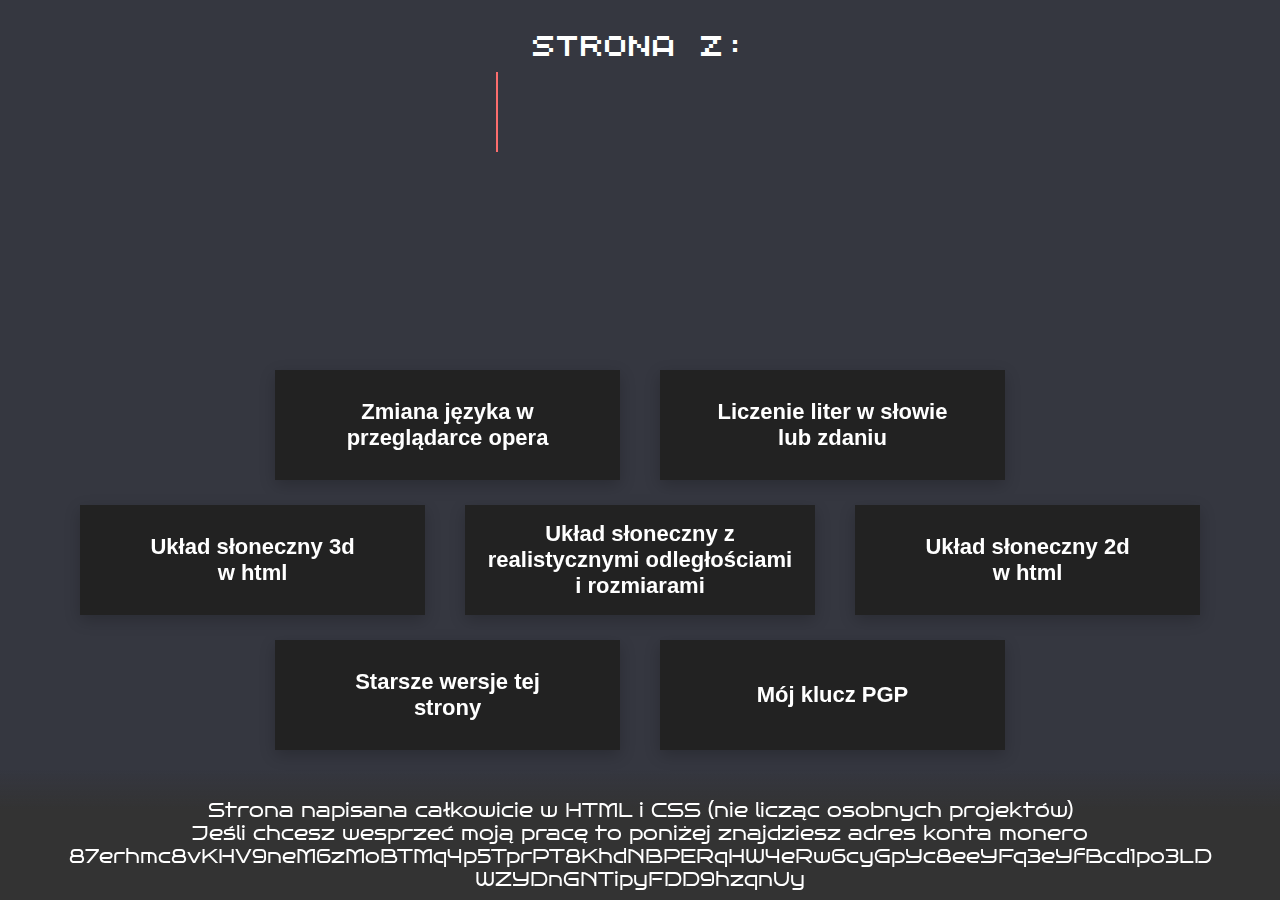
<file: index.html>
<!DOCTYPE html>
<html lang="pl">
<head>
	<meta charset="UTF-8">
	<title>Moja strona internetowa</title>
	<meta name="viewport" content="width=device-width, initial-scale=1.0">
	<link rel="stylesheet" href="style.css">
    <!--<script src="script.js"></script>-->
</head>
<body>
    <div class="wrapper">
        <div class="static-txt">Strona z:</div>
          <ul class="dynamic-txts">
            <li><span>Projektami</span></li>
            <li><span>Kopiami</span></li>
            <li><span>Linkami</span></li>
            <li><span>Archiwami</span></li>
          </ul>
      </div>
    <div id="mainpage">
        <div class="buttonsall">
        
        <div class="btn2" id="archiwami">
            <a href="zmiana-jezyka-opera/index.html" style="text-decoration: none;"><button><span>Zmiana języka w przeglądarce opera</span></button></a> 
        </div>
        <div class="btn3" id="pliki">
            <a href="liczenie-liter-slow/index.html" style="text-decoration: none;"><button><span>Liczenie liter w słowie lub zdaniu</span></button></a> 
        </div>
        </div>
        <div class="buttonsall2">
            <div class="btn4" id="archiwami">
                <a href="solar-system-html-3d/index.html" style="text-decoration: none;"><button><span>Układ słoneczny 3d<br>w html<span></button></a> 
            </div>
            <div class="btn5" id="projekty">
                <a href="solar-system-html-3d-realistic/index.html" style="text-decoration: none;"><button><span>Układ słoneczny z<br>realistycznymi odległościami<br>i rozmiarami</span></button></a> 
            </div>
            <div class="btn6" id="pliki">
                <a href="solar-system-html-2d/index.html" style="text-decoration: none;"><button><span>Układ słoneczny 2d<br>w html</span></button></a> 
            </div>
        </div>
        
        <div class="buttonsall3">
        <div class="btn8" id="archiwami">
            <a href="stara-wersja-strony/index.html" style="text-decoration: none;"><button><span>Starsze wersje tej strony</span></button></a> 
        </div>
        <div class="btn9" id="pliki">
            <a href="PGP/index.html" style="text-decoration: none;"><button><span>Mój klucz PGP</span></button></a> 
        </div>
        </div>
    </div>
    <footer class="comp">
        <p>Strona napisana całkowicie w HTML i CSS (nie licząc osobnych projektów)<br>Jeśli chcesz wesprzeć moją pracę to poniżej znajdziesz adres konta monero<br>87erhmc8vKHV9neM6zMoBTMq4p5TprPT8KhdNBPERqHW4eRw6cyGpYc8eeYFq3eYfBcd1po3LDWZYDnGNTipyFDD9hzqnUy</p>
    </footer>
    <footer class="phone">
        <p>Strona napisana całkowicie w HTML i CSS<br>(nie licząc osobnych projektów)<br>Jeśli chcesz wesprzeć moją pracę to<br>poniżej znajdziesz adres konta monero:<br>87erhmc8vKHV9neM6zMoBTMq4p5TprPT<br>8KhdNBPERqHW4eRw6cyGpYc8eeYFq3eY<br>fBcd1po3LDWZYDnGNTipyFDD9hzqnUy</p>
    </footer>
    <footer class="comp-small">
        <p>Strona napisana całkowicie w HTML i CSS (nie licząc osobnych projektów)<br>Jeśli chcesz wesprzeć moją pracę to poniżej znajdziesz adres konta monero<br>87erhmc8vKHV9neM6zMoBTMq4p5TprPT8KhdNBPERqHW4eRw6cyGpYc8eeYFq3eYfBcd1po3LD<br>WZYDnGNTipyFDD9hzqnUy</p>
    </footer>
</body>
</html>
</file>
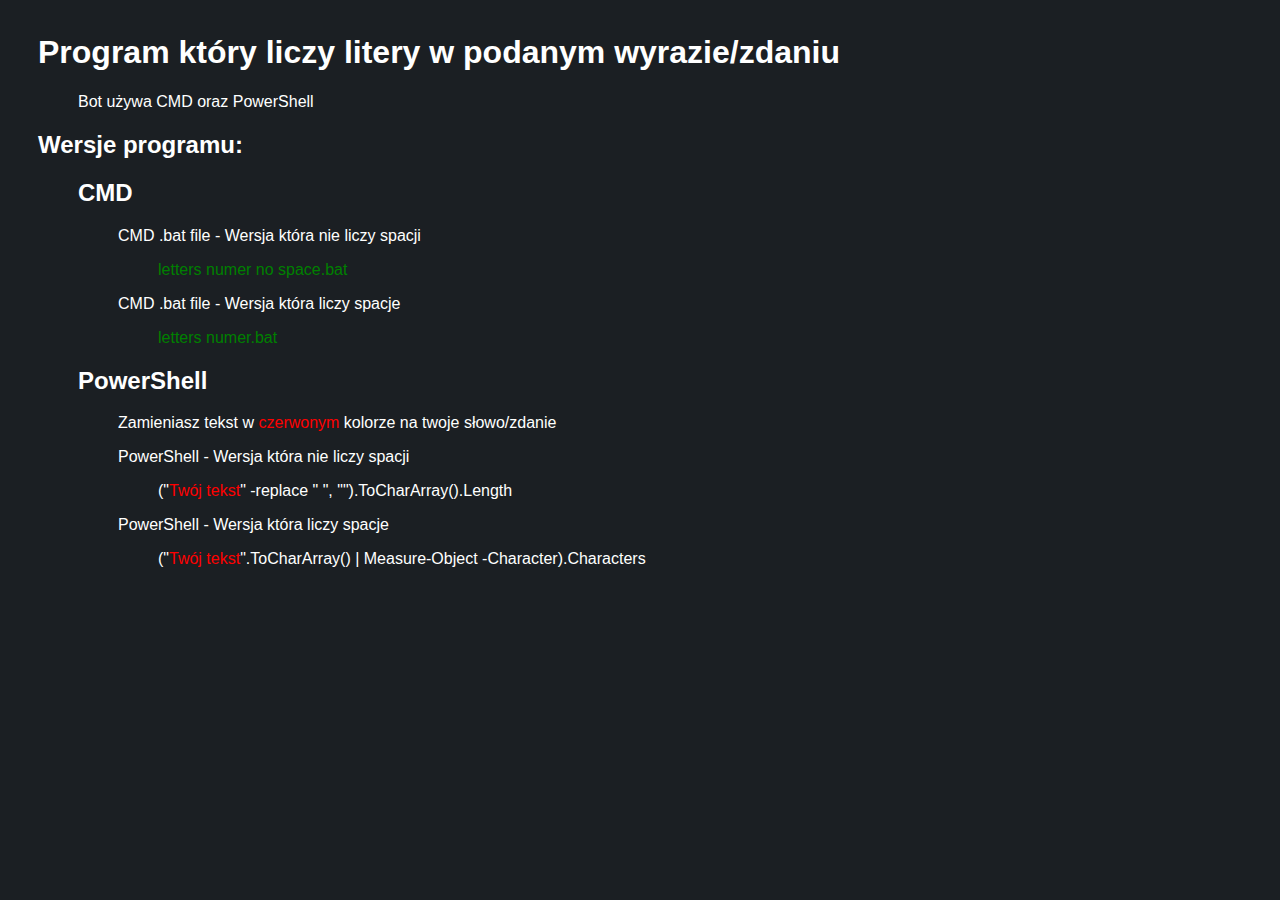
<file: liczenie-liter-slow/index.html>
<!DOCTYPE html>
<html lang="pl">
<head>
	<meta charset="UTF-8">
	<title>Moja strona internetowa</title>
	<meta name="viewport" content="width=device-width, initial-scale=1.0">
	<link rel="stylesheet" href="style.css">
</head>
<body>
    <h1>Program który liczy litery w podanym wyrazie/zdaniu</h1>
    <ul><p>Bot używa CMD oraz PowerShell</p></ul>
    <h2>Wersje programu:</h2>
	<ul>
		<h2>CMD</h2>
		<ul>
			<li><p>CMD .bat file - Wersja która nie liczy spacji</p></li>
			<a href="files/letters_numer_no_space.bat" style="color: green; text-decoration: none;"><ul><p>letters numer no space.bat</p></ul></a>
			<li><p>CMD .bat file - Wersja która liczy spacje</p></li>
			<a href="files/letters_numer.bat" style="color: green; text-decoration: none;"><ul><p>letters numer.bat</p></ul></a>
		</ul>
		<h2>PowerShell</h2>
		<ul>
			<p>Zamieniasz tekst w <span class="replace-text">czerwonym</span> kolorze na twoje słowo/zdanie</p>
			<li><p>PowerShell - Wersja która nie liczy spacji<p></li>
			<ul><p>("<span class="replace-text">Twój tekst</span>" -replace " ", "").ToCharArray().Length</p></ul>
			<li><p>PowerShell - Wersja która liczy spacje</p></li>
			<ul><p>("<span class="replace-text">Twój tekst</span>".ToCharArray() | Measure-Object -Character).Characters</p></ul>
		</ul>
	</ul>
</body>
</file>
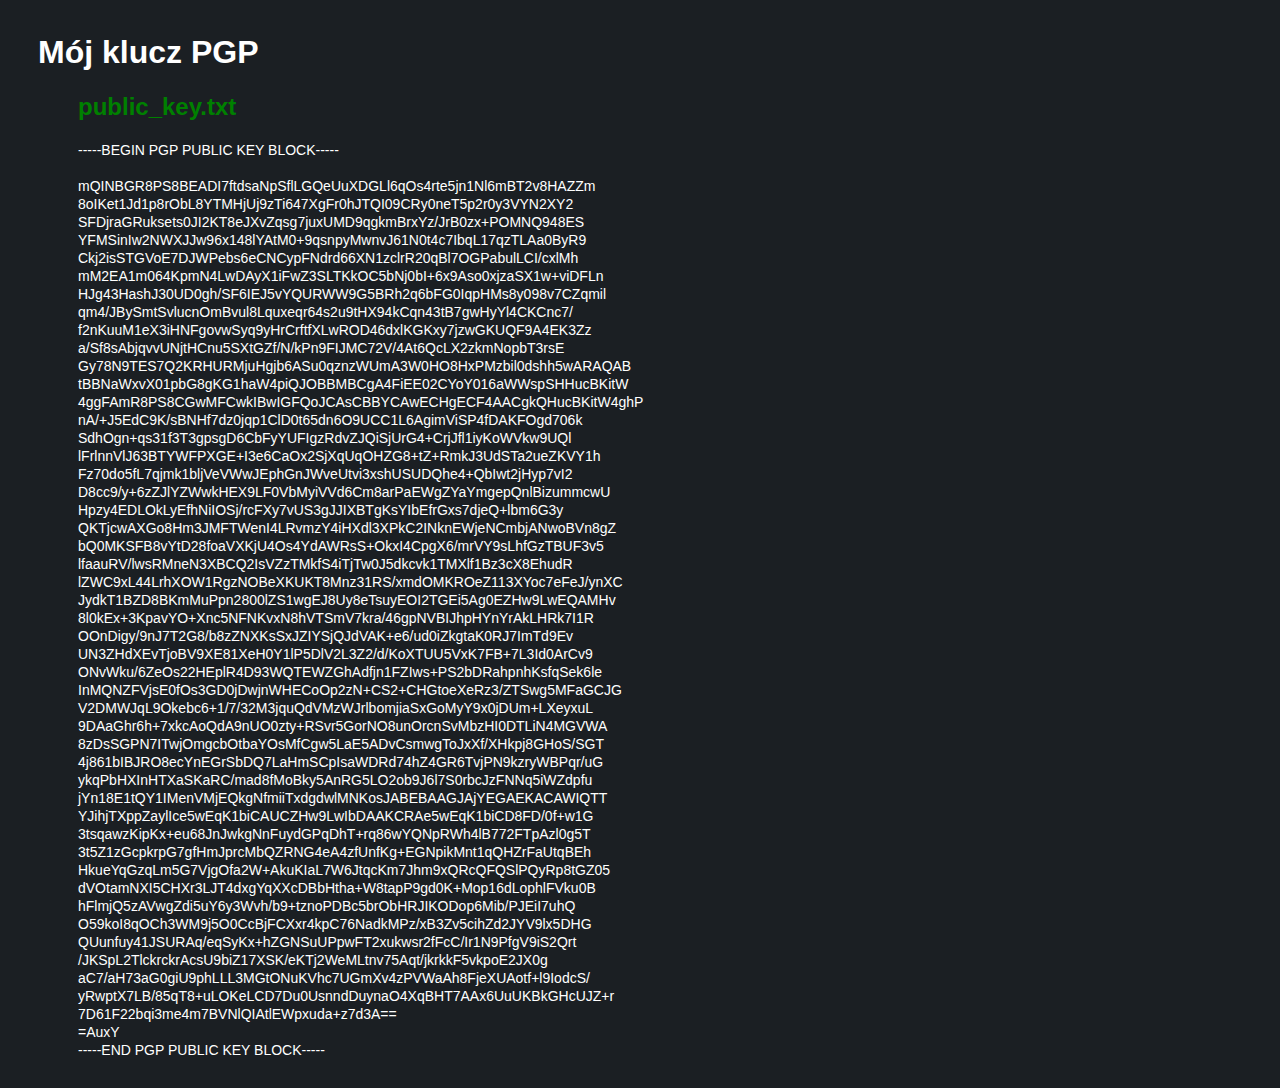
<file: PGP/index.html>
<!DOCTYPE html>
<html lang="pl">
<head>
	<meta charset="UTF-8">
	<title>Moja strona internetowa</title>
	<meta name="viewport" content="width=device-width, initial-scale=1.0">
	<link rel="stylesheet" href="style.css">
</head>
<body>
    <h1>Mój klucz PGP</h1>
    <ul><h2><a href="files/public_key.txt" style="color: green; text-decoration: none;" download>public_key.txt</a></h2></ul>
            <ul><p><span>
                -----BEGIN PGP PUBLIC KEY BLOCK-----<br><br>
mQINBGR8PS8BEADI7ftdsaNpSflLGQeUuXDGLl6qOs4rte5jn1Nl6mBT2v8HAZZm<br>
8oIKet1Jd1p8rObL8YTMHjUj9zTi647XgFr0hJTQI09CRy0neT5p2r0y3VYN2XY2<br>
SFDjraGRuksets0JI2KT8eJXvZqsg7juxUMD9qgkmBrxYz/JrB0zx+POMNQ948ES<br>
YFMSinIw2NWXJJw96x148lYAtM0+9qsnpyMwnvJ61N0t4c7IbqL17qzTLAa0ByR9<br>
Ckj2isSTGVoE7DJWPebs6eCNCypFNdrd66XN1zclrR20qBl7OGPabulLCI/cxlMh<br>
mM2EA1m064KpmN4LwDAyX1iFwZ3SLTKkOC5bNj0bI+6x9Aso0xjzaSX1w+viDFLn<br>
HJg43HashJ30UD0gh/SF6IEJ5vYQURWW9G5BRh2q6bFG0IqpHMs8y098v7CZqmil<br>
qm4/JBySmtSvlucnOmBvul8Lquxeqr64s2u9tHX94kCqn43tB7gwHyYl4CKCnc7/<br>
f2nKuuM1eX3iHNFgovwSyq9yHrCrftfXLwROD46dxlKGKxy7jzwGKUQF9A4EK3Zz<br>
a/Sf8sAbjqvvUNjtHCnu5SXtGZf/N/kPn9FIJMC72V/4At6QcLX2zkmNopbT3rsE<br>
Gy78N9TES7Q2KRHURMjuHgjb6ASu0qznzWUmA3W0HO8HxPMzbil0dshh5wARAQAB<br>
tBBNaWxvX01pbG8gKG1haW4piQJOBBMBCgA4FiEE02CYoY016aWWspSHHucBKitW<br>
4ggFAmR8PS8CGwMFCwkIBwIGFQoJCAsCBBYCAwECHgECF4AACgkQHucBKitW4ghP<br>
nA/+J5EdC9K/sBNHf7dz0jqp1ClD0t65dn6O9UCC1L6AgimViSP4fDAKFOgd706k<br>
SdhOgn+qs31f3T3gpsgD6CbFyYUFIgzRdvZJQiSjUrG4+CrjJfl1iyKoWVkw9UQl<br>
lFrlnnVlJ63BTYWFPXGE+I3e6CaOx2SjXqUqOHZG8+tZ+RmkJ3UdSTa2ueZKVY1h<br>
Fz70do5fL7qjmk1bljVeVWwJEphGnJWveUtvi3xshUSUDQhe4+QbIwt2jHyp7vI2<br>
D8cc9/y+6zZJlYZWwkHEX9LF0VbMyiVVd6Cm8arPaEWgZYaYmgepQnlBizummcwU<br>
Hpzy4EDLOkLyEfhNiIOSj/rcFXy7vUS3gJJIXBTgKsYIbEfrGxs7djeQ+lbm6G3y<br>
QKTjcwAXGo8Hm3JMFTWenI4LRvmzY4iHXdl3XPkC2INknEWjeNCmbjANwoBVn8gZ<br>
bQ0MKSFB8vYtD28foaVXKjU4Os4YdAWRsS+OkxI4CpgX6/mrVY9sLhfGzTBUF3v5<br>
lfaauRV/lwsRMneN3XBCQ2IsVZzTMkfS4iTjTw0J5dkcvk1TMXlf1Bz3cX8EhudR<br>
lZWC9xL44LrhXOW1RgzNOBeXKUKT8Mnz31RS/xmdOMKROeZ113XYoc7eFeJ/ynXC<br>
JydkT1BZD8BKmMuPpn2800lZS1wgEJ8Uy8eTsuyEOI2TGEi5Ag0EZHw9LwEQAMHv<br>
8l0kEx+3KpavYO+Xnc5NFNKvxN8hVTSmV7kra/46gpNVBIJhpHYnYrAkLHRk7I1R<br>
OOnDigy/9nJ7T2G8/b8zZNXKsSxJZIYSjQJdVAK+e6/ud0iZkgtaK0RJ7ImTd9Ev<br>
UN3ZHdXEvTjoBV9XE81XeH0Y1lP5DlV2L3Z2/d/KoXTUU5VxK7FB+7L3Id0ArCv9<br>
ONvWku/6ZeOs22HEplR4D93WQTEWZGhAdfjn1FZIws+PS2bDRahpnhKsfqSek6le<br>
InMQNZFVjsE0fOs3GD0jDwjnWHECoOp2zN+CS2+CHGtoeXeRz3/ZTSwg5MFaGCJG<br>
V2DMWJqL9Okebc6+1/7/32M3jquQdVMzWJrlbomjiaSxGoMyY9x0jDUm+LXeyxuL<br>
9DAaGhr6h+7xkcAoQdA9nUO0zty+RSvr5GorNO8unOrcnSvMbzHI0DTLiN4MGVWA<br>
8zDsSGPN7ITwjOmgcbOtbaYOsMfCgw5LaE5ADvCsmwgToJxXf/XHkpj8GHoS/SGT<br>
4j861bIBJRO8ecYnEGrSbDQ7LaHmSCpIsaWDRd74hZ4GR6TvjPN9kzryWBPqr/uG<br>
ykqPbHXInHTXaSKaRC/mad8fMoBky5AnRG5LO2ob9J6l7S0rbcJzFNNq5iWZdpfu<br>
jYn18E1tQY1IMenVMjEQkgNfmiiTxdgdwlMNKosJABEBAAGJAjYEGAEKACAWIQTT<br>
YJihjTXppZaylIce5wEqK1biCAUCZHw9LwIbDAAKCRAe5wEqK1biCD8FD/0f+w1G<br>
3tsqawzKipKx+eu68JnJwkgNnFuydGPqDhT+rq86wYQNpRWh4lB772FTpAzl0g5T<br>
3t5Z1zGcpkrpG7gfHmJprcMbQZRNG4eA4zfUnfKg+EGNpikMnt1qQHZrFaUtqBEh<br>
HkueYqGzqLm5G7VjgOfa2W+AkuKIaL7W6JtqcKm7Jhm9xQRcQFQSlPQyRp8tGZ05<br>
dVOtamNXI5CHXr3LJT4dxgYqXXcDBbHtha+W8tapP9gd0K+Mop16dLophlFVku0B<br>
hFlmjQ5zAVwgZdi5uY6y3Wvh/b9+tznoPDBc5brObHRJIKODop6Mib/PJEiI7uhQ<br>
O59koI8qOCh3WM9j5O0CcBjFCXxr4kpC76NadkMPz/xB3Zv5cihZd2JYV9lx5DHG<br>
QUunfuy41JSURAq/eqSyKx+hZGNSuUPpwFT2xukwsr2fFcC/Ir1N9PfgV9iS2Qrt<br>
/JKSpL2TlckrckrAcsU9biZ17XSK/eKTj2WeMLtnv75Aqt/jkrkkF5vkpoE2JX0g<br>
aC7/aH73aG0giU9phLLL3MGtONuKVhc7UGmXv4zPVWaAh8FjeXUAotf+l9IodcS/<br>
yRwptX7LB/85qT8+uLOKeLCD7Du0UsnndDuynaO4XqBHT7AAx6UuUKBkGHcUJZ+r<br>
7D61F22bqi3me4m7BVNlQIAtlEWpxuda+z7d3A==<br>
=AuxY<br>
-----END PGP PUBLIC KEY BLOCK-----
            </span></p></ul>
</body>
</file>
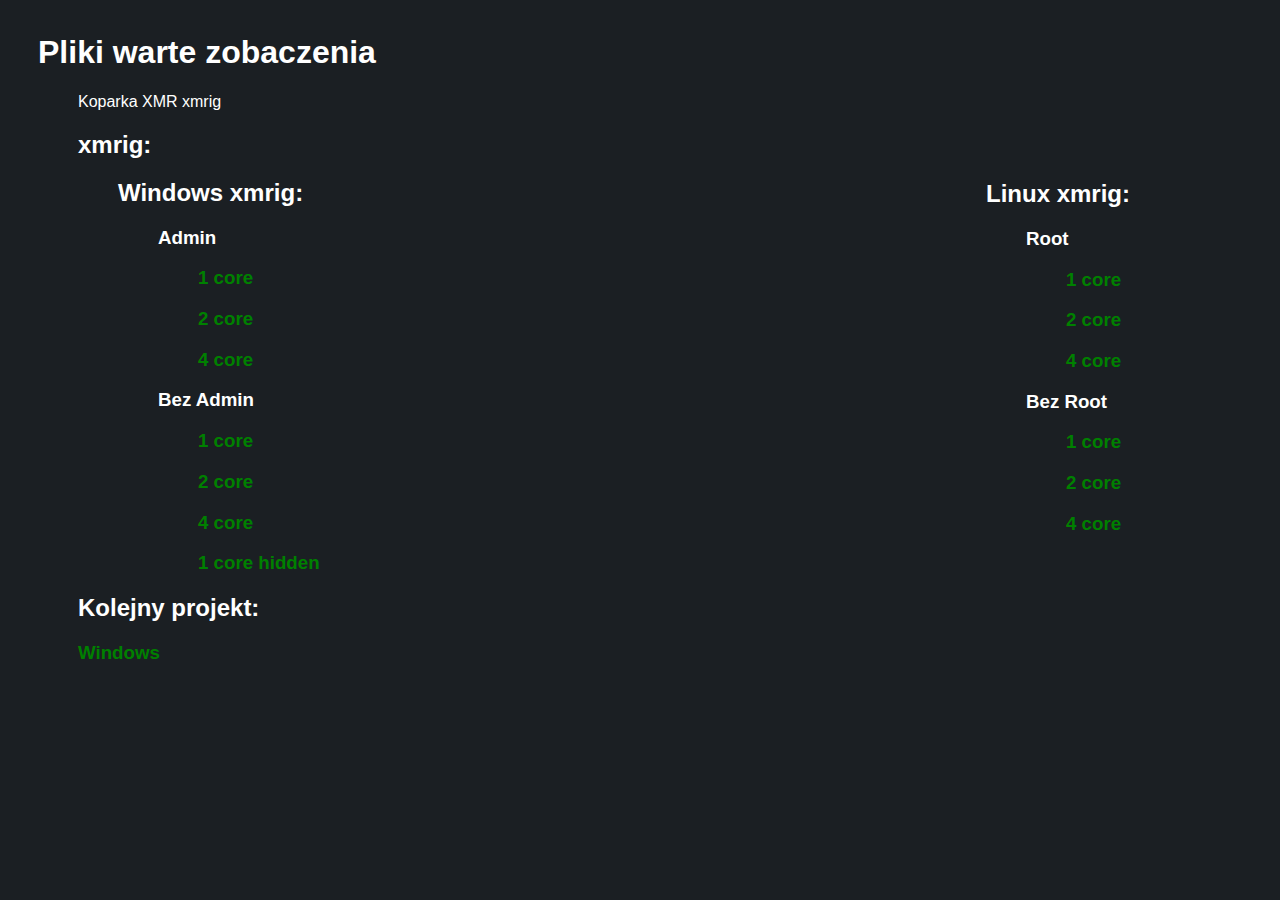
<file: pliki-warte-zobaczenia/index.html>
<!DOCTYPE html>
<html lang="pl">
<head>
	<meta charset="UTF-8">
	<title>Moja strona internetowa</title>
	<meta name="viewport" content="width=device-width, initial-scale=1.0">
	<link rel="stylesheet" href="style.css">
</head>
<body>
    <h1>Pliki warte zobaczenia</h1>
    <ul><p>Koparka XMR xmrig</p></ul>
	<ul>
		<h2 class="xmrig">xmrig:</h2>
		<ul>
			<div class="windows">
				<h2>Windows xmrig:</h2>
				<ul>
					<h3>Admin</h3>
					<ul>
						<a href="files/xmrig_admin_1_core.zip" style="text-decoration: none;"><h3>1 core</h3></a>
						<a href="files/xmrig_admin_2_cores.zip" style="text-decoration: none;"><h3>2 core</h3></a>
						<a href="files/xmrig_admin_4_cores.zip" style="text-decoration: none;"><h3>4 core</h3></a>
					</ul>
				</ul>
				<ul>
					<h3>Bez Admin</h3>
					<ul>
						<a href="files/xmrig_no_admin_1_core.zip" style="text-decoration: none;"><h3>1 core</h3></a>
						<a href="files/xmrig_no_admin_2_cores.zip" style="text-decoration: none;"><h3>2 core</h3></a>
						<a href="files/xmrig_no_admin_4_cores.zip" style="text-decoration: none;"><h3>4 core</h3></a>
						<a href="files/xmrig_no_admin.zip" style="text-decoration: none;"><h3>1 core hidden</h3></a>
					</ul>
				</ul>
			</div>
			<div class="linux">
				<h2>Linux xmrig:</h2>
				<ul>
					<h3>Root</h3>
					<ul>
						<a href="files/xmrig_root_1_core.zip" style="text-decoration: none;"><h3>1 core</h3></a>
						<a href="files/xmrig_root_2_cores.zip" style="text-decoration: none;"><h3>2 core</h3></a>
						<a href="files/xmrig_root_4_cores.zip" style="text-decoration: none;"><h3>4 core</h3></a>
					</ul>
					<h3>Bez Root</h3>
					<ul>
						<a href="files/xmrig_no_root_1_core.zip" style="text-decoration: none;"><h3>1 core</h3></a>
						<a href="files/xmrig_no_root_2_cores.zip" style="text-decoration: none;"><h3>2 core</h3></a>
						<a href="files/xmrig_no_root_4_cores.zip" style="text-decoration: none;"><h3>4 core</h3></a>
					</ul>
				</ul>
			</div>
		</ul>
		<h2 class="xmrig">Kolejny projekt:</h2>
		<a href="files/Win10_21H2_English_x64.iso" style="text-decoration: none;"><h3>Windows</h3></a>
	</ul>
	</u>
</body>
</file>
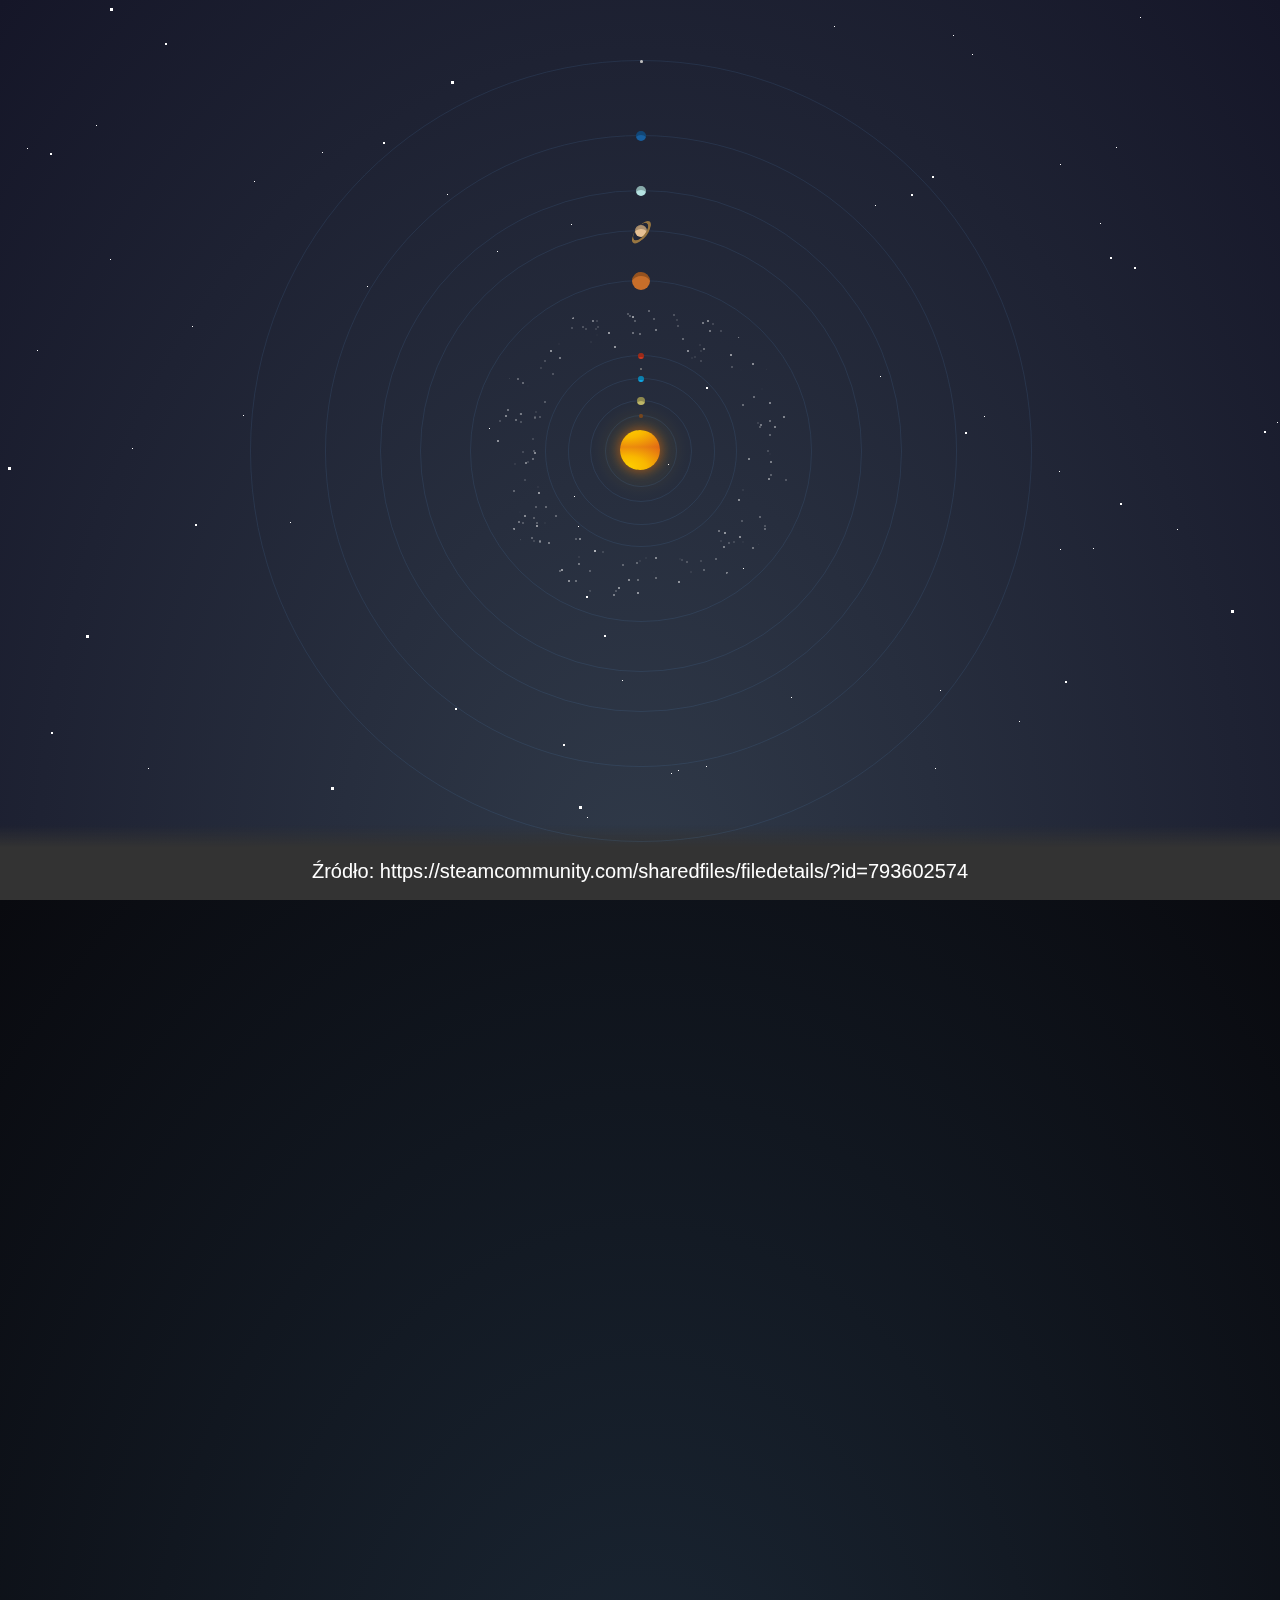
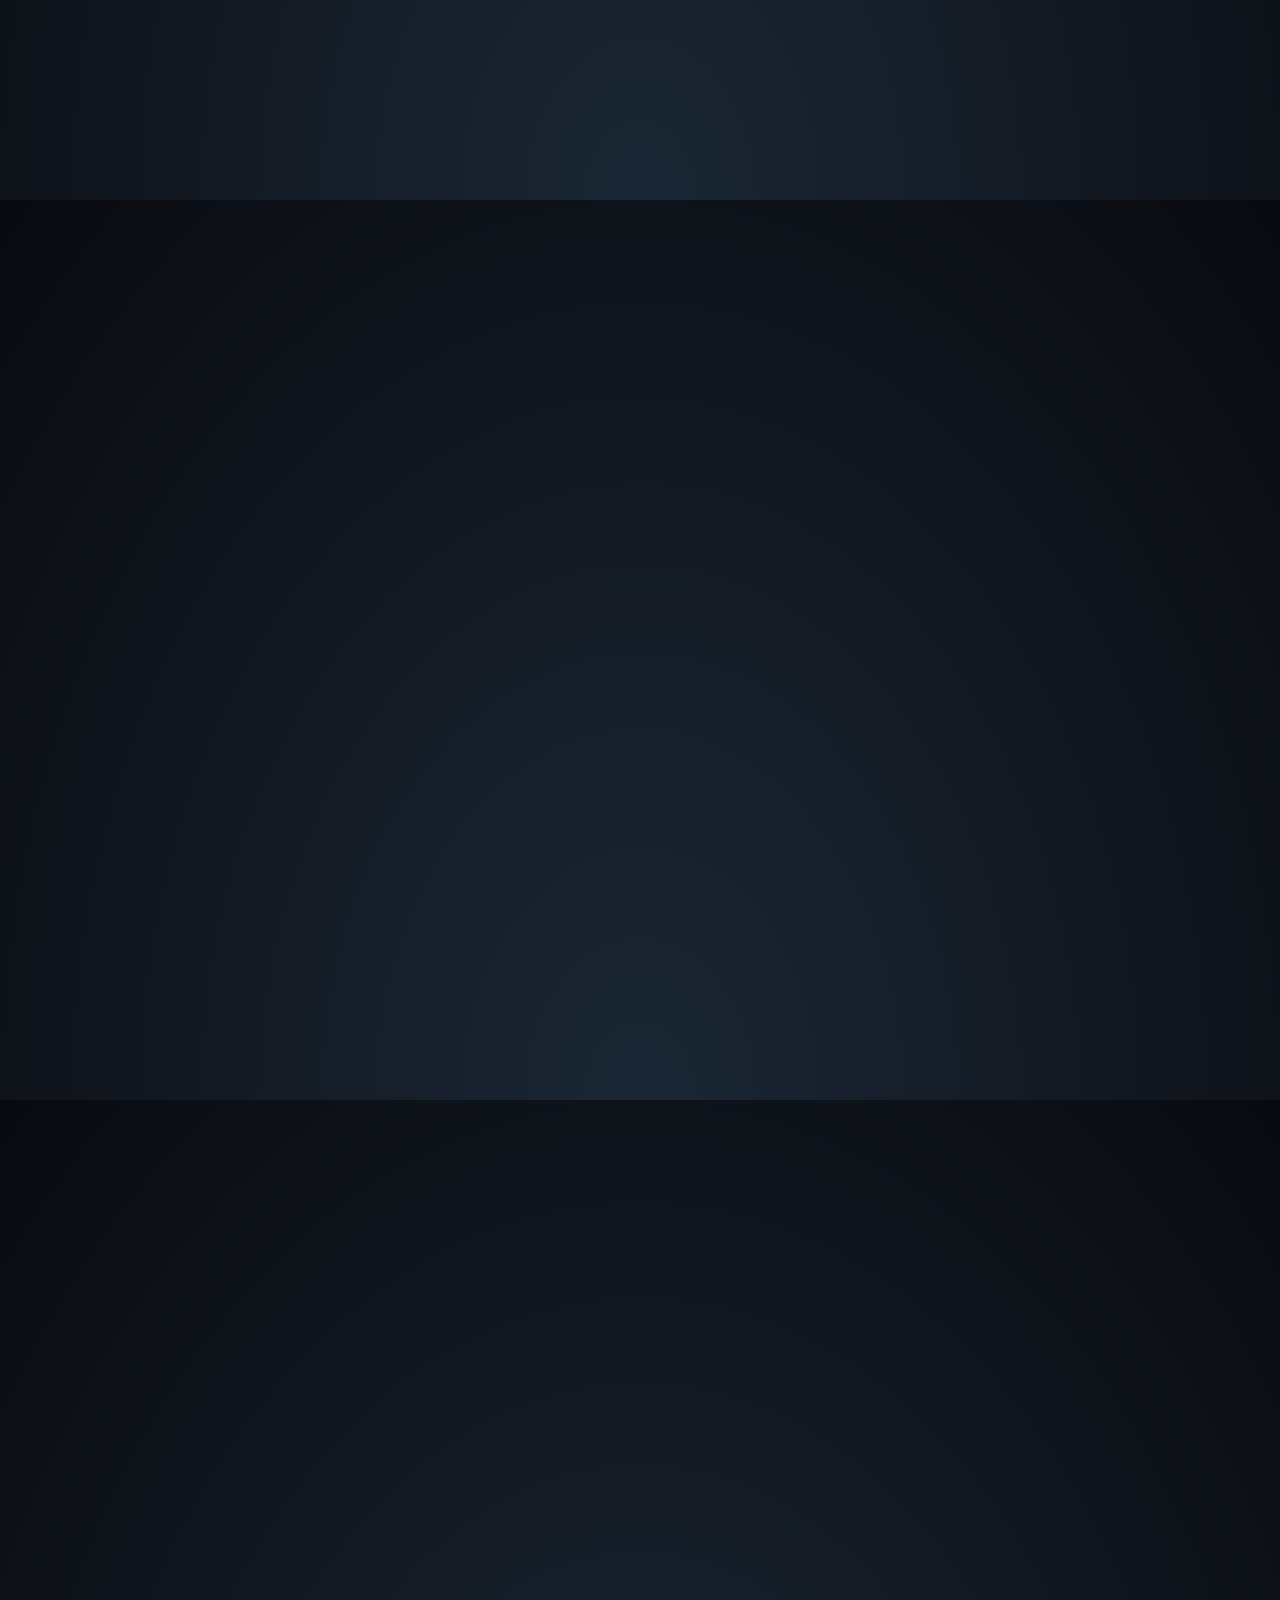
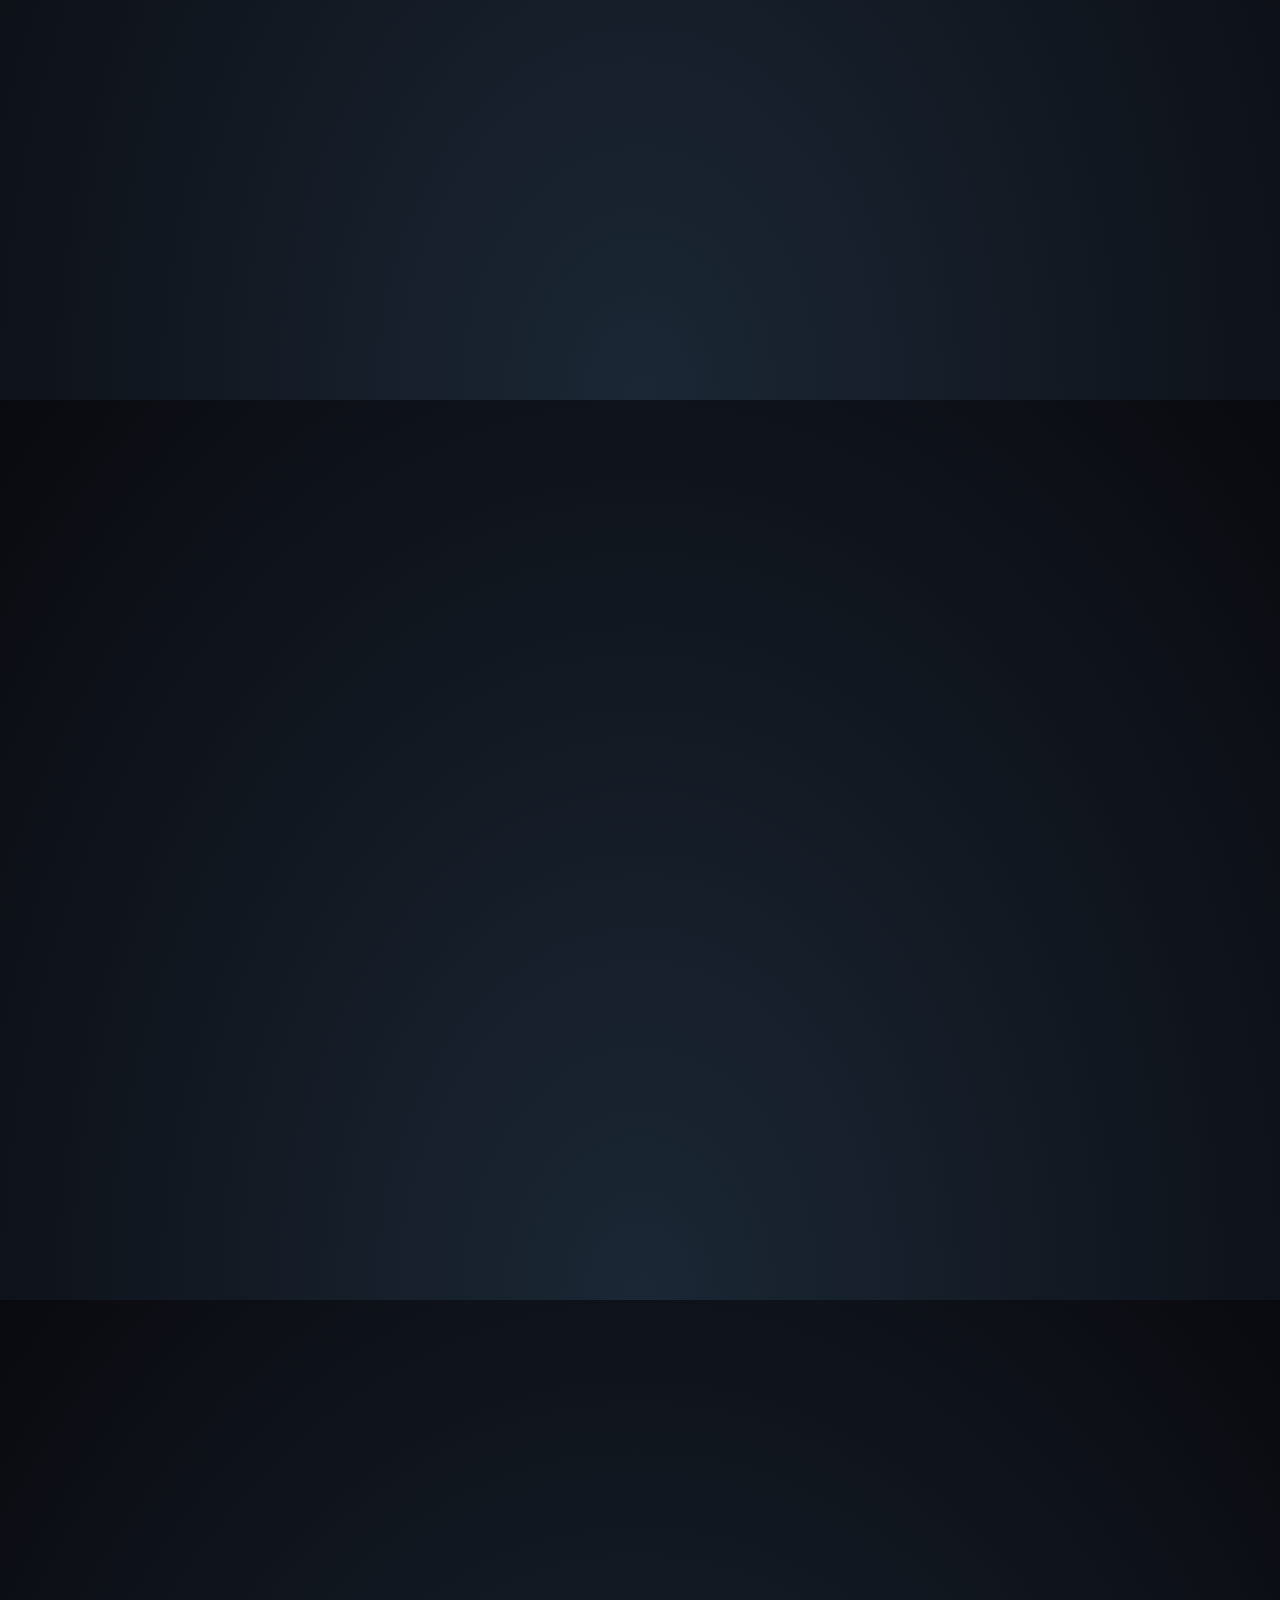
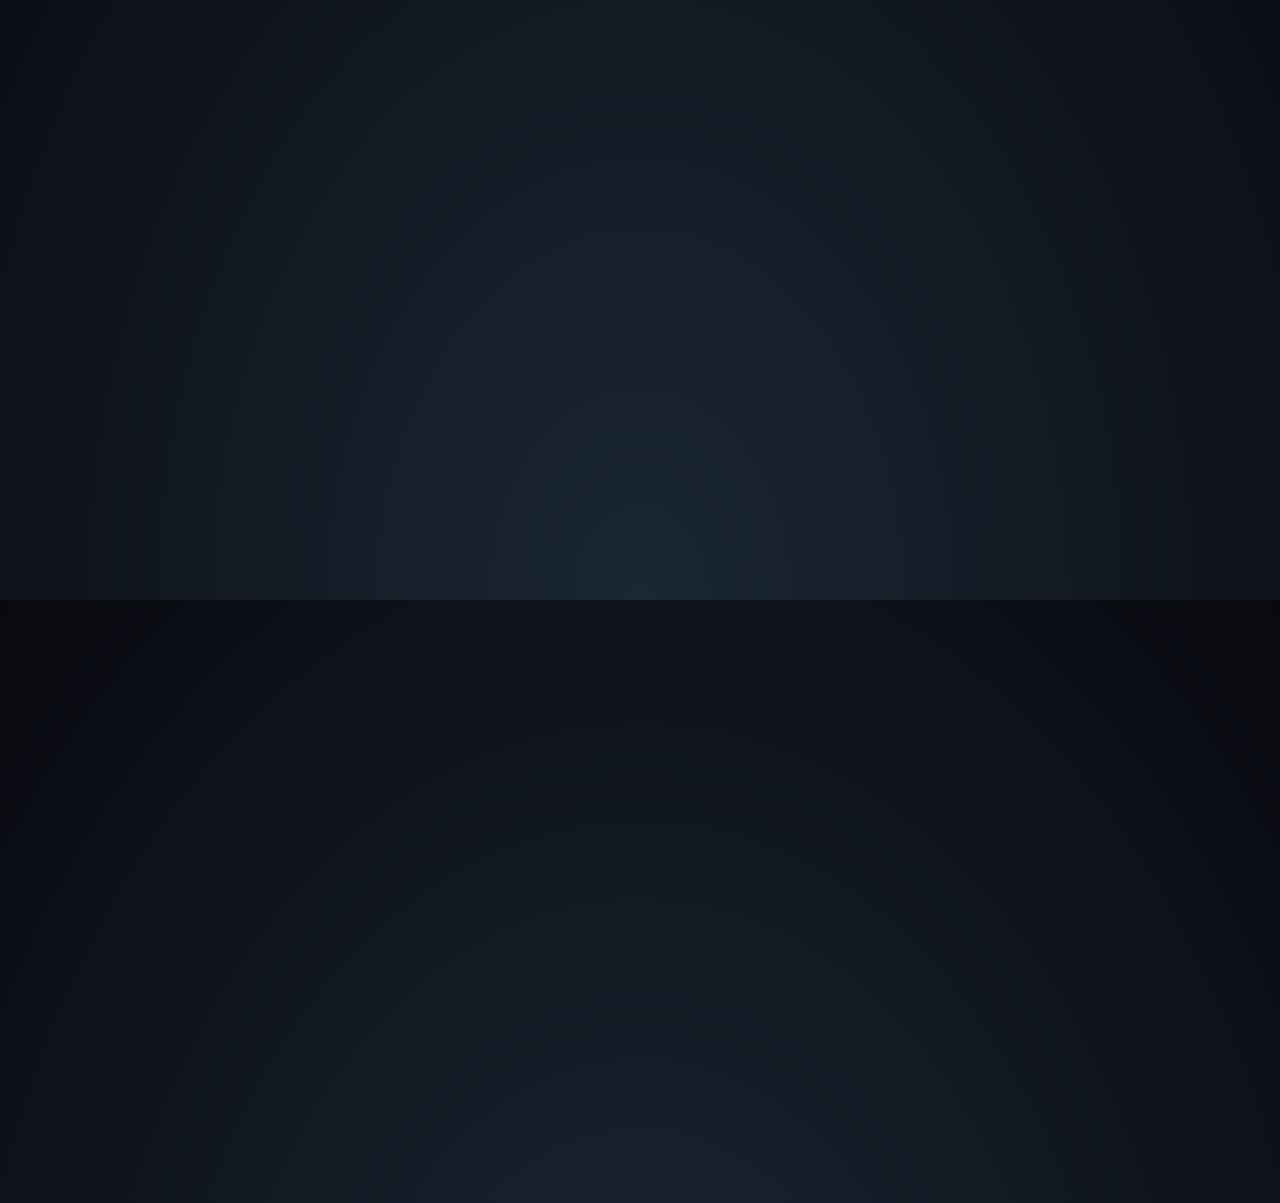
<file: solar-system-html-2d/index.html>
<!DOCTYPE html>
<head>
    <title>Moja strona internetowa</title>
    <link rel="stylesheet" href="./solar.css" type="text/css">
    <link rel="stylesheet" href="./stars.css" type="text/css">
    <script src="settings.js"></script>
</head>
<body class="enable-animations layout-column" shortcuts="">
    <div class="space">
      <div class="stars" id="stars"></div>
      <div class="stars2" id="stars2"></div>
      <div class="stars3" id="stars3"></div>
        <div class="solar-syst" id="solar-syst">
            <div class="sun"></div>
            <div class="mercury"></div>
            <div class="venus"></div>
            <div class="earth"></div>
            <div class="mars"></div>
            <div class="jupiter"></div>
            <div class="saturn"></div>
            <div class="uranus"></div>
            <div class="neptune"></div>
            <div class="pluto"></div>
            <div class="asteroids-belt"></div>
        </div>
    </div>
    <footer>
        <p>Źródło: https://steamcommunity.com/sharedfiles/filedetails/?id=793602574</p>
    </footer>
</body>
</html>
</file>
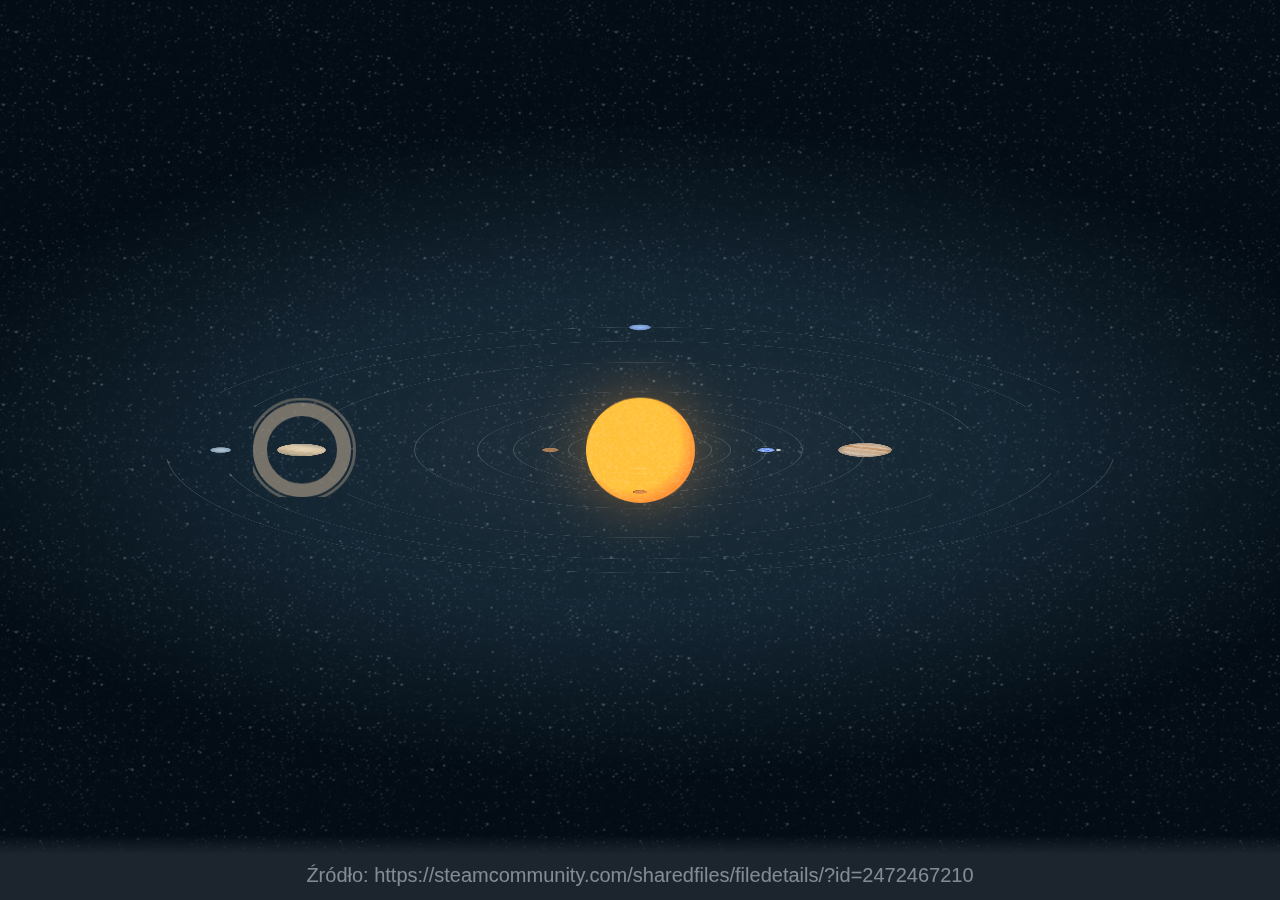
<file: solar-system-html-3d/index.html>
<!doctype html>
<html lang="en">
  <head>
    <meta charset="utf-8">
    <meta http-equiv="X-UA-Compatible" content="IE=Edge;chrome=1">
    <meta name="viewport" content="width=device-width, initial-scale=1.0, user-scalable = no">
    <meta name="apple-mobile-web-app-capable" content="yes">
    <meta name="apple-mobile-web-app-status-bar-style" content="black">
    <title dir="ltr">Solar System</title>
    <link rel="stylesheet" type="text/css" media="screen" href="css/styles.css">
  </head>
  <body class="opening hide-UI view-2D zoom-large data-close controls-close">
    <!--
    <div id="navbar">
      <a id="toggle-data" href="#data"><i class="icon-data"></i>Data</a>
      <a id="toggle-controls" href="#controls"><i class="icon-controls"></i>Controls</a>
    </div>
    -->
    <!--
    <div id="data">
      <a class="sun" title="sun" href="#sunspeed">Sun</a>
      <a class="mercury" title="mercury" href="#mercuryspeed">Mercury</a>
      <a class="venus" title="venus" href="#venusspeed">Venus</a>
      <a class="earth active" title="earth" href="#earthspeed">Earth</a>
      <a class="mars" title="mars" href="#marsspeed">Mars</a>
      <a class="jupiter" title="jupiter" href="#jupiterspeed">Jupiter</a>
      <a class="saturn" title="saturn" href="#saturnspeed">Saturn</a>
      <a class="uranus" title="uranus" href="#uranusspeed">Uranus</a>
      <a class="neptune" title="neptune" href="#neptunespeed">Neptune</a>
    </div>
    <div id="controls">
      <label class="set-view">
        <input type="checkbox">
      </label>
      <label class="set-zoom">
        <input type="checkbox">
      </label>
      <label>
        <input type="radio" class="set-speed" name="scale" checked>
        <span>Speed</span>
      </label>
      <label>
        <input type="radio" class="set-size" name="scale">
        <span>Size</span>
      </label>
      <label>
        <input type="radio" class="set-distance" name="scale">
        <span>Distance</span>
      </label>
    </div>
    -->
    <div id="universe" class="scale-stretched">
      <div id="galaxy">
        <div id="solar-system" class="earth">
          <div id="mercury" class="orbit">
            <div class="pos">
              <div class="planet">
                <dl class="infos">
                  <dt>Mercury</dt>
                  <dd><span></span></dd>
                </dl>
              </div>
            </div>
          </div>
          <div id="venus" class="orbit">
            <div class="pos">
              <div class="planet">
                <dl class="infos">
                  <dt>Venus</dt>
                  <dd><span></span></dd>
                </dl>
              </div>
            </div>
          </div>
          <div id="earth" class="orbit">
            <div class="pos">
              <div class="orbit">
                <div class="pos">
                  <div class="moon"></div>
                </div>
              </div>
              <div class="planet">
                <dl class="infos">
                  <dt>Earth</dt>
                  <dd><span></span></dd>
                </dl>
              </div>
            </div>
          </div>
          <div id="mars" class="orbit">
            <div class="pos">
              <div class="planet">
                <dl class="infos">
                  <dt>Mars</dt>
                  <dd><span></span></dd>
                </dl>
              </div>
            </div>
          </div>
          <div id="jupiter" class="orbit">
            <div class="pos">
              <div class="planet">
                <dl class="infos">
                  <dt>Jupiter</dt>
                  <dd><span></span></dd>
                </dl>
              </div>
            </div>
          </div>
          <div id="saturn" class="orbit">
            <div class="pos">
              <div class="planet">
                <div class="ring"></div>
                <dl class="infos">
                  <dt>Saturn</dt>
                  <dd><span></span></dd>
                </dl>
              </div>
            </div>
          </div>
          <div id="uranus" class="orbit">
            <div class="pos">
              <div class="planet">
                <dl class="infos">
                  <dt>Uranus</dt>
                  <dd><span></span></dd>
                </dl>
              </div>
            </div>
          </div>
          <div id="neptune" class="orbit">
            <div class="pos">
              <div class="planet">
                <dl class="infos">
                  <dt>Neptune</dt>
                  <dd><span></span></dd>
                </dl>
              </div>
            </div>
          </div>
          <div id="sun">
            <dl class="infos">
              <dt>Sun</dt>
              <dd><span></span></dd>
            </dl>
          </div>
        </div>
      </div>
    </div>
    <script src="//ajax.googleapis.com/ajax/libs/jquery/1.8.1/jquery.min.js"></script>
    <script type="text/javascript">
    if (typeof jQuery == 'undefined') {
      document.write(unescape("%3Cscript src='js/jquery.min.js' type='text/javascript'%3E%3C/script%3E"));
    }
    </script>
    <script src="js/prefixfree.min.js"></script>
    <script src="js/scripts.js"></script>
    <footer>
      <p>Źródło: https://steamcommunity.com/sharedfiles/filedetails/?id=2472467210</p>
    </footer>
  </body>

</html>
</file>
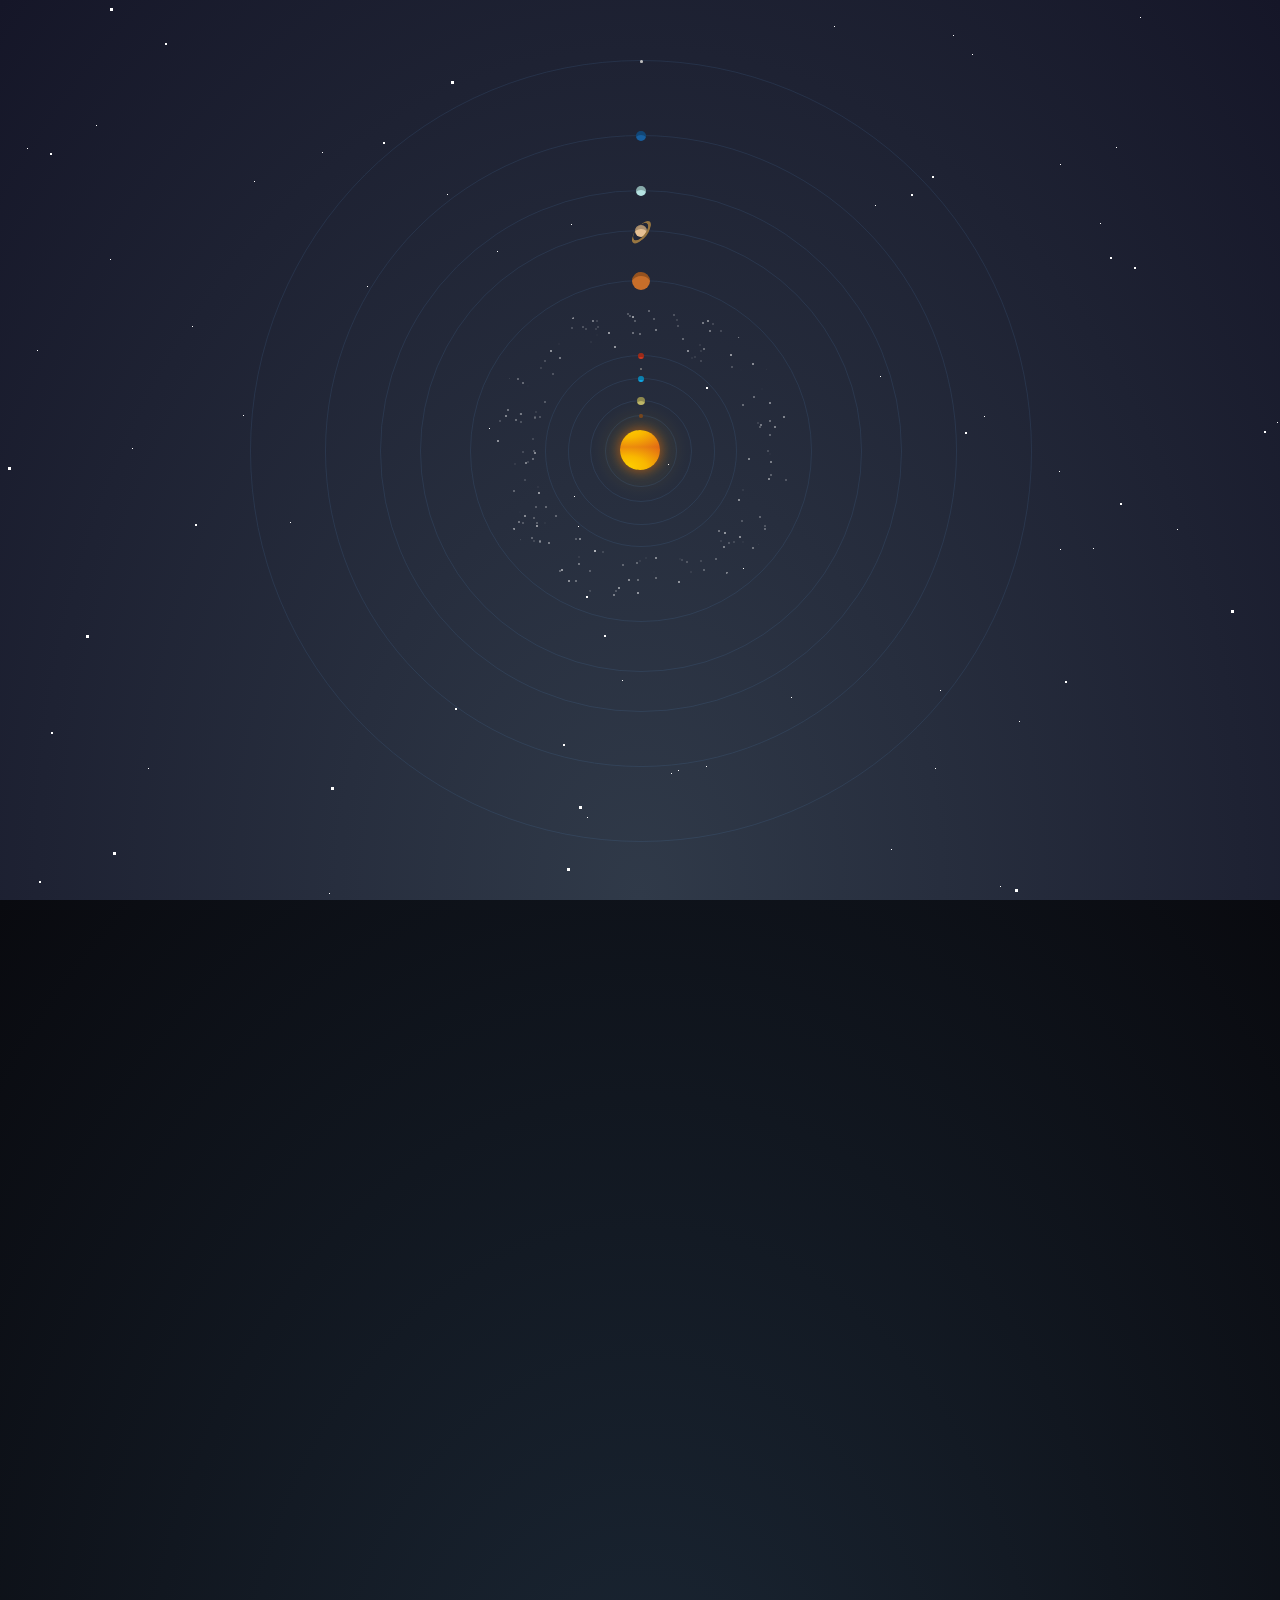
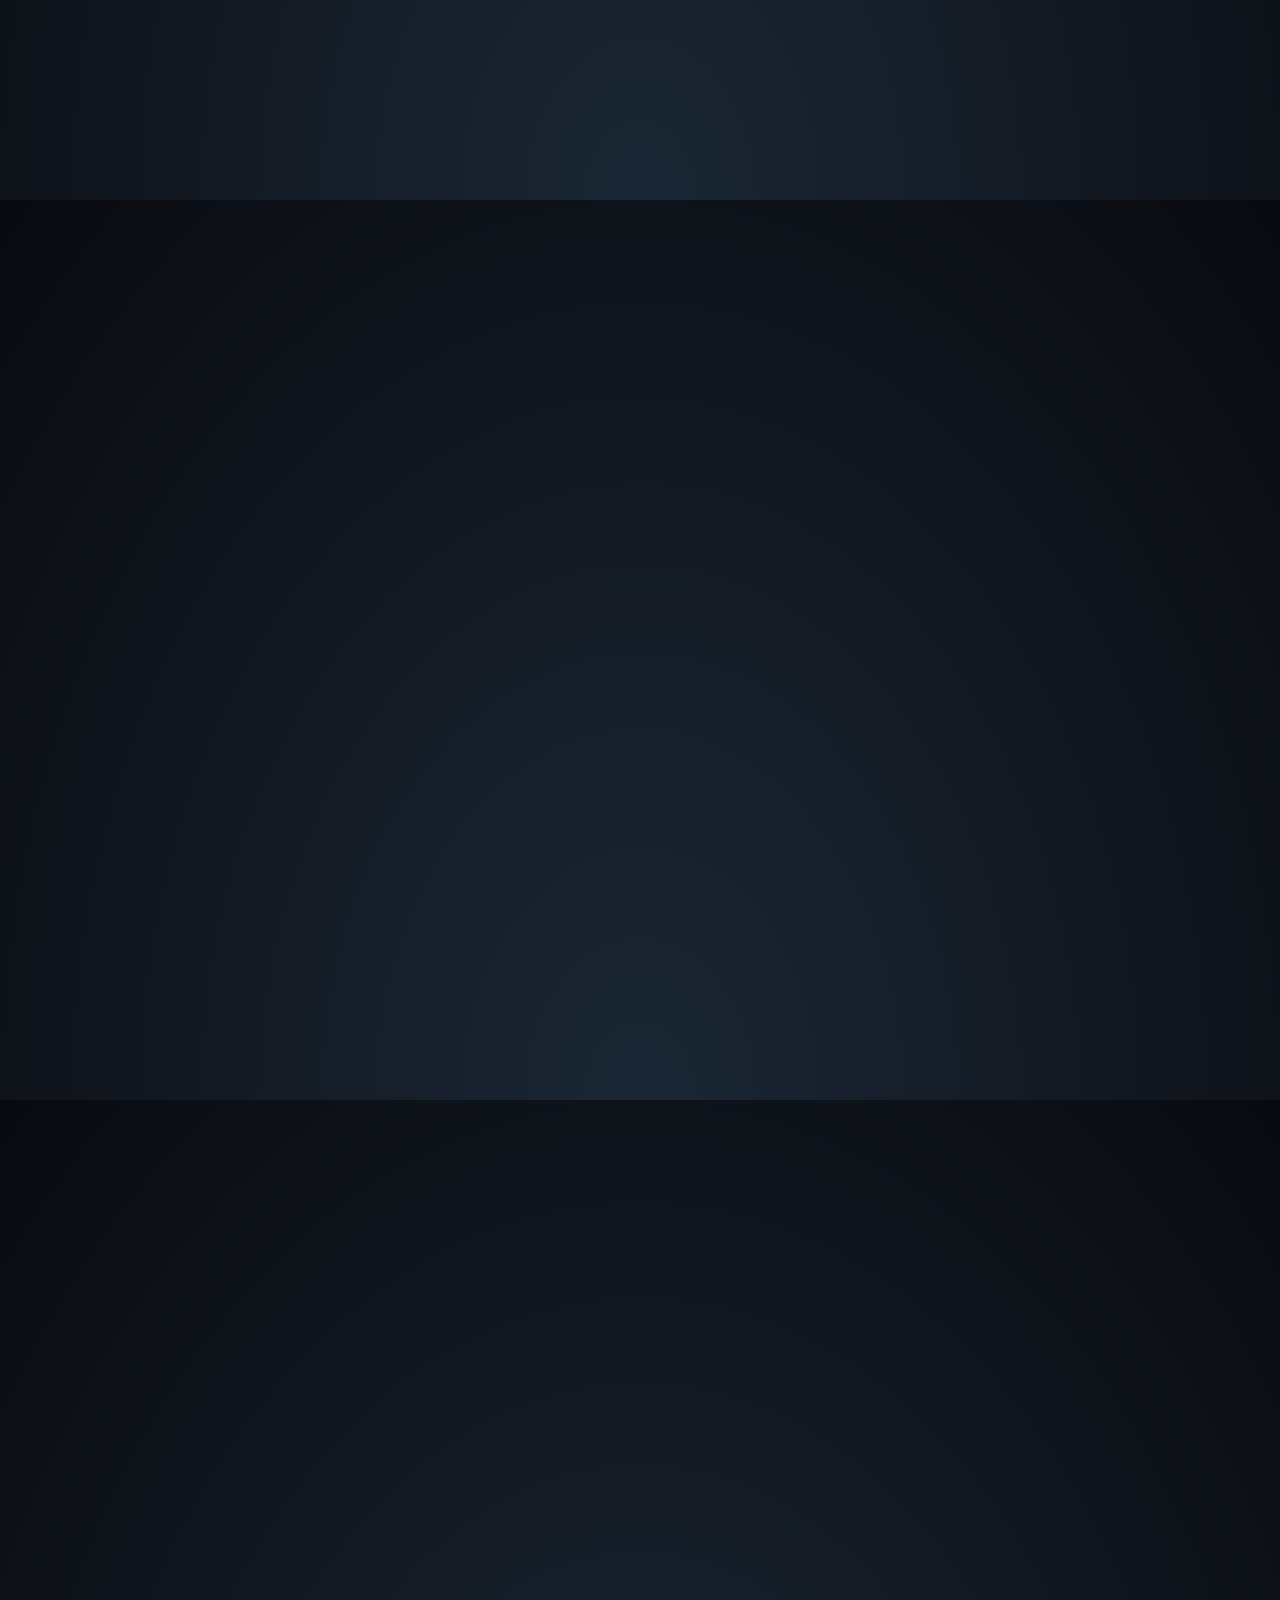
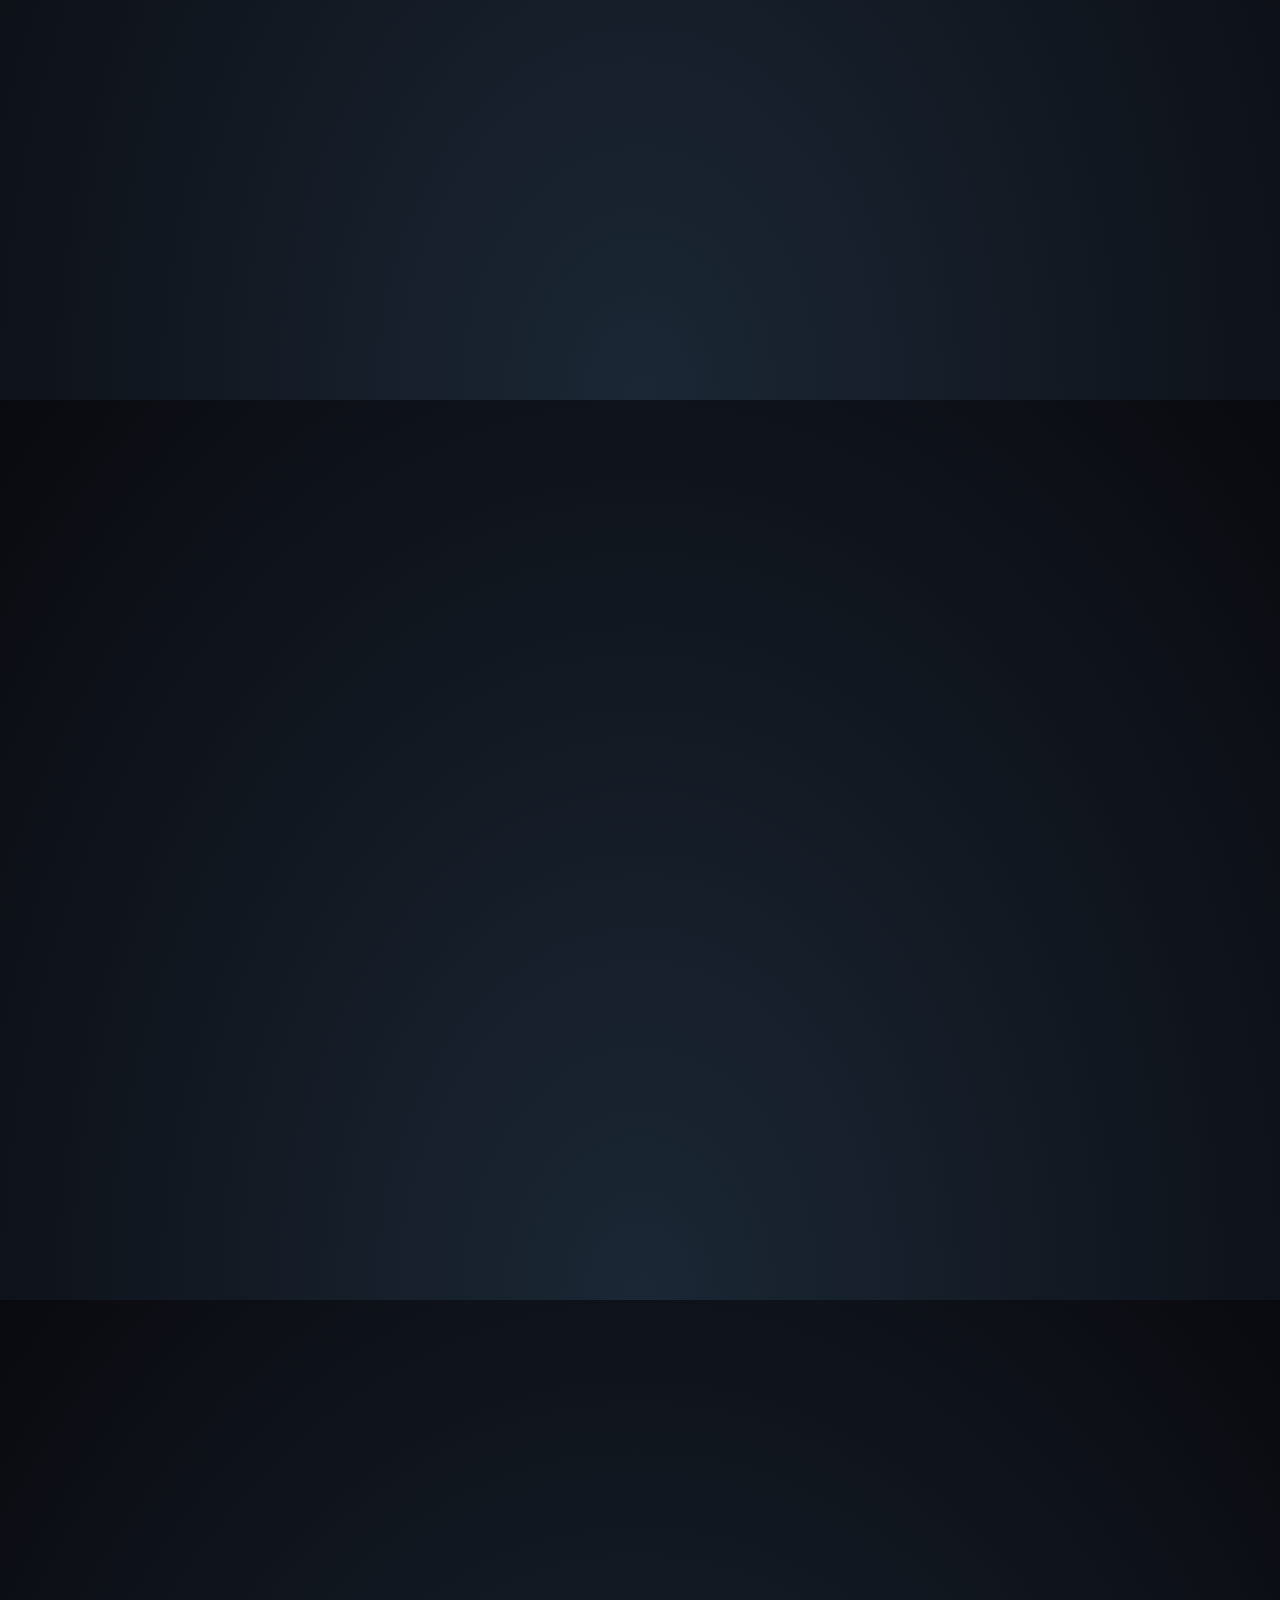
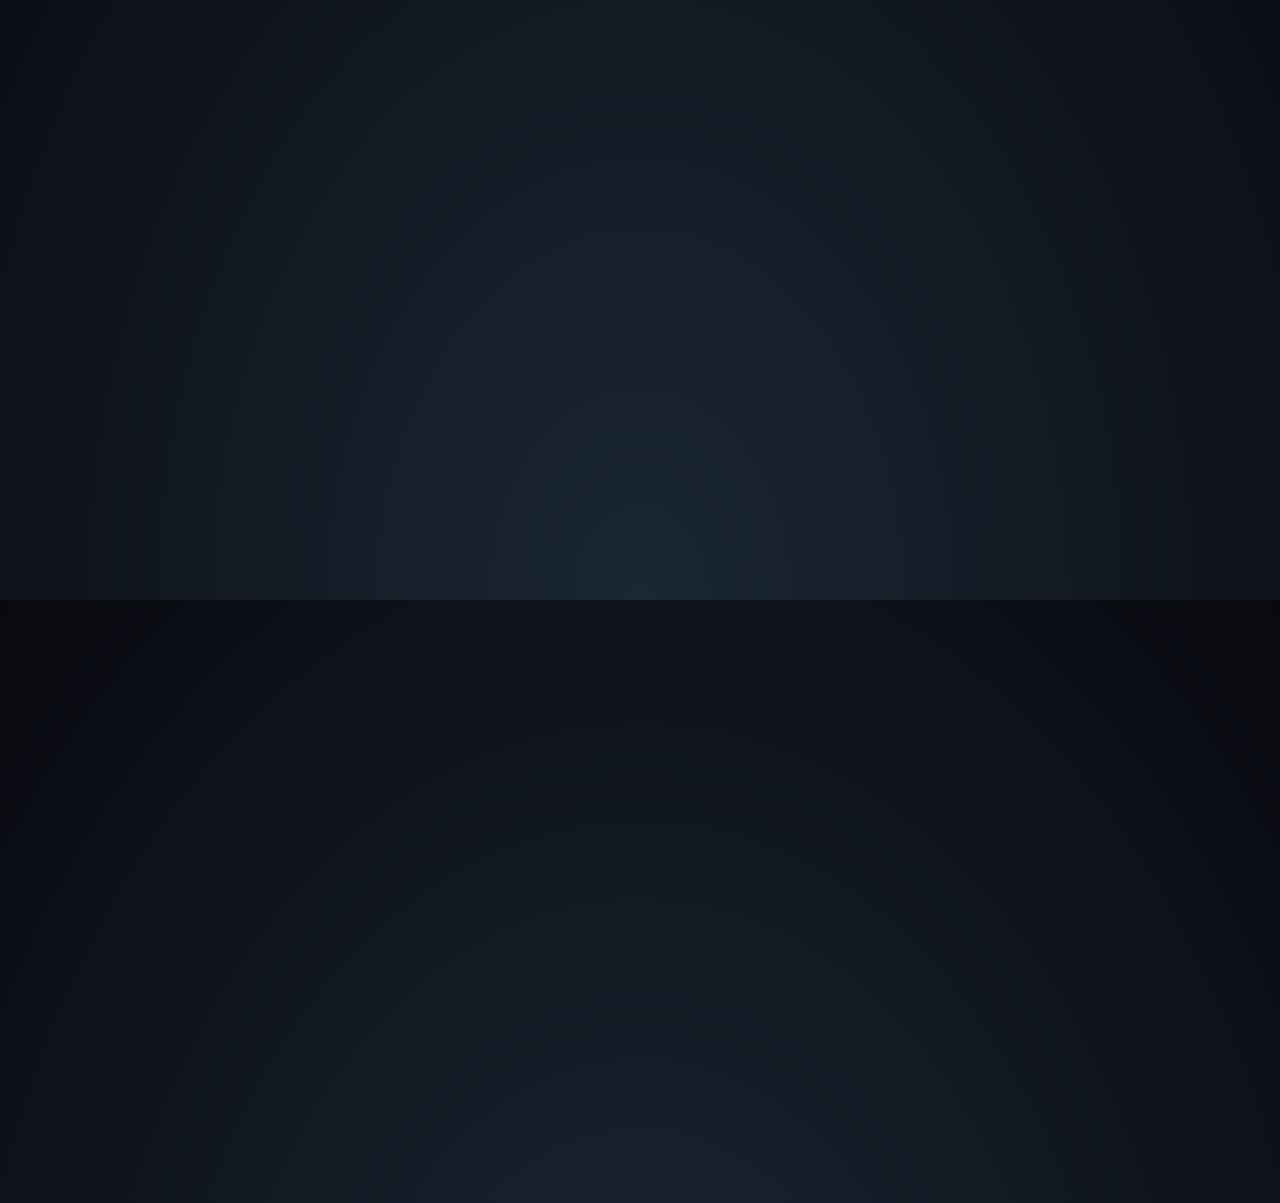
<file: solar-system-html/index.html>
<!DOCTYPE html>
<head>
    <link rel="stylesheet" href="./solar.css" type="text/css">
    <link rel="stylesheet" href="./stars.css" type="text/css">
    <script src="settings.js"></script>
</head>
<body class="enable-animations layout-column" shortcuts="">
    <div class="space">
      <div class="stars" id="stars"></div>
      <div class="stars2" id="stars2"></div>
      <div class="stars3" id="stars3"></div>
        <div class="solar-syst" id="solar-syst">
            <div class="sun"></div>
            <div class="mercury"></div>
            <div class="venus"></div>
            <div class="earth"></div>
            <div class="mars"></div>
            <div class="jupiter"></div>
            <div class="saturn"></div>
            <div class="uranus"></div>
            <div class="neptune"></div>
            <div class="pluto"></div>
            <div class="asteroids-belt"></div>
        </div>
    </div>
</body>
</html>
</file>
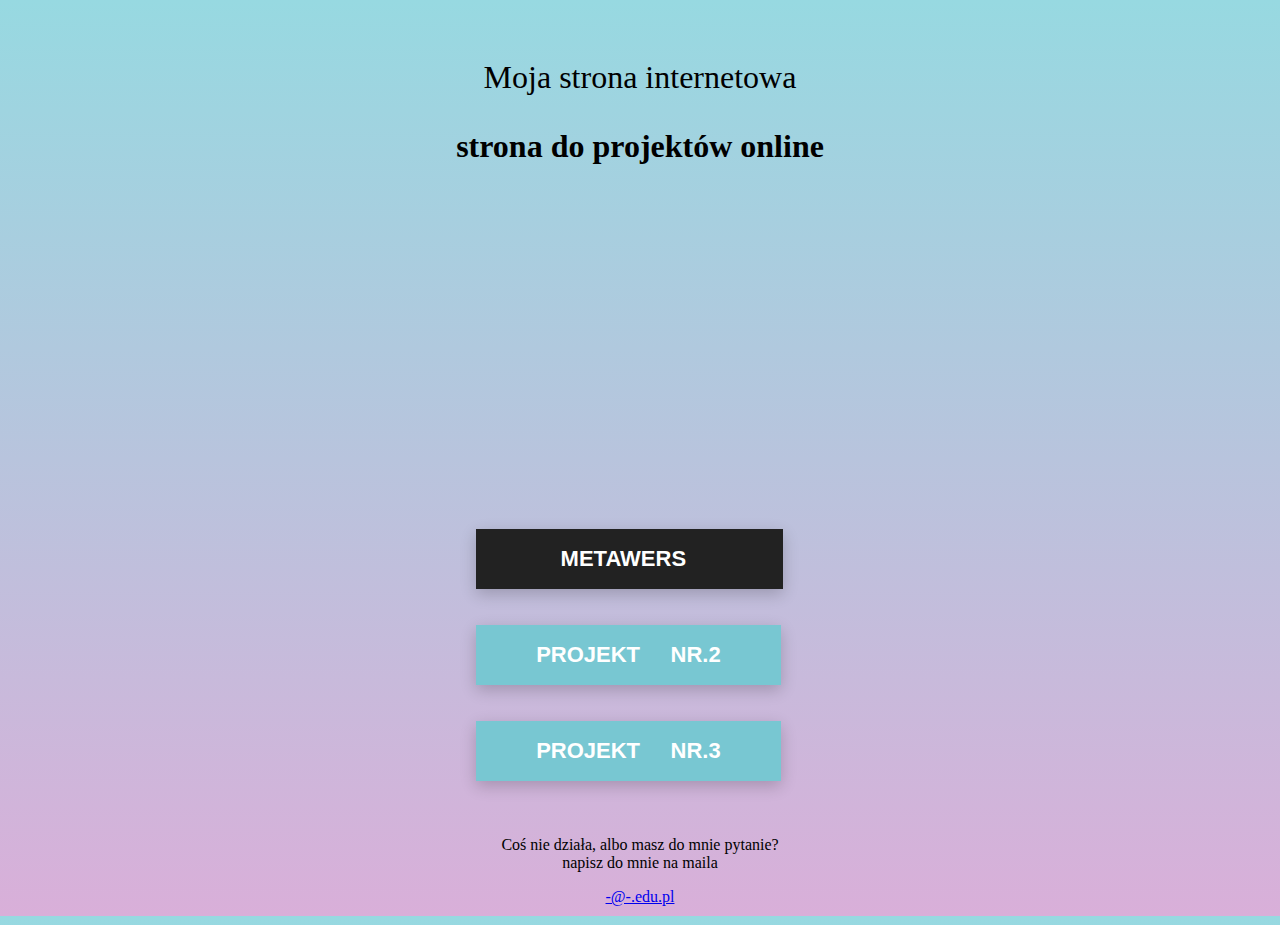
<file: stara-wersja-strony/index.html>
<!DOCTYPE html>
<html lang="en" dir="ltr">
  <head>
    <meta charset="utf-8">
    <title>Animated Buttons</title>
    <link rel="stylesheet" href="style.css">
  </head>
  <body>
    <div>
      <div>
        <br>
        <br>
        <p style = "font-family:georgia,garamond,serif;font-size:32px;font-style:Serif;">
          Moja strona internetowa
       </p>
          <h1>strona do projektów online</h1>
      </div>
        <br>
        <br>
        <br>
        <br>
        <br>
        <br>
        <br>
        <br>
        <br>
        <br>
        <br>
        <br>
        <br>
        <br>
        <br>
        <br>
        <br>
        <br>
        <br>
        <div class="btn1">
          <button><span>&nbsp &nbsp Metawers &nbsp &nbsp &nbsp</span></button>
        </div>
        <br>
        <br>
        <div class="btn2">
          <button><span>Projekt &nbsp &nbsp nr.2</span></button>
        </div>
        <br>
        <br>
        <div class="btn2">
        <button><span>Projekt &nbsp &nbsp nr.3</span></button>
        </div>
        <br>
        <br>
        <footer id="footer">
          <p>Coś nie działa, albo masz do mnie pytanie?
            <br>
            napisz do mnie na maila</p>
          <p><a href="-@-.edu.pl">-@-.edu.pl</a></p>
        </footer>
    </div>
  </body>
</html>
</file>
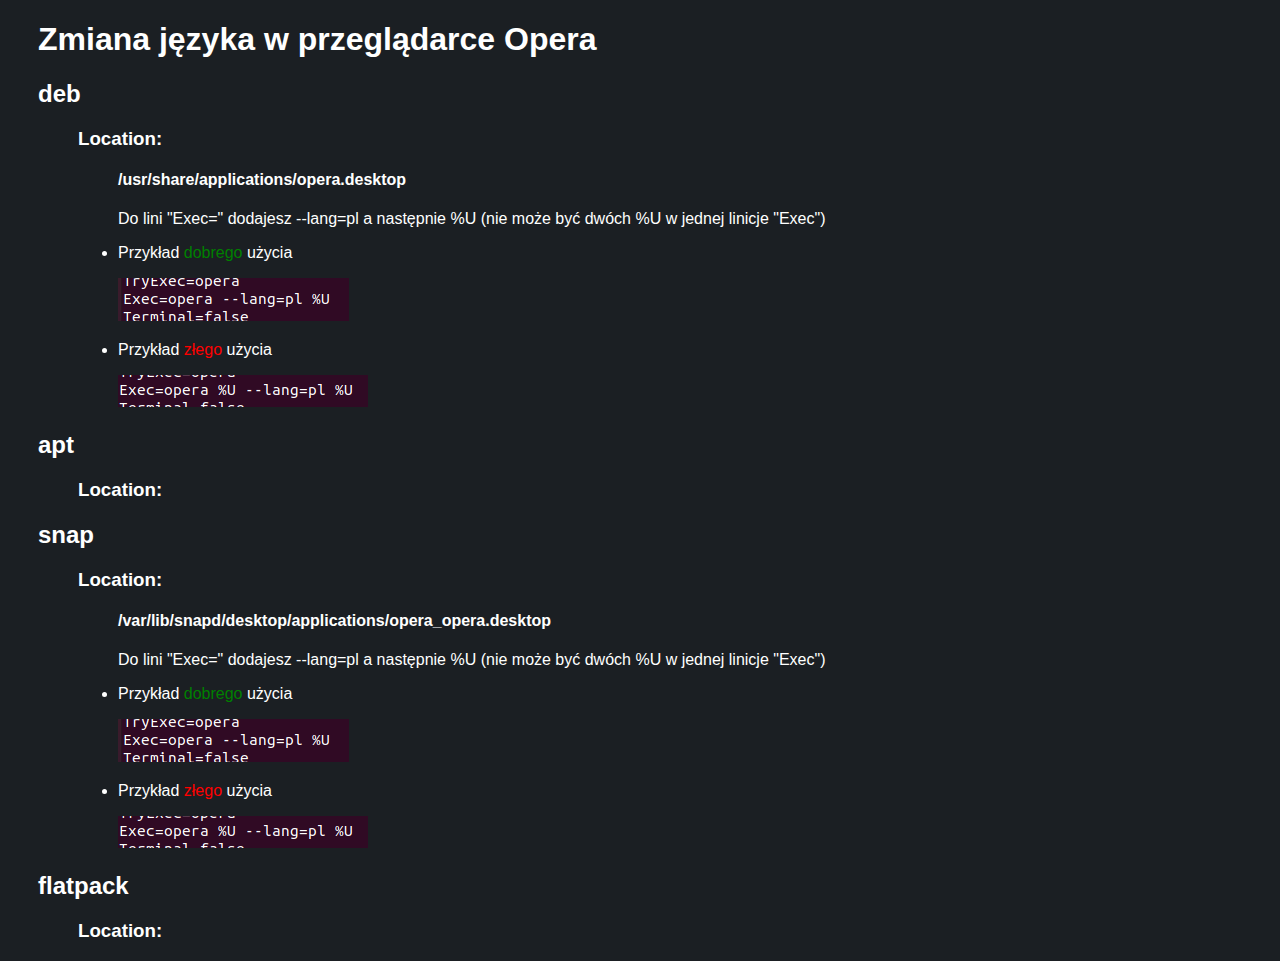
<file: zmiana-jezyka-opera/index.html>
<!DOCTYPE html>
<html lang="pl">
<head>
	<meta charset="UTF-8">
	<title>Moja strona internetowa</title>
	<meta name="viewport" content="width=device-width, initial-scale=1.0">
	<link rel="stylesheet" href="style.css">
</head>
<body>
    <h1>Zmiana języka w przeglądarce Opera</h1>
    <ul><p>
    </p></ul>
	
    <h2>deb</h2>
	<ul>
		<h3>Location:</h3>
		<ul>	
			<h4>/usr/share/applications/opera.desktop</h4>
				Do lini "Exec=" dodajesz --lang=pl a następnie %U (nie może być dwóch %U w jednej linicje "Exec")</p>
				<li><p>Przykład <span class="dobrze">dobrego</span> użycia</p>
				<img src="files/przykład dobrze.PNG" alt="Image description" width="231" height="43">
				<li><p>Przykład <span class="zle">złego</span> użycia</p>
				<img src="files/przykład źle.PNG" alt="Image description" width="250" height="32">

		</ul>
	</ul>
	<h2>apt</h2>
	<ul>
		<h3>Location:<br>  </h3>
		<ul>
			<ul>

			</ul>
		</ul>
	</ul>
	<h2>snap</h2>
	<ul>
		<h3>Location:</h3>
		<ul>	
			<h4>/var/lib/snapd/desktop/applications/opera_opera.desktop</h4>
			<p>Do lini "Exec=" dodajesz --lang=pl a następnie %U (nie może być dwóch %U w jednej linicje "Exec")</p>
			<li><p>Przykład <span class="dobrze">dobrego</span> użycia</p>
			<img src="files/przykład dobrze.PNG" alt="Image description" width="231" height="43">
			<li><p>Przykład <span class="zle">złego</span> użycia</p>
			<img src="files/przykład źle.PNG" alt="Image description" width="250" height="32">
		</ul>
	</ul>
	<h2>flatpack</h2>
	<ul>
		<h3>Location:
		</h3>
		<ul>
			<ul>

			</ul>
		</ul>
	</ul>
</body>
</file>
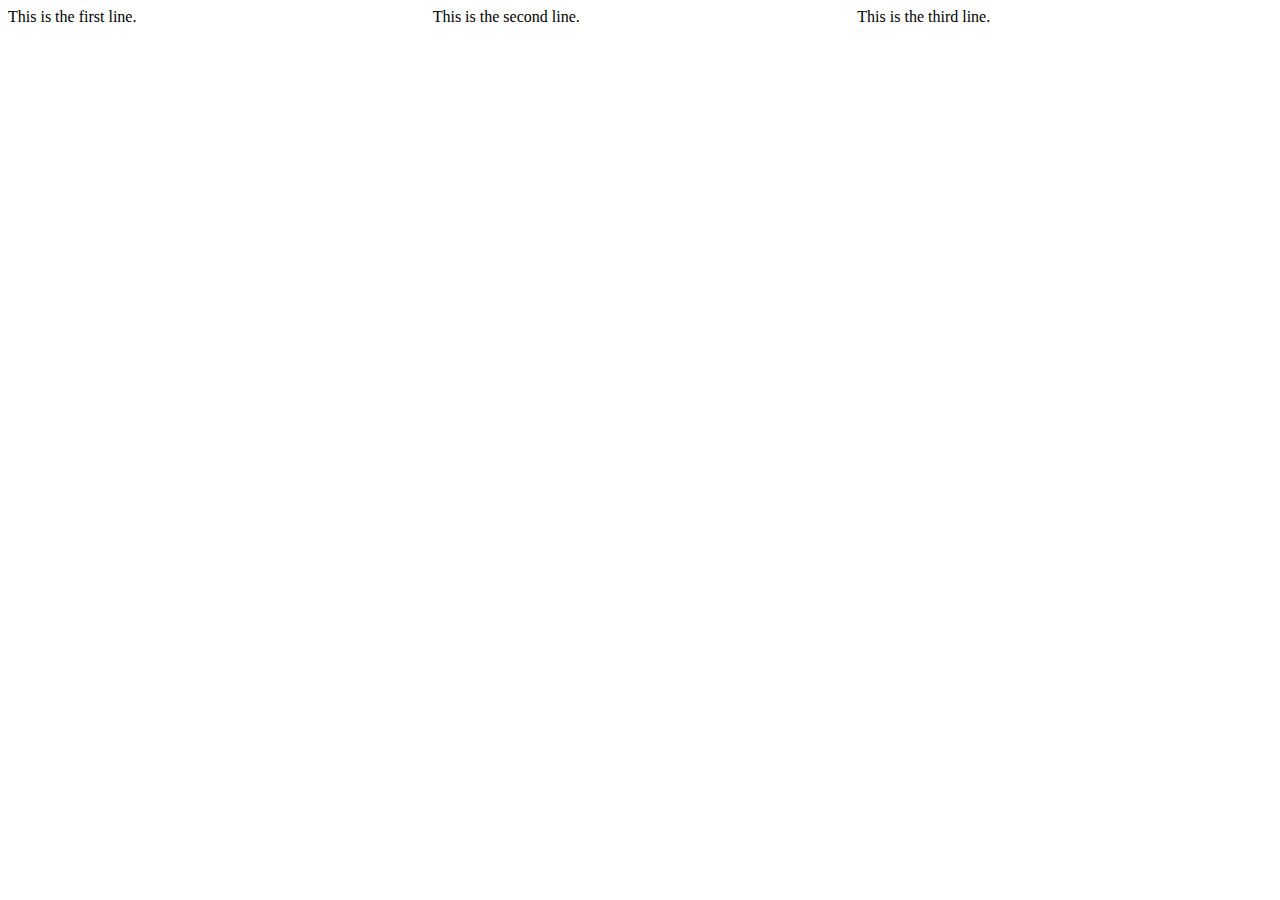
<file: PGP/index_2.html>
<!DOCTYPE html>
<html>
<head>
  <style>
    .container {
      display: grid;
      grid-template-columns: repeat(3, 1fr); /* Adjust the number of columns as needed */
      grid-gap: 10px; /* Adjust the gap between lines as needed */
    }
    
    .line {
      width: 100%; /* Each line will take up the full width of its grid cell */
      word-wrap: break-word;
    }
  </style>
</head>
<body>
  <div class="container">
    <div class="line">This is the first line.</div>
    <div class="line">This is the second line.</div>
    <div class="line">This is the third line.</div>
    <!-- Add more div elements with class "line" as needed -->
  </div>
</body>
</html>
</file>
<file: style.css>
@font-face{
    font-family: "MemphisRiver";
    src: url(fonts/MemphisRiver.ttf) format("truetype");
}
@font-face{
    font-family: "SummerPixel";
    src: url(fonts/SummerPixelWide22Regular-4BoW4.ttf) format("truetype");
    font-weight: normal;
}
@font-face{
    font-family: "Quinque";
    src: url(fonts/Quinquefive-K7qep.ttf) format("truetype");
    font-weight: bold;
}

@font-face{
    font-family: "BrunoAce";
    src: url(fonts/BrunoAce-Regular.ttf) format("truetype");
    font-weight: bold;
}

html{
    scroll-behavior: smooth;
}

body{
    background: rgba(53,55,64);
    position: relative;
}

.comp{
    display: none;
}

.comp-small{
    display: none;
}

.phone{
    display: block;
    position: fixed;
    left: 0;
    bottom: 0;
    width: 100%;
    height: 148px;
    background: linear-gradient(to bottom, rgba(0,0,0,0), #333333 20%, #333333);
    color: #fff;
    text-align: center;
    padding-top: 15px;
    font-family: "BrunoAce", sans-serif;
    font-size: 15px;
}

.tablet{
    display: none;
}

#mainpage {
    position: fixed;
    bottom: 0;
    left: 0;
    right: 0;
    margin-bottom: 135px;
}








/*phone version*/

.buttonsall{
    text-align: center;
    display: flex;
    justify-content: center;
    flex-direction: row;
    align-items: center;
    gap: 5px;
}
.buttonsall2{
    text-align: center;
    display: flex;
    justify-content: center;
    flex-direction: row;
    align-items: center;
    gap: 5px;
    margin-top: 5px;
}
.buttonsall3{
    text-align: center;
    display: flex;
    justify-content: center;
    flex-direction: row;
    align-items: center;
    gap: 5px;
    margin-top: 4px;
}
.btn1 button, .btn2 button, .btn3 button, .btn4 button, .btn5 button, .btn6 button, .btn7 button, .btn8 button, .btn9 button{
    position: relative;
    display: block;
    border: none;
    color: white;
    background: #222;
    padding: 8px;
    font-size: 11px;
    font-weight: 700;
    cursor: pointer;
    overflow: hidden;
    height: 85px;
    width: 130px;
    box-shadow: 0 5px 15px rgba(0,0,0,.2);
}

.comp{
    display: none;
}

.comp-small{
    display: none;
}
.phone{
    display: block;
    position: fixed;
    left: 0;
    bottom: 0;
    width: 100%;
    height: 148px;
    background: linear-gradient(to bottom, rgba(0,0,0,0), #333333 20%, #333333);
    color: #fff;
    text-align: center;
    padding-top: 15px;
    font-family: "BrunoAce", sans-serif;
    font-size: 15px;
}
#mainpage {
    margin-bottom: 150px;
}
.wrapper{
    text-align: center;/*cały element z animacją*/
    position: relative;
    padding-top: 25px ;
    padding-left: 2px;
}

.wrapper .static-txt{  
    color: #fff;
    font-size: 20px;
    font-weight: 600;
    font-family: "Quinque", sans-serif;  /* text statyczny*/
}

.wrapper .dynamic-txts{
    margin-left: 20px;
    height: 90px;
    line-height: 80px;
    overflow: hidden;
}

.dynamic-txts li{
    list-style: none;
    color: #FC6D6D;
    font-size: 50px;
    font-weight: 500;
    position: relative;
    top: 0;
    animation: slide 12s steps(4) infinite;
}

@keyframes slide {
    100%{
      top: -360px;
    }
}

.dynamic-txts li span{
    position: relative;
    margin: 5px 0;
    line-height: 90px;
    font-family: "SummerPixel", sans-serif;   /* text ruchomy*/
}

.dynamic-txts li span::after{
    content: "";
    position: absolute;
    left: 0;
    height: 160%;
    width: 100%;
    background: rgba(53,55,64);
    border-left: 2px solid #FC6D6D;
    animation: typing 3s steps(10) infinite;
}

@keyframes typing {
    40%, 60%{
      left: calc(100% + 30px);
    }
    100%{
      left: 0;
    }
}    

.btn1 button:after{
    position: absolute;
    content: '';
    left: 0;
    top: 0;
    height: 400%;
    width: 340%;
    transition: all .9s ease-in-out;
    background: #78c7d2;
    transform: translate(-120%, -25%) rotate(40deg);
}
  
.btn2 button:after{
    position: absolute;
    content: '';
    left: 0;
    top: 0;
    height: 400%;
    width: 340%;
    transition: all .9s ease-in-out;
    background: #78c7d2;
    transform: translate(-120%, -25%) rotate(40deg);
}

.btn3 button:after{
    position: absolute;
    content: '';
    left: 0;
    top: 0;
    height: 400%;
    width: 340%;
    transition: all .9s ease-in-out;
    background: #78c7d2;
    transform: translate(-120%, -25%) rotate(40deg);
}

.btn1:hover button:after{
    transform: translate(-9%, -25%) rotate(45deg);
}

.btn2:hover button:after{
    transform: translate(-9%, -25%) rotate(45deg);
}

.btn3:hover button:after{
    transform: translate(-9%, -25%) rotate(45deg);
}

.btn4 button:after{
    position: absolute;
    content: '';
    left: 0;
    top: 0;
    height: 400%;
    width: 340%;
    transition: all .9s ease-in-out;
    background: #78c7d2;
    transform: translate(-120%, -25%) rotate(40deg);
}
  
.btn5 button:after{
    position: absolute;
    content: '';
    left: 0;
    top: 0;
    height: 400%;
    width: 340%;
    transition: all .9s ease-in-out;
    background: #78c7d2;
    transform: translate(-120%, -25%) rotate(40deg);
}

.btn6 button:after{
    position: absolute;
    content: '';
    left: 0;
    top: 0;
    height: 400%;
    width: 340%;
    transition: all .9s ease-in-out;
    background: #78c7d2;
    transform: translate(-120%, -25%) rotate(40deg);
}

.btn4:hover button:after{
    transform: translate(-9%, -25%) rotate(45deg);
}

.btn5:hover button:after{
    transform: translate(-9%, -25%) rotate(45deg);
}

.btn6:hover button:after{
    transform: translate(-9%, -25%) rotate(45deg);
}

.btn7 button:after{
    position: absolute;
    content: '';
    left: 0;
    top: 0;
    height: 400%;
    width: 340%;
    transition: all .9s ease-in-out;
    background: #78c7d2;
    transform: translate(-120%, -25%) rotate(40deg);
}
  
.btn8 button:after{
    position: absolute;
    content: '';
    left: 0;
    top: 0;
    height: 400%;
    width: 340%;
    transition: all .9s ease-in-out;
    background: #78c7d2;
    transform: translate(-120%, -25%) rotate(40deg);
}

.btn9 button:after{
    position: absolute;
    content: '';
    left: 0;
    top: 0;
    height: 400%;
    width: 340%;
    transition: all .9s ease-in-out;
    background: #78c7d2;
    transform: translate(-120%, -25%) rotate(40deg);
}

.btn7:hover button:after{
    transform: translate(-9%, -25%) rotate(45deg);
}

.btn8:hover button:after{
    transform: translate(-9%, -25%) rotate(45deg);
}

.btn9:hover button:after{
    transform: translate(-9%, -25%) rotate(45deg);
}














/*tablet small*/

@media only screen and (min-width: 600px){
    .buttonsall{
        text-align: center;
        display: flex;
        justify-content: center;
        flex-direction: row;
        align-items: center;
        gap: 5px;
    }
    .buttonsall2{
        text-align: center;
        display: flex;
        justify-content: center;
        flex-direction: row;
        align-items: center;
        gap: 5px;
        margin-top: 5px;
    }
    .buttonsall3{
        text-align: center;
        display: flex;
        justify-content: center;
        flex-direction: row;
        align-items: center;
        gap: 5px;
        margin-top: 4px;
    }
    .btn1 button, .btn2 button, .btn3 button, .btn4 button, .btn5 button, .btn6 button, .btn7 button, .btn8 button, .btn9 button{
        position: relative;
        display: block;
        border: none;
        color: white;
        background: #222;
        padding: 8px;
        font-size: 13px;
        font-weight: 700;
        cursor: pointer;
        overflow: hidden;
        height: 100px;
        width: 185px;
        box-shadow: 0 5px 15px rgba(0,0,0,.2);
    }
    
    button:hover{
        box-shadow: 0 5px 50px rgba(0,0,0,.2);
    }
    
    .comp{
        display: none;
    }
    .comp-small{
        display: none;
    }
    .phone{
        display: block;
    }
    
    #mainpage {
        margin-bottom: 150px;
    }
    .wrapper{
        text-align: center;/*cały element z animacją*/
        position: relative;
        padding-top: 25px ;
        padding-left: 2px;
    }
    
    .wrapper .static-txt{  
        color: #fff;
        font-size: 20px;
        font-weight: 600;
        font-family: "Quinque", sans-serif;  /* text statyczny*/
    }
    
    .wrapper .dynamic-txts{
        margin-left: 20px;
        height: 90px;
        line-height: 80px;
        overflow: hidden;
    }
    
    .dynamic-txts li{
        list-style: none;
        color: #FC6D6D;
        font-size: 50px;
        font-weight: 500;
        position: relative;
        top: 0;
        animation: slide 12s steps(4) infinite;
    }
    
    @keyframes slide {
        100%{
          top: -360px;
        }
    }
    
    .dynamic-txts li span{
        position: relative;
        margin: 5px 0;
        line-height: 90px;
        font-family: "SummerPixel", sans-serif;   /* text ruchomy*/
    }
    
    .dynamic-txts li span::after{
        content: "";
        position: absolute;
        left: 0;
        height: 160%;
        width: 100%;
        background: rgba(53,55,64);
        border-left: 2px solid #FC6D6D;
        animation: typing 3s steps(10) infinite;
    }
    
    @keyframes typing {
        40%, 60%{
          left: calc(100% + 30px);
        }
        100%{
          left: 0;
        }
    }    
    
    .btn1 button:after{
        position: absolute;
        content: '';
        left: 0;
        top: 0;
        height: 300%;
        width: 240%;
        transition: all .5s ease-in-out;
        background: #78c7d2;
        transform: translate(-120%, -25%) rotate(45deg);
    }
      
    .btn2 button:after{
        position: absolute;
        content: '';
        left: 0;
        top: 0;
        height: 300%;
        width: 240%;
        transition: all .5s ease-in-out;
        background: #78c7d2;
        transform: translate(-120%, -25%) rotate(45deg);
    }
    
    .btn3 button:after{
        position: absolute;
        content: '';
        left: 0;
        top: 0;
        height: 300%;
        width: 240%;
        transition: all .5s ease-in-out;
        background: #78c7d2;
        transform: translate(-120%, -25%) rotate(45deg);
    }
    
    .btn1:hover button:after{
        transform: translate(-9%, -25%) rotate(45deg);
    }
    
    .btn2:hover button:after{
        transform: translate(-9%, -25%) rotate(45deg);
    }
    
    .btn3:hover button:after{
        transform: translate(-9%, -25%) rotate(45deg);
    }
    
    .btn4 button:after{
        position: absolute;
        content: '';
        left: 0;
        top: 0;
        height: 300%;
        width: 240%;
        transition: all .5s ease-in-out;
        background: #78c7d2;
        transform: translate(-120%, -25%) rotate(45deg);
    }
      
    .btn5 button:after{
        position: absolute;
        content: '';
        left: 0;
        top: 0;
        height: 300%;
        width: 240%;
        transition: all .5s ease-in-out;
        background: #78c7d2;
        transform: translate(-120%, -25%) rotate(45deg);
    }
    
    .btn6 button:after{
        position: absolute;
        content: '';
        left: 0;
        top: 0;
        height: 300%;
        width: 240%;
        transition: all .5s ease-in-out;
        background: #78c7d2;
        transform: translate(-120%, -25%) rotate(45deg);
    }
    
    .btn4:hover button:after{
        transform: translate(-9%, -25%) rotate(45deg);
    }
    
    .btn5:hover button:after{
        transform: translate(-9%, -25%) rotate(45deg);
    }
    
    .btn6:hover button:after{
        transform: translate(-9%, -25%) rotate(45deg);
    }
    
    .btn7 button:after{
        position: absolute;
        content: '';
        left: 0;
        top: 0;
        height: 300%;
        width: 240%;
        transition: all .5s ease-in-out;
        background: #78c7d2;
        transform: translate(-120%, -25%) rotate(45deg);
    }
      
    .btn8 button:after{
        position: absolute;
        content: '';
        left: 0;
        top: 0;
        height: 300%;
        width: 240%;
        transition: all .5s ease-in-out;
        background: #78c7d2;
        transform: translate(-120%, -25%) rotate(45deg);
    }
    
    .btn9 button:after{
        position: absolute;
        content: '';
        left: 0;
        top: 0;
        height: 300%;
        width: 240%;
        transition: all .5s ease-in-out;
        background: #78c7d2;
        transform: translate(-120%, -25%) rotate(45deg);
    }
    
    .btn7:hover button:after{
        transform: translate(-9%, -25%) rotate(45deg);
    }
    
    .btn8:hover button:after{
        transform: translate(-9%, -25%) rotate(45deg);
    }
    
    .btn9:hover button:after{
        transform: translate(-9%, -25%) rotate(45deg);
    }
    
    button span{
        position: relative;
        z-index: 1;
    }
}





















/*tablet mid*/

@media only screen and (min-width: 900px){
    .buttonsall{
        text-align: center;
        display: flex;
        justify-content: center;
        flex-direction: row;
        align-items: center;
        gap: 15px;
    }
    
    .buttonsall2{
        text-align: center;
        display: flex;
        justify-content: center;
        flex-direction: row;
        align-items: center;
        gap: 15px;
        margin-top: 15px;
    }
    
    .buttonsall3{
        text-align: center;
        display: flex;
        justify-content: center;
        flex-direction: row;
        align-items: center;
        gap: 15px;
        margin-top: 15px;
    }
    
    .btn1 button, .btn2 button, .btn3 button, .btn4 button, .btn5 button, .btn6 button, .btn7 button, .btn8 button, .btn9 button{
        position: relative;
        display: block;
        border: none;
        color: white;
        background: #222;
        padding: 10px 30px;
        font-size: 15px;
        font-weight: 700;
        cursor: pointer;
        overflow: hidden;
        height: 100px;
        width: 275px;
        box-shadow: 0 5px 15px rgba(0,0,0,.2);
    }
    
    button:hover{
        box-shadow: 0 5px 50px rgba(0,0,0,.2);
    }
    
    .comp{
        display: none;
    }
    .comp-small{
        display: none;
    }
    .phone{
        display: block;
    }

    .tablet{
        display: block;
        position: fixed;
        left: 0;
        bottom: 0;
        width: 100%;
        height: 148px;
        background: linear-gradient(to bottom, rgba(0,0,0,0), #333333 20%, #333333);
        color: #fff;
        text-align: center;
        padding-top: 15px;
        font-family: "BrunoAce", sans-serif;
        font-size: 15px;
    }
    #mainpage {
        margin-bottom: 150px;
    }
    .wrapper{
        text-align: center;/*cały element z animacją*/
        position: relative;
        padding-top: 25px ;
        padding-left: 2px;
    }
    
    .wrapper .static-txt{  
        color: #fff;
        font-size: 20px;
        font-weight: 600;
        font-family: "Quinque", sans-serif;  /* text statyczny*/
    }
    
    .wrapper .dynamic-txts{
        margin-left: 20px;
        height: 90px;
        line-height: 80px;
        overflow: hidden;
    }
    
    .dynamic-txts li{
        list-style: none;
        color: #FC6D6D;
        font-size: 50px;
        font-weight: 500;
        position: relative;
        top: 0;
        animation: slide 12s steps(4) infinite;
    }
    
    @keyframes slide {
        100%{
          top: -360px;
        }
    }
    
    .dynamic-txts li span{
        position: relative;
        margin: 5px 0;
        line-height: 90px;
        font-family: "SummerPixel", sans-serif;   /* text ruchomy*/
    }
    
    .dynamic-txts li span::after{
        content: "";
        position: absolute;
        left: 0;
        height: 160%;
        width: 100%;
        background: rgba(53,55,64);
        border-left: 2px solid #FC6D6D;
        animation: typing 3s steps(10) infinite;
    }
    
    @keyframes typing {
        40%, 60%{
          left: calc(100% + 30px);
        }
        100%{
          left: 0;
        }
    }    
    
    .btn1 button:after{
        position: absolute;
        content: '';
        left: 0;
        top: 0;
        height: 380%;
        width: 140%;
        transition: all .5s ease-in-out;
        background: #78c7d2;
        transform: translate(-120%, -25%) rotate(45deg);
    }
      
    .btn2 button:after{
        position: absolute;
        content: '';
        left: 0;
        top: 0;
        height: 380%;
        width: 140%;
        transition: all .5s ease-in-out;
        background: #78c7d2;
        transform: translate(-120%, -25%) rotate(45deg);
    }
    
    .btn3 button:after{
        position: absolute;
        content: '';
        left: 0;
        top: 0;
        height: 380%;
        width: 140%;
        transition: all .5s ease-in-out;
        background: #78c7d2;
        transform: translate(-120%, -25%) rotate(45deg);
    }
    
    .btn1:hover button:after{
        transform: translate(-9%, -25%) rotate(45deg);
    }
    
    .btn2:hover button:after{
        transform: translate(-9%, -25%) rotate(45deg);
    }
    
    .btn3:hover button:after{
        transform: translate(-9%, -25%) rotate(45deg);
    }
    
    .btn4 button:after{
        position: absolute;
        content: '';
        left: 0;
        top: 0;
        height: 380%;
        width: 140%;
        transition: all .5s ease-in-out;
        background: #78c7d2;
        transform: translate(-120%, -25%) rotate(45deg);
    }
      
    .btn5 button:after{
        position: absolute;
        content: '';
        left: 0;
        top: 0;
        height: 380%;
        width: 140%;
        transition: all .5s ease-in-out;
        background: #78c7d2;
        transform: translate(-120%, -25%) rotate(45deg);
    }
    
    .btn6 button:after{
        position: absolute;
        content: '';
        left: 0;
        top: 0;
        height: 380%;
        width: 140%;
        transition: all .5s ease-in-out;
        background: #78c7d2;
        transform: translate(-120%, -25%) rotate(45deg);
    }
    
    .btn4:hover button:after{
        transform: translate(-9%, -25%) rotate(45deg);
    }
    
    .btn5:hover button:after{
        transform: translate(-9%, -25%) rotate(45deg);
    }
    
    .btn6:hover button:after{
        transform: translate(-9%, -25%) rotate(45deg);
    }
    
    .btn7 button:after{
        position: absolute;
        content: '';
        left: 0;
        top: 0;
        height: 380%;
        width: 140%;
        transition: all .5s ease-in-out;
        background: #78c7d2;
        transform: translate(-120%, -25%) rotate(45deg);
    }
      
    .btn8 button:after{
        position: absolute;
        content: '';
        left: 0;
        top: 0;
        height: 380%;
        width: 140%;
        transition: all .5s ease-in-out;
        background: #78c7d2;
        transform: translate(-120%, -25%) rotate(45deg);
    }
    
    .btn9 button:after{
        position: absolute;
        content: '';
        left: 0;
        top: 0;
        height: 380%;
        width: 140%;
        transition: all .5s ease-in-out;
        background: #78c7d2;
        transform: translate(-120%, -25%) rotate(45deg);
    }
    
    .btn7:hover button:after{
        transform: translate(-9%, -25%) rotate(45deg);
    }
    
    .btn8:hover button:after{
        transform: translate(-9%, -25%) rotate(45deg);
    }
    
    .btn9:hover button:after{
        transform: translate(-9%, -25%) rotate(45deg);
    }
    
    button span{
        position: relative;
        z-index: 1;
    }
}





















/*tablet big*/

@media only screen and (min-width: 1200px){
    .buttonsall{
        text-align: center;
        display: flex;
        justify-content: center;
        flex-direction: row;
        align-items: center;
        gap: 40px;
    }
    
    .buttonsall2{
        text-align: center;
        display: flex;
        justify-content: center;
        flex-direction: row;
        align-items: center;
        gap: 40px;
        margin-top: 25px;
    }
    
    .buttonsall3{
        text-align: center;
        display: flex;
        justify-content: center;
        flex-direction: row;
        align-items: center;
        gap: 40px;
        margin-top: 25px;
    }
    
    .btn1 button, .btn2 button, .btn3 button, .btn4 button, .btn5 button, .btn6 button, .btn7 button, .btn8 button, .btn9 button{
        position: relative;
        display: block;
        border: none;
        color: white;
        background: #222;
        padding: 10px 50px;
        font-size: 22px;
        font-weight: 700;
        cursor: pointer;
        overflow: hidden;
        height: 110px;
        width: 345px;
        box-shadow: 0 5px 15px rgba(0,0,0,.2);
    }
    .comp-small{
        display: block;
        position: fixed;
        left: 0;
        bottom: 0;
        width: 100%;
        height: 120px;
        background: linear-gradient(to bottom, rgba(0,0,0,0), #333333 30%, #333333);
        color: #fff;
        text-align: center;
        padding-top: 10px;
        font-family: "BrunoAce", sans-serif;
        font-size: 19px;
    }

    .comp{
        display: none;
    }
    .phone{
        display: none;
    }
    .btn5 button{
        width: 350px;
        padding: 0;
    }
    
    button:hover{
        box-shadow: 0 5px 50px rgba(0,0,0,.2);
    }
    
    .tablet{
        display: block;
        position: fixed;
        left: 0;
        bottom: 0;
        width: 100%;
        height: 148px;
        background: linear-gradient(to bottom, rgba(0,0,0,0), #333333 20%, #333333);
        color: #fff;
        text-align: center;
        padding-top: 15px;
        font-family: "BrunoAce", sans-serif;
        font-size: 15px;
    }
    #mainpage {
        margin-bottom: 150px;
    }
    .wrapper{
        text-align: center;/*cały element z animacją*/
        position: relative;
        padding-top: 25px ;
        padding-left: 2px;
    }
    
    .wrapper .static-txt{  
        color: #fff;
        font-size: 20px;
        font-weight: 600;
        font-family: "Quinque", sans-serif;  /* text statyczny*/
    }
    
    .wrapper .dynamic-txts{
        margin-left: 20px;
        height: 90px;
        line-height: 80px;
        overflow: hidden;
    }
    
    .dynamic-txts li{
        list-style: none;
        color: #FC6D6D;
        font-size: 50px;
        font-weight: 500;
        position: relative;
        top: 0;
        animation: slide 12s steps(4) infinite;
    }
    
    @keyframes slide {
        100%{
          top: -360px;
        }
    }
    
    .dynamic-txts li span{
        position: relative;
        margin: 5px 0;
        line-height: 90px;
        font-family: "SummerPixel", sans-serif;   /* text ruchomy*/
    }
    
    .dynamic-txts li span::after{
        content: "";
        position: absolute;
        left: 0;
        height: 160%;
        width: 100%;
        background: rgba(53,55,64);
        border-left: 2px solid #FC6D6D;
        animation: typing 3s steps(10) infinite;
    }
    
    @keyframes typing {
        40%, 60%{
          left: calc(100% + 30px);
        }
        100%{
          left: 0;
        }
    }    
    
    .btn1 button:after{
        position: absolute;
        content: '';
        left: 0;
        top: 0;
        height: 380%;
        width: 140%;
        transition: all .5s ease-in-out;
        background: #78c7d2;
        transform: translate(-120%, -25%) rotate(45deg);
    }
      
    .btn2 button:after{
        position: absolute;
        content: '';
        left: 0;
        top: 0;
        height: 380%;
        width: 140%;
        transition: all .5s ease-in-out;
        background: #78c7d2;
        transform: translate(-120%, -25%) rotate(45deg);
    }
    
    .btn3 button:after{
        position: absolute;
        content: '';
        left: 0;
        top: 0;
        height: 380%;
        width: 140%;
        transition: all .5s ease-in-out;
        background: #78c7d2;
        transform: translate(-120%, -25%) rotate(45deg);
    }
    
    .btn1:hover button:after{
        transform: translate(-9%, -25%) rotate(45deg);
    }
    
    .btn2:hover button:after{
        transform: translate(-9%, -25%) rotate(45deg);
    }
    
    .btn3:hover button:after{
        transform: translate(-9%, -25%) rotate(45deg);
    }
    
    .btn4 button:after{
        position: absolute;
        content: '';
        left: 0;
        top: 0;
        height: 380%;
        width: 140%;
        transition: all .5s ease-in-out;
        background: #78c7d2;
        transform: translate(-120%, -25%) rotate(45deg);
    }
      
    .btn5 button:after{
        position: absolute;
        content: '';
        left: 0;
        top: 0;
        height: 380%;
        width: 140%;
        transition: all .5s ease-in-out;
        background: #78c7d2;
        transform: translate(-120%, -25%) rotate(45deg);
    }
    
    .btn6 button:after{
        position: absolute;
        content: '';
        left: 0;
        top: 0;
        height: 380%;
        width: 140%;
        transition: all .5s ease-in-out;
        background: #78c7d2;
        transform: translate(-120%, -25%) rotate(45deg);
    }
    
    .btn4:hover button:after{
        transform: translate(-9%, -25%) rotate(45deg);
    }
    
    .btn5:hover button:after{
        transform: translate(-9%, -25%) rotate(45deg);
    }
    
    .btn6:hover button:after{
        transform: translate(-9%, -25%) rotate(45deg);
    }
    
    .btn7 button:after{
        position: absolute;
        content: '';
        left: 0;
        top: 0;
        height: 380%;
        width: 140%;
        transition: all .5s ease-in-out;
        background: #78c7d2;
        transform: translate(-120%, -25%) rotate(45deg);
    }
      
    .btn8 button:after{
        position: absolute;
        content: '';
        left: 0;
        top: 0;
        height: 380%;
        width: 140%;
        transition: all .5s ease-in-out;
        background: #78c7d2;
        transform: translate(-120%, -25%) rotate(45deg);
    }
    
    .btn9 button:after{
        position: absolute;
        content: '';
        left: 0;
        top: 0;
        height: 380%;
        width: 140%;
        transition: all .5s ease-in-out;
        background: #78c7d2;
        transform: translate(-120%, -25%) rotate(45deg);
    }
    
    .btn7:hover button:after{
        transform: translate(-9%, -25%) rotate(45deg);
    }
    
    .btn8:hover button:after{
        transform: translate(-9%, -25%) rotate(45deg);
    }
    
    .btn9:hover button:after{
        transform: translate(-9%, -25%) rotate(45deg);
    }
    
    button span{
        position: relative;
        z-index: 1;
    }
}























/*comp version*/

@media only screen and (min-width: 1500px){
    .buttonsall{
        text-align: center;
        display: flex;
        justify-content: center;
        flex-direction: row;
        align-items: center;
        gap: 175px;
    }
    
    .buttonsall2{
        text-align: center;
        display: flex;
        justify-content: center;
        flex-direction: row;
        align-items: center;
        gap: 175px;
        margin-top: 40px;
    }
    
    .buttonsall3{
        text-align: center;
        display: flex;
        justify-content: center;
        flex-direction: row;
        align-items: center;
        gap: 175px;
        margin-top: 40px;
    }
    
    .btn1 button, .btn2 button, .btn3 button, .btn4 button, .btn5 button, .btn6 button, .btn7 button, .btn8 button, .btn9 button{
        position: relative;
        display: block;
        border: none;
        color: white;
        background: #222;
        padding: 10px 50px;
        font-size: 22px;
        font-weight: 700;
        cursor: pointer;
        overflow: hidden;
        height: 115px;
        width: 350px;
        box-shadow: 0 5px 15px rgba(0,0,0,.2);
    }
    
    .btn5 button{
        width: 350px;
        padding: 0;
    }
    
    button:hover{
        box-shadow: 0 5px 50px rgba(0,0,0,.2);
    }
    
    .comp{
        display: block;
        position: fixed;
        left: 0;
        bottom: 0;
        width: 100%;
        height: 103px;
        background: linear-gradient(to bottom, rgba(0,0,0,0), #333333 30%, #333333);
        color: #fff;
        text-align: center;
        padding-top: 10px;
        font-family: "BrunoAce", sans-serif;
        font-size: 19px;
    }
    
    .phone{
        display: none;
    }
    .tablet{
        display: none;
    }
    .comp-small{
        display: none;
    }
    .btn1 button:after{
        position: absolute;
        content: '';
        left: 0;
        top: 0;
        height: 380%;
        width: 140%;
        transition: all .5s ease-in-out;
        background: #78c7d2;
        transform: translate(-120%, -25%) rotate(45deg);
    }
      
    .btn2 button:after{
        position: absolute;
        content: '';
        left: 0;
        top: 0;
        height: 380%;
        width: 140%;
        transition: all .5s ease-in-out;
        background: #78c7d2;
        transform: translate(-120%, -25%) rotate(45deg);
    }
    
    .btn3 button:after{
        position: absolute;
        content: '';
        left: 0;
        top: 0;
        height: 380%;
        width: 140%;
        transition: all .5s ease-in-out;
        background: #78c7d2;
        transform: translate(-120%, -25%) rotate(45deg);
    }
    
    .btn1:hover button:after{
        transform: translate(-9%, -25%) rotate(45deg);
    }
    
    .btn2:hover button:after{
        transform: translate(-9%, -25%) rotate(45deg);
    }
    
    .btn3:hover button:after{
        transform: translate(-9%, -25%) rotate(45deg);
    }
    
    .btn4 button:after{
        position: absolute;
        content: '';
        left: 0;
        top: 0;
        height: 380%;
        width: 140%;
        transition: all .5s ease-in-out;
        background: #78c7d2;
        transform: translate(-120%, -25%) rotate(45deg);
    }
      
    .btn5 button:after{
        position: absolute;
        content: '';
        left: 0;
        top: 0;
        height: 380%;
        width: 140%;
        transition: all .5s ease-in-out;
        background: #78c7d2;
        transform: translate(-120%, -25%) rotate(45deg);
    }
    
    .btn6 button:after{
        position: absolute;
        content: '';
        left: 0;
        top: 0;
        height: 380%;
        width: 140%;
        transition: all .5s ease-in-out;
        background: #78c7d2;
        transform: translate(-120%, -25%) rotate(45deg);
    }
    
    .btn4:hover button:after{
        transform: translate(-9%, -25%) rotate(45deg);
    }
    
    .btn5:hover button:after{
        transform: translate(-9%, -25%) rotate(45deg);
    }
    
    .btn6:hover button:after{
        transform: translate(-9%, -25%) rotate(45deg);
    }
    
    .btn7 button:after{
        position: absolute;
        content: '';
        left: 0;
        top: 0;
        height: 380%;
        width: 140%;
        transition: all .5s ease-in-out;
        background: #78c7d2;
        transform: translate(-120%, -25%) rotate(45deg);
    }
      
    .btn8 button:after{
        position: absolute;
        content: '';
        left: 0;
        top: 0;
        height: 380%;
        width: 140%;
        transition: all .5s ease-in-out;
        background: #78c7d2;
        transform: translate(-120%, -25%) rotate(45deg);
    }
    
    .btn9 button:after{
        position: absolute;
        content: '';
        left: 0;
        top: 0;
        height: 380%;
        width: 140%;
        transition: all .5s ease-in-out;
        background: #78c7d2;
        transform: translate(-120%, -25%) rotate(45deg);
    }
    
    .btn7:hover button:after{
        transform: translate(-9%, -25%) rotate(45deg);
    }
    
    .btn8:hover button:after{
        transform: translate(-9%, -25%) rotate(45deg);
    }
    
    .btn9:hover button:after{
        transform: translate(-9%, -25%) rotate(45deg);
    }
    
    button span{
        position: relative;
        z-index: 1;
    }
    
    .wrapper{
        text-align: center;/*cały element z animacją*/
        position: relative;
        padding-top: 35px ;
        padding-left: 15px;
    }
    
    .wrapper .static-txt{  
        color: #fff;
        font-size: 27px;
        font-weight: 600;
        font-family: "Quinque", sans-serif;  /* text statyczny*/
    }
    
    .wrapper .dynamic-txts{
        margin-left: 20px;
        height: 90px;
        line-height: 80px;
        overflow: hidden;
    }
    
    .dynamic-txts li{
        list-style: none;
        color: #FC6D6D;
        font-size: 80px;
        font-weight: 500;
        position: relative;
        top: 0;
        animation: slide 12s steps(4) infinite;
    }
    
    @keyframes slide {
        100%{
          top: -360px;
        }
    }
    
    .dynamic-txts li span{
        position: relative;
        margin: 5px 0;
        line-height: 90px;
        font-family: "SummerPixel", sans-serif;   /* text ruchomy*/
    }
    
    .dynamic-txts li span::after{
        content: "";
        position: absolute;
        left: 0;
        height: 110%;
        width: 100%;
        background: rgba(53,55,64);
        border-left: 2px solid #FC6D6D;
        animation: typing 3s steps(10) infinite;
    }
    
    @keyframes typing {
        40%, 60%{
          left: calc(100% + 30px);
        }
        100%{
          left: 0;
        }
    }
}
</file>
<file: liczenie-liter-slow/style.css>
body{
    background: rgba(27, 31, 35);
    color: white;
    padding: 5px;
    padding-left: 30px;
    font-family: "Roboto", sans-serif;
}

li{
	list-style-type: none;
}

.replace-text{
    color: red;
}
</file>
<file: PGP/style.css>
body{
    background: rgba(27, 31, 35);
    color: white;
    padding: 5px;
    padding-left: 30px;
    font-family: "Roboto", sans-serif;
}

li{
	list-style-type: disc;
}

.color-red{
    color: red;
}
span{
    font-family: Arial, sans-serif;
    font-size: 14px;
    color: white;
}
</file>
<file: pliki-warte-zobaczenia/style.css>
body{
    background: rgba(27, 31, 35);
    color: white;
    padding: 5px;
    padding-left: 30px;
    font-family: "Roboto", sans-serif;
}

a{
    color: green;
}


@media only screen and (min-width: 768px){
    li{
        list-style-type: disc;
    }
    
    .windows{
        margin-right: 5%;
    }
    
    .linux{
        position: absolute;
        top: 0;
        right: 0;
        padding: 160px;
        padding-right: 150px;
    }    
}
</file>
<file: solar-system-html-2d/solar.css>
@charset "UTF-8";

html {
    height: 100%;
    overflow: hidden
}
body {
    background: radial-gradient(ellipse at bottom, #303a49 0, #151628 100%);
    height: 100%;
    min-height: 100%;
    margin: 0;
    padding: 0;
    font-family: Roboto, sans-serif;
    color: #2f3234;
    overflow: hidden!important
}
footer{
    position: fixed;
    left: 0;
    bottom: 0;
    width: 100%;
    height: 60px;
    background: linear-gradient(to bottom, rgba(0,0,0,0), #333333 30%, #333333);
    color: #fff;
    text-align: center;
    padding-top: 15px;
    font-family: "BrunoAce", sans-serif;
    font-size: 20px;
}
.space .solar-syst {
    position: fixed;
    zoom: 100%;
    right: 0;
    bottom: 0;
    min-width: 100%;
    min-height: 100%;
    width: auto;
    height: auto;
    z-index: 1;
    color: #fff;
    background-attachment: fixed;
    opacity: 1;
}

.space .solar-syst div {
    border-radius: 1000px;
    top: 50%;
    left: 50%;
    position: absolute;
    z-index: 999
}
.space .solar-syst div:not(.sun) {
    border: 1px solid rgba(102, 166, 229, .12)
}
.space .solar-syst div:not(.sun):before {
    left: 50%;
    border-radius: 100px;
    content: "";
    position: absolute
}
.space .solar-syst div:not(.asteroids-belt):before {
    box-shadow: inset 0 6px 0 -2px rgba(0, 0, 0, .25)
}
.space .sun {
    background: radial-gradient(ellipse at center, #ffd000 1%, #f9b700 39%, #f9b700 39%, #e06317 100%) -28px -103px;
    height: 40px;
    width: 40px;
    margin-top: -20px;
    margin-left: -20px;
    background-clip: padding-box;
    border: 0!important;
    background-size: 175%;
    box-shadow: 0 0 10px 2px rgba(255, 107, 0, .4), 0 0 22px 11px rgba(255, 203, 0, .13)
}
.space .mercury {
    height: 70px;
    width: 70px;
    margin-top: -35px;
    margin-left: -35px;
    -webkit-animation: orb 7.18673s linear infinite;
    animation: orb 7.18673s linear infinite;
    -webkit-animation-delay: -90s;
    animation-delay: -90s
}
.space .mercury:before {
    height: 4px;
    width: 4px;
    background: #9f5e26;
    margin-top: -2px;
    margin-left: -2px
}
.space .venus {
    height: 100px;
    width: 100px;
    margin-top: -50px;
    margin-left: -50px;
    -webkit-animation: orb 18.45553s linear infinite;
    animation: orb 18.45553s linear infinite;
    -webkit-animation-delay: -90s;
    animation-delay: -90s
}
.space .venus:before {
    height: 8px;
    width: 8px;
    background: #BEB768;
    margin-top: -4px;
    margin-left: -4px
}
.space .earth {
    height: 145px;
    width: 145px;
    margin-top: -72.5px;
    margin-left: -72.5px;
    -webkit-animation: orb 30s linear infinite;
    animation: orb 30s linear infinite;
    -webkit-animation-delay: -90s;
    animation-delay: -90s
}
.space .earth:before {
    height: 6px;
    width: 6px;
    background: #11abe9;
    margin-top: -3px;
    margin-left: -3px
}
.space .earth:after {
    position: absolute;
    content: "";
    height: 18px;
    width: 18px;
    left: 50%;
    top: 0;
    margin-left: -9px;
    margin-top: -9px;
    border-radius: 100px;
    box-shadow: 0 -10px 0 -8px grey;
    -webkit-animation: orb 2.24404s linear infinite;
    animation: orb 2.24404s linear infinite;
    -webkit-animation-delay: -90s;
    animation-delay: -90s
}
.space .mars {
    height: 190px;
    width: 190px;
    margin-top: -95px;
    margin-left: -95px;
    -webkit-animation: orb 56.42613s linear infinite;
    animation: orb 56.42613s linear infinite;
    -webkit-animation-delay: -90s;
    animation-delay: -90s
}
.space .mars:before {
    height: 6px;
    width: 6px;
    background: #cf3921;
    margin-top: -3px;
    margin-left: -3px
}
.space .jupiter {
    height: 340px;
    width: 340px;
    margin-top: -170px;
    margin-left: -170px;
    -webkit-animation: orb 355.72282s linear infinite;
    animation: orb 355.72282s linear infinite;
    -webkit-animation-delay: -90s;
    animation-delay: -90s
}
.space .jupiter:before {
    height: 18px;
    width: 18px;
    background: #c76e2a;
    margin-top: -9px;
    margin-left: -9px
}
.space .saturn {
    height: 440px;
    width: 440px;
    margin-top: -220px;
    margin-left: -220px;
    -webkit-animation: orb 882.69525s linear infinite;
    animation: orb 882.69525s linear infinite;
    -webkit-animation-delay: -90s;
    animation-delay: -90s
}
.space .saturn:before {
    height: 12px;
    width: 12px;
    background: #e7c194;
    margin-top: -6px;
    margin-left: -6px
}
.space .saturn:after {
    position: absolute;
    content: "";
    height: 2.34%;
    width: 4.676%;
    left: 50%;
    top: 0;
    -webkit-transform: rotateZ(-52deg);
    transform: rotateZ(-52deg);
    margin-left: -2.3%;
    margin-top: -1.2%;
    border-radius: 50%;
    box-shadow: 0 1px 0 1px #987641, 3px 1px 0 #987641, -3px 1px 0 #987641;
    -webkit-animation: orb 882.69525s linear infinite;
    animation: orb 882.69525s linear infinite;
    -webkit-animation-delay: -90s;
    animation-delay: -90s;
    -webkit-animation-direction: reverse;
    animation-direction: reverse;
    -webkit-transform-origin: 52% 60%;
    transform-origin: 52% 60%
}
.space .uranus {
    height: 520px;
    width: 520px;
    margin-top: -260px;
    margin-left: -260px;
    -webkit-animation: orb 2512.4002s linear infinite;
    animation: orb 2512.4002s linear infinite;
    -webkit-animation-delay: -90s;
    animation-delay: -90s
}
.space .uranus:before {
    height: 10px;
    width: 10px;
    background: #b5e3e3;
    margin-top: -5px;
    margin-left: -5px
}
.space .neptune {
    height: 630px;
    width: 630px;
    margin-top: -315px;
    margin-left: -315px;
    -webkit-animation: orb 4911.78386s linear infinite;
    animation: orb 4911.78386s linear infinite;
    -webkit-animation-delay: -90s;
    animation-delay: -90s
}
.space .neptune:before {
    height: 10px;
    width: 10px;
    background: #175e9e;
    margin-top: -5px;
    margin-left: -5px
}
.space .asteroids-belt {
    opacity: .7;
    border-color: transparent!important;
    height: 300px;
    width: 300px;
    margin-top: -150px;
    margin-left: -150px;
    -webkit-animation: orb 179.95583s linear infinite;
    animation: orb 179.95583s linear infinite;
    -webkit-animation-delay: -90s;
    animation-delay: -90s;
    overflow: hidden
}
.space .asteroids-belt:before {
    top: 50%;
    height: 210px;
    width: 210px;
    margin-left: -105px;
    margin-top: -105px;
    background: 0 0;
    border-radius: 140px!important;
    box-shadow: 33px -53px 0 -104px rgba(255, 255, 255, .28), 5px -17px 0 -104px rgba(255, 255, 255, .494), 113px -54px 0 -104px rgba(255, 255, 255, .586), -134px -73px 0 -104px rgba(255, 255, 255, .662), 101px 70px 0 -104px rgba(255, 255, 255, .387), -51px -90px 0 -104px rgba(255, 255, 255, .197), 8px -140px 0 -104px rgba(255, 255, 255, .516), -120px 139px 0 -104px rgba(255, 255, 255, .219), 85px 143px 0 -104px rgba(255, 255, 255, .123), -80px -42px 0 -104px rgba(255, 255, 255, .04), -106px 2px 0 -104px rgba(255, 255, 255, .83), -37px -40px 0 -104px rgba(255, 255, 255, .883), 61px 15px 0 -104px rgba(255, 255, 255, .15), -6px -130px 0 -104px rgba(255, 255, 255, .447), -50px -109px 0 -104px rgba(255, 255, 255, .09), -62px 106px 0 -104px rgba(255, 255, 255, .141), 139px -103px 0 -104px rgba(255, 255, 255, .359), -61px 88px 0 -104px rgba(255, 255, 255, .775), -34px -76px 0 -104px rgba(255, 255, 255, .313), -18px 114px 0 -104px rgba(255, 255, 255, .493), 64px 62px 0 -104px rgba(255, 255, 255, .426), 84px 82px 0 -104px rgba(255, 255, 255, .935), -92px 92px 0 -104px rgba(255, 255, 255, .714), 1px 90px 0 -104px rgba(255, 255, 255, .689), -64px -26px 0 -104px rgba(255, 255, 255, .252), 124px 101px 0 -104px rgba(255, 255, 255, .008), -37px -55px 0 -104px rgba(255, 255, 255, .557), -61px -37px 0 -104px rgba(255, 255, 255, .907), -118px -68px 0 -104px rgba(255, 255, 255, .557), 59px -106px 0 -104px rgba(255, 255, 255, .149), -7px -54px 0 -104px rgba(255, 255, 255, .641), -37px -28px 0 -104px rgba(255, 255, 255, .362), 145px 29px 0 -104px rgba(255, 255, 255, .398), 19px -76px 0 -104px rgba(255, 255, 255, .095), -63px -38px 0 -104px rgba(255, 255, 255, .845), 129px -16px 0 -104px rgba(255, 255, 255, .508), 124px 78px 0 -104px rgba(255, 255, 255, .549), -133px -113px 0 -104px rgba(255, 255, 255, .854), 51px -93px 0 -104px rgba(255, 255, 255, .123), 129px -48px 0 -104px rgba(255, 255, 255, .779), -62px 113px 0 -104px rgba(255, 255, 255, .671), 134px -24px 0 -104px rgba(255, 255, 255, .788), 90px -96px 0 -104px rgba(255, 255, 255, .954), 32px 70px 0 -104px rgba(255, 255, 255, .508), -126px 13px 0 -104px rgba(255, 255, 255, .144), 86px 122px 0 -104px rgba(255, 255, 255, .754), -107px 67px 0 -104px rgba(255, 255, 255, .436), -115px 110px 0 -104px rgba(255, 255, 255, .903), 34px 96px 0 -104px rgba(255, 255, 255, .618), 83px 96px 0 -104px rgba(255, 255, 255, .753), 71px 27px 0 -104px rgba(255, 255, 255, .57), -108px -12px 0 -104px rgba(255, 255, 255, .261), -80px -129px 0 -104px rgba(255, 255, 255, .086), 57px -21px 0 -104px rgba(255, 255, 255, .703), 59px -44px 0 -104px rgba(255, 255, 255, .97), -125px -31px 0 -104px rgba(255, 255, 255, .578), -58px -42px 0 -104px rgba(255, 255, 255, .622), 98px -114px 0 -104px rgba(255, 255, 255, .954), -118px 1px 0 -104px rgba(255, 255, 255, .284), -103px 36px 0 -104px rgba(255, 255, 255, .094), -96px 72px 0 -104px rgba(255, 255, 255, .083), -44px -116px 0 -104px rgba(255, 255, 255, .044), 55px -31px 0 -104px rgba(255, 255, 255, .45), -104px -140px 0 -104px rgba(255, 255, 255, .318), -121px 89px 0 -104px rgba(255, 255, 255, .33), 63px -102px 0 -104px rgba(255, 255, 255, .575), -42px 29px 0 -104px rgba(255, 255, 255, .627), 72px -31px 0 -104px rgba(255, 255, 255, .336), -72px 130px 0 -104px rgba(255, 255, 255, .884), -120px -29px 0 -104px rgba(255, 255, 255, .343), 47px 43px 0 -104px rgba(255, 255, 255, .356), -144px 93px 0 -104px rgba(255, 255, 255, .812), 2px 31px 0 -104px rgba(255, 255, 255, .489), 112px 97px 0 -104px rgba(255, 255, 255, .644), -1px -97px 0 -104px rgba(255, 255, 255, .978), 69px -120px 0 -104px rgba(255, 255, 255, .673), -42px -75px 0 -104px rgba(255, 255, 255, .928), 50px -67px 0 -104px rgba(255, 255, 255, .024), -62px 45px 0 -104px rgba(255, 255, 255, .377), -58px 35px 0 -104px rgba(255, 255, 255, .135), -51px 120px 0 -104px rgba(255, 255, 255, .443), 100px -25px 0 -104px rgba(255, 255, 255, .654), -44px 83px 0 -104px rgba(255, 255, 255, .673), 46px 111px 0 -104px rgba(255, 255, 255, .372), 95px 125px 0 -104px rgba(255, 255, 255, .489), 83px 46px 0 -104px rgba(255, 255, 255, .418), 60px 110px 0 -104px rgba(255, 255, 255, .26), 99px 86px 0 -104px rgba(255, 255, 255, .869), 33px -39px 0 -104px rgba(255, 255, 255, .216), 41px -2px 0 -104px rgba(255, 255, 255, .204), -74px 22px 0 -104px rgba(255, 255, 255, .213), 124px -92px 0 -104px rgba(255, 255, 255, .047), -96px -90px 0 -104px rgba(255, 255, 255, .331), 42px -112px 0 -104px rgba(255, 255, 255, .548), 57px -22px 0 -104px rgba(255, 255, 255, .578), 78px 80px 0 -104px rgba(255, 255, 255, .613), 62px 43px 0 -104px rgba(255, 255, 255, .042), -26px 24px 0 -104px rgba(255, 255, 255, .094), 38px 14px 0 -104px rgba(255, 255, 255, .129), 86px 45px 0 -104px rgba(255, 255, 255, .7), -98px 122px 0 -104px rgba(255, 255, 255, .44), 50px 121px 0 -104px rgba(255, 255, 255, .14), -95px 56px 0 -104px rgba(255, 255, 255, .529), -32px -118px 0 -104px rgba(255, 255, 255, .997), 143px -34px 0 -104px rgba(255, 255, 255, .794), -53px 89px 0 -104px rgba(255, 255, 255, .194), 75px 108px 0 -104px rgba(255, 255, 255, .486), 128px 28px 0 -104px rgba(255, 255, 255, .826), 139px 96px 0 -104px rgba(255, 255, 255, .036), -106px -33px 0 -104px rgba(255, 255, 255, .378), 67px -23px 0 -104px rgba(255, 255, 255, .737), -135px -35px 0 -104px rgba(255, 255, 255, .794), 52px 12px 0 -104px rgba(255, 255, 255, .227), -35px -46px 0 -104px rgba(255, 255, 255, .888), 70px -15px 0 -104px rgba(255, 255, 255, .595), -85px 65px 0 -104px rgba(255, 255, 255, .521), -68px -133px 0 -104px rgba(255, 255, 255, .869), -101px 90px 0 -104px rgba(255, 255, 255, .54), -137px -130px 0 -104px rgba(255, 255, 255, .059), 59px 19px 0 -104px rgba(255, 255, 255, .185), -61px 26px 0 -104px rgba(255, 255, 255, .441), -128px -86px 0 -104px rgba(255, 255, 255, .78), -39px -83px 0 -104px rgba(255, 255, 255, .88), -104px 75px 0 -104px rgba(255, 255, 255, .943), -45px -122px 0 -104px rgba(255, 255, 255, .21), -76px -135px 0 -104px rgba(255, 255, 255, .805), 83px -33px 0 -104px rgba(255, 255, 255, .315), 39px 93px 0 -104px rgba(255, 255, 255, .141), -58px -124px 0 -104px rgba(255, 255, 255, .362), -94px -144px 0 -104px rgba(255, 255, 255, .884), -55px -122px 0 -104px rgba(255, 255, 255, .299), 14px 34px 0 -104px rgba(255, 255, 255, .285), 24px -21px 0 -104px rgba(255, 255, 255, .692), -8px -134px 0 -104px rgba(255, 255, 255, .97), 102px 91px 0 -104px rgba(255, 255, 255, .084), 60px -54px 0 -104px rgba(255, 255, 255, .985), -132px -121px 0 -104px rgba(255, 255, 255, .504), -58px -28px 0 -104px rgba(255, 255, 255, .021), 119px -24px 0 -104px rgba(255, 255, 255, .434), 143px 57px 0 -104px rgba(255, 255, 255, .108), -65px 130px 0 -104px rgba(255, 255, 255, .59), 120px -26px 0 -104px rgba(255, 255, 255, .687), 16px -49px 0 -104px rgba(255, 255, 255, .097), -109px 87px 0 -104px rgba(255, 255, 255, .507), -23px -58px 0 -104px rgba(255, 255, 255, .567), -65px 88px 0 -104px rgba(255, 255, 255, .447), -49px 6px 0 -104px rgba(255, 255, 255, .079), -13px -98px 0 -104px rgba(255, 255, 255, .352), 79px -139px 0 -104px rgba(255, 255, 255, .08), -86px 139px 0 -104px rgba(255, 255, 255, .194), -74px 13px 0 -104px rgba(255, 255, 255, .683), 53px 14px 0 -104px rgba(255, 255, 255, .328), 37px -125px 0 -104px rgba(255, 255, 255, .344), 11px -94px 0 -104px rgba(255, 255, 255, .524), 80px -49px 0 -104px rgba(255, 255, 255, .485), -46px 100px 0 -104px rgba(255, 255, 255, .832), -14px -26px 0 -104px rgba(255, 255, 255, .096), 48px 61px 0 -104px rgba(255, 255, 255, .136), -132px -73px 0 -104px rgba(255, 255, 255, .836), 9px -58px 0 -104px rgba(255, 255, 255, .693), -51px 140px 0 -104px rgba(255, 255, 255, .273), 73px 68px 0 -104px rgba(255, 255, 255, .377), 9px 49px 0 -104px rgba(255, 255, 255, .061), -122px 71px 0 -104px rgba(255, 255, 255, .629), 121px 123px 0 -104px rgba(255, 255, 255, .365), -62px -49px 0 -104px rgba(255, 255, 255, .335), 19px -46px 0 -104px rgba(255, 255, 255, .664), -19px 20px 0 -104px rgba(255, 255, 255, .067), -104px 72px 0 -104px rgba(255, 255, 255, .439), 121px -62px 0 -104px rgba(255, 255, 255, .038), 130px 11px 0 -104px rgba(255, 255, 255, .735), -89px 46px 0 -104px rgba(255, 255, 255, .254), -74px 46px 0 -104px rgba(255, 255, 255, .823), 41px -109px 0 -104px rgba(255, 255, 255, .006), -113px 11px 0 -104px rgba(255, 255, 255, .253), -14px -36px 0 -104px rgba(255, 255, 255, .596), -72px -44px 0 -104px rgba(255, 255, 255, .661), 41px 35px 0 -104px rgba(255, 255, 255, .956), 47px -100px 0 -104px rgba(255, 255, 255, .861), 129px -95px 0 -104px rgba(255, 255, 255, .149), -99px 22px 0 -104px rgba(255, 255, 255, .768), 45px 13px 0 -104px rgba(255, 255, 255, .581), 101px 2px 0 -104px rgba(255, 255, 255, .406), 5px 107px 0 -104px rgba(255, 255, 255, .1), 80px -31px 0 -104px rgba(255, 255, 255, .095), 39px 108px 0 -104px rgba(255, 255, 255, .079), -116px 65px 0 -104px rgba(255, 255, 255, .822), -90px -100px 0 -104px rgba(255, 255, 255, .918), -64px 0 0 -104px rgba(255, 255, 255, .459), 71px -53px 0 -104px rgba(255, 255, 255, .541), -36px 82px 0 -104px rgba(255, 255, 255, .969), 31px -31px 0 -104px rgba(255, 255, 255, .216), 41px -1px 0 -104px rgba(255, 255, 255, .458), 44px 87px 0 -104px rgba(255, 255, 255, .253), -82px -107px 0 -104px rgba(255, 255, 255, .057), 72px -16px 0 -104px rgba(255, 255, 255, .559), 43px 72px 0 -104px rgba(255, 255, 255, .164), -22px -35px 0 -104px rgba(255, 255, 255, .572), 15px -121px 0 -104px rgba(255, 255, 255, .719), -42px -2px 0 -104px rgba(255, 255, 255, .251), -107px 90px 0 -104px rgba(255, 255, 255, .254), -109px -114px 0 -104px rgba(255, 255, 255, .071), 20px 74px 0 -104px rgba(255, 255, 255, .807), 86px 142px 0 -104px rgba(255, 255, 255, .368), 6px -69px 0 -104px rgba(255, 255, 255, .465), 44px 32px 0 -104px rgba(255, 255, 255, .707), -23px 54px 0 -104px rgba(255, 255, 255, .222), -44px -130px 0 -104px rgba(255, 255, 255, .255), 112px -87px 0 -104px rgba(255, 255, 255, .862), -3px 129px 0 -104px rgba(255, 255, 255, .546), -136px 77px 0 -104px rgba(255, 255, 255, .892), 63px 119px 0 -104px rgba(255, 255, 255, .483), -76px 16px 0 -104px rgba(255, 255, 255, .866), 66px -8px 0 -104px rgba(255, 255, 255, .579), 91px -84px 0 -104px rgba(255, 255, 255, .36), -73px -53px 0 -104px rgba(255, 255, 255, .509), -75px -140px 0 -104px rgba(255, 255, 255, .867), 92px 131px 0 -104px rgba(255, 255, 255, .113), -21px -27px 0 -104px rgba(255, 255, 255, .381), -118px 72px 0 -104px rgba(255, 255, 255, .398), -4px 79px 0 -104px rgba(255, 255, 255, .671), -116px 29px 0 -104px rgba(255, 255, 255, .285), -106px -34px 0 -104px rgba(255, 255, 255, .298), -30px 31px 0 -104px rgba(255, 255, 255, .79), -9px 100px 0 -104px rgba(255, 255, 255, .104), 13px 121px 0 -104px rgba(255, 255, 255, .027), -43px -26px 0 -104px rgba(255, 255, 255, .484), -27px 144px 0 -104px rgba(255, 255, 255, .705), -22px 137px 0 -104px rgba(255, 255, 255, .893), -26px -104px 0 -104px rgba(255, 255, 255, .975), -42px -74px 0 -104px rgba(255, 255, 255, .207), -102px 42px 0 -104px rgba(255, 255, 255, .98), -9px 17px 0 -104px rgba(255, 255, 255, .363), 30px -113px 0 -104px rgba(255, 255, 255, .004), -43px -124px 0 -104px rgba(255, 255, 255, .281), -139px 115px 0 -104px rgba(255, 255, 255, .214), -87px -3px 0 -104px rgba(255, 255, 255, .502), 41px 109px 0 -104px rgba(255, 255, 255, .252), 129px 3px 0 -104px rgba(255, 255, 255, .046), -105px 56px 0 -104px rgba(255, 255, 255, .431), 62px -128px 0 -104px rgba(255, 255, 255, .716), -65px -36px 0 -104px rgba(255, 255, 255, .822), 127px 107px 0 -104px rgba(255, 255, 255, .231), -141px -30px 0 -104px rgba(255, 255, 255, .323), 31px -49px 0 -104px rgba(255, 255, 255, .862), 98px 49px 0 -104px rgba(255, 255, 255, .865), -120px -37px 0 -104px rgba(255, 255, 255, .685), -88px -77px 0 -104px rgba(255, 255, 255, .371), 145px 84px 0 -104px rgba(255, 255, 255, .883), 15px 107px 0 -104px rgba(255, 255, 255, .818), -121px 61px 0 -104px rgba(255, 255, 255, .038), -28px -83px 0 -104px rgba(255, 255, 255, .488), -81px 120px 0 -104px rgba(255, 255, 255, .508), -100px -83px 0 -104px rgba(255, 255, 255, .216), -115px 12px 0 -104px rgba(255, 255, 255, .759), 40px 12px 0 -104px rgba(255, 255, 255, .832), -121px -37px 0 -104px rgba(255, 255, 255, .069), 108px 142px 0 -104px rgba(255, 255, 255, .258), -20px 50px 0 -104px rgba(255, 255, 255, .256), -144px 145px 0 -104px rgba(255, 255, 255, .646), -48px -130px 0 -104px rgba(255, 255, 255, .714), 40px -76px 0 -104px rgba(255, 255, 255, .983), 124px 75px 0 -104px rgba(255, 255, 255, .365), -34px -84px 0 -104px rgba(255, 255, 255, .198), 33px -136px 0 -104px rgba(255, 255, 255, .359), 27px -52px 0 -104px rgba(255, 255, 255, .287), 50px 70px 0 -104px rgba(255, 255, 255, .134), 45px 33px 0 -104px rgba(255, 255, 255, .618), -3px 7px 0 -104px rgba(255, 255, 255, .855), 60px -90px 0 -104px rgba(255, 255, 255, .287), 25px 60px 0 -104px rgba(255, 255, 255, .09), -44px -83px 0 -104px rgba(255, 255, 255, .616), -113px -65px 0 -104px rgba(255, 255, 255, .026), 17px 62px 0 -104px rgba(255, 255, 255, .186), 88px 92px 0 -104px rgba(255, 255, 255, .366), -60px -46px 0 -104px rgba(255, 255, 255, .584), 105px -129px 0 -104px rgba(255, 255, 255, .448), -127px 78px 0 -104px rgba(255, 255, 255, .869), -3px 142px 0 -104px rgba(255, 255, 255, .931), 15px 127px 0 -104px rgba(255, 255, 255, .538), -105px -39px 0 -104px rgba(255, 255, 255, .168), 54px -94px 0 -104px rgba(255, 255, 255, .173), -123px -72px 0 -104px rgba(255, 255, 255, .517), -73px -12px 0 -104px rgba(255, 255, 255, .537), 40px -3px 0 -104px rgba(255, 255, 255, .566), 23px 39px 0 -104px rgba(255, 255, 255, .386), 63px 46px 0 -104px rgba(255, 255, 255, .366), -13px -137px 0 -104px rgba(255, 255, 255, .405), 38px 91px 0 -104px rgba(255, 255, 255, .236), -93px 29px 0 -104px rgba(255, 255, 255, .533), 129px -30px 0 -104px rgba(255, 255, 255, .577), 122px 133px 0 -104px rgba(255, 255, 255, .308), -101px 132px 0 -104px rgba(255, 255, 255, .868), 126px -82px 0 -104px rgba(255, 255, 255, .125), -1px -117px 0 -104px rgba(255, 255, 255, .559), 36px -131px 0 -104px rgba(255, 255, 255, .24), -84px 40px 0 -104px rgba(255, 255, 255, .782), 39px -32px 0 -104px rgba(255, 255, 255, .482), 43px -84px 0 -104px rgba(255, 255, 255, .265), 130px 24px 0 -104px rgba(255, 255, 255, .459), -81px -93px 0 -104px rgba(255, 255, 255, .718), 8px 9px 0 -104px rgba(255, 255, 255, .027), -8px -118px 0 -104px rgba(255, 255, 255, .613), -107px -123px 0 -104px rgba(255, 255, 255, .141), 71px -143px 0 -104px rgba(255, 255, 255, .171), 72px -127px 0 -104px rgba(255, 255, 255, .265), -72px -52px 0 -104px rgba(255, 255, 255, .822), -42px -73px 0 -104px rgba(255, 255, 255, .904), 140px 105px 0 -104px rgba(255, 255, 255, .148), 129px 144px 0 -104px rgba(255, 255, 255, .685), -30px -57px 0 -104px rgba(255, 255, 255, .845), -39px 69px 0 -104px rgba(255, 255, 255, .764), 80px -38px 0 -104px rgba(255, 255, 255, .386), -133px -41px 0 -104px rgba(255, 255, 255, .627), 125px 129px 0 -104px rgba(255, 255, 255, .39), -12px 129px 0 -104px rgba(255, 255, 255, .839), 102px -46px 0 -104px rgba(255, 255, 255, .575), -143px 136px 0 -104px rgba(255, 255, 255, .776), -101px 91px 0 -104px rgba(255, 255, 255, .512), -30px -34px 0 -104px rgba(255, 255, 255, .754), 19px 79px 0 -104px rgba(255, 255, 255, .822), -4px 112px 0 -104px rgba(255, 255, 255, .522), -1px -50px 0 -104px rgba(255, 255, 255, .19), 102px 39px 0 -104px rgba(255, 255, 255, .123), -79px 119px 0 -104px rgba(255, 255, 255, .977), -5px 73px 0 -104px rgba(255, 255, 255, .624), 13px -87px 0 -104px rgba(255, 255, 255, .392), -1px 110px 0 -104px rgba(255, 255, 255, .137), 60px -100px 0 -104px rgba(255, 255, 255, .17), 100px -81px 0 -104px rgba(255, 255, 255, .02), -124px 123px 0 -104px rgba(255, 255, 255, .642), -30px -85px 0 -104px rgba(255, 255, 255, .881), -46px 100px 0 -104px rgba(255, 255, 255, .99), -9px 62px 0 -104px rgba(255, 255, 255, .024), 90px 130px 0 -104px rgba(255, 255, 255, .298), 117px -28px 0 -104px rgba(255, 255, 255, .206), 45px -10px 0 -104px rgba(255, 255, 255, .201), 67px -130px 0 -104px rgba(255, 255, 255, .806), -68px 25px 0 -104px rgba(255, 255, 255, .775), -59px 140px 0 -104px rgba(255, 255, 255, .2), -101px -34px 0 -104px rgba(255, 255, 255, .344), -77px 28px 0 -104px rgba(255, 255, 255, .036), 142px -105px 0 -104px rgba(255, 255, 255, .557), -96px -49px 0 -104px rgba(255, 255, 255, .423), -69px -123px 0 -104px rgba(255, 255, 255, .328), 34px 62px 0 -104px rgba(255, 255, 255, .16), 127px 0 0 -104px rgba(255, 255, 255, .313), -68px 51px 0 -104px rgba(255, 255, 255, .857), 93px 91px 0 -104px rgba(255, 255, 255, .249), -109px 135px 0 -104px rgba(255, 255, 255, .495), -94px 42px 0 -104px rgba(255, 255, 255, .277), 74px -55px 0 -104px rgba(255, 255, 255, .14), -131px 128px 0 -104px rgba(255, 255, 255, .484), -127px 40px 0 -104px rgba(255, 255, 255, .503), 5px -103px 0 -104px rgba(255, 255, 255, .403), 49px 18px 0 -104px rgba(255, 255, 255, .11), -108px -127px 0 -104px rgba(255, 255, 255, .951), 80px 90px 0 -104px rgba(255, 255, 255, .167), -25px 140px 0 -104px rgba(255, 255, 255, .354), -11px -135px 0 -104px rgba(255, 255, 255, .452), 93px 1px 0 -104px rgba(255, 255, 255, .086), -28px 44px 0 -104px rgba(255, 255, 255, .193), 108px 8px 0 -104px rgba(255, 255, 255, .807), 82px 45px 0 -104px rgba(255, 255, 255, .67), 118px 94px 0 -104px rgba(255, 255, 255, .576), 5px -69px 0 -104px rgba(255, 255, 255, .809), 129px -88px 0 -104px rgba(255, 255, 255, .23), -61px 25px 0 -104px rgba(255, 255, 255, .864), 38px 131px 0 -104px rgba(255, 255, 255, .93), -58px 35px 0 -104px rgba(255, 255, 255, .467), 9px -69px 0 -104px rgba(255, 255, 255, .437), 69px -135px 0 -104px rgba(255, 255, 255, .769), -91px -9px 0 -104px rgba(255, 255, 255, .401), 35px -70px 0 -104px rgba(255, 255, 255, .02), -143px -10px 0 -104px rgba(255, 255, 255, .916), -107px 0 0 -104px rgba(255, 255, 255, .391), -38px 101px 0 -104px rgba(255, 255, 255, .24), -82px -47px 0 -104px rgba(255, 255, 255, .452), 119px 66px 0 -104px rgba(255, 255, 255, .52), 80px -120px 0 -104px rgba(255, 255, 255, .292), 53px 30px 0 -104px rgba(255, 255, 255, .002), -17px 60px 0 -104px rgba(255, 255, 255, .39), 66px -63px 0 -104px rgba(255, 255, 255, .456), -108px 8px 0 -104px rgba(255, 255, 255, .569), 131px 139px 0 -104px rgba(255, 255, 255, .704), 94px -43px 0 -104px rgba(255, 255, 255, .997), 2px 53px 0 -104px rgba(255, 255, 255, .485), 13px -132px 0 -104px rgba(255, 255, 255, .44), -50px -3px 0 -104px rgba(255, 255, 255, .331), 62px -3px 0 -104px rgba(255, 255, 255, .336)
}
.space .pluto {
    height: 780px;
    width: 780px;
    margin-top: -390px;
    margin-left: -390px;
    -webkit-animation: orb 7439.70741s linear infinite;
    animation: orb 7439.70741s linear infinite;
    -webkit-animation-delay: -90s;
    animation-delay: -90s
}
.space .pluto:before {
    height: 3px;
    width: 3px;
    background: #fff;
    margin-top: -1.5px;
    margin-left: -1.5px
}
@-webkit-keyframes orb {
    from {
        -webkit-transform: rotate(0deg);
        transform: rotate(0deg)
    }
    to {
        -webkit-transform: rotate(-360deg);
        transform: rotate(-360deg)
    }
}
@keyframes orb {
    from {
        -webkit-transform: rotate(0deg);
        transform: rotate(0deg)
    }
    to {
        -webkit-transform: rotate(-360deg);
        transform: rotate(-360deg)
    }
}
</file>
<file: solar-system-html-2d/stars.css>
html {
  height: 100%;
  background: radial-gradient(ellipse at bottom, #1B2735 0%, #090A0F 100%);
  overflow: hidden;
}

.stars {
  opacity: 1;
  width: 1px;
  height: 1px;
  background: transparent;
  -webkit-box-shadow: 5654px 1789px #FFF , 9736px 2230px #FFF , 8021px 5235px #FFF , 3359px 5825px #FFF , 5310px 5020px #FFF , 9849px 3175px #FFF , 4021px 168px #FFF , 2853px 5039px #FFF , 9906px 4842px #FFF , 1021px 1185px #FFF , 6899px 3089px #FFF , 621px 4331px #FFF , 3550px 648px #FFF , 6632px 3510px #FFF , 4542px 5380px #FFF , 2273px 4832px #FFF , 9234px 4801px #FFF , 6503px 1208px #FFF , 192px 326px #FFF , 2782px 1435px #FFF , 2143px 3460px #FFF , 8065px 694px #FFF , 8103px 188px #FFF , 2909px 3782px #FFF , 5213px 3505px #FFF , 7136px 2155px #FFF , 6512px 2520px #FFF , 5873px 4630px #FFF , 3381px 5831px #FFF , 5946px 289px #FFF , 7242px 1493px #FFF , 6596px 4001px #FFF , 6181px 2572px #FFF , 6980px 5807px #FFF , 3953px 5553px #FFF , 8916px 547px #FFF , 5232px 522px #FFF , 2589px 3859px #FFF , 8539px 3912px #FFF , 9461px 404px #FFF , 4485px 5458px #FFF , 8711px 1275px #FFF , 9410px 2562px #FFF , 2171px 1446px #FFF , 620px 3879px #FFF , 3665px 3861px #FFF , 3717px 2505px #FFF , 2876px 2598px #FFF , 1748px 2493px #FFF , 6553px 103px #FFF , 4491px 2411px #FFF , 108px 2188px #FFF , 1222px 5626px #FFF , 5049px 5394px #FFF , 9837px 2821px #FFF , 6805px 2229px #FFF , 2965px 3836px #FFF , 2850px 393px #FFF , 4180px 3815px #FFF , 9392px 5444px #FFF , 6644px 567px #FFF , 5983px 2614px #FFF , 9465px 5829px #FFF , 6746px 3324px #FFF , 834px 26px #FFF , 6336px 5811px #FFF , 9734px 5739px #FFF , 491px 2510px #FFF , 4527px 5865px #FFF , 7351px 3653px #FFF , 1405px 4778px #FFF , 8382px 5308px #FFF , 3959px 3236px #FFF , 7356px 1871px #FFF , 9441px 4050px #FFF , 7858px 4822px #FFF , 7064px 1393px #FFF , 3586px 1251px #FFF , 3321px 3372px #FFF , 7645px 2539px #FFF , 980px 2218px #FFF , 3663px 2744px #FFF , 3995px 2153px #FFF , 9399px 944px #FFF , 1277px 422px #FFF , 9342px 561px #FFF , 8062px 1764px #FFF , 4475px 289px #FFF , 2360px 3688px #FFF , 7595px 3316px #FFF , 8748px 3044px #FFF , 361px 1575px #FFF , 2378px 4232px #FFF , 7797px 2445px #FFF , 3939px 2700px #FFF , 7059px 2285px #FFF , 1970px 593px #FFF , 8462px 2037px #FFF , 9290px 1686px #FFF , 7936px 3488px #FFF , 1452px 761px #FFF , 4552px 3158px #FFF , 951px 2631px #FFF , 1595px 3958px #FFF , 5818px 3916px #FFF , 3672px 4190px #FFF , 9263px 3819px #FFF , 4047px 2405px #FFF , 5411px 4606px #FFF , 2279px 3210px #FFF , 2653px 342px #FFF , 5124px 4374px #FFF , 2932px 597px #FFF , 5432px 4876px #FFF , 7642px 1461px #FFF , 5411px 4658px #FFF , 9474px 4255px #FFF , 8443px 2257px #FFF , 7517px 4565px #FFF , 5367px 1075px #FFF , 9868px 3456px #FFF , 6300px 2413px #FFF , 8329px 755px #FFF , 8113px 5482px #FFF , 6350px 4765px #FFF , 3725px 4279px #FFF , 7453px 1078px #FFF , 2573px 4450px #FFF , 5984px 1533px #FFF , 6213px 3172px #FFF , 1987px 1257px #FFF , 9551px 4457px #FFF , 2196px 715px #FFF , 6540px 5334px #FFF , 6047px 3305px #FFF , 4266px 2220px #FFF , 7884px 1409px #FFF , 5406px 4021px #FFF , 6386px 5645px #FFF , 1262px 2531px #FFF , 9662px 1479px #FFF , 5340px 2034px #FFF , 2228px 1116px #FFF , 9731px 989px #FFF , 2885px 2175px #FFF , 2280px 1169px #FFF , 6500px 321px #FFF , 8706px 5408px #FFF , 6884px 3097px #FFF , 3670px 3243px #FFF , 8311px 5235px #FFF , 2658px 1054px #FFF , 7136px 2009px #FFF , 54px 1788px #FFF , 2398px 3996px #FFF , 9665px 685px #FFF , 4282px 4203px #FFF , 565px 4741px #FFF , 3992px 2362px #FFF , 9762px 5411px #FFF , 4017px 4323px #FFF , 9973px 1193px #FFF , 6680px 2619px #FFF , 4352px 1885px #FFF , 9493px 4860px #FFF , 6143px 5386px #FFF , 7405px 4867px #FFF , 602px 3445px #FFF , 3085px 2425px #FFF , 4669px 5403px #FFF , 6061px 978px #FFF , 2752px 3558px #FFF , 2692px 1045px #FFF , 9659px 5686px #FFF , 2918px 1404px #FFF , 2035px 5210px #FFF , 2687px 5476px #FFF , 7692px 4668px #FFF , 1993px 384px #FFF , 7156px 1393px #FFF , 2710px 3623px #FFF , 7017px 650px #FFF , 2293px 2384px #FFF , 4374px 1763px #FFF , 179px 2115px #FFF , 3011px 551px #FFF , 1520px 2695px #FFF , 5737px 1030px #FFF , 4172px 230px #FFF , 1794px 3759px #FFF , 3656px 3899px #FFF , 5449px 5557px #FFF , 2045px 4163px #FFF , 5795px 3239px #FFF , 3266px 4854px #FFF , 7348px 4872px #FFF , 61px 5694px #FFF , 9438px 5704px #FFF , 3532px 2410px #FFF , 1244px 2668px #FFF , 7477px 4992px #FFF , 3903px 332px #FFF , 8149px 5270px #FFF , 991px 2042px #FFF , 6328px 409px #FFF , 6038px 4693px #FFF , 4081px 3598px #FFF , 624px 4601px #FFF , 3998px 4104px #FFF , 6279px 5689px #FFF , 5450px 5447px #FFF , 2591px 1888px #FFF , 907px 3880px #FFF , 9330px 1026px #FFF , 9641px 3638px #FFF , 8103px 1128px #FFF , 3398px 5596px #FFF , 4961px 3767px #FFF , 1753px 5852px #FFF , 3295px 2126px #FFF , 9899px 4232px #FFF , 4191px 758px #FFF , 3341px 158px #FFF , 2111px 5907px #FFF , 905px 1618px #FFF , 1805px 4652px #FFF , 5244px 1541px #FFF , 3124px 5800px #FFF , 3340px 1798px #FFF , 1785px 1076px #FFF , 9660px 390px #FFF , 5662px 3655px #FFF , 1706px 4784px #FFF , 1411px 492px #FFF , 989px 4693px #FFF , 6827px 4158px #FFF , 8955px 4506px #FFF , 3976px 2540px #FFF , 6640px 3172px #FFF , 9921px 4041px #FFF , 1344px 1704px #FFF , 2538px 3074px #FFF , 9280px 831px #FFF , 9607px 1188px #FFF , 9028px 1136px #FFF , 5619px 1954px #FFF , 670px 1626px #FFF , 9355px 3441px #FFF , 6444px 2668px #FFF , 7068px 2152px #FFF , 5770px 3123px #FFF , 8835px 78px #FFF , 8003px 3335px #FFF , 4340px 2098px #FFF , 5052px 4286px #FFF , 9298px 724px #FFF , 8542px 682px #FFF , 8128px 2465px #FFF , 592px 1418px #FFF , 3372px 1969px #FFF , 6166px 2157px #FFF , 9769px 5119px #FFF , 6950px 3882px #FFF , 6445px 4051px #FFF , 4346px 3630px #FFF , 5901px 4515px #FFF , 7655px 4556px #FFF , 5051px 703px #FFF , 4376px 4268px #FFF , 2253px 5414px #FFF , 8899px 1199px #FFF , 1958px 1051px #FFF , 9561px 3674px #FFF , 1578px 5022px #FFF , 2471px 5393px #FFF , 2564px 1656px #FFF , 4954px 2306px #FFF , 7824px 5247px #FFF , 4474px 3437px #FFF , 7431px 1651px #FFF , 1145px 1559px #FFF , 3372px 1627px #FFF , 1688px 2036px #FFF , 6026px 5868px #FFF , 7468px 5955px #FFF , 677px 5917px #FFF , 725px 4935px #FFF , 2008px 2948px #FFF , 8345px 4084px #FFF , 1753px 3866px #FFF , 4448px 234px #FFF , 9268px 74px #FFF , 5938px 490px #FFF , 249px 4984px #FFF , 979px 1251px #FFF , 8031px 2078px #FFF , 7112px 4223px #FFF , 3488px 3293px #FFF , 5782px 4303px #FFF , 2175px 1563px #FFF , 5149px 1508px #FFF , 1473px 673px #FFF , 2997px 69px #FFF , 9181px 1905px #FFF , 7620px 2880px #FFF , 4599px 5460px #FFF , 3440px 5697px #FFF , 9405px 683px #FFF , 8091px 5428px #FFF , 4373px 4515px #FFF , 5461px 2516px #FFF , 8718px 1095px #FFF , 2741px 2763px #FFF , 3759px 3315px #FFF , 6347px 1476px #FFF , 837px 2854px #FFF , 8129px 5344px #FFF , 8383px 1851px #FFF , 3268px 4430px #FFF , 1639px 4916px #FFF , 4171px 252px #FFF , 4422px 639px #FFF , 9276px 3853px #FFF , 9396px 3082px #FFF , 8897px 5003px #FFF , 7078px 3623px #FFF , 6096px 1253px #FFF , 8418px 2479px #FFF , 474px 1598px #FFF , 5502px 4865px #FFF , 5081px 2802px #FFF , 1955px 5262px #FFF , 8748px 4712px #FFF , 8364px 1870px #FFF , 9377px 2798px #FFF , 96px 125px #FFF , 3314px 4865px #FFF , 7208px 4614px #FFF , 7123px 4690px #FFF , 5165px 361px #FFF , 2652px 2224px #FFF , 8333px 4985px #FFF , 4212px 1132px #FFF , 6691px 4616px #FFF , 3258px 5537px #FFF , 5523px 5264px #FFF , 5224px 4923px #FFF , 4220px 5187px #FFF , 4345px 2104px #FFF , 8902px 998px #FFF , 279px 3135px #FFF , 5095px 4431px #FFF , 1363px 3740px #FFF , 148px 768px #FFF , 8734px 2569px #FFF , 3863px 1209px #FFF , 6779px 3502px #FFF , 9024px 4251px #FFF , 1300px 4909px #FFF , 144px 5672px #FFF , 6910px 280px #FFF , 8470px 5380px #FFF , 9522px 4535px #FFF , 2515px 4937px #FFF , 7590px 4961px #FFF , 7504px 1108px #FFF , 1772px 5795px #FFF , 3668px 5545px #FFF , 6717px 1567px #FFF , 6089px 2605px #FFF , 3049px 3544px #FFF , 9554px 1536px #FFF , 6998px 790px #FFF , 4020px 242px #FFF , 4002px 1553px #FFF , 354px 2014px #FFF , 1828px 16px #FFF , 4861px 3675px #FFF , 8374px 913px #FFF , 6556px 5380px #FFF , 6175px 3005px #FFF , 6266px 1337px #FFF , 6308px 3315px #FFF , 4006px 1218px #FFF , 9081px 4278px #FFF , 9651px 4875px #FFF , 7452px 5822px #FFF , 367px 286px #FFF , 5372px 1039px #FFF , 3467px 3714px #FFF , 8650px 2718px #FFF , 2182px 2068px #FFF , 3491px 964px #FFF , 1919px 970px #FFF , 5478px 3508px #FFF , 6314px 492px #FFF , 9138px 3536px #FFF , 2426px 2341px #FFF , 617px 1044px #FFF , 5212px 3941px #FFF , 497px 251px #FFF , 7380px 590px #FFF , 5423px 3786px #FFF , 6763px 5681px #FFF , 3203px 5732px #FFF , 5146px 3290px #FFF , 4386px 594px #FFF , 5050px 4965px #FFF , 4197px 2246px #FFF , 7606px 4102px #FFF , 8564px 1684px #FFF , 3653px 1047px #FFF , 3602px 297px #FFF , 2841px 5619px #FFF , 643px 1926px #FFF , 6514px 5540px #FFF , 9800px 192px #FFF , 9019px 2503px #FFF , 2228px 4253px #FFF , 3443px 1062px #FFF , 601px 3856px #FFF , 3479px 1786px #FFF , 9382px 2638px #FFF , 300px 2101px #FFF , 6756px 3404px #FFF , 1751px 5182px #FFF , 9848px 1855px #FFF , 7457px 1616px #FFF , 8069px 3493px #FFF , 9701px 1887px #FFF , 6233px 185px #FFF , 1764px 3082px #FFF , 5574px 3392px #FFF , 2644px 5284px #FFF , 2297px 5719px #FFF , 8408px 1867px #FFF , 333px 2346px #FFF , 1510px 5756px #FFF , 5827px 5221px #FFF , 3935px 163px #FFF , 839px 3884px #FFF , 6153px 2033px #FFF , 1656px 3373px #FFF , 9625px 2464px #FFF , 6389px 212px #FFF , 7469px 3725px #FFF , 9754px 2114px #FFF , 4856px 1894px #FFF , 3355px 3451px #FFF , 3473px 1150px #FFF , 1116px 147px #FFF , 27px 148px #FFF , 2695px 5678px #FFF , 9192px 5255px #FFF , 8463px 4899px #FFF , 2847px 4094px #FFF , 8186px 2802px #FFF , 5863px 1701px #FFF , 5030px 3806px #FFF , 6775px 2581px #FFF , 4601px 2642px #FFF , 7458px 5811px #FFF , 8502px 4206px #FFF , 9039px 1676px #FFF , 2519px 3165px #FFF , 9841px 2205px #FFF , 9791px 3989px #FFF , 9699px 5448px #FFF , 968px 3650px #FFF , 9928px 5476px #FFF , 5073px 3783px #FFF , 3485px 3223px #FFF , 766px 4934px #FFF , 2290px 3155px #FFF , 526px 4978px #FFF , 2898px 2639px #FFF , 6819px 3135px #FFF , 2541px 716px #FFF , 7062px 782px #FFF , 9688px 4039px #FFF , 4336px 2862px #FFF , 552px 2838px #FFF , 2875px 1683px #FFF , 2241px 4240px #FFF , 9200px 3233px #FFF , 1646px 2705px #FFF , 3843px 35px #FFF , 4093px 3185px #FFF , 5921px 559px #FFF , 7774px 3317px #FFF , 7295px 5827px #FFF , 9350px 2981px #FFF , 1876px 2549px #FFF , 9760px 1227px #FFF , 6496px 5476px #FFF , 388px 1316px #FFF , 8826px 455px #FFF , 3804px 5057px #FFF , 622px 680px #FFF , 5131px 4196px #FFF , 9967px 5061px #FFF , 9188px 3383px #FFF , 6503px 4759px #FFF , 8900px 4030px #FFF , 7013px 1520px #FFF , 7456px 4438px #FFF , 7417px 739px #FFF , 1014px 1267px #FFF , 2194px 5714px #FFF , 1224px 1294px #FFF , 935px 768px #FFF , 9232px 5590px #FFF , 3636px 1736px #FFF , 9870px 4504px #FFF , 2243px 4233px #FFF , 6502px 1922px #FFF , 4567px 5167px #FFF , 7603px 1243px #FFF , 3365px 1172px #FFF , 585px 3875px #FFF , 3537px 596px #FFF , 8768px 2762px #FFF , 6430px 4786px #FFF , 1944px 192px #FFF , 1249px 4723px #FFF , 7530px 4496px #FFF , 5916px 432px #FFF , 1553px 2192px #FFF , 136px 2161px #FFF , 4289px 2165px #FFF , 5391px 518px #FFF , 6377px 5640px #FFF , 8030px 1158px #FFF , 5763px 445px #FFF , 9309px 4002px #FFF , 3008px 961px #FFF , 4251px 1313px #FFF , 8388px 3510px #FFF , 181px 3584px #FFF , 1913px 3574px #FFF , 7650px 4403px #FFF , 2582px 4702px #FFF , 2809px 3077px #FFF , 3207px 1359px #FFF , 5145px 4037px #FFF , 2617px 5253px #FFF , 8905px 3823px #FFF , 8161px 3886px #FFF , 2375px 3379px #FFF , 6034px 618px #FFF , 7216px 4114px #FFF , 9473px 658px #FFF , 513px 4242px #FFF , 5460px 3461px #FFF , 5787px 4941px #FFF , 694px 3464px #FFF , 5965px 1828px #FFF , 863px 4019px #FFF , 4161px 2855px #FFF , 9744px 1840px #FFF , 7380px 1342px #FFF , 3740px 4013px #FFF , 5742px 2950px #FFF , 5591px 4880px #FFF , 2445px 4388px #FFF , 9843px 2182px #FFF , 7546px 3107px #FFF , 5776px 2050px #FFF , 2474px 5828px #FFF , 4849px 4285px #FFF , 5229px 2253px #FFF , 3694px 1177px #FFF , 2406px 5124px #FFF , 444px 2677px #FFF , 5061px 57px #FFF , 3469px 1829px #FFF , 5478px 3409px #FFF , 953px 35px #FFF , 8824px 4844px #FFF , 7582px 491px #FFF , 6257px 1760px #FFF , 8406px 3174px #FFF , 1894px 4524px #FFF , 1405px 4635px #FFF , 6225px 995px #FFF , 6552px 606px #FFF , 9243px 3897px #FFF , 4544px 2087px #FFF , 5690px 790px #FFF , 9468px 2577px #FFF , 9703px 3185px #FFF , 3034px 3354px #FFF , 5354px 4268px #FFF , 8685px 3937px #FFF , 2547px 3513px #FFF , 243px 415px #FFF , 3092px 4259px #FFF , 5686px 353px #FFF , 4835px 288px #FFF , 6226px 2850px #FFF , 4641px 5038px #FFF , 4021px 5533px #FFF , 2552px 5249px #FFF , 7372px 5168px #FFF , 8785px 4028px #FFF , 7960px 1772px #FFF , 7801px 5773px #FFF , 9972px 2039px #FFF , 5952px 4924px #FFF , 6055px 2067px #FFF , 8808px 2596px #FFF , 7181px 3076px #FFF , 1235px 5566px #FFF , 4950px 1082px #FFF , 3801px 244px #FFF , 7842px 2465px #FFF , 5685px 732px #FFF , 9103px 264px #FFF , 7116px 4853px #FFF , 1040px 3124px #FFF , 5287px 407px #FFF , 2042px 5855px #FFF , 7084px 1566px #FFF , 2408px 3121px #FFF , 5750px 2027px #FFF , 9783px 3723px #FFF , 9498px 2128px #FFF , 233px 3782px #FFF , 2795px 1785px #FFF , 9129px 1789px #FFF , 4683px 4307px #FFF , 5172px 1245px #FFF , 9053px 8px #FFF , 8260px 5157px #FFF , 1834px 2073px #FFF , 2458px 1226px #FFF , 791px 697px #FFF , 2983px 3357px #FFF , 6602px 5490px #FFF , 4979px 1859px #FFF , 1495px 4951px #FFF , 2573px 3453px #FFF , 6009px 4176px #FFF , 9022px 2951px #FFF , 254px 181px #FFF , 8196px 4595px #FFF , 4752px 2830px #FFF , 4973px 2285px #FFF , 7609px 1890px #FFF , 9150px 3788px #FFF , 6439px 5009px #FFF , 6275px 3221px #FFF , 1497px 725px #FFF , 8535px 1970px #FFF , 7015px 2611px #FFF , 6955px 4650px #FFF , 7103px 4472px #FFF , 2626px 3962px #FFF , 2339px 577px #FFF , 4894px 5985px #FFF , 713px 2268px #FFF , 7945px 5012px #FFF , 6281px 4302px #FFF , 1164px 1614px #FFF , 6783px 18px #FFF , 5217px 659px #FFF , 6191px 4991px #FFF , 2635px 3105px #FFF , 3506px 896px #FFF , 3043px 1721px #FFF , 5997px 434px #FFF , 5009px 5838px #FFF , 7666px 3105px #FFF , 8454px 4814px #FFF , 4081px 499px #FFF , 1462px 728px #FFF , 4696px 2552px #FFF , 3197px 3070px #FFF , 6870px 1178px #FFF , 216px 2681px #FFF , 7120px 3956px #FFF , 7919px 4046px #FFF , 1140px 17px #FFF , 2850px 3320px #FFF , 2904px 4257px #FFF , 498px 3218px #FFF , 5991px 3074px #FFF , 9817px 1640px #FFF , 934px 1359px #FFF , 7367px 3949px #FFF , 1919px 2863px #FFF , 8996px 3995px #FFF , 927px 1784px #FFF , 5195px 4490px #FFF , 1447px 1018px #FFF , 9383px 708px #FFF , 3443px 2325px #FFF , 2634px 1381px #FFF , 8573px 4960px #FFF , 4750px 3334px #FFF , 2477px 5303px #FFF , 7228px 3662px #FFF , 2620px 5510px #FFF , 4771px 1733px #FFF , 8928px 382px #FFF , 1057px 3026px #FFF , 5254px 5256px #FFF , 9337px 1157px #FFF , 6681px 1776px #FFF , 9706px 1907px #FFF , 1851px 1046px #FFF , 9635px 1890px #FFF , 8853px 4530px #FFF , 5818px 4598px #FFF , 5972px 3188px #FFF , 762px 1413px #FFF , 9484px 5915px #FFF , 3466px 2801px #FFF , 3333px 3573px #FFF , 4400px 5337px #FFF , 1659px 2931px #FFF , 7929px 935px #FFF , 1736px 1596px #FFF , 5615px 4398px #FFF , 2149px 3935px #FFF , 8175px 2043px #FFF , 110px 259px #FFF , 4145px 1337px #FFF , 1889px 1784px #FFF , 4961px 3838px #FFF , 7552px 5784px #FFF , 6509px 2395px #FFF , 9252px 537px #FFF , 4045px 3464px #FFF , 1219px 3349px #FFF , 3445px 2463px #FFF , 3921px 4307px #FFF , 3938px 3633px #FFF , 3654px 1767px #FFF , 8130px 4176px #FFF , 2608px 1557px #FFF , 2095px 1132px #FFF , 5467px 1580px #FFF , 8583px 5004px #FFF , 5785px 5180px #FFF , 6438px 2254px #FFF , 5483px 5048px #FFF , 5167px 2292px #FFF , 9157px 1485px #FFF , 1395px 3008px #FFF , 971px 1874px #FFF , 5187px 4973px #FFF , 5210px 5091px #FFF , 1421px 2051px #FFF , 2355px 2108px #FFF , 1063px 1563px #FFF , 8904px 3382px #FFF , 6805px 4672px #FFF , 7002px 4692px #FFF , 8037px 4189px #FFF , 5400px 5468px #FFF , 6045px 53px #FFF , 8111px 3202px #FFF , 4686px 2987px #FFF , 2155px 3356px #FFF , 5438px 67px #FFF , 7453px 4479px #FFF , 573px 2134px #FFF , 2459px 1005px #FFF , 5153px 2181px #FFF , 8734px 2952px #FFF , 557px 2311px #FFF , 7753px 709px #FFF , 447px 194px #FFF , 6506px 5767px #FFF , 7242px 4342px #FFF , 8355px 4793px #FFF , 4859px 3162px #FFF , 891px 849px #FFF , 8931px 4084px #FFF , 6680px 5430px #FFF , 8807px 2613px #FFF , 1737px 2387px #FFF , 4516px 5065px #FFF , 8699px 5540px #FFF , 8026px 1745px #FFF , 1914px 5684px #FFF , 7389px 767px #FFF , 5310px 5206px #FFF , 9004px 5202px #FFF , 6961px 3352px #FFF , 4862px 477px #FFF , 203px 1291px #FFF , 9804px 3229px #FFF , 2000px 445px #FFF , 7887px 3357px #FFF , 9977px 2750px #FFF , 9220px 820px #FFF , 2973px 589px #FFF , 9172px 1662px #FFF , 7954px 1820px #FFF , 9850px 4196px #FFF , 456px 5108px #FFF , 5698px 1173px #FFF , 5470px 1951px #FFF , 3886px 5086px #FFF , 1589px 5710px #FFF , 6500px 4018px #FFF , 2554px 1278px #FFF , 2885px 649px #FFF , 9020px 5275px #FFF , 8991px 14px #FFF , 2337px 230px #FFF , 2506px 1055px #FFF , 8289px 3610px #FFF , 6678px 1894px #FFF , 9931px 2846px #FFF , 355px 3480px #FFF , 9975px 2125px #FFF , 6679px 3953px #FFF , 9661px 5777px #FFF , 366px 5087px #FFF , 8025px 187px #FFF , 9178px 894px #FFF , 4402px 3853px #FFF , 4195px 5062px #FFF , 587px 817px #FFF , 3110px 5292px #FFF , 2887px 924px #FFF , 7731px 2874px #FFF , 5869px 546px #FFF , 4059px 4444px #FFF , 6932px 4047px #FFF , 9502px 3559px #FFF , 1662px 4203px #FFF , 920px 5444px #FFF , 3823px 3132px #FFF , 7737px 5714px #FFF , 9753px 1641px #FFF , 7791px 5868px #FFF , 5269px 4434px #FFF , 7311px 5695px #FFF , 1491px 5022px #FFF , 567px 3986px #FFF , 9396px 2317px #FFF , 2382px 2538px #FFF , 3082px 1255px #FFF , 931px 4166px #FFF , 311px 2311px #FFF , 5423px 3156px #FFF , 9909px 3216px #FFF , 5076px 1945px #FFF , 3041px 5092px #FFF , 2746px 617px #FFF , 3835px 5178px #FFF , 994px 2129px #FFF , 3919px 5185px #FFF , 222px 4087px #FFF , 4816px 5440px #FFF , 6283px 2036px #FFF , 2447px 5558px #FFF , 3836px 3509px #FFF , 9496px 2841px #FFF , 2119px 5153px #FFF , 7091px 4931px #FFF , 3855px 152px #FFF , 4911px 3761px #FFF , 3816px 785px #FFF , 3519px 1861px #FFF , 5874px 5599px #FFF , 1425px 2919px #FFF , 9071px 5043px #FFF , 5862px 4494px #FFF , 9407px 1533px #FFF , 6973px 4380px #FFF , 5211px 3966px #FFF , 4083px 3589px #FFF , 7049px 2514px #FFF , 9180px 998px #FFF , 4856px 1757px #FFF , 111px 5976px #FFF , 8312px 5196px #FFF , 5412px 2306px #FFF , 1244px 3739px #FFF , 9229px 1746px #FFF , 4785px 4594px #FFF , 2110px 1579px #FFF , 3290px 1565px #FFF , 8795px 2294px #FFF , 9868px 759px #FFF , 2526px 3068px #FFF , 2640px 344px #FFF , 7709px 4455px #FFF , 5094px 1061px #FFF , 3923px 4797px #FFF , 5197px 2539px #FFF , 144px 5374px #FFF , 390px 1220px #FFF , 6721px 3238px #FFF , 5597px 5588px #FFF , 4685px 4078px #FFF , 438px 3617px #FFF , 2237px 791px #FFF , 3218px 3821px #FFF , 1862px 3807px #FFF , 9979px 5470px #FFF , 8090px 4194px #FFF , 2323px 3108px #FFF , 3071px 2512px #FFF , 9746px 1639px #FFF , 1236px 1493px #FFF , 9483px 4581px #FFF , 2109px 3996px #FFF , 923px 3569px #FFF , 292px 4118px #FFF , 9274px 1513px #FFF , 7691px 4514px #FFF , 2702px 3781px #FFF , 517px 2380px #FFF , 9691px 2108px #FFF , 2074px 3249px #FFF , 3596px 1914px #FFF , 4342px 5102px #FFF , 3945px 5652px #FFF , 5023px 4747px #FFF , 3681px 3949px #FFF , 5096px 3125px #FFF , 8260px 2465px #FFF , 6927px 671px #FFF , 6414px 3791px #FFF , 3228px 541px #FFF , 9786px 2560px #FFF , 2749px 1803px #FFF , 8285px 5680px #FFF , 2133px 2445px #FFF , 4283px 3513px #FFF , 4851px 667px #FFF , 7568px 2024px #FFF , 4807px 3902px #FFF , 5235px 501px #FFF , 7496px 3244px #FFF , 7979px 2424px #FFF , 3128px 1191px #FFF , 630px 1743px #FFF , 8338px 1194px #FFF , 2358px 3420px #FFF , 7458px 3007px #FFF , 3248px 5828px #FFF , 7139px 3913px #FFF , 2777px 4680px #FFF , 3914px 1422px #FFF , 3133px 5469px #FFF , 7001px 469px #FFF , 6511px 2164px #FFF , 1520px 3040px #FFF , 2832px 63px #FFF , 687px 3682px #FFF , 6583px 1295px #FFF , 6850px 2524px #FFF , 2570px 2690px #FFF , 2270px 2436px #FFF , 457px 4761px #FFF , 3577px 5998px #FFF , 6230px 1918px #FFF , 6120px 2686px #FFF , 9313px 5739px #FFF , 5136px 1097px #FFF , 8123px 5928px #FFF , 5555px 5795px #FFF , 6559px 5563px #FFF , 9277px 5146px #FFF , 2438px 2942px #FFF , 1523px 2367px #FFF , 5791px 3444px #FFF , 7763px 1240px #FFF , 6176px 4606px #FFF , 3568px 3722px #FFF , 4749px 1669px #FFF , 5133px 5092px #FFF , 2478px 2247px #FFF , 970px 3884px #FFF , 6794px 1833px #FFF , 1965px 5428px #FFF , 9425px 227px #FFF , 5135px 4132px #FFF , 5389px 3607px #FFF , 7500px 2756px #FFF , 2023px 3276px #FFF , 7254px 2912px #FFF , 3347px 1382px #FFF , 5583px 282px #FFF , 5218px 4483px #FFF , 460px 2113px #FFF , 7371px 445px #FFF , 6743px 4281px #FFF , 9913px 4619px #FFF , 2940px 2325px #FFF , 6390px 1572px #FFF , 2890px 5227px #FFF , 1894px 3732px #FFF , 9237px 2318px #FFF , 5135px 3914px #FFF , 4185px 2806px #FFF , 6074px 2735px #FFF , 5328px 3408px #FFF , 6310px 2639px #FFF , 1491px 3625px #FFF , 3331px 834px #FFF , 7120px 2870px #FFF , 9481px 4598px #FFF , 7329px 5477px #FFF , 5045px 2595px #FFF , 6005px 3127px #FFF , 3718px 2749px #FFF , 3950px 1172px #FFF , 3231px 5271px #FFF , 8949px 1233px #FFF , 7907px 2737px #FFF , 4089px 3564px #FFF , 6934px 910px #FFF , 7943px 4363px #FFF , 9023px 3224px #FFF , 8036px 3223px #FFF , 9213px 4348px #FFF , 8108px 617px #FFF , 2384px 852px #FFF , 571px 224px #FFF , 5653px 314px #FFF , 9352px 2045px #FFF , 8934px 4524px #FFF , 6136px 1922px #FFF , 7053px 1861px #FFF , 7715px 5785px #FFF , 3593px 5496px #FFF , 6107px 4664px #FFF , 5288px 1385px #FFF , 9111px 4251px #FFF , 2506px 3911px #FFF , 9118px 410px #FFF , 5074px 394px #FFF , 6049px 5433px #FFF , 1891px 1345px #FFF , 4398px 1154px #FFF , 7206px 3042px #FFF , 2206px 2644px #FFF , 9490px 2875px #FFF , 4046px 2745px #FFF , 9090px 2726px #FFF , 1462px 5244px #FFF , 8543px 1867px #FFF , 1552px 5889px #FFF , 7556px 2588px #FFF , 2026px 2271px #FFF , 9449px 3056px #FFF , 9767px 5385px #FFF , 6291px 4942px #FFF , 5576px 3697px #FFF , 8503px 4732px #FFF , 8080px 3142px #FFF , 2031px 1615px #FFF , 5292px 4506px #FFF , 9826px 2902px #FFF , 1881px 5768px #FFF , 9050px 3541px #FFF , 6464px 215px #FFF , 7513px 3168px #FFF , 4887px 3336px #FFF , 3974px 550px #FFF , 1737px 468px #FFF , 8729px 1560px #FFF , 9106px 2242px #FFF , 5207px 3274px #FFF , 5827px 2767px #FFF , 397px 2055px #FFF , 8307px 5311px #FFF , 4065px 4256px #FFF , 7414px 4648px #FFF , 9087px 2694px #FFF , 8548px 4000px #FFF , 2380px 417px #FFF , 1365px 2810px #FFF , 1169px 4178px #FFF , 1257px 5770px #FFF , 5298px 3299px #FFF , 8663px 1904px #FFF , 3655px 3115px #FFF , 7614px 1176px #FFF , 7559px 3140px #FFF , 8356px 3938px #FFF , 5100px 1876px #FFF , 3705px 3815px #FFF , 3717px 2114px #FFF , 4501px 4344px #FFF , 4428px 2039px #FFF , 9115px 1240px #FFF , 8249px 5236px #FFF , 5625px 2720px #FFF , 6993px 3583px #FFF , 9088px 808px #FFF , 704px 5141px #FFF , 8028px 2037px #FFF , 2806px 5923px #FFF , 3331px 326px #FFF , 4031px 1183px #FFF , 9158px 3694px #FFF , 4936px 229px #FFF , 4874px 2605px #FFF , 4021px 5285px #FFF , 8172px 3609px #FFF , 1206px 2922px #FFF , 7653px 930px #FFF , 6442px 197px #FFF , 288px 3790px #FFF , 2454px 4757px #FFF , 6654px 1443px #FFF , 2727px 2563px #FFF , 9108px 2636px #FFF , 2934px 3405px #FFF , 907px 5078px #FFF , 3777px 4504px #FFF , 153px 1204px #FFF , 270px 2009px #FFF , 2194px 5548px #FFF , 9277px 5393px #FFF , 5747px 3144px #FFF , 2664px 3523px #FFF , 9862px 2106px #FFF , 5158px 3010px #FFF , 8007px 2084px #FFF , 2759px 5446px #FFF , 4368px 3714px #FFF , 1869px 1834px #FFF , 7047px 4592px #FFF , 6764px 918px #FFF , 2563px 2784px #FFF , 5836px 2256px #FFF , 2506px 5157px #FFF , 2652px 1012px #FFF , 8546px 3814px #FFF , 1257px 3219px #FFF , 5286px 4230px #FFF , 5938px 1913px #FFF , 3182px 795px #FFF , 8367px 3984px #FFF , 8079px 1393px #FFF , 7405px 328px #FFF , 2232px 3084px #FFF , 7907px 1076px #FFF , 38px 1608px #FFF , 127px 2768px #FFF , 4176px 4075px #FFF , 6995px 5739px #FFF , 310px 3208px #FFF , 38px 5054px #FFF , 4877px 1905px #FFF , 9700px 2484px #FFF , 4651px 3338px #FFF , 2807px 3750px #FFF , 4928px 5883px #FFF , 517px 2627px #FFF , 3555px 3255px #FFF , 5847px 2349px #FFF , 4559px 3564px #FFF , 6494px 3134px #FFF , 9240px 3499px #FFF , 9328px 3987px #FFF , 2001px 3101px #FFF , 7419px 748px #FFF , 6423px 5522px #FFF , 1398px 559px #FFF , 7163px 4311px #FFF , 8700px 3966px #FFF , 6749px 2604px #FFF , 6762px 5449px #FFF , 3879px 4066px #FFF , 9835px 4672px #FFF , 7719px 389px #FFF , 296px 5118px #FFF , 8593px 2831px #FFF , 8072px 1997px #FFF , 4735px 2893px #FFF , 5423px 483px #FFF , 7425px 3108px #FFF , 246px 2627px #FFF , 8424px 5753px #FFF , 6138px 1573px #FFF , 6638px 3166px #FFF , 329px 3233px #FFF , 1768px 930px #FFF , 3674px 2141px #FFF , 9918px 716px #FFF , 5164px 5221px #FFF , 3304px 5814px #FFF , 2964px 2977px #FFF , 5482px 2175px #FFF , 2805px 4995px #FFF , 9857px 1805px #FFF , 3904px 3054px #FFF , 1856px 5479px #FFF , 2029px 37px #FFF , 4677px 5246px #FFF , 6659px 5894px #FFF , 4187px 2334px #FFF , 5962px 3990px #FFF , 4746px 4930px #FFF , 1714px 5531px #FFF , 3337px 5666px #FFF , 2378px 2179px #FFF , 741px 5546px #FFF , 2119px 5707px #FFF , 5991px 1457px #FFF , 3506px 4208px #FFF , 6072px 1560px #FFF , 6931px 1713px #FFF , 6811px 3899px #FFF , 9678px 5795px #FFF , 8884px 3500px #FFF , 2093px 4537px #FFF , 3807px 1201px #FFF , 6049px 4281px #FFF , 9829px 2286px #FFF , 5029px 3285px #FFF , 2819px 3254px #FFF , 7738px 3837px #FFF , 2857px 1121px #FFF , 7465px 5148px #FFF , 5156px 4528px #FFF , 9376px 5575px #FFF , 3929px 3558px #FFF , 6843px 5183px #FFF , 5345px 2620px #FFF , 793px 1491px #FFF , 6677px 1414px #FFF , 9374px 2627px #FFF , 9767px 5745px #FFF , 8752px 1192px #FFF , 9606px 424px #FFF , 9426px 2454px #FFF , 5670px 2857px #FFF , 9526px 1461px #FFF , 1859px 332px #FFF , 1468px 2964px #FFF , 5703px 4612px #FFF , 5569px 1762px #FFF , 5261px 1046px #FFF , 4181px 5621px #FFF , 7331px 5014px #FFF , 2842px 2346px #FFF , 1019px 721px #FFF , 7036px 4492px #FFF , 4165px 234px #FFF , 8412px 5425px #FFF , 959px 5791px #FFF , 9171px 2069px #FFF , 6266px 2054px #FFF , 650px 5972px #FFF , 91px 4069px #FFF , 8490px 681px #FFF , 6991px 5745px #FFF , 9197px 325px #FFF , 7783px 5736px #FFF , 8823px 1167px #FFF , 1737px 166px #FFF , 3510px 1243px #FFF , 1921px 192px #FFF , 2266px 1541px #FFF , 1587px 4351px #FFF , 4008px 4965px #FFF , 7532px 5167px #FFF , 2632px 2032px #FFF , 739px 2054px #FFF , 3707px 4740px #FFF , 127px 3251px #FFF , 4132px 2038px #FFF , 5047px 3674px #FFF , 1400px 3359px #FFF , 2081px 4144px #FFF , 8022px 3776px #FFF , 9933px 5402px #FFF , 645px 285px #FFF , 1194px 4066px #FFF , 210px 3740px #FFF , 5478px 1343px #FFF , 7343px 5168px #FFF , 1087px 4082px #FFF , 4742px 5570px #FFF , 1803px 3273px #FFF , 1432px 379px #FFF , 3878px 5854px #FFF , 7171px 3942px #FFF , 7070px 3390px #FFF , 2615px 5301px #FFF , 6752px 1650px #FFF , 7923px 2949px #FFF , 6349px 1045px #FFF , 3803px 1683px #FFF , 4804px 694px #FFF , 4702px 1864px #FFF , 984px 416px #FFF , 1086px 1560px #FFF , 6225px 5794px #FFF , 1663px 2513px #FFF , 5880px 1174px #FFF , 5528px 4009px #FFF , 5387px 5222px #FFF , 8713px 2477px #FFF , 2024px 69px #FFF , 8922px 5750px #FFF , 7175px 3425px #FFF , 8600px 464px #FFF , 5164px 4539px #FFF , 8323px 1052px #FFF , 4591px 557px #FFF , 8691px 225px #FFF , 7887px 2345px #FFF , 2409px 2921px #FFF , 9420px 5890px #FFF , 6598px 1077px #FFF , 9017px 5490px #FFF , 4905px 3084px #FFF , 8214px 937px #FFF , 5172px 4879px #FFF , 8436px 5831px #FFF , 6816px 1976px #FFF , 238px 5623px #FFF , 9905px 233px #FFF , 8902px 5109px #FFF , 3294px 3347px #FFF , 3806px 4207px #FFF , 2421px 3817px #FFF , 1599px 1777px #FFF , 1343px 3512px #FFF , 1378px 77px #FFF , 6883px 3296px #FFF , 9847px 2356px #FFF , 5193px 4984px #FFF , 4894px 3447px #FFF , 5472px 5376px #FFF , 8631px 691px #FFF , 2157px 2309px #FFF , 8587px 1865px #FFF , 1968px 799px #FFF , 2062px 588px #FFF , 6014px 4322px #FFF , 3991px 1200px #FFF , 8117px 684px #FFF , 6895px 4392px #FFF , 7382px 3615px #FFF , 2895px 4296px #FFF , 4793px 677px #FFF , 4678px 1662px #FFF , 3053px 4755px #FFF , 6669px 2412px #FFF , 2530px 5557px #FFF , 7740px 2407px #FFF , 241px 3365px #FFF , 1441px 3127px #FFF , 9374px 1062px #FFF , 8764px 1805px #FFF , 4179px 2118px #FFF , 1166px 5278px #FFF , 330px 4765px #FFF , 9860px 2353px #FFF , 5172px 5476px #FFF , 7947px 4964px #FFF , 9537px 2699px #FFF , 1371px 213px #FFF , 8918px 1959px #FFF , 1873px 2000px #FFF , 8369px 3433px #FFF , 2731px 3791px #FFF , 2505px 1360px #FFF , 7410px 4132px #FFF , 8468px 3927px #FFF , 1185px 4947px #FFF , 1797px 1541px #FFF , 6627px 2691px #FFF , 3559px 539px #FFF , 3881px 3532px #FFF , 4642px 5417px #FFF , 1589px 5838px #FFF , 9542px 891px #FFF , 7647px 4393px #FFF , 8692px 4293px #FFF , 8472px 5907px #FFF , 139px 3560px #FFF , 8072px 3112px #FFF , 2032px 1686px #FFF , 7890px 438px #FFF , 8316px 803px #FFF , 8018px 5491px #FFF , 9256px 2942px #FFF , 8667px 4306px #FFF , 2653px 1281px #FFF , 1537px 4681px #FFF , 1912px 944px #FFF , 257px 4197px #FFF , 1792px 1452px #FFF , 9826px 715px #FFF , 4758px 3492px #FFF , 1193px 4744px #FFF , 196px 4238px #FFF , 4098px 3535px #FFF , 7520px 763px #FFF , 4057px 4818px #FFF , 6281px 3023px #FFF , 5505px 4388px #FFF , 4624px 5575px #FFF , 5716px 1214px #FFF , 3909px 5402px #FFF , 578px 526px #FFF , 5844px 479px #FFF , 4236px 5780px #FFF , 3887px 3333px #FFF , 2995px 3821px #FFF , 1655px 3327px #FFF , 5470px 5647px #FFF , 4723px 2002px #FFF , 9862px 3028px #FFF , 8958px 4295px #FFF , 4643px 4089px #FFF , 5052px 5083px #FFF , 3884px 2955px #FFF , 8800px 2668px #FFF , 45px 3477px #FFF , 2264px 1916px #FFF , 9089px 5473px #FFF , 3098px 2629px #FFF , 3561px 847px #FFF , 574px 496px #FFF , 8362px 1218px #FFF , 4162px 2678px #FFF , 7701px 5747px #FFF , 5514px 4541px #FFF , 3652px 682px #FFF , 9515px 3454px #FFF , 658px 5536px #FFF , 9095px 5368px #FFF , 974px 4437px #FFF , 9042px 2343px #FFF , 4665px 1523px #FFF , 5506px 3404px #FFF , 1583px 634px #FFF , 1749px 2959px #FFF , 2070px 2691px #FFF , 478px 2607px #FFF , 2856px 1871px #FFF , 3915px 3011px #FFF , 875px 205px #FFF , 3035px 4483px #FFF , 1707px 2024px #FFF , 4380px 3594px #FFF , 5973px 819px #FFF , 300px 3202px #FFF , 7106px 4610px #FFF , 8096px 3541px #FFF , 2341px 5508px #FFF , 9268px 1118px #FFF , 1384px 3767px #FFF , 4402px 2341px #FFF , 7202px 119px #FFF , 9187px 2916px #FFF , 37px 350px #FFF , 9336px 2322px #FFF , 5767px 2237px #FFF , 6605px 3460px #FFF , 1068px 1011px #FFF , 7032px 1945px #FFF , 6480px 3636px #FFF , 4153px 3488px #FFF , 244px 2741px #FFF , 5103px 5860px #FFF , 1132px 3841px #FFF , 4560px 4385px #FFF , 6891px 704px #FFF , 2567px 4592px #FFF , 5780px 1987px #FFF , 9223px 3394px #FFF , 5060px 1625px #FFF , 5381px 4531px #FFF , 5328px 2216px #FFF , 9286px 1557px #FFF , 5961px 3164px #FFF , 9222px 5240px #FFF , 4195px 4305px #FFF , 4751px 3532px #FFF , 4671px 2176px #FFF , 2057px 2351px #FFF , 8263px 3379px #FFF , 6218px 4761px #FFF , 8000px 3798px #FFF , 3950px 4285px #FFF , 2336px 518px #FFF , 5402px 1752px #FFF , 4041px 3242px #FFF , 281px 4991px #FFF , 7249px 4942px #FFF , 2464px 1292px #FFF , 2631px 3598px #FFF , 5958px 4908px #FFF , 5229px 3025px #FFF , 6456px 5258px #FFF , 9645px 5628px #FFF , 9883px 5829px #FFF , 64px 1977px #FFF , 756px 2626px #FFF , 6440px 4524px #FFF , 8672px 4426px #FFF , 1469px 3385px #FFF , 4140px 3898px #FFF , 771px 5722px #FFF , 452px 3863px #FFF , 358px 1836px #FFF , 1112px 2747px #FFF , 1100px 223px #FFF , 4004px 1827px #FFF , 4844px 411px #FFF , 5229px 178px #FFF , 8337px 4712px #FFF , 145px 4419px #FFF , 4191px 4695px #FFF , 4482px 2295px #FFF , 2189px 947px #FFF , 9741px 5417px #FFF , 2169px 1099px #FFF , 2954px 5270px #FFF , 2372px 2622px #FFF , 2606px 5915px #FFF , 3455px 5321px #FFF , 9372px 1px #FFF , 8393px 2158px #FFF , 2819px 3155px #FFF , 2094px 4037px #FFF , 7618px 1006px #FFF , 290px 522px #FFF , 9249px 330px #FFF , 3203px 4213px #FFF , 1295px 1063px #FFF , 132px 448px #FFF , 5429px 2836px #FFF , 7876px 2911px #FFF , 9375px 2158px #FFF , 2066px 2492px #FFF , 1308px 924px #FFF , 7054px 662px #FFF , 6290px 1365px #FFF , 4710px 3488px #FFF , 8811px 5070px #FFF , 7791px 5014px #FFF , 9959px 5800px #FFF , 9314px 631px #FFF , 7710px 3131px #FFF , 3053px 191px #FFF , 1000px 886px #FFF , 2951px 3757px #FFF , 9894px 4213px #FFF , 4317px 4609px #FFF , 6081px 2791px #FFF , 6201px 3825px #FFF , 9384px 854px #FFF , 3062px 2929px #FFF , 9700px 3509px #FFF , 6073px 3857px #FFF , 4188px 5057px #FFF , 7352px 1150px #FFF , 6224px 4338px #FFF , 8437px 2531px #FFF , 5273px 1168px #FFF , 1749px 4796px #FFF , 8921px 3960px #FFF , 6284px 5724px #FFF , 3145px 3057px #FFF , 124px 5609px #FFF , 8982px 3512px #FFF , 6595px 2704px #FFF , 7210px 2053px #FFF , 5301px 3818px #FFF , 3563px 1582px #FFF , 9514px 5349px #FFF , 8222px 1744px #FFF , 3843px 4028px #FFF , 9224px 2147px #FFF , 8106px 5439px #FFF , 1850px 3746px #FFF , 7226px 2639px #FFF , 6856px 4702px #FFF , 5675px 3874px #FFF , 2007px 563px #FFF , 5322px 5913px #FFF , 4114px 1671px #FFF , 4336px 1976px #FFF , 661px 5694px #FFF , 7861px 3002px #FFF , 8426px 1859px #FFF , 5585px 5164px #FFF , 4538px 1147px #FFF , 5909px 2334px #FFF , 7175px 4162px #FFF , 1646px 2093px #FFF , 8715px 4001px #FFF , 2364px 117px #FFF , 9638px 2521px #FFF , 7354px 5806px #FFF , 8677px 4802px #FFF , 9015px 657px #FFF , 2695px 3609px #FFF , 7691px 976px #FFF , 8745px 595px #FFF , 7078px 1616px #FFF , 1398px 5691px #FFF , 1126px 3237px #FFF , 4279px 478px #FFF , 2390px 3116px #FFF , 2366px 5059px #FFF , 9053px 5185px #FFF , 3221px 5540px #FFF , 5707px 5598px #FFF , 1009px 1289px #FFF , 7782px 3604px #FFF , 1648px 1159px #FFF , 3032px 5132px #FFF , 8062px 5048px #FFF , 9567px 3775px #FFF , 5770px 709px #FFF , 6760px 5978px #FFF , 5022px 5591px #FFF , 4207px 582px #FFF , 2813px 1220px #FFF , 4870px 5706px #FFF , 5181px 429px #FFF , 6184px 1470px #FFF , 898px 3095px #FFF , 1060px 164px #FFF , 5107px 4254px #FFF , 9122px 5342px #FFF , 9466px 2639px #FFF , 3339px 288px #FFF , 3030px 178px #FFF , 3721px 943px #FFF , 3455px 1697px #FFF , 804px 1782px #FFF , 3265px 5206px #FFF , 9811px 5808px #FFF , 4321px 1322px #FFF , 4963px 37px #FFF , 2099px 3618px #FFF , 3828px 5679px #FFF , 2060px 5346px #FFF , 9835px 315px #FFF , 6996px 1378px #FFF , 8953px 4059px #FFF , 1302px 4088px #FFF , 5312px 2899px #FFF , 3473px 3305px #FFF , 5415px 674px #FFF , 6591px 1905px #FFF , 8543px 194px #FFF , 41px 1772px #FFF , 3901px 5731px #FFF , 2884px 2005px #FFF , 1609px 5567px #FFF , 8713px 1825px #FFF , 6426px 3706px #FFF , 5242px 1899px #FFF , 4527px 2642px #FFF , 5302px 1629px #FFF , 554px 5032px #FFF , 3041px 4202px #FFF , 9862px 4379px #FFF , 6403px 4847px #FFF , 1876px 2558px #FFF , 9286px 5723px #FFF , 1031px 4413px #FFF , 6446px 3199px #FFF , 1696px 2355px #FFF , 7155px 4347px #FFF , 3418px 5262px #FFF , 5601px 1312px #FFF , 6025px 941px #FFF , 2319px 1421px #FFF , 1941px 4233px #FFF , 6136px 3581px #FFF , 1750px 5395px #FFF , 5843px 1875px #FFF , 3633px 2314px #FFF , 5145px 3964px #FFF , 2398px 3102px #FFF , 4663px 5279px #FFF , 9769px 1828px #FFF , 1249px 4217px #FFF , 5888px 734px #FFF , 6600px 2998px #FFF , 6132px 1370px #FFF , 6768px 5172px #FFF , 940px 690px #FFF , 7700px 5256px #FFF , 2859px 4668px #FFF , 6419px 3863px #FFF , 4378px 4574px #FFF , 6646px 2095px #FFF , 8375px 1769px #FFF , 4106px 1926px #FFF , 6529px 4132px #FFF , 7152px 3302px #FFF , 8950px 1243px #FFF , 6007px 2547px #FFF , 7706px 885px #FFF , 4814px 83px #FFF , 9164px 3954px #FFF , 5476px 5768px #FFF , 2478px 2511px #FFF , 1982px 3205px #FFF , 9079px 5458px #FFF , 2704px 4811px #FFF , 7515px 3671px #FFF , 5980px 4233px #FFF , 8595px 663px #FFF , 7231px 5716px #FFF , 6011px 556px #FFF , 589px 4126px #FFF , 3413px 4026px #FFF , 8685px 5770px #FFF , 7371px 420px #FFF , 3346px 5490px #FFF , 28px 2185px #FFF , 3733px 2562px #FFF , 6819px 3824px #FFF , 7651px 3555px #FFF , 1977px 395px #FFF , 1920px 1185px #FFF , 5119px 4864px #FFF , 9630px 384px #FFF , 9846px 4503px #FFF , 8519px 922px #FFF , 4148px 5672px #FFF , 3434px 3842px #FFF , 783px 4902px #FFF , 2422px 3473px #FFF , 3313px 4961px #FFF , 7406px 1936px #FFF , 5652px 3189px #FFF , 2135px 61px #FFF , 4123px 5900px #FFF , 7908px 4045px #FFF , 2139px 1094px #FFF , 7683px 4122px #FFF , 3183px 3499px #FFF , 8484px 3020px #FFF , 9608px 1984px #FFF , 6659px 3212px #FFF , 4246px 5909px #FFF , 9774px 1076px #FFF , 7857px 3654px #FFF , 7413px 2357px #FFF , 1539px 4323px #FFF , 9618px 1275px #FFF , 2903px 839px #FFF , 5815px 5428px #FFF , 4280px 1368px #FFF , 8720px 3207px #FFF , 2590px 4521px #FFF , 9859px 3520px #FFF , 6160px 5851px #FFF , 7262px 3556px #FFF , 4576px 1581px #FFF , 9791px 103px #FFF , 6588px 5550px #FFF , 8034px 4262px #FFF , 5111px 2463px #FFF , 3234px 4495px #FFF , 836px 4770px #FFF , 3393px 1063px #FFF , 9062px 3556px #FFF , 6798px 4370px #FFF , 6809px 735px #FFF , 2089px 670px #FFF , 3589px 1193px #FFF , 5376px 3452px #FFF , 6216px 4054px #FFF , 7398px 2026px #FFF , 2038px 1777px #FFF , 7735px 4284px #FFF , 1657px 1711px #FFF , 1060px 549px #FFF , 4771px 2604px #FFF , 9869px 1851px #FFF , 5608px 3561px #FFF , 7067px 840px #FFF , 3507px 4331px #FFF , 4568px 2272px #FFF , 702px 3691px #FFF , 6734px 1891px #FFF , 4747px 359px #FFF , 1806px 5020px #FFF , 4327px 728px #FFF , 2509px 3580px #FFF , 964px 4344px #FFF , 1482px 2050px #FFF , 4734px 3432px #FFF , 3331px 3622px #FFF , 2281px 5526px #FFF , 8364px 1783px #FFF , 7514px 2154px #FFF , 5630px 3257px #FFF , 5074px 2167px #FFF , 4038px 4862px #FFF , 9981px 2981px #FFF , 6214px 2986px #FFF , 9138px 4270px #FFF , 1139px 5246px #FFF , 6486px 3096px #FFF , 9641px 1326px #FFF , 3687px 1329px #FFF , 7777px 1701px #FFF , 8874px 5966px #FFF , 6513px 2419px #FFF , 1994px 5960px #FFF , 7509px 2927px #FFF , 1810px 72px #FFF , 3174px 2701px #FFF , 3182px 850px #FFF , 4769px 3679px #FFF , 9897px 5733px #FFF , 3037px 3330px #FFF , 6468px 500px #FFF , 5189px 806px #FFF , 1571px 4967px #FFF , 8509px 658px #FFF , 7787px 2353px #FFF , 678px 770px #FFF , 9627px 900px #FFF , 1017px 4650px #FFF , 3893px 3109px #FFF , 7334px 299px #FFF , 9397px 4657px #FFF , 7046px 1804px #FFF , 6332px 943px #FFF , 3459px 4525px #FFF , 7167px 6px #FFF , 1787px 4701px #FFF , 4389px 688px #FFF , 3136px 84px #FFF , 7310px 4483px #FFF , 8878px 5187px #FFF , 803px 3311px #FFF , 4037px 2161px #FFF , 8587px 5123px #FFF , 6533px 4096px #FFF , 114px 1553px #FFF , 3143px 688px #FFF , 8146px 5380px #FFF , 5712px 4234px #FFF , 5848px 4918px #FFF , 8058px 5612px #FFF , 2614px 962px #FFF , 7633px 45px #FFF , 7289px 5557px #FFF , 220px 4592px #FFF , 7119px 5379px #FFF , 2024px 3980px #FFF , 5246px 2702px #FFF , 2620px 4583px #FFF , 5622px 5362px #FFF , 6918px 441px #FFF , 1560px 4237px #FFF , 1059px 5599px #FFF , 8909px 2382px #FFF , 1568px 4475px #FFF , 7454px 5332px #FFF , 7825px 3753px #FFF , 533px 4147px #FFF , 8690px 3724px #FFF , 9123px 1332px #FFF , 5979px 5947px #FFF , 4213px 711px #FFF , 2476px 4722px #FFF , 5362px 2347px #FFF , 5094px 1382px #FFF , 1812px 3710px #FFF , 8468px 2327px #FFF , 121px 2051px #FFF , 401px 4365px #FFF , 7861px 3048px #FFF , 3645px 4024px #FFF , 8006px 4566px #FFF , 590px 1516px #FFF , 5474px 3078px #FFF , 1867px 215px #FFF , 2684px 4887px #FFF , 118px 2786px #FFF , 3944px 360px #FFF , 2822px 5340px #FFF , 8339px 1300px #FFF , 1737px 1566px #FFF , 5468px 1358px #FFF , 1378px 1763px #FFF , 1532px 131px #FFF , 3511px 1461px #FFF , 1202px 4677px #FFF , 1653px 3739px #FFF , 4037px 5483px #FFF , 4048px 1900px #FFF , 4151px 3636px #FFF , 4966px 3020px #FFF , 1592px 5975px #FFF , 3342px 4771px #FFF , 5597px 398px #FFF , 1042px 4910px #FFF , 6495px 4840px #FFF , 3819px 4795px #FFF , 7765px 5874px #FFF , 9479px 4876px #FFF , 972px 54px #FFF , 2235px 4372px #FFF , 9736px 5047px #FFF , 3781px 1757px #FFF , 597px 5866px #FFF , 109px 4887px #FFF , 2080px 459px #FFF , 7204px 2893px #FFF , 6565px 650px #FFF , 8848px 4881px #FFF , 6260px 5557px #FFF , 1204px 4526px #FFF , 3020px 3954px #FFF , 3057px 5603px #FFF , 1217px 5785px #FFF , 9785px 269px #FFF , 9053px 1115px #FFF , 7100px 4589px #FFF , 2190px 1229px #FFF , 3813px 946px #FFF , 4657px 3075px #FFF , 9446px 4554px #FFF , 1197px 1503px #FFF , 309px 3206px #FFF , 5217px 4644px #FFF , 2332px 5688px #FFF , 8955px 5010px #FFF , 7328px 2863px #FFF , 7316px 4515px #FFF , 8274px 1000px #FFF , 1444px 4688px #FFF , 126px 5099px #FFF , 5841px 1821px #FFF , 3151px 4108px #FFF , 1638px 3245px #FFF , 5622px 5083px #FFF , 1251px 4192px #FFF , 9573px 4858px #FFF , 5849px 2138px #FFF , 9198px 2634px #FFF , 7354px 4697px #FFF , 6541px 1275px #FFF , 4879px 2666px #FFF , 7923px 2318px #FFF , 5877px 4195px #FFF , 4171px 3956px #FFF , 4869px 2360px #FFF , 3775px 5144px #FFF , 110px 1104px #FFF , 2361px 1873px #FFF , 3922px 5374px #FFF , 8590px 3118px #FFF , 3747px 5361px #FFF , 1512px 4532px #FFF , 9559px 1872px #FFF , 4143px 807px #FFF , 1101px 1518px #FFF , 5710px 3167px #FFF , 9107px 2139px #FFF , 3614px 3964px #FFF , 9765px 2985px #FFF , 7369px 2062px #FFF , 1620px 5071px #FFF , 9563px 2241px #FFF , 6008px 2837px #FFF , 2755px 5px #FFF , 6350px 4793px #FFF , 6565px 1607px #FFF , 7819px 863px #FFF , 2404px 111px #FFF , 7654px 4662px #FFF , 2890px 4297px #FFF , 8833px 567px #FFF , 6220px 1993px #FFF , 8563px 1404px #FFF , 6258px 4119px #FFF , 1311px 54px #FFF , 5988px 4029px #FFF , 725px 4652px #FFF , 3122px 1736px #FFF , 8621px 5855px #FFF , 1286px 574px #FFF , 7467px 5851px #FFF , 9464px 269px #FFF , 618px 2980px #FFF , 6966px 5518px #FFF , 16px 4207px #FFF , 839px 5035px #FFF , 5003px 1795px #FFF , 2191px 581px #FFF , 1183px 3445px #FFF , 3642px 3716px #FFF , 2774px 4266px #FFF , 5702px 3245px #FFF , 1506px 4798px #FFF , 5130px 1633px #FFF , 510px 4454px #FFF , 7733px 3159px #FFF , 1264px 1204px #FFF , 6218px 750px #FFF , 2998px 4603px #FFF , 2429px 2481px #FFF , 7339px 3030px #FFF , 1771px 717px #FFF , 3148px 5951px #FFF , 8553px 1500px #FFF , 9961px 5586px #FFF , 6144px 2989px #FFF , 7320px 5494px #FFF , 512px 5105px #FFF , 3413px 4014px #FFF , 2875px 2812px #FFF , 4997px 2250px #FFF , 880px 376px #FFF , 1999px 144px #FFF , 9603px 772px #FFF , 9515px 4883px #FFF , 3994px 2914px #FFF , 2001px 4394px #FFF , 9999px 421px #FFF , 8371px 5798px #FFF , 2701px 1479px #FFF , 322px 152px #FFF , 7376px 5037px #FFF , 793px 2754px #FFF , 5212px 4976px #FFF , 8762px 5532px #FFF , 548px 3603px #FFF , 4166px 1153px #FFF , 1858px 546px #FFF , 7051px 191px #FFF , 169px 1696px #FFF , 6693px 5128px #FFF , 1223px 3325px #FFF , 3973px 4153px #FFF , 1061px 5263px #FFF , 5873px 5883px #FFF , 6523px 2107px #FFF , 7790px 680px #FFF , 379px 3329px #FFF , 6976px 4419px #FFF , 706px 766px #FFF , 4414px 5372px #FFF , 3894px 674px #FFF , 5222px 5181px #FFF , 2407px 3638px #FFF , 5607px 5778px #FFF , 7473px 4170px #FFF , 7991px 1592px #FFF , 5010px 5559px #FFF , 2703px 2422px #FFF , 4055px 4809px #FFF , 5673px 2047px #FFF , 7285px 1208px #FFF , 5974px 4315px #FFF , 13px 2514px #FFF , 5740px 4135px #FFF , 2704px 5928px #FFF , 2691px 5195px #FFF , 8562px 4782px #FFF , 4385px 367px #FFF , 4340px 3483px #FFF , 9510px 463px #FFF , 1758px 4201px #FFF , 3927px 198px #FFF , 2180px 4767px #FFF , 1891px 4323px #FFF , 1053px 5686px #FFF , 3098px 5771px #FFF , 3231px 3663px #FFF , 3536px 5906px #FFF , 7014px 3636px #FFF , 6636px 5614px #FFF , 3029px 5228px #FFF , 6601px 3345px #FFF , 3359px 857px #FFF , 2768px 4610px #FFF , 6536px 3008px #FFF , 9916px 2620px #FFF , 4597px 2282px #FFF , 1093px 548px #FFF , 9027px 4206px #FFF , 3756px 3496px #FFF , 6338px 3002px #FFF , 8020px 5358px #FFF , 5467px 5608px #FFF , 2040px 488px #FFF , 5228px 2929px #FFF , 388px 1795px #FFF , 1972px 1852px #FFF , 9364px 4359px #FFF , 8408px 2923px #FFF , 9938px 5473px #FFF , 5329px 1810px #FFF , 7650px 13px #FFF , 3913px 4741px #FFF , 5125px 5594px #FFF , 4060px 3470px #FFF , 8020px 1492px #FFF , 7388px 471px #FFF , 4785px 4773px #FFF , 6347px 3024px #FFF , 6294px 1356px #FFF , 8383px 1733px #FFF , 771px 2973px #FFF , 4084px 3781px #FFF , 8947px 4619px #FFF , 7112px 4868px #FFF , 622px 2995px #FFF , 3126px 2284px #FFF , 378px 5263px #FFF , 2830px 2739px #FFF , 2086px 5267px #FFF , 2609px 1317px #FFF , 2668px 3647px #FFF , 4962px 5302px #FFF , 6366px 964px #FFF , 6967px 3874px #FFF , 7601px 579px #FFF , 6475px 1902px #FFF , 508px 5655px #FFF , 1891px 1867px #FFF , 9006px 3930px #FFF , 7823px 5510px #FFF , 961px 2734px #FFF , 6310px 1880px #FFF , 7942px 2613px #FFF , 2701px 1371px #FFF , 9637px 3251px #FFF , 2224px 5513px #FFF , 1059px 471px #FFF , 9423px 4194px #FFF , 350px 4805px #FFF , 5130px 1363px #FFF , 4976px 2768px #FFF , 1874px 1457px #FFF , 1945px 1333px #FFF , 8109px 3192px #FFF , 1637px 445px #FFF , 6644px 2704px #FFF , 4404px 725px #FFF , 8976px 558px #FFF , 8956px 526px #FFF , 5980px 5442px #FFF , 6694px 3158px #FFF , 2386px 1282px #FFF , 9898px 1908px #FFF , 6395px 983px #FFF , 1770px 518px #FFF , 7288px 5549px #FFF , 1855px 2532px #FFF , 4762px 1290px #FFF , 1937px 3801px #FFF , 4044px 2579px #FFF , 6496px 5876px #FFF , 2444px 83px #FFF , 8832px 3821px #FFF , 1587px 4611px #FFF , 9000px 2293px #FFF , 2021px 4053px #FFF , 9295px 3672px #FFF , 9208px 5365px #FFF , 1976px 3645px #FFF , 5396px 5521px #FFF , 5767px 659px #FFF , 9111px 5848px #FFF , 1771px 1990px #FFF , 4752px 1362px #FFF , 3792px 4067px #FFF , 2318px 2109px #FFF , 8594px 5170px #FFF , 215px 3893px #FFF , 3888px 2922px #FFF , 5478px 2462px #FFF , 4404px 5565px #FFF , 1981px 3834px #FFF , 9911px 5971px #FFF , 6954px 2131px #FFF , 5657px 5926px #FFF , 912px 1005px #FFF , 9573px 289px #FFF , 9361px 5070px #FFF , 5972px 3581px #FFF , 6850px 1407px #FFF , 5079px 2523px #FFF , 6620px 580px #FFF , 959px 1441px #FFF , 6071px 5569px #FFF , 8874px 614px #FFF , 19px 3464px #FFF , 3465px 1161px #FFF , 7165px 4659px #FFF , 1296px 2305px #FFF , 8784px 5211px #FFF , 6021px 2452px #FFF , 686px 2855px #FFF , 9231px 1588px #FFF , 6965px 3669px #FFF , 7021px 3156px #FFF , 2036px 1796px #FFF , 8331px 5822px #FFF , 6648px 2315px #FFF , 5037px 3382px #FFF , 5054px 102px #FFF , 2152px 5648px #FFF , 8092px 5658px #FFF , 7013px 4556px #FFF , 4236px 144px #FFF , 4617px 1431px #FFF , 6624px 1567px #FFF , 4891px 4475px #FFF , 4908px 4663px #FFF , 2210px 2092px #FFF , 5443px 2294px #FFF , 7524px 2327px #FFF , 5365px 4675px #FFF , 3315px 5249px #FFF , 2398px 4615px #FFF , 3655px 4287px #FFF , 8659px 4285px #FFF , 5093px 695px #FFF , 5219px 334px #FFF , 9160px 5082px #FFF , 2644px 4895px #FFF , 9541px 5246px #FFF , 6457px 325px #FFF , 7948px 4578px #FFF , 1878px 4785px #FFF , 7524px 552px #FFF , 6028px 2578px #FFF , 8586px 641px #FFF , 6957px 4697px #FFF , 7184px 4141px #FFF , 7702px 5832px #FFF , 6239px 5007px #FFF , 6430px 2434px #FFF , 1177px 529px #FFF , 9777px 3928px #FFF , 6940px 5995px #FFF , 4089px 137px #FFF , 5331px 2052px #FFF , 7205px 5286px #FFF , 8108px 5093px #FFF , 3086px 830px #FFF , 6430px 5054px #FFF , 5820px 5515px #FFF , 7602px 5327px #FFF , 9792px 3379px #FFF , 5424px 2603px #FFF , 6564px 4068px #FFF , 6340px 980px #FFF , 5216px 1763px #FFF , 5634px 2504px #FFF , 5636px 5191px #FFF , 2905px 2224px #FFF , 5939px 3780px #FFF , 1784px 3855px #FFF , 3587px 4071px #FFF , 5030px 4472px #FFF , 9524px 1222px #FFF , 3320px 5055px #FFF , 379px 1066px #FFF , 2298px 5106px #FFF , 2596px 2913px #FFF , 9755px 2074px #FFF , 5679px 3104px #FFF , 7913px 321px #FFF , 6851px 5123px #FFF , 1314px 5847px #FFF , 8613px 995px #FFF , 8375px 5398px #FFF , 8796px 5742px #FFF , 8951px 952px #FFF , 668px 464px #FFF , 1676px 73px #FFF , 9184px 2766px #FFF , 5115px 4274px #FFF , 629px 1331px #FFF , 3777px 1045px #FFF , 8548px 3929px #FFF , 5069px 1935px #FFF , 928px 3698px #FFF , 9278px 1752px #FFF , 6720px 4279px #FFF , 9419px 790px #FFF , 5770px 594px #FFF , 2411px 2835px #FFF , 8762px 5775px #FFF , 3492px 3414px #FFF , 9425px 4790px #FFF , 1318px 813px #FFF , 2380px 5363px #FFF , 5540px 1542px #FFF , 3495px 4496px #FFF , 5903px 4603px #FFF , 9749px 4225px #FFF , 9790px 3695px #FFF , 2569px 4592px #FFF , 3067px 1415px #FFF , 4116px 4033px #FFF , 6912px 903px #FFF , 2377px 5824px #FFF , 4062px 4824px #FFF , 3312px 5502px #FFF , 8625px 2929px #FFF , 5971px 1030px #FFF , 2204px 1529px #FFF , 1368px 1144px #FFF , 2572px 4441px #FFF , 7173px 6000px #FFF , 3472px 1194px #FFF , 489px 428px #FFF , 7178px 1285px #FFF , 4881px 2649px #FFF , 2629px 1515px #FFF , 1544px 3848px #FFF , 3423px 2188px #FFF , 3927px 4366px #FFF , 636px 3824px #FFF , 3839px 40px #FFF , 8908px 4393px #FFF , 154px 1179px #FFF , 3036px 2234px #FFF , 4915px 1437px #FFF , 8852px 2565px #FFF , 1173px 2833px #FFF , 7972px 5459px #FFF , 2580px 2761px #FFF , 5972px 4386px #FFF , 9504px 5095px #FFF , 8520px 5635px #FFF , 7185px 5024px #FFF , 406px 2001px #FFF , 5235px 5414px #FFF , 2748px 4008px #FFF , 5843px 1636px #FFF , 8606px 4060px #FFF , 460px 3113px #FFF , 8386px 2841px #FFF , 1466px 2828px #FFF , 3051px 5759px #FFF , 3625px 1485px #FFF , 2185px 5420px #FFF , 3806px 2446px #FFF , 5036px 2349px #FFF , 3462px 569px #FFF , 5544px 3159px #FFF , 2887px 1987px #FFF , 9182px 540px #FFF , 3465px 3015px #FFF , 9429px 1360px #FFF , 6494px 4529px #FFF , 3563px 1313px #FFF , 890px 1682px #FFF , 1619px 2484px #FFF , 8977px 2628px #FFF , 4573px 1782px #FFF , 5232px 2978px #FFF , 5947px 1426px #FFF , 6344px 2794px #FFF , 1387px 4481px #FFF , 8368px 3119px #FFF , 8057px 2251px #FFF , 5305px 2319px #FFF , 4695px 3406px #FFF , 2670px 1567px #FFF , 7121px 1250px #FFF , 5369px 2791px #FFF , 8897px 1196px #FFF , 3798px 1795px #FFF , 8723px 24px #FFF , 2749px 140px #FFF , 520px 2931px #FFF , 7738px 214px #FFF , 2328px 2619px #FFF , 1070px 1936px #FFF , 942px 4185px #FFF , 9990px 2129px #FFF , 8465px 1842px #FFF , 3910px 231px #FFF , 8253px 1146px #FFF , 7745px 3536px #FFF , 6986px 1847px #FFF , 6214px 373px #FFF , 628px 3729px #FFF , 1163px 3126px #FFF , 5890px 4451px #FFF , 329px 893px #FFF , 8626px 4369px #FFF , 4196px 5444px #FFF , 1749px 5746px #FFF , 743px 568px #FFF , 5257px 5233px #FFF , 825px 2030px #FFF , 2029px 2158px #FFF , 2823px 5797px #FFF , 1424px 3300px #FFF , 1509px 2138px #FFF , 273px 1853px #FFF , 2508px 3757px #FFF , 5697px 2878px #FFF , 3094px 4770px #FFF , 4533px 5113px #FFF , 4604px 3040px #FFF , 4476px 5246px #FFF , 1876px 2734px #FFF , 7609px 5654px #FFF , 9767px 2376px #FFF , 9722px 1333px #FFF , 2941px 3168px #FFF , 3181px 1572px #FFF , 8701px 4950px #FFF , 5498px 4889px #FFF , 3522px 972px #FFF , 4973px 4435px #FFF , 5143px 734px #FFF , 9916px 2332px #FFF , 9432px 4949px #FFF , 3435px 2650px #FFF , 9212px 4620px #FFF , 6993px 2257px #FFF , 9874px 5474px #FFF , 2887px 1724px #FFF , 9559px 3035px #FFF , 4886px 1123px #FFF , 5764px 3254px #FFF , 108px 5130px #FFF , 5555px 5161px #FFF , 5619px 705px #FFF , 2863px 2087px #FFF , 3165px 2335px #FFF , 8760px 4282px #FFF , 6404px 2597px #FFF , 7514px 4111px #FFF , 2974px 961px #FFF , 7098px 2491px #FFF , 5439px 3018px #FFF , 1204px 3009px #FFF , 3621px 2376px #FFF , 7025px 3262px #FFF , 4742px 4898px #FFF , 8851px 4364px #FFF , 6730px 971px #FFF , 3237px 4237px #FFF , 1305px 981px #FFF , 5443px 4073px #FFF , 6718px 5517px #FFF , 3435px 4846px #FFF , 2567px 2312px #FFF , 9701px 2292px #FFF , 2225px 576px #FFF , 2907px 4225px #FFF , 4198px 2754px #FFF , 9051px 1844px #FFF , 671px 773px #FFF , 7935px 1697px #FFF , 1527px 1399px #FFF , 1324px 5288px #FFF , 6987px 1375px #FFF , 9720px 2956px #FFF , 8554px 4851px #FFF , 5063px 2168px #FFF , 8728px 3445px #FFF , 6803px 5860px #FFF , 3470px 2017px #FFF , 3899px 3817px #FFF , 5851px 4115px #FFF , 4104px 461px #FFF , 7075px 5353px #FFF , 5403px 4011px #FFF , 8825px 3968px #FFF , 5197px 2423px #FFF , 4979px 4939px #FFF , 605px 2892px #FFF , 6294px 324px #FFF , 5765px 1639px #FFF , 49px 1248px #FFF , 2123px 1816px #FFF , 4885px 4578px #FFF , 3264px 3353px #FFF , 5683px 1010px #FFF , 6180px 1430px #FFF , 1819px 392px #FFF , 7106px 5711px #FFF , 514px 2940px #FFF , 2716px 2040px #FFF , 5991px 348px #FFF , 4643px 4771px #FFF;
          box-shadow: 5654px 1789px #FFF , 9736px 2230px #FFF , 8021px 5235px #FFF , 3359px 5825px #FFF , 5310px 5020px #FFF , 9849px 3175px #FFF , 4021px 168px #FFF , 2853px 5039px #FFF , 9906px 4842px #FFF , 1021px 1185px #FFF , 6899px 3089px #FFF , 621px 4331px #FFF , 3550px 648px #FFF , 6632px 3510px #FFF , 4542px 5380px #FFF , 2273px 4832px #FFF , 9234px 4801px #FFF , 6503px 1208px #FFF , 192px 326px #FFF , 2782px 1435px #FFF , 2143px 3460px #FFF , 8065px 694px #FFF , 8103px 188px #FFF , 2909px 3782px #FFF , 5213px 3505px #FFF , 7136px 2155px #FFF , 6512px 2520px #FFF , 5873px 4630px #FFF , 3381px 5831px #FFF , 5946px 289px #FFF , 7242px 1493px #FFF , 6596px 4001px #FFF , 6181px 2572px #FFF , 6980px 5807px #FFF , 3953px 5553px #FFF , 8916px 547px #FFF , 5232px 522px #FFF , 2589px 3859px #FFF , 8539px 3912px #FFF , 9461px 404px #FFF , 4485px 5458px #FFF , 8711px 1275px #FFF , 9410px 2562px #FFF , 2171px 1446px #FFF , 620px 3879px #FFF , 3665px 3861px #FFF , 3717px 2505px #FFF , 2876px 2598px #FFF , 1748px 2493px #FFF , 6553px 103px #FFF , 4491px 2411px #FFF , 108px 2188px #FFF , 1222px 5626px #FFF , 5049px 5394px #FFF , 9837px 2821px #FFF , 6805px 2229px #FFF , 2965px 3836px #FFF , 2850px 393px #FFF , 4180px 3815px #FFF , 9392px 5444px #FFF , 6644px 567px #FFF , 5983px 2614px #FFF , 9465px 5829px #FFF , 6746px 3324px #FFF , 834px 26px #FFF , 6336px 5811px #FFF , 9734px 5739px #FFF , 491px 2510px #FFF , 4527px 5865px #FFF , 7351px 3653px #FFF , 1405px 4778px #FFF , 8382px 5308px #FFF , 3959px 3236px #FFF , 7356px 1871px #FFF , 9441px 4050px #FFF , 7858px 4822px #FFF , 7064px 1393px #FFF , 3586px 1251px #FFF , 3321px 3372px #FFF , 7645px 2539px #FFF , 980px 2218px #FFF , 3663px 2744px #FFF , 3995px 2153px #FFF , 9399px 944px #FFF , 1277px 422px #FFF , 9342px 561px #FFF , 8062px 1764px #FFF , 4475px 289px #FFF , 2360px 3688px #FFF , 7595px 3316px #FFF , 8748px 3044px #FFF , 361px 1575px #FFF , 2378px 4232px #FFF , 7797px 2445px #FFF , 3939px 2700px #FFF , 7059px 2285px #FFF , 1970px 593px #FFF , 8462px 2037px #FFF , 9290px 1686px #FFF , 7936px 3488px #FFF , 1452px 761px #FFF , 4552px 3158px #FFF , 951px 2631px #FFF , 1595px 3958px #FFF , 5818px 3916px #FFF , 3672px 4190px #FFF , 9263px 3819px #FFF , 4047px 2405px #FFF , 5411px 4606px #FFF , 2279px 3210px #FFF , 2653px 342px #FFF , 5124px 4374px #FFF , 2932px 597px #FFF , 5432px 4876px #FFF , 7642px 1461px #FFF , 5411px 4658px #FFF , 9474px 4255px #FFF , 8443px 2257px #FFF , 7517px 4565px #FFF , 5367px 1075px #FFF , 9868px 3456px #FFF , 6300px 2413px #FFF , 8329px 755px #FFF , 8113px 5482px #FFF , 6350px 4765px #FFF , 3725px 4279px #FFF , 7453px 1078px #FFF , 2573px 4450px #FFF , 5984px 1533px #FFF , 6213px 3172px #FFF , 1987px 1257px #FFF , 9551px 4457px #FFF , 2196px 715px #FFF , 6540px 5334px #FFF , 6047px 3305px #FFF , 4266px 2220px #FFF , 7884px 1409px #FFF , 5406px 4021px #FFF , 6386px 5645px #FFF , 1262px 2531px #FFF , 9662px 1479px #FFF , 5340px 2034px #FFF , 2228px 1116px #FFF , 9731px 989px #FFF , 2885px 2175px #FFF , 2280px 1169px #FFF , 6500px 321px #FFF , 8706px 5408px #FFF , 6884px 3097px #FFF , 3670px 3243px #FFF , 8311px 5235px #FFF , 2658px 1054px #FFF , 7136px 2009px #FFF , 54px 1788px #FFF , 2398px 3996px #FFF , 9665px 685px #FFF , 4282px 4203px #FFF , 565px 4741px #FFF , 3992px 2362px #FFF , 9762px 5411px #FFF , 4017px 4323px #FFF , 9973px 1193px #FFF , 6680px 2619px #FFF , 4352px 1885px #FFF , 9493px 4860px #FFF , 6143px 5386px #FFF , 7405px 4867px #FFF , 602px 3445px #FFF , 3085px 2425px #FFF , 4669px 5403px #FFF , 6061px 978px #FFF , 2752px 3558px #FFF , 2692px 1045px #FFF , 9659px 5686px #FFF , 2918px 1404px #FFF , 2035px 5210px #FFF , 2687px 5476px #FFF , 7692px 4668px #FFF , 1993px 384px #FFF , 7156px 1393px #FFF , 2710px 3623px #FFF , 7017px 650px #FFF , 2293px 2384px #FFF , 4374px 1763px #FFF , 179px 2115px #FFF , 3011px 551px #FFF , 1520px 2695px #FFF , 5737px 1030px #FFF , 4172px 230px #FFF , 1794px 3759px #FFF , 3656px 3899px #FFF , 5449px 5557px #FFF , 2045px 4163px #FFF , 5795px 3239px #FFF , 3266px 4854px #FFF , 7348px 4872px #FFF , 61px 5694px #FFF , 9438px 5704px #FFF , 3532px 2410px #FFF , 1244px 2668px #FFF , 7477px 4992px #FFF , 3903px 332px #FFF , 8149px 5270px #FFF , 991px 2042px #FFF , 6328px 409px #FFF , 6038px 4693px #FFF , 4081px 3598px #FFF , 624px 4601px #FFF , 3998px 4104px #FFF , 6279px 5689px #FFF , 5450px 5447px #FFF , 2591px 1888px #FFF , 907px 3880px #FFF , 9330px 1026px #FFF , 9641px 3638px #FFF , 8103px 1128px #FFF , 3398px 5596px #FFF , 4961px 3767px #FFF , 1753px 5852px #FFF , 3295px 2126px #FFF , 9899px 4232px #FFF , 4191px 758px #FFF , 3341px 158px #FFF , 2111px 5907px #FFF , 905px 1618px #FFF , 1805px 4652px #FFF , 5244px 1541px #FFF , 3124px 5800px #FFF , 3340px 1798px #FFF , 1785px 1076px #FFF , 9660px 390px #FFF , 5662px 3655px #FFF , 1706px 4784px #FFF , 1411px 492px #FFF , 989px 4693px #FFF , 6827px 4158px #FFF , 8955px 4506px #FFF , 3976px 2540px #FFF , 6640px 3172px #FFF , 9921px 4041px #FFF , 1344px 1704px #FFF , 2538px 3074px #FFF , 9280px 831px #FFF , 9607px 1188px #FFF , 9028px 1136px #FFF , 5619px 1954px #FFF , 670px 1626px #FFF , 9355px 3441px #FFF , 6444px 2668px #FFF , 7068px 2152px #FFF , 5770px 3123px #FFF , 8835px 78px #FFF , 8003px 3335px #FFF , 4340px 2098px #FFF , 5052px 4286px #FFF , 9298px 724px #FFF , 8542px 682px #FFF , 8128px 2465px #FFF , 592px 1418px #FFF , 3372px 1969px #FFF , 6166px 2157px #FFF , 9769px 5119px #FFF , 6950px 3882px #FFF , 6445px 4051px #FFF , 4346px 3630px #FFF , 5901px 4515px #FFF , 7655px 4556px #FFF , 5051px 703px #FFF , 4376px 4268px #FFF , 2253px 5414px #FFF , 8899px 1199px #FFF , 1958px 1051px #FFF , 9561px 3674px #FFF , 1578px 5022px #FFF , 2471px 5393px #FFF , 2564px 1656px #FFF , 4954px 2306px #FFF , 7824px 5247px #FFF , 4474px 3437px #FFF , 7431px 1651px #FFF , 1145px 1559px #FFF , 3372px 1627px #FFF , 1688px 2036px #FFF , 6026px 5868px #FFF , 7468px 5955px #FFF , 677px 5917px #FFF , 725px 4935px #FFF , 2008px 2948px #FFF , 8345px 4084px #FFF , 1753px 3866px #FFF , 4448px 234px #FFF , 9268px 74px #FFF , 5938px 490px #FFF , 249px 4984px #FFF , 979px 1251px #FFF , 8031px 2078px #FFF , 7112px 4223px #FFF , 3488px 3293px #FFF , 5782px 4303px #FFF , 2175px 1563px #FFF , 5149px 1508px #FFF , 1473px 673px #FFF , 2997px 69px #FFF , 9181px 1905px #FFF , 7620px 2880px #FFF , 4599px 5460px #FFF , 3440px 5697px #FFF , 9405px 683px #FFF , 8091px 5428px #FFF , 4373px 4515px #FFF , 5461px 2516px #FFF , 8718px 1095px #FFF , 2741px 2763px #FFF , 3759px 3315px #FFF , 6347px 1476px #FFF , 837px 2854px #FFF , 8129px 5344px #FFF , 8383px 1851px #FFF , 3268px 4430px #FFF , 1639px 4916px #FFF , 4171px 252px #FFF , 4422px 639px #FFF , 9276px 3853px #FFF , 9396px 3082px #FFF , 8897px 5003px #FFF , 7078px 3623px #FFF , 6096px 1253px #FFF , 8418px 2479px #FFF , 474px 1598px #FFF , 5502px 4865px #FFF , 5081px 2802px #FFF , 1955px 5262px #FFF , 8748px 4712px #FFF , 8364px 1870px #FFF , 9377px 2798px #FFF , 96px 125px #FFF , 3314px 4865px #FFF , 7208px 4614px #FFF , 7123px 4690px #FFF , 5165px 361px #FFF , 2652px 2224px #FFF , 8333px 4985px #FFF , 4212px 1132px #FFF , 6691px 4616px #FFF , 3258px 5537px #FFF , 5523px 5264px #FFF , 5224px 4923px #FFF , 4220px 5187px #FFF , 4345px 2104px #FFF , 8902px 998px #FFF , 279px 3135px #FFF , 5095px 4431px #FFF , 1363px 3740px #FFF , 148px 768px #FFF , 8734px 2569px #FFF , 3863px 1209px #FFF , 6779px 3502px #FFF , 9024px 4251px #FFF , 1300px 4909px #FFF , 144px 5672px #FFF , 6910px 280px #FFF , 8470px 5380px #FFF , 9522px 4535px #FFF , 2515px 4937px #FFF , 7590px 4961px #FFF , 7504px 1108px #FFF , 1772px 5795px #FFF , 3668px 5545px #FFF , 6717px 1567px #FFF , 6089px 2605px #FFF , 3049px 3544px #FFF , 9554px 1536px #FFF , 6998px 790px #FFF , 4020px 242px #FFF , 4002px 1553px #FFF , 354px 2014px #FFF , 1828px 16px #FFF , 4861px 3675px #FFF , 8374px 913px #FFF , 6556px 5380px #FFF , 6175px 3005px #FFF , 6266px 1337px #FFF , 6308px 3315px #FFF , 4006px 1218px #FFF , 9081px 4278px #FFF , 9651px 4875px #FFF , 7452px 5822px #FFF , 367px 286px #FFF , 5372px 1039px #FFF , 3467px 3714px #FFF , 8650px 2718px #FFF , 2182px 2068px #FFF , 3491px 964px #FFF , 1919px 970px #FFF , 5478px 3508px #FFF , 6314px 492px #FFF , 9138px 3536px #FFF , 2426px 2341px #FFF , 617px 1044px #FFF , 5212px 3941px #FFF , 497px 251px #FFF , 7380px 590px #FFF , 5423px 3786px #FFF , 6763px 5681px #FFF , 3203px 5732px #FFF , 5146px 3290px #FFF , 4386px 594px #FFF , 5050px 4965px #FFF , 4197px 2246px #FFF , 7606px 4102px #FFF , 8564px 1684px #FFF , 3653px 1047px #FFF , 3602px 297px #FFF , 2841px 5619px #FFF , 643px 1926px #FFF , 6514px 5540px #FFF , 9800px 192px #FFF , 9019px 2503px #FFF , 2228px 4253px #FFF , 3443px 1062px #FFF , 601px 3856px #FFF , 3479px 1786px #FFF , 9382px 2638px #FFF , 300px 2101px #FFF , 6756px 3404px #FFF , 1751px 5182px #FFF , 9848px 1855px #FFF , 7457px 1616px #FFF , 8069px 3493px #FFF , 9701px 1887px #FFF , 6233px 185px #FFF , 1764px 3082px #FFF , 5574px 3392px #FFF , 2644px 5284px #FFF , 2297px 5719px #FFF , 8408px 1867px #FFF , 333px 2346px #FFF , 1510px 5756px #FFF , 5827px 5221px #FFF , 3935px 163px #FFF , 839px 3884px #FFF , 6153px 2033px #FFF , 1656px 3373px #FFF , 9625px 2464px #FFF , 6389px 212px #FFF , 7469px 3725px #FFF , 9754px 2114px #FFF , 4856px 1894px #FFF , 3355px 3451px #FFF , 3473px 1150px #FFF , 1116px 147px #FFF , 27px 148px #FFF , 2695px 5678px #FFF , 9192px 5255px #FFF , 8463px 4899px #FFF , 2847px 4094px #FFF , 8186px 2802px #FFF , 5863px 1701px #FFF , 5030px 3806px #FFF , 6775px 2581px #FFF , 4601px 2642px #FFF , 7458px 5811px #FFF , 8502px 4206px #FFF , 9039px 1676px #FFF , 2519px 3165px #FFF , 9841px 2205px #FFF , 9791px 3989px #FFF , 9699px 5448px #FFF , 968px 3650px #FFF , 9928px 5476px #FFF , 5073px 3783px #FFF , 3485px 3223px #FFF , 766px 4934px #FFF , 2290px 3155px #FFF , 526px 4978px #FFF , 2898px 2639px #FFF , 6819px 3135px #FFF , 2541px 716px #FFF , 7062px 782px #FFF , 9688px 4039px #FFF , 4336px 2862px #FFF , 552px 2838px #FFF , 2875px 1683px #FFF , 2241px 4240px #FFF , 9200px 3233px #FFF , 1646px 2705px #FFF , 3843px 35px #FFF , 4093px 3185px #FFF , 5921px 559px #FFF , 7774px 3317px #FFF , 7295px 5827px #FFF , 9350px 2981px #FFF , 1876px 2549px #FFF , 9760px 1227px #FFF , 6496px 5476px #FFF , 388px 1316px #FFF , 8826px 455px #FFF , 3804px 5057px #FFF , 622px 680px #FFF , 5131px 4196px #FFF , 9967px 5061px #FFF , 9188px 3383px #FFF , 6503px 4759px #FFF , 8900px 4030px #FFF , 7013px 1520px #FFF , 7456px 4438px #FFF , 7417px 739px #FFF , 1014px 1267px #FFF , 2194px 5714px #FFF , 1224px 1294px #FFF , 935px 768px #FFF , 9232px 5590px #FFF , 3636px 1736px #FFF , 9870px 4504px #FFF , 2243px 4233px #FFF , 6502px 1922px #FFF , 4567px 5167px #FFF , 7603px 1243px #FFF , 3365px 1172px #FFF , 585px 3875px #FFF , 3537px 596px #FFF , 8768px 2762px #FFF , 6430px 4786px #FFF , 1944px 192px #FFF , 1249px 4723px #FFF , 7530px 4496px #FFF , 5916px 432px #FFF , 1553px 2192px #FFF , 136px 2161px #FFF , 4289px 2165px #FFF , 5391px 518px #FFF , 6377px 5640px #FFF , 8030px 1158px #FFF , 5763px 445px #FFF , 9309px 4002px #FFF , 3008px 961px #FFF , 4251px 1313px #FFF , 8388px 3510px #FFF , 181px 3584px #FFF , 1913px 3574px #FFF , 7650px 4403px #FFF , 2582px 4702px #FFF , 2809px 3077px #FFF , 3207px 1359px #FFF , 5145px 4037px #FFF , 2617px 5253px #FFF , 8905px 3823px #FFF , 8161px 3886px #FFF , 2375px 3379px #FFF , 6034px 618px #FFF , 7216px 4114px #FFF , 9473px 658px #FFF , 513px 4242px #FFF , 5460px 3461px #FFF , 5787px 4941px #FFF , 694px 3464px #FFF , 5965px 1828px #FFF , 863px 4019px #FFF , 4161px 2855px #FFF , 9744px 1840px #FFF , 7380px 1342px #FFF , 3740px 4013px #FFF , 5742px 2950px #FFF , 5591px 4880px #FFF , 2445px 4388px #FFF , 9843px 2182px #FFF , 7546px 3107px #FFF , 5776px 2050px #FFF , 2474px 5828px #FFF , 4849px 4285px #FFF , 5229px 2253px #FFF , 3694px 1177px #FFF , 2406px 5124px #FFF , 444px 2677px #FFF , 5061px 57px #FFF , 3469px 1829px #FFF , 5478px 3409px #FFF , 953px 35px #FFF , 8824px 4844px #FFF , 7582px 491px #FFF , 6257px 1760px #FFF , 8406px 3174px #FFF , 1894px 4524px #FFF , 1405px 4635px #FFF , 6225px 995px #FFF , 6552px 606px #FFF , 9243px 3897px #FFF , 4544px 2087px #FFF , 5690px 790px #FFF , 9468px 2577px #FFF , 9703px 3185px #FFF , 3034px 3354px #FFF , 5354px 4268px #FFF , 8685px 3937px #FFF , 2547px 3513px #FFF , 243px 415px #FFF , 3092px 4259px #FFF , 5686px 353px #FFF , 4835px 288px #FFF , 6226px 2850px #FFF , 4641px 5038px #FFF , 4021px 5533px #FFF , 2552px 5249px #FFF , 7372px 5168px #FFF , 8785px 4028px #FFF , 7960px 1772px #FFF , 7801px 5773px #FFF , 9972px 2039px #FFF , 5952px 4924px #FFF , 6055px 2067px #FFF , 8808px 2596px #FFF , 7181px 3076px #FFF , 1235px 5566px #FFF , 4950px 1082px #FFF , 3801px 244px #FFF , 7842px 2465px #FFF , 5685px 732px #FFF , 9103px 264px #FFF , 7116px 4853px #FFF , 1040px 3124px #FFF , 5287px 407px #FFF , 2042px 5855px #FFF , 7084px 1566px #FFF , 2408px 3121px #FFF , 5750px 2027px #FFF , 9783px 3723px #FFF , 9498px 2128px #FFF , 233px 3782px #FFF , 2795px 1785px #FFF , 9129px 1789px #FFF , 4683px 4307px #FFF , 5172px 1245px #FFF , 9053px 8px #FFF , 8260px 5157px #FFF , 1834px 2073px #FFF , 2458px 1226px #FFF , 791px 697px #FFF , 2983px 3357px #FFF , 6602px 5490px #FFF , 4979px 1859px #FFF , 1495px 4951px #FFF , 2573px 3453px #FFF , 6009px 4176px #FFF , 9022px 2951px #FFF , 254px 181px #FFF , 8196px 4595px #FFF , 4752px 2830px #FFF , 4973px 2285px #FFF , 7609px 1890px #FFF , 9150px 3788px #FFF , 6439px 5009px #FFF , 6275px 3221px #FFF , 1497px 725px #FFF , 8535px 1970px #FFF , 7015px 2611px #FFF , 6955px 4650px #FFF , 7103px 4472px #FFF , 2626px 3962px #FFF , 2339px 577px #FFF , 4894px 5985px #FFF , 713px 2268px #FFF , 7945px 5012px #FFF , 6281px 4302px #FFF , 1164px 1614px #FFF , 6783px 18px #FFF , 5217px 659px #FFF , 6191px 4991px #FFF , 2635px 3105px #FFF , 3506px 896px #FFF , 3043px 1721px #FFF , 5997px 434px #FFF , 5009px 5838px #FFF , 7666px 3105px #FFF , 8454px 4814px #FFF , 4081px 499px #FFF , 1462px 728px #FFF , 4696px 2552px #FFF , 3197px 3070px #FFF , 6870px 1178px #FFF , 216px 2681px #FFF , 7120px 3956px #FFF , 7919px 4046px #FFF , 1140px 17px #FFF , 2850px 3320px #FFF , 2904px 4257px #FFF , 498px 3218px #FFF , 5991px 3074px #FFF , 9817px 1640px #FFF , 934px 1359px #FFF , 7367px 3949px #FFF , 1919px 2863px #FFF , 8996px 3995px #FFF , 927px 1784px #FFF , 5195px 4490px #FFF , 1447px 1018px #FFF , 9383px 708px #FFF , 3443px 2325px #FFF , 2634px 1381px #FFF , 8573px 4960px #FFF , 4750px 3334px #FFF , 2477px 5303px #FFF , 7228px 3662px #FFF , 2620px 5510px #FFF , 4771px 1733px #FFF , 8928px 382px #FFF , 1057px 3026px #FFF , 5254px 5256px #FFF , 9337px 1157px #FFF , 6681px 1776px #FFF , 9706px 1907px #FFF , 1851px 1046px #FFF , 9635px 1890px #FFF , 8853px 4530px #FFF , 5818px 4598px #FFF , 5972px 3188px #FFF , 762px 1413px #FFF , 9484px 5915px #FFF , 3466px 2801px #FFF , 3333px 3573px #FFF , 4400px 5337px #FFF , 1659px 2931px #FFF , 7929px 935px #FFF , 1736px 1596px #FFF , 5615px 4398px #FFF , 2149px 3935px #FFF , 8175px 2043px #FFF , 110px 259px #FFF , 4145px 1337px #FFF , 1889px 1784px #FFF , 4961px 3838px #FFF , 7552px 5784px #FFF , 6509px 2395px #FFF , 9252px 537px #FFF , 4045px 3464px #FFF , 1219px 3349px #FFF , 3445px 2463px #FFF , 3921px 4307px #FFF , 3938px 3633px #FFF , 3654px 1767px #FFF , 8130px 4176px #FFF , 2608px 1557px #FFF , 2095px 1132px #FFF , 5467px 1580px #FFF , 8583px 5004px #FFF , 5785px 5180px #FFF , 6438px 2254px #FFF , 5483px 5048px #FFF , 5167px 2292px #FFF , 9157px 1485px #FFF , 1395px 3008px #FFF , 971px 1874px #FFF , 5187px 4973px #FFF , 5210px 5091px #FFF , 1421px 2051px #FFF , 2355px 2108px #FFF , 1063px 1563px #FFF , 8904px 3382px #FFF , 6805px 4672px #FFF , 7002px 4692px #FFF , 8037px 4189px #FFF , 5400px 5468px #FFF , 6045px 53px #FFF , 8111px 3202px #FFF , 4686px 2987px #FFF , 2155px 3356px #FFF , 5438px 67px #FFF , 7453px 4479px #FFF , 573px 2134px #FFF , 2459px 1005px #FFF , 5153px 2181px #FFF , 8734px 2952px #FFF , 557px 2311px #FFF , 7753px 709px #FFF , 447px 194px #FFF , 6506px 5767px #FFF , 7242px 4342px #FFF , 8355px 4793px #FFF , 4859px 3162px #FFF , 891px 849px #FFF , 8931px 4084px #FFF , 6680px 5430px #FFF , 8807px 2613px #FFF , 1737px 2387px #FFF , 4516px 5065px #FFF , 8699px 5540px #FFF , 8026px 1745px #FFF , 1914px 5684px #FFF , 7389px 767px #FFF , 5310px 5206px #FFF , 9004px 5202px #FFF , 6961px 3352px #FFF , 4862px 477px #FFF , 203px 1291px #FFF , 9804px 3229px #FFF , 2000px 445px #FFF , 7887px 3357px #FFF , 9977px 2750px #FFF , 9220px 820px #FFF , 2973px 589px #FFF , 9172px 1662px #FFF , 7954px 1820px #FFF , 9850px 4196px #FFF , 456px 5108px #FFF , 5698px 1173px #FFF , 5470px 1951px #FFF , 3886px 5086px #FFF , 1589px 5710px #FFF , 6500px 4018px #FFF , 2554px 1278px #FFF , 2885px 649px #FFF , 9020px 5275px #FFF , 8991px 14px #FFF , 2337px 230px #FFF , 2506px 1055px #FFF , 8289px 3610px #FFF , 6678px 1894px #FFF , 9931px 2846px #FFF , 355px 3480px #FFF , 9975px 2125px #FFF , 6679px 3953px #FFF , 9661px 5777px #FFF , 366px 5087px #FFF , 8025px 187px #FFF , 9178px 894px #FFF , 4402px 3853px #FFF , 4195px 5062px #FFF , 587px 817px #FFF , 3110px 5292px #FFF , 2887px 924px #FFF , 7731px 2874px #FFF , 5869px 546px #FFF , 4059px 4444px #FFF , 6932px 4047px #FFF , 9502px 3559px #FFF , 1662px 4203px #FFF , 920px 5444px #FFF , 3823px 3132px #FFF , 7737px 5714px #FFF , 9753px 1641px #FFF , 7791px 5868px #FFF , 5269px 4434px #FFF , 7311px 5695px #FFF , 1491px 5022px #FFF , 567px 3986px #FFF , 9396px 2317px #FFF , 2382px 2538px #FFF , 3082px 1255px #FFF , 931px 4166px #FFF , 311px 2311px #FFF , 5423px 3156px #FFF , 9909px 3216px #FFF , 5076px 1945px #FFF , 3041px 5092px #FFF , 2746px 617px #FFF , 3835px 5178px #FFF , 994px 2129px #FFF , 3919px 5185px #FFF , 222px 4087px #FFF , 4816px 5440px #FFF , 6283px 2036px #FFF , 2447px 5558px #FFF , 3836px 3509px #FFF , 9496px 2841px #FFF , 2119px 5153px #FFF , 7091px 4931px #FFF , 3855px 152px #FFF , 4911px 3761px #FFF , 3816px 785px #FFF , 3519px 1861px #FFF , 5874px 5599px #FFF , 1425px 2919px #FFF , 9071px 5043px #FFF , 5862px 4494px #FFF , 9407px 1533px #FFF , 6973px 4380px #FFF , 5211px 3966px #FFF , 4083px 3589px #FFF , 7049px 2514px #FFF , 9180px 998px #FFF , 4856px 1757px #FFF , 111px 5976px #FFF , 8312px 5196px #FFF , 5412px 2306px #FFF , 1244px 3739px #FFF , 9229px 1746px #FFF , 4785px 4594px #FFF , 2110px 1579px #FFF , 3290px 1565px #FFF , 8795px 2294px #FFF , 9868px 759px #FFF , 2526px 3068px #FFF , 2640px 344px #FFF , 7709px 4455px #FFF , 5094px 1061px #FFF , 3923px 4797px #FFF , 5197px 2539px #FFF , 144px 5374px #FFF , 390px 1220px #FFF , 6721px 3238px #FFF , 5597px 5588px #FFF , 4685px 4078px #FFF , 438px 3617px #FFF , 2237px 791px #FFF , 3218px 3821px #FFF , 1862px 3807px #FFF , 9979px 5470px #FFF , 8090px 4194px #FFF , 2323px 3108px #FFF , 3071px 2512px #FFF , 9746px 1639px #FFF , 1236px 1493px #FFF , 9483px 4581px #FFF , 2109px 3996px #FFF , 923px 3569px #FFF , 292px 4118px #FFF , 9274px 1513px #FFF , 7691px 4514px #FFF , 2702px 3781px #FFF , 517px 2380px #FFF , 9691px 2108px #FFF , 2074px 3249px #FFF , 3596px 1914px #FFF , 4342px 5102px #FFF , 3945px 5652px #FFF , 5023px 4747px #FFF , 3681px 3949px #FFF , 5096px 3125px #FFF , 8260px 2465px #FFF , 6927px 671px #FFF , 6414px 3791px #FFF , 3228px 541px #FFF , 9786px 2560px #FFF , 2749px 1803px #FFF , 8285px 5680px #FFF , 2133px 2445px #FFF , 4283px 3513px #FFF , 4851px 667px #FFF , 7568px 2024px #FFF , 4807px 3902px #FFF , 5235px 501px #FFF , 7496px 3244px #FFF , 7979px 2424px #FFF , 3128px 1191px #FFF , 630px 1743px #FFF , 8338px 1194px #FFF , 2358px 3420px #FFF , 7458px 3007px #FFF , 3248px 5828px #FFF , 7139px 3913px #FFF , 2777px 4680px #FFF , 3914px 1422px #FFF , 3133px 5469px #FFF , 7001px 469px #FFF , 6511px 2164px #FFF , 1520px 3040px #FFF , 2832px 63px #FFF , 687px 3682px #FFF , 6583px 1295px #FFF , 6850px 2524px #FFF , 2570px 2690px #FFF , 2270px 2436px #FFF , 457px 4761px #FFF , 3577px 5998px #FFF , 6230px 1918px #FFF , 6120px 2686px #FFF , 9313px 5739px #FFF , 5136px 1097px #FFF , 8123px 5928px #FFF , 5555px 5795px #FFF , 6559px 5563px #FFF , 9277px 5146px #FFF , 2438px 2942px #FFF , 1523px 2367px #FFF , 5791px 3444px #FFF , 7763px 1240px #FFF , 6176px 4606px #FFF , 3568px 3722px #FFF , 4749px 1669px #FFF , 5133px 5092px #FFF , 2478px 2247px #FFF , 970px 3884px #FFF , 6794px 1833px #FFF , 1965px 5428px #FFF , 9425px 227px #FFF , 5135px 4132px #FFF , 5389px 3607px #FFF , 7500px 2756px #FFF , 2023px 3276px #FFF , 7254px 2912px #FFF , 3347px 1382px #FFF , 5583px 282px #FFF , 5218px 4483px #FFF , 460px 2113px #FFF , 7371px 445px #FFF , 6743px 4281px #FFF , 9913px 4619px #FFF , 2940px 2325px #FFF , 6390px 1572px #FFF , 2890px 5227px #FFF , 1894px 3732px #FFF , 9237px 2318px #FFF , 5135px 3914px #FFF , 4185px 2806px #FFF , 6074px 2735px #FFF , 5328px 3408px #FFF , 6310px 2639px #FFF , 1491px 3625px #FFF , 3331px 834px #FFF , 7120px 2870px #FFF , 9481px 4598px #FFF , 7329px 5477px #FFF , 5045px 2595px #FFF , 6005px 3127px #FFF , 3718px 2749px #FFF , 3950px 1172px #FFF , 3231px 5271px #FFF , 8949px 1233px #FFF , 7907px 2737px #FFF , 4089px 3564px #FFF , 6934px 910px #FFF , 7943px 4363px #FFF , 9023px 3224px #FFF , 8036px 3223px #FFF , 9213px 4348px #FFF , 8108px 617px #FFF , 2384px 852px #FFF , 571px 224px #FFF , 5653px 314px #FFF , 9352px 2045px #FFF , 8934px 4524px #FFF , 6136px 1922px #FFF , 7053px 1861px #FFF , 7715px 5785px #FFF , 3593px 5496px #FFF , 6107px 4664px #FFF , 5288px 1385px #FFF , 9111px 4251px #FFF , 2506px 3911px #FFF , 9118px 410px #FFF , 5074px 394px #FFF , 6049px 5433px #FFF , 1891px 1345px #FFF , 4398px 1154px #FFF , 7206px 3042px #FFF , 2206px 2644px #FFF , 9490px 2875px #FFF , 4046px 2745px #FFF , 9090px 2726px #FFF , 1462px 5244px #FFF , 8543px 1867px #FFF , 1552px 5889px #FFF , 7556px 2588px #FFF , 2026px 2271px #FFF , 9449px 3056px #FFF , 9767px 5385px #FFF , 6291px 4942px #FFF , 5576px 3697px #FFF , 8503px 4732px #FFF , 8080px 3142px #FFF , 2031px 1615px #FFF , 5292px 4506px #FFF , 9826px 2902px #FFF , 1881px 5768px #FFF , 9050px 3541px #FFF , 6464px 215px #FFF , 7513px 3168px #FFF , 4887px 3336px #FFF , 3974px 550px #FFF , 1737px 468px #FFF , 8729px 1560px #FFF , 9106px 2242px #FFF , 5207px 3274px #FFF , 5827px 2767px #FFF , 397px 2055px #FFF , 8307px 5311px #FFF , 4065px 4256px #FFF , 7414px 4648px #FFF , 9087px 2694px #FFF , 8548px 4000px #FFF , 2380px 417px #FFF , 1365px 2810px #FFF , 1169px 4178px #FFF , 1257px 5770px #FFF , 5298px 3299px #FFF , 8663px 1904px #FFF , 3655px 3115px #FFF , 7614px 1176px #FFF , 7559px 3140px #FFF , 8356px 3938px #FFF , 5100px 1876px #FFF , 3705px 3815px #FFF , 3717px 2114px #FFF , 4501px 4344px #FFF , 4428px 2039px #FFF , 9115px 1240px #FFF , 8249px 5236px #FFF , 5625px 2720px #FFF , 6993px 3583px #FFF , 9088px 808px #FFF , 704px 5141px #FFF , 8028px 2037px #FFF , 2806px 5923px #FFF , 3331px 326px #FFF , 4031px 1183px #FFF , 9158px 3694px #FFF , 4936px 229px #FFF , 4874px 2605px #FFF , 4021px 5285px #FFF , 8172px 3609px #FFF , 1206px 2922px #FFF , 7653px 930px #FFF , 6442px 197px #FFF , 288px 3790px #FFF , 2454px 4757px #FFF , 6654px 1443px #FFF , 2727px 2563px #FFF , 9108px 2636px #FFF , 2934px 3405px #FFF , 907px 5078px #FFF , 3777px 4504px #FFF , 153px 1204px #FFF , 270px 2009px #FFF , 2194px 5548px #FFF , 9277px 5393px #FFF , 5747px 3144px #FFF , 2664px 3523px #FFF , 9862px 2106px #FFF , 5158px 3010px #FFF , 8007px 2084px #FFF , 2759px 5446px #FFF , 4368px 3714px #FFF , 1869px 1834px #FFF , 7047px 4592px #FFF , 6764px 918px #FFF , 2563px 2784px #FFF , 5836px 2256px #FFF , 2506px 5157px #FFF , 2652px 1012px #FFF , 8546px 3814px #FFF , 1257px 3219px #FFF , 5286px 4230px #FFF , 5938px 1913px #FFF , 3182px 795px #FFF , 8367px 3984px #FFF , 8079px 1393px #FFF , 7405px 328px #FFF , 2232px 3084px #FFF , 7907px 1076px #FFF , 38px 1608px #FFF , 127px 2768px #FFF , 4176px 4075px #FFF , 6995px 5739px #FFF , 310px 3208px #FFF , 38px 5054px #FFF , 4877px 1905px #FFF , 9700px 2484px #FFF , 4651px 3338px #FFF , 2807px 3750px #FFF , 4928px 5883px #FFF , 517px 2627px #FFF , 3555px 3255px #FFF , 5847px 2349px #FFF , 4559px 3564px #FFF , 6494px 3134px #FFF , 9240px 3499px #FFF , 9328px 3987px #FFF , 2001px 3101px #FFF , 7419px 748px #FFF , 6423px 5522px #FFF , 1398px 559px #FFF , 7163px 4311px #FFF , 8700px 3966px #FFF , 6749px 2604px #FFF , 6762px 5449px #FFF , 3879px 4066px #FFF , 9835px 4672px #FFF , 7719px 389px #FFF , 296px 5118px #FFF , 8593px 2831px #FFF , 8072px 1997px #FFF , 4735px 2893px #FFF , 5423px 483px #FFF , 7425px 3108px #FFF , 246px 2627px #FFF , 8424px 5753px #FFF , 6138px 1573px #FFF , 6638px 3166px #FFF , 329px 3233px #FFF , 1768px 930px #FFF , 3674px 2141px #FFF , 9918px 716px #FFF , 5164px 5221px #FFF , 3304px 5814px #FFF , 2964px 2977px #FFF , 5482px 2175px #FFF , 2805px 4995px #FFF , 9857px 1805px #FFF , 3904px 3054px #FFF , 1856px 5479px #FFF , 2029px 37px #FFF , 4677px 5246px #FFF , 6659px 5894px #FFF , 4187px 2334px #FFF , 5962px 3990px #FFF , 4746px 4930px #FFF , 1714px 5531px #FFF , 3337px 5666px #FFF , 2378px 2179px #FFF , 741px 5546px #FFF , 2119px 5707px #FFF , 5991px 1457px #FFF , 3506px 4208px #FFF , 6072px 1560px #FFF , 6931px 1713px #FFF , 6811px 3899px #FFF , 9678px 5795px #FFF , 8884px 3500px #FFF , 2093px 4537px #FFF , 3807px 1201px #FFF , 6049px 4281px #FFF , 9829px 2286px #FFF , 5029px 3285px #FFF , 2819px 3254px #FFF , 7738px 3837px #FFF , 2857px 1121px #FFF , 7465px 5148px #FFF , 5156px 4528px #FFF , 9376px 5575px #FFF , 3929px 3558px #FFF , 6843px 5183px #FFF , 5345px 2620px #FFF , 793px 1491px #FFF , 6677px 1414px #FFF , 9374px 2627px #FFF , 9767px 5745px #FFF , 8752px 1192px #FFF , 9606px 424px #FFF , 9426px 2454px #FFF , 5670px 2857px #FFF , 9526px 1461px #FFF , 1859px 332px #FFF , 1468px 2964px #FFF , 5703px 4612px #FFF , 5569px 1762px #FFF , 5261px 1046px #FFF , 4181px 5621px #FFF , 7331px 5014px #FFF , 2842px 2346px #FFF , 1019px 721px #FFF , 7036px 4492px #FFF , 4165px 234px #FFF , 8412px 5425px #FFF , 959px 5791px #FFF , 9171px 2069px #FFF , 6266px 2054px #FFF , 650px 5972px #FFF , 91px 4069px #FFF , 8490px 681px #FFF , 6991px 5745px #FFF , 9197px 325px #FFF , 7783px 5736px #FFF , 8823px 1167px #FFF , 1737px 166px #FFF , 3510px 1243px #FFF , 1921px 192px #FFF , 2266px 1541px #FFF , 1587px 4351px #FFF , 4008px 4965px #FFF , 7532px 5167px #FFF , 2632px 2032px #FFF , 739px 2054px #FFF , 3707px 4740px #FFF , 127px 3251px #FFF , 4132px 2038px #FFF , 5047px 3674px #FFF , 1400px 3359px #FFF , 2081px 4144px #FFF , 8022px 3776px #FFF , 9933px 5402px #FFF , 645px 285px #FFF , 1194px 4066px #FFF , 210px 3740px #FFF , 5478px 1343px #FFF , 7343px 5168px #FFF , 1087px 4082px #FFF , 4742px 5570px #FFF , 1803px 3273px #FFF , 1432px 379px #FFF , 3878px 5854px #FFF , 7171px 3942px #FFF , 7070px 3390px #FFF , 2615px 5301px #FFF , 6752px 1650px #FFF , 7923px 2949px #FFF , 6349px 1045px #FFF , 3803px 1683px #FFF , 4804px 694px #FFF , 4702px 1864px #FFF , 984px 416px #FFF , 1086px 1560px #FFF , 6225px 5794px #FFF , 1663px 2513px #FFF , 5880px 1174px #FFF , 5528px 4009px #FFF , 5387px 5222px #FFF , 8713px 2477px #FFF , 2024px 69px #FFF , 8922px 5750px #FFF , 7175px 3425px #FFF , 8600px 464px #FFF , 5164px 4539px #FFF , 8323px 1052px #FFF , 4591px 557px #FFF , 8691px 225px #FFF , 7887px 2345px #FFF , 2409px 2921px #FFF , 9420px 5890px #FFF , 6598px 1077px #FFF , 9017px 5490px #FFF , 4905px 3084px #FFF , 8214px 937px #FFF , 5172px 4879px #FFF , 8436px 5831px #FFF , 6816px 1976px #FFF , 238px 5623px #FFF , 9905px 233px #FFF , 8902px 5109px #FFF , 3294px 3347px #FFF , 3806px 4207px #FFF , 2421px 3817px #FFF , 1599px 1777px #FFF , 1343px 3512px #FFF , 1378px 77px #FFF , 6883px 3296px #FFF , 9847px 2356px #FFF , 5193px 4984px #FFF , 4894px 3447px #FFF , 5472px 5376px #FFF , 8631px 691px #FFF , 2157px 2309px #FFF , 8587px 1865px #FFF , 1968px 799px #FFF , 2062px 588px #FFF , 6014px 4322px #FFF , 3991px 1200px #FFF , 8117px 684px #FFF , 6895px 4392px #FFF , 7382px 3615px #FFF , 2895px 4296px #FFF , 4793px 677px #FFF , 4678px 1662px #FFF , 3053px 4755px #FFF , 6669px 2412px #FFF , 2530px 5557px #FFF , 7740px 2407px #FFF , 241px 3365px #FFF , 1441px 3127px #FFF , 9374px 1062px #FFF , 8764px 1805px #FFF , 4179px 2118px #FFF , 1166px 5278px #FFF , 330px 4765px #FFF , 9860px 2353px #FFF , 5172px 5476px #FFF , 7947px 4964px #FFF , 9537px 2699px #FFF , 1371px 213px #FFF , 8918px 1959px #FFF , 1873px 2000px #FFF , 8369px 3433px #FFF , 2731px 3791px #FFF , 2505px 1360px #FFF , 7410px 4132px #FFF , 8468px 3927px #FFF , 1185px 4947px #FFF , 1797px 1541px #FFF , 6627px 2691px #FFF , 3559px 539px #FFF , 3881px 3532px #FFF , 4642px 5417px #FFF , 1589px 5838px #FFF , 9542px 891px #FFF , 7647px 4393px #FFF , 8692px 4293px #FFF , 8472px 5907px #FFF , 139px 3560px #FFF , 8072px 3112px #FFF , 2032px 1686px #FFF , 7890px 438px #FFF , 8316px 803px #FFF , 8018px 5491px #FFF , 9256px 2942px #FFF , 8667px 4306px #FFF , 2653px 1281px #FFF , 1537px 4681px #FFF , 1912px 944px #FFF , 257px 4197px #FFF , 1792px 1452px #FFF , 9826px 715px #FFF , 4758px 3492px #FFF , 1193px 4744px #FFF , 196px 4238px #FFF , 4098px 3535px #FFF , 7520px 763px #FFF , 4057px 4818px #FFF , 6281px 3023px #FFF , 5505px 4388px #FFF , 4624px 5575px #FFF , 5716px 1214px #FFF , 3909px 5402px #FFF , 578px 526px #FFF , 5844px 479px #FFF , 4236px 5780px #FFF , 3887px 3333px #FFF , 2995px 3821px #FFF , 1655px 3327px #FFF , 5470px 5647px #FFF , 4723px 2002px #FFF , 9862px 3028px #FFF , 8958px 4295px #FFF , 4643px 4089px #FFF , 5052px 5083px #FFF , 3884px 2955px #FFF , 8800px 2668px #FFF , 45px 3477px #FFF , 2264px 1916px #FFF , 9089px 5473px #FFF , 3098px 2629px #FFF , 3561px 847px #FFF , 574px 496px #FFF , 8362px 1218px #FFF , 4162px 2678px #FFF , 7701px 5747px #FFF , 5514px 4541px #FFF , 3652px 682px #FFF , 9515px 3454px #FFF , 658px 5536px #FFF , 9095px 5368px #FFF , 974px 4437px #FFF , 9042px 2343px #FFF , 4665px 1523px #FFF , 5506px 3404px #FFF , 1583px 634px #FFF , 1749px 2959px #FFF , 2070px 2691px #FFF , 478px 2607px #FFF , 2856px 1871px #FFF , 3915px 3011px #FFF , 875px 205px #FFF , 3035px 4483px #FFF , 1707px 2024px #FFF , 4380px 3594px #FFF , 5973px 819px #FFF , 300px 3202px #FFF , 7106px 4610px #FFF , 8096px 3541px #FFF , 2341px 5508px #FFF , 9268px 1118px #FFF , 1384px 3767px #FFF , 4402px 2341px #FFF , 7202px 119px #FFF , 9187px 2916px #FFF , 37px 350px #FFF , 9336px 2322px #FFF , 5767px 2237px #FFF , 6605px 3460px #FFF , 1068px 1011px #FFF , 7032px 1945px #FFF , 6480px 3636px #FFF , 4153px 3488px #FFF , 244px 2741px #FFF , 5103px 5860px #FFF , 1132px 3841px #FFF , 4560px 4385px #FFF , 6891px 704px #FFF , 2567px 4592px #FFF , 5780px 1987px #FFF , 9223px 3394px #FFF , 5060px 1625px #FFF , 5381px 4531px #FFF , 5328px 2216px #FFF , 9286px 1557px #FFF , 5961px 3164px #FFF , 9222px 5240px #FFF , 4195px 4305px #FFF , 4751px 3532px #FFF , 4671px 2176px #FFF , 2057px 2351px #FFF , 8263px 3379px #FFF , 6218px 4761px #FFF , 8000px 3798px #FFF , 3950px 4285px #FFF , 2336px 518px #FFF , 5402px 1752px #FFF , 4041px 3242px #FFF , 281px 4991px #FFF , 7249px 4942px #FFF , 2464px 1292px #FFF , 2631px 3598px #FFF , 5958px 4908px #FFF , 5229px 3025px #FFF , 6456px 5258px #FFF , 9645px 5628px #FFF , 9883px 5829px #FFF , 64px 1977px #FFF , 756px 2626px #FFF , 6440px 4524px #FFF , 8672px 4426px #FFF , 1469px 3385px #FFF , 4140px 3898px #FFF , 771px 5722px #FFF , 452px 3863px #FFF , 358px 1836px #FFF , 1112px 2747px #FFF , 1100px 223px #FFF , 4004px 1827px #FFF , 4844px 411px #FFF , 5229px 178px #FFF , 8337px 4712px #FFF , 145px 4419px #FFF , 4191px 4695px #FFF , 4482px 2295px #FFF , 2189px 947px #FFF , 9741px 5417px #FFF , 2169px 1099px #FFF , 2954px 5270px #FFF , 2372px 2622px #FFF , 2606px 5915px #FFF , 3455px 5321px #FFF , 9372px 1px #FFF , 8393px 2158px #FFF , 2819px 3155px #FFF , 2094px 4037px #FFF , 7618px 1006px #FFF , 290px 522px #FFF , 9249px 330px #FFF , 3203px 4213px #FFF , 1295px 1063px #FFF , 132px 448px #FFF , 5429px 2836px #FFF , 7876px 2911px #FFF , 9375px 2158px #FFF , 2066px 2492px #FFF , 1308px 924px #FFF , 7054px 662px #FFF , 6290px 1365px #FFF , 4710px 3488px #FFF , 8811px 5070px #FFF , 7791px 5014px #FFF , 9959px 5800px #FFF , 9314px 631px #FFF , 7710px 3131px #FFF , 3053px 191px #FFF , 1000px 886px #FFF , 2951px 3757px #FFF , 9894px 4213px #FFF , 4317px 4609px #FFF , 6081px 2791px #FFF , 6201px 3825px #FFF , 9384px 854px #FFF , 3062px 2929px #FFF , 9700px 3509px #FFF , 6073px 3857px #FFF , 4188px 5057px #FFF , 7352px 1150px #FFF , 6224px 4338px #FFF , 8437px 2531px #FFF , 5273px 1168px #FFF , 1749px 4796px #FFF , 8921px 3960px #FFF , 6284px 5724px #FFF , 3145px 3057px #FFF , 124px 5609px #FFF , 8982px 3512px #FFF , 6595px 2704px #FFF , 7210px 2053px #FFF , 5301px 3818px #FFF , 3563px 1582px #FFF , 9514px 5349px #FFF , 8222px 1744px #FFF , 3843px 4028px #FFF , 9224px 2147px #FFF , 8106px 5439px #FFF , 1850px 3746px #FFF , 7226px 2639px #FFF , 6856px 4702px #FFF , 5675px 3874px #FFF , 2007px 563px #FFF , 5322px 5913px #FFF , 4114px 1671px #FFF , 4336px 1976px #FFF , 661px 5694px #FFF , 7861px 3002px #FFF , 8426px 1859px #FFF , 5585px 5164px #FFF , 4538px 1147px #FFF , 5909px 2334px #FFF , 7175px 4162px #FFF , 1646px 2093px #FFF , 8715px 4001px #FFF , 2364px 117px #FFF , 9638px 2521px #FFF , 7354px 5806px #FFF , 8677px 4802px #FFF , 9015px 657px #FFF , 2695px 3609px #FFF , 7691px 976px #FFF , 8745px 595px #FFF , 7078px 1616px #FFF , 1398px 5691px #FFF , 1126px 3237px #FFF , 4279px 478px #FFF , 2390px 3116px #FFF , 2366px 5059px #FFF , 9053px 5185px #FFF , 3221px 5540px #FFF , 5707px 5598px #FFF , 1009px 1289px #FFF , 7782px 3604px #FFF , 1648px 1159px #FFF , 3032px 5132px #FFF , 8062px 5048px #FFF , 9567px 3775px #FFF , 5770px 709px #FFF , 6760px 5978px #FFF , 5022px 5591px #FFF , 4207px 582px #FFF , 2813px 1220px #FFF , 4870px 5706px #FFF , 5181px 429px #FFF , 6184px 1470px #FFF , 898px 3095px #FFF , 1060px 164px #FFF , 5107px 4254px #FFF , 9122px 5342px #FFF , 9466px 2639px #FFF , 3339px 288px #FFF , 3030px 178px #FFF , 3721px 943px #FFF , 3455px 1697px #FFF , 804px 1782px #FFF , 3265px 5206px #FFF , 9811px 5808px #FFF , 4321px 1322px #FFF , 4963px 37px #FFF , 2099px 3618px #FFF , 3828px 5679px #FFF , 2060px 5346px #FFF , 9835px 315px #FFF , 6996px 1378px #FFF , 8953px 4059px #FFF , 1302px 4088px #FFF , 5312px 2899px #FFF , 3473px 3305px #FFF , 5415px 674px #FFF , 6591px 1905px #FFF , 8543px 194px #FFF , 41px 1772px #FFF , 3901px 5731px #FFF , 2884px 2005px #FFF , 1609px 5567px #FFF , 8713px 1825px #FFF , 6426px 3706px #FFF , 5242px 1899px #FFF , 4527px 2642px #FFF , 5302px 1629px #FFF , 554px 5032px #FFF , 3041px 4202px #FFF , 9862px 4379px #FFF , 6403px 4847px #FFF , 1876px 2558px #FFF , 9286px 5723px #FFF , 1031px 4413px #FFF , 6446px 3199px #FFF , 1696px 2355px #FFF , 7155px 4347px #FFF , 3418px 5262px #FFF , 5601px 1312px #FFF , 6025px 941px #FFF , 2319px 1421px #FFF , 1941px 4233px #FFF , 6136px 3581px #FFF , 1750px 5395px #FFF , 5843px 1875px #FFF , 3633px 2314px #FFF , 5145px 3964px #FFF , 2398px 3102px #FFF , 4663px 5279px #FFF , 9769px 1828px #FFF , 1249px 4217px #FFF , 5888px 734px #FFF , 6600px 2998px #FFF , 6132px 1370px #FFF , 6768px 5172px #FFF , 940px 690px #FFF , 7700px 5256px #FFF , 2859px 4668px #FFF , 6419px 3863px #FFF , 4378px 4574px #FFF , 6646px 2095px #FFF , 8375px 1769px #FFF , 4106px 1926px #FFF , 6529px 4132px #FFF , 7152px 3302px #FFF , 8950px 1243px #FFF , 6007px 2547px #FFF , 7706px 885px #FFF , 4814px 83px #FFF , 9164px 3954px #FFF , 5476px 5768px #FFF , 2478px 2511px #FFF , 1982px 3205px #FFF , 9079px 5458px #FFF , 2704px 4811px #FFF , 7515px 3671px #FFF , 5980px 4233px #FFF , 8595px 663px #FFF , 7231px 5716px #FFF , 6011px 556px #FFF , 589px 4126px #FFF , 3413px 4026px #FFF , 8685px 5770px #FFF , 7371px 420px #FFF , 3346px 5490px #FFF , 28px 2185px #FFF , 3733px 2562px #FFF , 6819px 3824px #FFF , 7651px 3555px #FFF , 1977px 395px #FFF , 1920px 1185px #FFF , 5119px 4864px #FFF , 9630px 384px #FFF , 9846px 4503px #FFF , 8519px 922px #FFF , 4148px 5672px #FFF , 3434px 3842px #FFF , 783px 4902px #FFF , 2422px 3473px #FFF , 3313px 4961px #FFF , 7406px 1936px #FFF , 5652px 3189px #FFF , 2135px 61px #FFF , 4123px 5900px #FFF , 7908px 4045px #FFF , 2139px 1094px #FFF , 7683px 4122px #FFF , 3183px 3499px #FFF , 8484px 3020px #FFF , 9608px 1984px #FFF , 6659px 3212px #FFF , 4246px 5909px #FFF , 9774px 1076px #FFF , 7857px 3654px #FFF , 7413px 2357px #FFF , 1539px 4323px #FFF , 9618px 1275px #FFF , 2903px 839px #FFF , 5815px 5428px #FFF , 4280px 1368px #FFF , 8720px 3207px #FFF , 2590px 4521px #FFF , 9859px 3520px #FFF , 6160px 5851px #FFF , 7262px 3556px #FFF , 4576px 1581px #FFF , 9791px 103px #FFF , 6588px 5550px #FFF , 8034px 4262px #FFF , 5111px 2463px #FFF , 3234px 4495px #FFF , 836px 4770px #FFF , 3393px 1063px #FFF , 9062px 3556px #FFF , 6798px 4370px #FFF , 6809px 735px #FFF , 2089px 670px #FFF , 3589px 1193px #FFF , 5376px 3452px #FFF , 6216px 4054px #FFF , 7398px 2026px #FFF , 2038px 1777px #FFF , 7735px 4284px #FFF , 1657px 1711px #FFF , 1060px 549px #FFF , 4771px 2604px #FFF , 9869px 1851px #FFF , 5608px 3561px #FFF , 7067px 840px #FFF , 3507px 4331px #FFF , 4568px 2272px #FFF , 702px 3691px #FFF , 6734px 1891px #FFF , 4747px 359px #FFF , 1806px 5020px #FFF , 4327px 728px #FFF , 2509px 3580px #FFF , 964px 4344px #FFF , 1482px 2050px #FFF , 4734px 3432px #FFF , 3331px 3622px #FFF , 2281px 5526px #FFF , 8364px 1783px #FFF , 7514px 2154px #FFF , 5630px 3257px #FFF , 5074px 2167px #FFF , 4038px 4862px #FFF , 9981px 2981px #FFF , 6214px 2986px #FFF , 9138px 4270px #FFF , 1139px 5246px #FFF , 6486px 3096px #FFF , 9641px 1326px #FFF , 3687px 1329px #FFF , 7777px 1701px #FFF , 8874px 5966px #FFF , 6513px 2419px #FFF , 1994px 5960px #FFF , 7509px 2927px #FFF , 1810px 72px #FFF , 3174px 2701px #FFF , 3182px 850px #FFF , 4769px 3679px #FFF , 9897px 5733px #FFF , 3037px 3330px #FFF , 6468px 500px #FFF , 5189px 806px #FFF , 1571px 4967px #FFF , 8509px 658px #FFF , 7787px 2353px #FFF , 678px 770px #FFF , 9627px 900px #FFF , 1017px 4650px #FFF , 3893px 3109px #FFF , 7334px 299px #FFF , 9397px 4657px #FFF , 7046px 1804px #FFF , 6332px 943px #FFF , 3459px 4525px #FFF , 7167px 6px #FFF , 1787px 4701px #FFF , 4389px 688px #FFF , 3136px 84px #FFF , 7310px 4483px #FFF , 8878px 5187px #FFF , 803px 3311px #FFF , 4037px 2161px #FFF , 8587px 5123px #FFF , 6533px 4096px #FFF , 114px 1553px #FFF , 3143px 688px #FFF , 8146px 5380px #FFF , 5712px 4234px #FFF , 5848px 4918px #FFF , 8058px 5612px #FFF , 2614px 962px #FFF , 7633px 45px #FFF , 7289px 5557px #FFF , 220px 4592px #FFF , 7119px 5379px #FFF , 2024px 3980px #FFF , 5246px 2702px #FFF , 2620px 4583px #FFF , 5622px 5362px #FFF , 6918px 441px #FFF , 1560px 4237px #FFF , 1059px 5599px #FFF , 8909px 2382px #FFF , 1568px 4475px #FFF , 7454px 5332px #FFF , 7825px 3753px #FFF , 533px 4147px #FFF , 8690px 3724px #FFF , 9123px 1332px #FFF , 5979px 5947px #FFF , 4213px 711px #FFF , 2476px 4722px #FFF , 5362px 2347px #FFF , 5094px 1382px #FFF , 1812px 3710px #FFF , 8468px 2327px #FFF , 121px 2051px #FFF , 401px 4365px #FFF , 7861px 3048px #FFF , 3645px 4024px #FFF , 8006px 4566px #FFF , 590px 1516px #FFF , 5474px 3078px #FFF , 1867px 215px #FFF , 2684px 4887px #FFF , 118px 2786px #FFF , 3944px 360px #FFF , 2822px 5340px #FFF , 8339px 1300px #FFF , 1737px 1566px #FFF , 5468px 1358px #FFF , 1378px 1763px #FFF , 1532px 131px #FFF , 3511px 1461px #FFF , 1202px 4677px #FFF , 1653px 3739px #FFF , 4037px 5483px #FFF , 4048px 1900px #FFF , 4151px 3636px #FFF , 4966px 3020px #FFF , 1592px 5975px #FFF , 3342px 4771px #FFF , 5597px 398px #FFF , 1042px 4910px #FFF , 6495px 4840px #FFF , 3819px 4795px #FFF , 7765px 5874px #FFF , 9479px 4876px #FFF , 972px 54px #FFF , 2235px 4372px #FFF , 9736px 5047px #FFF , 3781px 1757px #FFF , 597px 5866px #FFF , 109px 4887px #FFF , 2080px 459px #FFF , 7204px 2893px #FFF , 6565px 650px #FFF , 8848px 4881px #FFF , 6260px 5557px #FFF , 1204px 4526px #FFF , 3020px 3954px #FFF , 3057px 5603px #FFF , 1217px 5785px #FFF , 9785px 269px #FFF , 9053px 1115px #FFF , 7100px 4589px #FFF , 2190px 1229px #FFF , 3813px 946px #FFF , 4657px 3075px #FFF , 9446px 4554px #FFF , 1197px 1503px #FFF , 309px 3206px #FFF , 5217px 4644px #FFF , 2332px 5688px #FFF , 8955px 5010px #FFF , 7328px 2863px #FFF , 7316px 4515px #FFF , 8274px 1000px #FFF , 1444px 4688px #FFF , 126px 5099px #FFF , 5841px 1821px #FFF , 3151px 4108px #FFF , 1638px 3245px #FFF , 5622px 5083px #FFF , 1251px 4192px #FFF , 9573px 4858px #FFF , 5849px 2138px #FFF , 9198px 2634px #FFF , 7354px 4697px #FFF , 6541px 1275px #FFF , 4879px 2666px #FFF , 7923px 2318px #FFF , 5877px 4195px #FFF , 4171px 3956px #FFF , 4869px 2360px #FFF , 3775px 5144px #FFF , 110px 1104px #FFF , 2361px 1873px #FFF , 3922px 5374px #FFF , 8590px 3118px #FFF , 3747px 5361px #FFF , 1512px 4532px #FFF , 9559px 1872px #FFF , 4143px 807px #FFF , 1101px 1518px #FFF , 5710px 3167px #FFF , 9107px 2139px #FFF , 3614px 3964px #FFF , 9765px 2985px #FFF , 7369px 2062px #FFF , 1620px 5071px #FFF , 9563px 2241px #FFF , 6008px 2837px #FFF , 2755px 5px #FFF , 6350px 4793px #FFF , 6565px 1607px #FFF , 7819px 863px #FFF , 2404px 111px #FFF , 7654px 4662px #FFF , 2890px 4297px #FFF , 8833px 567px #FFF , 6220px 1993px #FFF , 8563px 1404px #FFF , 6258px 4119px #FFF , 1311px 54px #FFF , 5988px 4029px #FFF , 725px 4652px #FFF , 3122px 1736px #FFF , 8621px 5855px #FFF , 1286px 574px #FFF , 7467px 5851px #FFF , 9464px 269px #FFF , 618px 2980px #FFF , 6966px 5518px #FFF , 16px 4207px #FFF , 839px 5035px #FFF , 5003px 1795px #FFF , 2191px 581px #FFF , 1183px 3445px #FFF , 3642px 3716px #FFF , 2774px 4266px #FFF , 5702px 3245px #FFF , 1506px 4798px #FFF , 5130px 1633px #FFF , 510px 4454px #FFF , 7733px 3159px #FFF , 1264px 1204px #FFF , 6218px 750px #FFF , 2998px 4603px #FFF , 2429px 2481px #FFF , 7339px 3030px #FFF , 1771px 717px #FFF , 3148px 5951px #FFF , 8553px 1500px #FFF , 9961px 5586px #FFF , 6144px 2989px #FFF , 7320px 5494px #FFF , 512px 5105px #FFF , 3413px 4014px #FFF , 2875px 2812px #FFF , 4997px 2250px #FFF , 880px 376px #FFF , 1999px 144px #FFF , 9603px 772px #FFF , 9515px 4883px #FFF , 3994px 2914px #FFF , 2001px 4394px #FFF , 9999px 421px #FFF , 8371px 5798px #FFF , 2701px 1479px #FFF , 322px 152px #FFF , 7376px 5037px #FFF , 793px 2754px #FFF , 5212px 4976px #FFF , 8762px 5532px #FFF , 548px 3603px #FFF , 4166px 1153px #FFF , 1858px 546px #FFF , 7051px 191px #FFF , 169px 1696px #FFF , 6693px 5128px #FFF , 1223px 3325px #FFF , 3973px 4153px #FFF , 1061px 5263px #FFF , 5873px 5883px #FFF , 6523px 2107px #FFF , 7790px 680px #FFF , 379px 3329px #FFF , 6976px 4419px #FFF , 706px 766px #FFF , 4414px 5372px #FFF , 3894px 674px #FFF , 5222px 5181px #FFF , 2407px 3638px #FFF , 5607px 5778px #FFF , 7473px 4170px #FFF , 7991px 1592px #FFF , 5010px 5559px #FFF , 2703px 2422px #FFF , 4055px 4809px #FFF , 5673px 2047px #FFF , 7285px 1208px #FFF , 5974px 4315px #FFF , 13px 2514px #FFF , 5740px 4135px #FFF , 2704px 5928px #FFF , 2691px 5195px #FFF , 8562px 4782px #FFF , 4385px 367px #FFF , 4340px 3483px #FFF , 9510px 463px #FFF , 1758px 4201px #FFF , 3927px 198px #FFF , 2180px 4767px #FFF , 1891px 4323px #FFF , 1053px 5686px #FFF , 3098px 5771px #FFF , 3231px 3663px #FFF , 3536px 5906px #FFF , 7014px 3636px #FFF , 6636px 5614px #FFF , 3029px 5228px #FFF , 6601px 3345px #FFF , 3359px 857px #FFF , 2768px 4610px #FFF , 6536px 3008px #FFF , 9916px 2620px #FFF , 4597px 2282px #FFF , 1093px 548px #FFF , 9027px 4206px #FFF , 3756px 3496px #FFF , 6338px 3002px #FFF , 8020px 5358px #FFF , 5467px 5608px #FFF , 2040px 488px #FFF , 5228px 2929px #FFF , 388px 1795px #FFF , 1972px 1852px #FFF , 9364px 4359px #FFF , 8408px 2923px #FFF , 9938px 5473px #FFF , 5329px 1810px #FFF , 7650px 13px #FFF , 3913px 4741px #FFF , 5125px 5594px #FFF , 4060px 3470px #FFF , 8020px 1492px #FFF , 7388px 471px #FFF , 4785px 4773px #FFF , 6347px 3024px #FFF , 6294px 1356px #FFF , 8383px 1733px #FFF , 771px 2973px #FFF , 4084px 3781px #FFF , 8947px 4619px #FFF , 7112px 4868px #FFF , 622px 2995px #FFF , 3126px 2284px #FFF , 378px 5263px #FFF , 2830px 2739px #FFF , 2086px 5267px #FFF , 2609px 1317px #FFF , 2668px 3647px #FFF , 4962px 5302px #FFF , 6366px 964px #FFF , 6967px 3874px #FFF , 7601px 579px #FFF , 6475px 1902px #FFF , 508px 5655px #FFF , 1891px 1867px #FFF , 9006px 3930px #FFF , 7823px 5510px #FFF , 961px 2734px #FFF , 6310px 1880px #FFF , 7942px 2613px #FFF , 2701px 1371px #FFF , 9637px 3251px #FFF , 2224px 5513px #FFF , 1059px 471px #FFF , 9423px 4194px #FFF , 350px 4805px #FFF , 5130px 1363px #FFF , 4976px 2768px #FFF , 1874px 1457px #FFF , 1945px 1333px #FFF , 8109px 3192px #FFF , 1637px 445px #FFF , 6644px 2704px #FFF , 4404px 725px #FFF , 8976px 558px #FFF , 8956px 526px #FFF , 5980px 5442px #FFF , 6694px 3158px #FFF , 2386px 1282px #FFF , 9898px 1908px #FFF , 6395px 983px #FFF , 1770px 518px #FFF , 7288px 5549px #FFF , 1855px 2532px #FFF , 4762px 1290px #FFF , 1937px 3801px #FFF , 4044px 2579px #FFF , 6496px 5876px #FFF , 2444px 83px #FFF , 8832px 3821px #FFF , 1587px 4611px #FFF , 9000px 2293px #FFF , 2021px 4053px #FFF , 9295px 3672px #FFF , 9208px 5365px #FFF , 1976px 3645px #FFF , 5396px 5521px #FFF , 5767px 659px #FFF , 9111px 5848px #FFF , 1771px 1990px #FFF , 4752px 1362px #FFF , 3792px 4067px #FFF , 2318px 2109px #FFF , 8594px 5170px #FFF , 215px 3893px #FFF , 3888px 2922px #FFF , 5478px 2462px #FFF , 4404px 5565px #FFF , 1981px 3834px #FFF , 9911px 5971px #FFF , 6954px 2131px #FFF , 5657px 5926px #FFF , 912px 1005px #FFF , 9573px 289px #FFF , 9361px 5070px #FFF , 5972px 3581px #FFF , 6850px 1407px #FFF , 5079px 2523px #FFF , 6620px 580px #FFF , 959px 1441px #FFF , 6071px 5569px #FFF , 8874px 614px #FFF , 19px 3464px #FFF , 3465px 1161px #FFF , 7165px 4659px #FFF , 1296px 2305px #FFF , 8784px 5211px #FFF , 6021px 2452px #FFF , 686px 2855px #FFF , 9231px 1588px #FFF , 6965px 3669px #FFF , 7021px 3156px #FFF , 2036px 1796px #FFF , 8331px 5822px #FFF , 6648px 2315px #FFF , 5037px 3382px #FFF , 5054px 102px #FFF , 2152px 5648px #FFF , 8092px 5658px #FFF , 7013px 4556px #FFF , 4236px 144px #FFF , 4617px 1431px #FFF , 6624px 1567px #FFF , 4891px 4475px #FFF , 4908px 4663px #FFF , 2210px 2092px #FFF , 5443px 2294px #FFF , 7524px 2327px #FFF , 5365px 4675px #FFF , 3315px 5249px #FFF , 2398px 4615px #FFF , 3655px 4287px #FFF , 8659px 4285px #FFF , 5093px 695px #FFF , 5219px 334px #FFF , 9160px 5082px #FFF , 2644px 4895px #FFF , 9541px 5246px #FFF , 6457px 325px #FFF , 7948px 4578px #FFF , 1878px 4785px #FFF , 7524px 552px #FFF , 6028px 2578px #FFF , 8586px 641px #FFF , 6957px 4697px #FFF , 7184px 4141px #FFF , 7702px 5832px #FFF , 6239px 5007px #FFF , 6430px 2434px #FFF , 1177px 529px #FFF , 9777px 3928px #FFF , 6940px 5995px #FFF , 4089px 137px #FFF , 5331px 2052px #FFF , 7205px 5286px #FFF , 8108px 5093px #FFF , 3086px 830px #FFF , 6430px 5054px #FFF , 5820px 5515px #FFF , 7602px 5327px #FFF , 9792px 3379px #FFF , 5424px 2603px #FFF , 6564px 4068px #FFF , 6340px 980px #FFF , 5216px 1763px #FFF , 5634px 2504px #FFF , 5636px 5191px #FFF , 2905px 2224px #FFF , 5939px 3780px #FFF , 1784px 3855px #FFF , 3587px 4071px #FFF , 5030px 4472px #FFF , 9524px 1222px #FFF , 3320px 5055px #FFF , 379px 1066px #FFF , 2298px 5106px #FFF , 2596px 2913px #FFF , 9755px 2074px #FFF , 5679px 3104px #FFF , 7913px 321px #FFF , 6851px 5123px #FFF , 1314px 5847px #FFF , 8613px 995px #FFF , 8375px 5398px #FFF , 8796px 5742px #FFF , 8951px 952px #FFF , 668px 464px #FFF , 1676px 73px #FFF , 9184px 2766px #FFF , 5115px 4274px #FFF , 629px 1331px #FFF , 3777px 1045px #FFF , 8548px 3929px #FFF , 5069px 1935px #FFF , 928px 3698px #FFF , 9278px 1752px #FFF , 6720px 4279px #FFF , 9419px 790px #FFF , 5770px 594px #FFF , 2411px 2835px #FFF , 8762px 5775px #FFF , 3492px 3414px #FFF , 9425px 4790px #FFF , 1318px 813px #FFF , 2380px 5363px #FFF , 5540px 1542px #FFF , 3495px 4496px #FFF , 5903px 4603px #FFF , 9749px 4225px #FFF , 9790px 3695px #FFF , 2569px 4592px #FFF , 3067px 1415px #FFF , 4116px 4033px #FFF , 6912px 903px #FFF , 2377px 5824px #FFF , 4062px 4824px #FFF , 3312px 5502px #FFF , 8625px 2929px #FFF , 5971px 1030px #FFF , 2204px 1529px #FFF , 1368px 1144px #FFF , 2572px 4441px #FFF , 7173px 6000px #FFF , 3472px 1194px #FFF , 489px 428px #FFF , 7178px 1285px #FFF , 4881px 2649px #FFF , 2629px 1515px #FFF , 1544px 3848px #FFF , 3423px 2188px #FFF , 3927px 4366px #FFF , 636px 3824px #FFF , 3839px 40px #FFF , 8908px 4393px #FFF , 154px 1179px #FFF , 3036px 2234px #FFF , 4915px 1437px #FFF , 8852px 2565px #FFF , 1173px 2833px #FFF , 7972px 5459px #FFF , 2580px 2761px #FFF , 5972px 4386px #FFF , 9504px 5095px #FFF , 8520px 5635px #FFF , 7185px 5024px #FFF , 406px 2001px #FFF , 5235px 5414px #FFF , 2748px 4008px #FFF , 5843px 1636px #FFF , 8606px 4060px #FFF , 460px 3113px #FFF , 8386px 2841px #FFF , 1466px 2828px #FFF , 3051px 5759px #FFF , 3625px 1485px #FFF , 2185px 5420px #FFF , 3806px 2446px #FFF , 5036px 2349px #FFF , 3462px 569px #FFF , 5544px 3159px #FFF , 2887px 1987px #FFF , 9182px 540px #FFF , 3465px 3015px #FFF , 9429px 1360px #FFF , 6494px 4529px #FFF , 3563px 1313px #FFF , 890px 1682px #FFF , 1619px 2484px #FFF , 8977px 2628px #FFF , 4573px 1782px #FFF , 5232px 2978px #FFF , 5947px 1426px #FFF , 6344px 2794px #FFF , 1387px 4481px #FFF , 8368px 3119px #FFF , 8057px 2251px #FFF , 5305px 2319px #FFF , 4695px 3406px #FFF , 2670px 1567px #FFF , 7121px 1250px #FFF , 5369px 2791px #FFF , 8897px 1196px #FFF , 3798px 1795px #FFF , 8723px 24px #FFF , 2749px 140px #FFF , 520px 2931px #FFF , 7738px 214px #FFF , 2328px 2619px #FFF , 1070px 1936px #FFF , 942px 4185px #FFF , 9990px 2129px #FFF , 8465px 1842px #FFF , 3910px 231px #FFF , 8253px 1146px #FFF , 7745px 3536px #FFF , 6986px 1847px #FFF , 6214px 373px #FFF , 628px 3729px #FFF , 1163px 3126px #FFF , 5890px 4451px #FFF , 329px 893px #FFF , 8626px 4369px #FFF , 4196px 5444px #FFF , 1749px 5746px #FFF , 743px 568px #FFF , 5257px 5233px #FFF , 825px 2030px #FFF , 2029px 2158px #FFF , 2823px 5797px #FFF , 1424px 3300px #FFF , 1509px 2138px #FFF , 273px 1853px #FFF , 2508px 3757px #FFF , 5697px 2878px #FFF , 3094px 4770px #FFF , 4533px 5113px #FFF , 4604px 3040px #FFF , 4476px 5246px #FFF , 1876px 2734px #FFF , 7609px 5654px #FFF , 9767px 2376px #FFF , 9722px 1333px #FFF , 2941px 3168px #FFF , 3181px 1572px #FFF , 8701px 4950px #FFF , 5498px 4889px #FFF , 3522px 972px #FFF , 4973px 4435px #FFF , 5143px 734px #FFF , 9916px 2332px #FFF , 9432px 4949px #FFF , 3435px 2650px #FFF , 9212px 4620px #FFF , 6993px 2257px #FFF , 9874px 5474px #FFF , 2887px 1724px #FFF , 9559px 3035px #FFF , 4886px 1123px #FFF , 5764px 3254px #FFF , 108px 5130px #FFF , 5555px 5161px #FFF , 5619px 705px #FFF , 2863px 2087px #FFF , 3165px 2335px #FFF , 8760px 4282px #FFF , 6404px 2597px #FFF , 7514px 4111px #FFF , 2974px 961px #FFF , 7098px 2491px #FFF , 5439px 3018px #FFF , 1204px 3009px #FFF , 3621px 2376px #FFF , 7025px 3262px #FFF , 4742px 4898px #FFF , 8851px 4364px #FFF , 6730px 971px #FFF , 3237px 4237px #FFF , 1305px 981px #FFF , 5443px 4073px #FFF , 6718px 5517px #FFF , 3435px 4846px #FFF , 2567px 2312px #FFF , 9701px 2292px #FFF , 2225px 576px #FFF , 2907px 4225px #FFF , 4198px 2754px #FFF , 9051px 1844px #FFF , 671px 773px #FFF , 7935px 1697px #FFF , 1527px 1399px #FFF , 1324px 5288px #FFF , 6987px 1375px #FFF , 9720px 2956px #FFF , 8554px 4851px #FFF , 5063px 2168px #FFF , 8728px 3445px #FFF , 6803px 5860px #FFF , 3470px 2017px #FFF , 3899px 3817px #FFF , 5851px 4115px #FFF , 4104px 461px #FFF , 7075px 5353px #FFF , 5403px 4011px #FFF , 8825px 3968px #FFF , 5197px 2423px #FFF , 4979px 4939px #FFF , 605px 2892px #FFF , 6294px 324px #FFF , 5765px 1639px #FFF , 49px 1248px #FFF , 2123px 1816px #FFF , 4885px 4578px #FFF , 3264px 3353px #FFF , 5683px 1010px #FFF , 6180px 1430px #FFF , 1819px 392px #FFF , 7106px 5711px #FFF , 514px 2940px #FFF , 2716px 2040px #FFF , 5991px 348px #FFF , 4643px 4771px #FFF;
  -webkit-animation: animStar 250s linear infinite;
          animation: animStar 250s linear infinite;
}

.stars:after {
  content: " ";
  position: absolute;
  top: 6000px;
  width: 1px;
  height: 1px;
  background: transparent;
  -webkit-box-shadow: 5654px 1789px #FFF , 9736px 2230px #FFF , 8021px 5235px #FFF , 3359px 5825px #FFF , 5310px 5020px #FFF , 9849px 3175px #FFF , 4021px 168px #FFF , 2853px 5039px #FFF , 9906px 4842px #FFF , 1021px 1185px #FFF , 6899px 3089px #FFF , 621px 4331px #FFF , 3550px 648px #FFF , 6632px 3510px #FFF , 4542px 5380px #FFF , 2273px 4832px #FFF , 9234px 4801px #FFF , 6503px 1208px #FFF , 192px 326px #FFF , 2782px 1435px #FFF , 2143px 3460px #FFF , 8065px 694px #FFF , 8103px 188px #FFF , 2909px 3782px #FFF , 5213px 3505px #FFF , 7136px 2155px #FFF , 6512px 2520px #FFF , 5873px 4630px #FFF , 3381px 5831px #FFF , 5946px 289px #FFF , 7242px 1493px #FFF , 6596px 4001px #FFF , 6181px 2572px #FFF , 6980px 5807px #FFF , 3953px 5553px #FFF , 8916px 547px #FFF , 5232px 522px #FFF , 2589px 3859px #FFF , 8539px 3912px #FFF , 9461px 404px #FFF , 4485px 5458px #FFF , 8711px 1275px #FFF , 9410px 2562px #FFF , 2171px 1446px #FFF , 620px 3879px #FFF , 3665px 3861px #FFF , 3717px 2505px #FFF , 2876px 2598px #FFF , 1748px 2493px #FFF , 6553px 103px #FFF , 4491px 2411px #FFF , 108px 2188px #FFF , 1222px 5626px #FFF , 5049px 5394px #FFF , 9837px 2821px #FFF , 6805px 2229px #FFF , 2965px 3836px #FFF , 2850px 393px #FFF , 4180px 3815px #FFF , 9392px 5444px #FFF , 6644px 567px #FFF , 5983px 2614px #FFF , 9465px 5829px #FFF , 6746px 3324px #FFF , 834px 26px #FFF , 6336px 5811px #FFF , 9734px 5739px #FFF , 491px 2510px #FFF , 4527px 5865px #FFF , 7351px 3653px #FFF , 1405px 4778px #FFF , 8382px 5308px #FFF , 3959px 3236px #FFF , 7356px 1871px #FFF , 9441px 4050px #FFF , 7858px 4822px #FFF , 7064px 1393px #FFF , 3586px 1251px #FFF , 3321px 3372px #FFF , 7645px 2539px #FFF , 980px 2218px #FFF , 3663px 2744px #FFF , 3995px 2153px #FFF , 9399px 944px #FFF , 1277px 422px #FFF , 9342px 561px #FFF , 8062px 1764px #FFF , 4475px 289px #FFF , 2360px 3688px #FFF , 7595px 3316px #FFF , 8748px 3044px #FFF , 361px 1575px #FFF , 2378px 4232px #FFF , 7797px 2445px #FFF , 3939px 2700px #FFF , 7059px 2285px #FFF , 1970px 593px #FFF , 8462px 2037px #FFF , 9290px 1686px #FFF , 7936px 3488px #FFF , 1452px 761px #FFF , 4552px 3158px #FFF , 951px 2631px #FFF , 1595px 3958px #FFF , 5818px 3916px #FFF , 3672px 4190px #FFF , 9263px 3819px #FFF , 4047px 2405px #FFF , 5411px 4606px #FFF , 2279px 3210px #FFF , 2653px 342px #FFF , 5124px 4374px #FFF , 2932px 597px #FFF , 5432px 4876px #FFF , 7642px 1461px #FFF , 5411px 4658px #FFF , 9474px 4255px #FFF , 8443px 2257px #FFF , 7517px 4565px #FFF , 5367px 1075px #FFF , 9868px 3456px #FFF , 6300px 2413px #FFF , 8329px 755px #FFF , 8113px 5482px #FFF , 6350px 4765px #FFF , 3725px 4279px #FFF , 7453px 1078px #FFF , 2573px 4450px #FFF , 5984px 1533px #FFF , 6213px 3172px #FFF , 1987px 1257px #FFF , 9551px 4457px #FFF , 2196px 715px #FFF , 6540px 5334px #FFF , 6047px 3305px #FFF , 4266px 2220px #FFF , 7884px 1409px #FFF , 5406px 4021px #FFF , 6386px 5645px #FFF , 1262px 2531px #FFF , 9662px 1479px #FFF , 5340px 2034px #FFF , 2228px 1116px #FFF , 9731px 989px #FFF , 2885px 2175px #FFF , 2280px 1169px #FFF , 6500px 321px #FFF , 8706px 5408px #FFF , 6884px 3097px #FFF , 3670px 3243px #FFF , 8311px 5235px #FFF , 2658px 1054px #FFF , 7136px 2009px #FFF , 54px 1788px #FFF , 2398px 3996px #FFF , 9665px 685px #FFF , 4282px 4203px #FFF , 565px 4741px #FFF , 3992px 2362px #FFF , 9762px 5411px #FFF , 4017px 4323px #FFF , 9973px 1193px #FFF , 6680px 2619px #FFF , 4352px 1885px #FFF , 9493px 4860px #FFF , 6143px 5386px #FFF , 7405px 4867px #FFF , 602px 3445px #FFF , 3085px 2425px #FFF , 4669px 5403px #FFF , 6061px 978px #FFF , 2752px 3558px #FFF , 2692px 1045px #FFF , 9659px 5686px #FFF , 2918px 1404px #FFF , 2035px 5210px #FFF , 2687px 5476px #FFF , 7692px 4668px #FFF , 1993px 384px #FFF , 7156px 1393px #FFF , 2710px 3623px #FFF , 7017px 650px #FFF , 2293px 2384px #FFF , 4374px 1763px #FFF , 179px 2115px #FFF , 3011px 551px #FFF , 1520px 2695px #FFF , 5737px 1030px #FFF , 4172px 230px #FFF , 1794px 3759px #FFF , 3656px 3899px #FFF , 5449px 5557px #FFF , 2045px 4163px #FFF , 5795px 3239px #FFF , 3266px 4854px #FFF , 7348px 4872px #FFF , 61px 5694px #FFF , 9438px 5704px #FFF , 3532px 2410px #FFF , 1244px 2668px #FFF , 7477px 4992px #FFF , 3903px 332px #FFF , 8149px 5270px #FFF , 991px 2042px #FFF , 6328px 409px #FFF , 6038px 4693px #FFF , 4081px 3598px #FFF , 624px 4601px #FFF , 3998px 4104px #FFF , 6279px 5689px #FFF , 5450px 5447px #FFF , 2591px 1888px #FFF , 907px 3880px #FFF , 9330px 1026px #FFF , 9641px 3638px #FFF , 8103px 1128px #FFF , 3398px 5596px #FFF , 4961px 3767px #FFF , 1753px 5852px #FFF , 3295px 2126px #FFF , 9899px 4232px #FFF , 4191px 758px #FFF , 3341px 158px #FFF , 2111px 5907px #FFF , 905px 1618px #FFF , 1805px 4652px #FFF , 5244px 1541px #FFF , 3124px 5800px #FFF , 3340px 1798px #FFF , 1785px 1076px #FFF , 9660px 390px #FFF , 5662px 3655px #FFF , 1706px 4784px #FFF , 1411px 492px #FFF , 989px 4693px #FFF , 6827px 4158px #FFF , 8955px 4506px #FFF , 3976px 2540px #FFF , 6640px 3172px #FFF , 9921px 4041px #FFF , 1344px 1704px #FFF , 2538px 3074px #FFF , 9280px 831px #FFF , 9607px 1188px #FFF , 9028px 1136px #FFF , 5619px 1954px #FFF , 670px 1626px #FFF , 9355px 3441px #FFF , 6444px 2668px #FFF , 7068px 2152px #FFF , 5770px 3123px #FFF , 8835px 78px #FFF , 8003px 3335px #FFF , 4340px 2098px #FFF , 5052px 4286px #FFF , 9298px 724px #FFF , 8542px 682px #FFF , 8128px 2465px #FFF , 592px 1418px #FFF , 3372px 1969px #FFF , 6166px 2157px #FFF , 9769px 5119px #FFF , 6950px 3882px #FFF , 6445px 4051px #FFF , 4346px 3630px #FFF , 5901px 4515px #FFF , 7655px 4556px #FFF , 5051px 703px #FFF , 4376px 4268px #FFF , 2253px 5414px #FFF , 8899px 1199px #FFF , 1958px 1051px #FFF , 9561px 3674px #FFF , 1578px 5022px #FFF , 2471px 5393px #FFF , 2564px 1656px #FFF , 4954px 2306px #FFF , 7824px 5247px #FFF , 4474px 3437px #FFF , 7431px 1651px #FFF , 1145px 1559px #FFF , 3372px 1627px #FFF , 1688px 2036px #FFF , 6026px 5868px #FFF , 7468px 5955px #FFF , 677px 5917px #FFF , 725px 4935px #FFF , 2008px 2948px #FFF , 8345px 4084px #FFF , 1753px 3866px #FFF , 4448px 234px #FFF , 9268px 74px #FFF , 5938px 490px #FFF , 249px 4984px #FFF , 979px 1251px #FFF , 8031px 2078px #FFF , 7112px 4223px #FFF , 3488px 3293px #FFF , 5782px 4303px #FFF , 2175px 1563px #FFF , 5149px 1508px #FFF , 1473px 673px #FFF , 2997px 69px #FFF , 9181px 1905px #FFF , 7620px 2880px #FFF , 4599px 5460px #FFF , 3440px 5697px #FFF , 9405px 683px #FFF , 8091px 5428px #FFF , 4373px 4515px #FFF , 5461px 2516px #FFF , 8718px 1095px #FFF , 2741px 2763px #FFF , 3759px 3315px #FFF , 6347px 1476px #FFF , 837px 2854px #FFF , 8129px 5344px #FFF , 8383px 1851px #FFF , 3268px 4430px #FFF , 1639px 4916px #FFF , 4171px 252px #FFF , 4422px 639px #FFF , 9276px 3853px #FFF , 9396px 3082px #FFF , 8897px 5003px #FFF , 7078px 3623px #FFF , 6096px 1253px #FFF , 8418px 2479px #FFF , 474px 1598px #FFF , 5502px 4865px #FFF , 5081px 2802px #FFF , 1955px 5262px #FFF , 8748px 4712px #FFF , 8364px 1870px #FFF , 9377px 2798px #FFF , 96px 125px #FFF , 3314px 4865px #FFF , 7208px 4614px #FFF , 7123px 4690px #FFF , 5165px 361px #FFF , 2652px 2224px #FFF , 8333px 4985px #FFF , 4212px 1132px #FFF , 6691px 4616px #FFF , 3258px 5537px #FFF , 5523px 5264px #FFF , 5224px 4923px #FFF , 4220px 5187px #FFF , 4345px 2104px #FFF , 8902px 998px #FFF , 279px 3135px #FFF , 5095px 4431px #FFF , 1363px 3740px #FFF , 148px 768px #FFF , 8734px 2569px #FFF , 3863px 1209px #FFF , 6779px 3502px #FFF , 9024px 4251px #FFF , 1300px 4909px #FFF , 144px 5672px #FFF , 6910px 280px #FFF , 8470px 5380px #FFF , 9522px 4535px #FFF , 2515px 4937px #FFF , 7590px 4961px #FFF , 7504px 1108px #FFF , 1772px 5795px #FFF , 3668px 5545px #FFF , 6717px 1567px #FFF , 6089px 2605px #FFF , 3049px 3544px #FFF , 9554px 1536px #FFF , 6998px 790px #FFF , 4020px 242px #FFF , 4002px 1553px #FFF , 354px 2014px #FFF , 1828px 16px #FFF , 4861px 3675px #FFF , 8374px 913px #FFF , 6556px 5380px #FFF , 6175px 3005px #FFF , 6266px 1337px #FFF , 6308px 3315px #FFF , 4006px 1218px #FFF , 9081px 4278px #FFF , 9651px 4875px #FFF , 7452px 5822px #FFF , 367px 286px #FFF , 5372px 1039px #FFF , 3467px 3714px #FFF , 8650px 2718px #FFF , 2182px 2068px #FFF , 3491px 964px #FFF , 1919px 970px #FFF , 5478px 3508px #FFF , 6314px 492px #FFF , 9138px 3536px #FFF , 2426px 2341px #FFF , 617px 1044px #FFF , 5212px 3941px #FFF , 497px 251px #FFF , 7380px 590px #FFF , 5423px 3786px #FFF , 6763px 5681px #FFF , 3203px 5732px #FFF , 5146px 3290px #FFF , 4386px 594px #FFF , 5050px 4965px #FFF , 4197px 2246px #FFF , 7606px 4102px #FFF , 8564px 1684px #FFF , 3653px 1047px #FFF , 3602px 297px #FFF , 2841px 5619px #FFF , 643px 1926px #FFF , 6514px 5540px #FFF , 9800px 192px #FFF , 9019px 2503px #FFF , 2228px 4253px #FFF , 3443px 1062px #FFF , 601px 3856px #FFF , 3479px 1786px #FFF , 9382px 2638px #FFF , 300px 2101px #FFF , 6756px 3404px #FFF , 1751px 5182px #FFF , 9848px 1855px #FFF , 7457px 1616px #FFF , 8069px 3493px #FFF , 9701px 1887px #FFF , 6233px 185px #FFF , 1764px 3082px #FFF , 5574px 3392px #FFF , 2644px 5284px #FFF , 2297px 5719px #FFF , 8408px 1867px #FFF , 333px 2346px #FFF , 1510px 5756px #FFF , 5827px 5221px #FFF , 3935px 163px #FFF , 839px 3884px #FFF , 6153px 2033px #FFF , 1656px 3373px #FFF , 9625px 2464px #FFF , 6389px 212px #FFF , 7469px 3725px #FFF , 9754px 2114px #FFF , 4856px 1894px #FFF , 3355px 3451px #FFF , 3473px 1150px #FFF , 1116px 147px #FFF , 27px 148px #FFF , 2695px 5678px #FFF , 9192px 5255px #FFF , 8463px 4899px #FFF , 2847px 4094px #FFF , 8186px 2802px #FFF , 5863px 1701px #FFF , 5030px 3806px #FFF , 6775px 2581px #FFF , 4601px 2642px #FFF , 7458px 5811px #FFF , 8502px 4206px #FFF , 9039px 1676px #FFF , 2519px 3165px #FFF , 9841px 2205px #FFF , 9791px 3989px #FFF , 9699px 5448px #FFF , 968px 3650px #FFF , 9928px 5476px #FFF , 5073px 3783px #FFF , 3485px 3223px #FFF , 766px 4934px #FFF , 2290px 3155px #FFF , 526px 4978px #FFF , 2898px 2639px #FFF , 6819px 3135px #FFF , 2541px 716px #FFF , 7062px 782px #FFF , 9688px 4039px #FFF , 4336px 2862px #FFF , 552px 2838px #FFF , 2875px 1683px #FFF , 2241px 4240px #FFF , 9200px 3233px #FFF , 1646px 2705px #FFF , 3843px 35px #FFF , 4093px 3185px #FFF , 5921px 559px #FFF , 7774px 3317px #FFF , 7295px 5827px #FFF , 9350px 2981px #FFF , 1876px 2549px #FFF , 9760px 1227px #FFF , 6496px 5476px #FFF , 388px 1316px #FFF , 8826px 455px #FFF , 3804px 5057px #FFF , 622px 680px #FFF , 5131px 4196px #FFF , 9967px 5061px #FFF , 9188px 3383px #FFF , 6503px 4759px #FFF , 8900px 4030px #FFF , 7013px 1520px #FFF , 7456px 4438px #FFF , 7417px 739px #FFF , 1014px 1267px #FFF , 2194px 5714px #FFF , 1224px 1294px #FFF , 935px 768px #FFF , 9232px 5590px #FFF , 3636px 1736px #FFF , 9870px 4504px #FFF , 2243px 4233px #FFF , 6502px 1922px #FFF , 4567px 5167px #FFF , 7603px 1243px #FFF , 3365px 1172px #FFF , 585px 3875px #FFF , 3537px 596px #FFF , 8768px 2762px #FFF , 6430px 4786px #FFF , 1944px 192px #FFF , 1249px 4723px #FFF , 7530px 4496px #FFF , 5916px 432px #FFF , 1553px 2192px #FFF , 136px 2161px #FFF , 4289px 2165px #FFF , 5391px 518px #FFF , 6377px 5640px #FFF , 8030px 1158px #FFF , 5763px 445px #FFF , 9309px 4002px #FFF , 3008px 961px #FFF , 4251px 1313px #FFF , 8388px 3510px #FFF , 181px 3584px #FFF , 1913px 3574px #FFF , 7650px 4403px #FFF , 2582px 4702px #FFF , 2809px 3077px #FFF , 3207px 1359px #FFF , 5145px 4037px #FFF , 2617px 5253px #FFF , 8905px 3823px #FFF , 8161px 3886px #FFF , 2375px 3379px #FFF , 6034px 618px #FFF , 7216px 4114px #FFF , 9473px 658px #FFF , 513px 4242px #FFF , 5460px 3461px #FFF , 5787px 4941px #FFF , 694px 3464px #FFF , 5965px 1828px #FFF , 863px 4019px #FFF , 4161px 2855px #FFF , 9744px 1840px #FFF , 7380px 1342px #FFF , 3740px 4013px #FFF , 5742px 2950px #FFF , 5591px 4880px #FFF , 2445px 4388px #FFF , 9843px 2182px #FFF , 7546px 3107px #FFF , 5776px 2050px #FFF , 2474px 5828px #FFF , 4849px 4285px #FFF , 5229px 2253px #FFF , 3694px 1177px #FFF , 2406px 5124px #FFF , 444px 2677px #FFF , 5061px 57px #FFF , 3469px 1829px #FFF , 5478px 3409px #FFF , 953px 35px #FFF , 8824px 4844px #FFF , 7582px 491px #FFF , 6257px 1760px #FFF , 8406px 3174px #FFF , 1894px 4524px #FFF , 1405px 4635px #FFF , 6225px 995px #FFF , 6552px 606px #FFF , 9243px 3897px #FFF , 4544px 2087px #FFF , 5690px 790px #FFF , 9468px 2577px #FFF , 9703px 3185px #FFF , 3034px 3354px #FFF , 5354px 4268px #FFF , 8685px 3937px #FFF , 2547px 3513px #FFF , 243px 415px #FFF , 3092px 4259px #FFF , 5686px 353px #FFF , 4835px 288px #FFF , 6226px 2850px #FFF , 4641px 5038px #FFF , 4021px 5533px #FFF , 2552px 5249px #FFF , 7372px 5168px #FFF , 8785px 4028px #FFF , 7960px 1772px #FFF , 7801px 5773px #FFF , 9972px 2039px #FFF , 5952px 4924px #FFF , 6055px 2067px #FFF , 8808px 2596px #FFF , 7181px 3076px #FFF , 1235px 5566px #FFF , 4950px 1082px #FFF , 3801px 244px #FFF , 7842px 2465px #FFF , 5685px 732px #FFF , 9103px 264px #FFF , 7116px 4853px #FFF , 1040px 3124px #FFF , 5287px 407px #FFF , 2042px 5855px #FFF , 7084px 1566px #FFF , 2408px 3121px #FFF , 5750px 2027px #FFF , 9783px 3723px #FFF , 9498px 2128px #FFF , 233px 3782px #FFF , 2795px 1785px #FFF , 9129px 1789px #FFF , 4683px 4307px #FFF , 5172px 1245px #FFF , 9053px 8px #FFF , 8260px 5157px #FFF , 1834px 2073px #FFF , 2458px 1226px #FFF , 791px 697px #FFF , 2983px 3357px #FFF , 6602px 5490px #FFF , 4979px 1859px #FFF , 1495px 4951px #FFF , 2573px 3453px #FFF , 6009px 4176px #FFF , 9022px 2951px #FFF , 254px 181px #FFF , 8196px 4595px #FFF , 4752px 2830px #FFF , 4973px 2285px #FFF , 7609px 1890px #FFF , 9150px 3788px #FFF , 6439px 5009px #FFF , 6275px 3221px #FFF , 1497px 725px #FFF , 8535px 1970px #FFF , 7015px 2611px #FFF , 6955px 4650px #FFF , 7103px 4472px #FFF , 2626px 3962px #FFF , 2339px 577px #FFF , 4894px 5985px #FFF , 713px 2268px #FFF , 7945px 5012px #FFF , 6281px 4302px #FFF , 1164px 1614px #FFF , 6783px 18px #FFF , 5217px 659px #FFF , 6191px 4991px #FFF , 2635px 3105px #FFF , 3506px 896px #FFF , 3043px 1721px #FFF , 5997px 434px #FFF , 5009px 5838px #FFF , 7666px 3105px #FFF , 8454px 4814px #FFF , 4081px 499px #FFF , 1462px 728px #FFF , 4696px 2552px #FFF , 3197px 3070px #FFF , 6870px 1178px #FFF , 216px 2681px #FFF , 7120px 3956px #FFF , 7919px 4046px #FFF , 1140px 17px #FFF , 2850px 3320px #FFF , 2904px 4257px #FFF , 498px 3218px #FFF , 5991px 3074px #FFF , 9817px 1640px #FFF , 934px 1359px #FFF , 7367px 3949px #FFF , 1919px 2863px #FFF , 8996px 3995px #FFF , 927px 1784px #FFF , 5195px 4490px #FFF , 1447px 1018px #FFF , 9383px 708px #FFF , 3443px 2325px #FFF , 2634px 1381px #FFF , 8573px 4960px #FFF , 4750px 3334px #FFF , 2477px 5303px #FFF , 7228px 3662px #FFF , 2620px 5510px #FFF , 4771px 1733px #FFF , 8928px 382px #FFF , 1057px 3026px #FFF , 5254px 5256px #FFF , 9337px 1157px #FFF , 6681px 1776px #FFF , 9706px 1907px #FFF , 1851px 1046px #FFF , 9635px 1890px #FFF , 8853px 4530px #FFF , 5818px 4598px #FFF , 5972px 3188px #FFF , 762px 1413px #FFF , 9484px 5915px #FFF , 3466px 2801px #FFF , 3333px 3573px #FFF , 4400px 5337px #FFF , 1659px 2931px #FFF , 7929px 935px #FFF , 1736px 1596px #FFF , 5615px 4398px #FFF , 2149px 3935px #FFF , 8175px 2043px #FFF , 110px 259px #FFF , 4145px 1337px #FFF , 1889px 1784px #FFF , 4961px 3838px #FFF , 7552px 5784px #FFF , 6509px 2395px #FFF , 9252px 537px #FFF , 4045px 3464px #FFF , 1219px 3349px #FFF , 3445px 2463px #FFF , 3921px 4307px #FFF , 3938px 3633px #FFF , 3654px 1767px #FFF , 8130px 4176px #FFF , 2608px 1557px #FFF , 2095px 1132px #FFF , 5467px 1580px #FFF , 8583px 5004px #FFF , 5785px 5180px #FFF , 6438px 2254px #FFF , 5483px 5048px #FFF , 5167px 2292px #FFF , 9157px 1485px #FFF , 1395px 3008px #FFF , 971px 1874px #FFF , 5187px 4973px #FFF , 5210px 5091px #FFF , 1421px 2051px #FFF , 2355px 2108px #FFF , 1063px 1563px #FFF , 8904px 3382px #FFF , 6805px 4672px #FFF , 7002px 4692px #FFF , 8037px 4189px #FFF , 5400px 5468px #FFF , 6045px 53px #FFF , 8111px 3202px #FFF , 4686px 2987px #FFF , 2155px 3356px #FFF , 5438px 67px #FFF , 7453px 4479px #FFF , 573px 2134px #FFF , 2459px 1005px #FFF , 5153px 2181px #FFF , 8734px 2952px #FFF , 557px 2311px #FFF , 7753px 709px #FFF , 447px 194px #FFF , 6506px 5767px #FFF , 7242px 4342px #FFF , 8355px 4793px #FFF , 4859px 3162px #FFF , 891px 849px #FFF , 8931px 4084px #FFF , 6680px 5430px #FFF , 8807px 2613px #FFF , 1737px 2387px #FFF , 4516px 5065px #FFF , 8699px 5540px #FFF , 8026px 1745px #FFF , 1914px 5684px #FFF , 7389px 767px #FFF , 5310px 5206px #FFF , 9004px 5202px #FFF , 6961px 3352px #FFF , 4862px 477px #FFF , 203px 1291px #FFF , 9804px 3229px #FFF , 2000px 445px #FFF , 7887px 3357px #FFF , 9977px 2750px #FFF , 9220px 820px #FFF , 2973px 589px #FFF , 9172px 1662px #FFF , 7954px 1820px #FFF , 9850px 4196px #FFF , 456px 5108px #FFF , 5698px 1173px #FFF , 5470px 1951px #FFF , 3886px 5086px #FFF , 1589px 5710px #FFF , 6500px 4018px #FFF , 2554px 1278px #FFF , 2885px 649px #FFF , 9020px 5275px #FFF , 8991px 14px #FFF , 2337px 230px #FFF , 2506px 1055px #FFF , 8289px 3610px #FFF , 6678px 1894px #FFF , 9931px 2846px #FFF , 355px 3480px #FFF , 9975px 2125px #FFF , 6679px 3953px #FFF , 9661px 5777px #FFF , 366px 5087px #FFF , 8025px 187px #FFF , 9178px 894px #FFF , 4402px 3853px #FFF , 4195px 5062px #FFF , 587px 817px #FFF , 3110px 5292px #FFF , 2887px 924px #FFF , 7731px 2874px #FFF , 5869px 546px #FFF , 4059px 4444px #FFF , 6932px 4047px #FFF , 9502px 3559px #FFF , 1662px 4203px #FFF , 920px 5444px #FFF , 3823px 3132px #FFF , 7737px 5714px #FFF , 9753px 1641px #FFF , 7791px 5868px #FFF , 5269px 4434px #FFF , 7311px 5695px #FFF , 1491px 5022px #FFF , 567px 3986px #FFF , 9396px 2317px #FFF , 2382px 2538px #FFF , 3082px 1255px #FFF , 931px 4166px #FFF , 311px 2311px #FFF , 5423px 3156px #FFF , 9909px 3216px #FFF , 5076px 1945px #FFF , 3041px 5092px #FFF , 2746px 617px #FFF , 3835px 5178px #FFF , 994px 2129px #FFF , 3919px 5185px #FFF , 222px 4087px #FFF , 4816px 5440px #FFF , 6283px 2036px #FFF , 2447px 5558px #FFF , 3836px 3509px #FFF , 9496px 2841px #FFF , 2119px 5153px #FFF , 7091px 4931px #FFF , 3855px 152px #FFF , 4911px 3761px #FFF , 3816px 785px #FFF , 3519px 1861px #FFF , 5874px 5599px #FFF , 1425px 2919px #FFF , 9071px 5043px #FFF , 5862px 4494px #FFF , 9407px 1533px #FFF , 6973px 4380px #FFF , 5211px 3966px #FFF , 4083px 3589px #FFF , 7049px 2514px #FFF , 9180px 998px #FFF , 4856px 1757px #FFF , 111px 5976px #FFF , 8312px 5196px #FFF , 5412px 2306px #FFF , 1244px 3739px #FFF , 9229px 1746px #FFF , 4785px 4594px #FFF , 2110px 1579px #FFF , 3290px 1565px #FFF , 8795px 2294px #FFF , 9868px 759px #FFF , 2526px 3068px #FFF , 2640px 344px #FFF , 7709px 4455px #FFF , 5094px 1061px #FFF , 3923px 4797px #FFF , 5197px 2539px #FFF , 144px 5374px #FFF , 390px 1220px #FFF , 6721px 3238px #FFF , 5597px 5588px #FFF , 4685px 4078px #FFF , 438px 3617px #FFF , 2237px 791px #FFF , 3218px 3821px #FFF , 1862px 3807px #FFF , 9979px 5470px #FFF , 8090px 4194px #FFF , 2323px 3108px #FFF , 3071px 2512px #FFF , 9746px 1639px #FFF , 1236px 1493px #FFF , 9483px 4581px #FFF , 2109px 3996px #FFF , 923px 3569px #FFF , 292px 4118px #FFF , 9274px 1513px #FFF , 7691px 4514px #FFF , 2702px 3781px #FFF , 517px 2380px #FFF , 9691px 2108px #FFF , 2074px 3249px #FFF , 3596px 1914px #FFF , 4342px 5102px #FFF , 3945px 5652px #FFF , 5023px 4747px #FFF , 3681px 3949px #FFF , 5096px 3125px #FFF , 8260px 2465px #FFF , 6927px 671px #FFF , 6414px 3791px #FFF , 3228px 541px #FFF , 9786px 2560px #FFF , 2749px 1803px #FFF , 8285px 5680px #FFF , 2133px 2445px #FFF , 4283px 3513px #FFF , 4851px 667px #FFF , 7568px 2024px #FFF , 4807px 3902px #FFF , 5235px 501px #FFF , 7496px 3244px #FFF , 7979px 2424px #FFF , 3128px 1191px #FFF , 630px 1743px #FFF , 8338px 1194px #FFF , 2358px 3420px #FFF , 7458px 3007px #FFF , 3248px 5828px #FFF , 7139px 3913px #FFF , 2777px 4680px #FFF , 3914px 1422px #FFF , 3133px 5469px #FFF , 7001px 469px #FFF , 6511px 2164px #FFF , 1520px 3040px #FFF , 2832px 63px #FFF , 687px 3682px #FFF , 6583px 1295px #FFF , 6850px 2524px #FFF , 2570px 2690px #FFF , 2270px 2436px #FFF , 457px 4761px #FFF , 3577px 5998px #FFF , 6230px 1918px #FFF , 6120px 2686px #FFF , 9313px 5739px #FFF , 5136px 1097px #FFF , 8123px 5928px #FFF , 5555px 5795px #FFF , 6559px 5563px #FFF , 9277px 5146px #FFF , 2438px 2942px #FFF , 1523px 2367px #FFF , 5791px 3444px #FFF , 7763px 1240px #FFF , 6176px 4606px #FFF , 3568px 3722px #FFF , 4749px 1669px #FFF , 5133px 5092px #FFF , 2478px 2247px #FFF , 970px 3884px #FFF , 6794px 1833px #FFF , 1965px 5428px #FFF , 9425px 227px #FFF , 5135px 4132px #FFF , 5389px 3607px #FFF , 7500px 2756px #FFF , 2023px 3276px #FFF , 7254px 2912px #FFF , 3347px 1382px #FFF , 5583px 282px #FFF , 5218px 4483px #FFF , 460px 2113px #FFF , 7371px 445px #FFF , 6743px 4281px #FFF , 9913px 4619px #FFF , 2940px 2325px #FFF , 6390px 1572px #FFF , 2890px 5227px #FFF , 1894px 3732px #FFF , 9237px 2318px #FFF , 5135px 3914px #FFF , 4185px 2806px #FFF , 6074px 2735px #FFF , 5328px 3408px #FFF , 6310px 2639px #FFF , 1491px 3625px #FFF , 3331px 834px #FFF , 7120px 2870px #FFF , 9481px 4598px #FFF , 7329px 5477px #FFF , 5045px 2595px #FFF , 6005px 3127px #FFF , 3718px 2749px #FFF , 3950px 1172px #FFF , 3231px 5271px #FFF , 8949px 1233px #FFF , 7907px 2737px #FFF , 4089px 3564px #FFF , 6934px 910px #FFF , 7943px 4363px #FFF , 9023px 3224px #FFF , 8036px 3223px #FFF , 9213px 4348px #FFF , 8108px 617px #FFF , 2384px 852px #FFF , 571px 224px #FFF , 5653px 314px #FFF , 9352px 2045px #FFF , 8934px 4524px #FFF , 6136px 1922px #FFF , 7053px 1861px #FFF , 7715px 5785px #FFF , 3593px 5496px #FFF , 6107px 4664px #FFF , 5288px 1385px #FFF , 9111px 4251px #FFF , 2506px 3911px #FFF , 9118px 410px #FFF , 5074px 394px #FFF , 6049px 5433px #FFF , 1891px 1345px #FFF , 4398px 1154px #FFF , 7206px 3042px #FFF , 2206px 2644px #FFF , 9490px 2875px #FFF , 4046px 2745px #FFF , 9090px 2726px #FFF , 1462px 5244px #FFF , 8543px 1867px #FFF , 1552px 5889px #FFF , 7556px 2588px #FFF , 2026px 2271px #FFF , 9449px 3056px #FFF , 9767px 5385px #FFF , 6291px 4942px #FFF , 5576px 3697px #FFF , 8503px 4732px #FFF , 8080px 3142px #FFF , 2031px 1615px #FFF , 5292px 4506px #FFF , 9826px 2902px #FFF , 1881px 5768px #FFF , 9050px 3541px #FFF , 6464px 215px #FFF , 7513px 3168px #FFF , 4887px 3336px #FFF , 3974px 550px #FFF , 1737px 468px #FFF , 8729px 1560px #FFF , 9106px 2242px #FFF , 5207px 3274px #FFF , 5827px 2767px #FFF , 397px 2055px #FFF , 8307px 5311px #FFF , 4065px 4256px #FFF , 7414px 4648px #FFF , 9087px 2694px #FFF , 8548px 4000px #FFF , 2380px 417px #FFF , 1365px 2810px #FFF , 1169px 4178px #FFF , 1257px 5770px #FFF , 5298px 3299px #FFF , 8663px 1904px #FFF , 3655px 3115px #FFF , 7614px 1176px #FFF , 7559px 3140px #FFF , 8356px 3938px #FFF , 5100px 1876px #FFF , 3705px 3815px #FFF , 3717px 2114px #FFF , 4501px 4344px #FFF , 4428px 2039px #FFF , 9115px 1240px #FFF , 8249px 5236px #FFF , 5625px 2720px #FFF , 6993px 3583px #FFF , 9088px 808px #FFF , 704px 5141px #FFF , 8028px 2037px #FFF , 2806px 5923px #FFF , 3331px 326px #FFF , 4031px 1183px #FFF , 9158px 3694px #FFF , 4936px 229px #FFF , 4874px 2605px #FFF , 4021px 5285px #FFF , 8172px 3609px #FFF , 1206px 2922px #FFF , 7653px 930px #FFF , 6442px 197px #FFF , 288px 3790px #FFF , 2454px 4757px #FFF , 6654px 1443px #FFF , 2727px 2563px #FFF , 9108px 2636px #FFF , 2934px 3405px #FFF , 907px 5078px #FFF , 3777px 4504px #FFF , 153px 1204px #FFF , 270px 2009px #FFF , 2194px 5548px #FFF , 9277px 5393px #FFF , 5747px 3144px #FFF , 2664px 3523px #FFF , 9862px 2106px #FFF , 5158px 3010px #FFF , 8007px 2084px #FFF , 2759px 5446px #FFF , 4368px 3714px #FFF , 1869px 1834px #FFF , 7047px 4592px #FFF , 6764px 918px #FFF , 2563px 2784px #FFF , 5836px 2256px #FFF , 2506px 5157px #FFF , 2652px 1012px #FFF , 8546px 3814px #FFF , 1257px 3219px #FFF , 5286px 4230px #FFF , 5938px 1913px #FFF , 3182px 795px #FFF , 8367px 3984px #FFF , 8079px 1393px #FFF , 7405px 328px #FFF , 2232px 3084px #FFF , 7907px 1076px #FFF , 38px 1608px #FFF , 127px 2768px #FFF , 4176px 4075px #FFF , 6995px 5739px #FFF , 310px 3208px #FFF , 38px 5054px #FFF , 4877px 1905px #FFF , 9700px 2484px #FFF , 4651px 3338px #FFF , 2807px 3750px #FFF , 4928px 5883px #FFF , 517px 2627px #FFF , 3555px 3255px #FFF , 5847px 2349px #FFF , 4559px 3564px #FFF , 6494px 3134px #FFF , 9240px 3499px #FFF , 9328px 3987px #FFF , 2001px 3101px #FFF , 7419px 748px #FFF , 6423px 5522px #FFF , 1398px 559px #FFF , 7163px 4311px #FFF , 8700px 3966px #FFF , 6749px 2604px #FFF , 6762px 5449px #FFF , 3879px 4066px #FFF , 9835px 4672px #FFF , 7719px 389px #FFF , 296px 5118px #FFF , 8593px 2831px #FFF , 8072px 1997px #FFF , 4735px 2893px #FFF , 5423px 483px #FFF , 7425px 3108px #FFF , 246px 2627px #FFF , 8424px 5753px #FFF , 6138px 1573px #FFF , 6638px 3166px #FFF , 329px 3233px #FFF , 1768px 930px #FFF , 3674px 2141px #FFF , 9918px 716px #FFF , 5164px 5221px #FFF , 3304px 5814px #FFF , 2964px 2977px #FFF , 5482px 2175px #FFF , 2805px 4995px #FFF , 9857px 1805px #FFF , 3904px 3054px #FFF , 1856px 5479px #FFF , 2029px 37px #FFF , 4677px 5246px #FFF , 6659px 5894px #FFF , 4187px 2334px #FFF , 5962px 3990px #FFF , 4746px 4930px #FFF , 1714px 5531px #FFF , 3337px 5666px #FFF , 2378px 2179px #FFF , 741px 5546px #FFF , 2119px 5707px #FFF , 5991px 1457px #FFF , 3506px 4208px #FFF , 6072px 1560px #FFF , 6931px 1713px #FFF , 6811px 3899px #FFF , 9678px 5795px #FFF , 8884px 3500px #FFF , 2093px 4537px #FFF , 3807px 1201px #FFF , 6049px 4281px #FFF , 9829px 2286px #FFF , 5029px 3285px #FFF , 2819px 3254px #FFF , 7738px 3837px #FFF , 2857px 1121px #FFF , 7465px 5148px #FFF , 5156px 4528px #FFF , 9376px 5575px #FFF , 3929px 3558px #FFF , 6843px 5183px #FFF , 5345px 2620px #FFF , 793px 1491px #FFF , 6677px 1414px #FFF , 9374px 2627px #FFF , 9767px 5745px #FFF , 8752px 1192px #FFF , 9606px 424px #FFF , 9426px 2454px #FFF , 5670px 2857px #FFF , 9526px 1461px #FFF , 1859px 332px #FFF , 1468px 2964px #FFF , 5703px 4612px #FFF , 5569px 1762px #FFF , 5261px 1046px #FFF , 4181px 5621px #FFF , 7331px 5014px #FFF , 2842px 2346px #FFF , 1019px 721px #FFF , 7036px 4492px #FFF , 4165px 234px #FFF , 8412px 5425px #FFF , 959px 5791px #FFF , 9171px 2069px #FFF , 6266px 2054px #FFF , 650px 5972px #FFF , 91px 4069px #FFF , 8490px 681px #FFF , 6991px 5745px #FFF , 9197px 325px #FFF , 7783px 5736px #FFF , 8823px 1167px #FFF , 1737px 166px #FFF , 3510px 1243px #FFF , 1921px 192px #FFF , 2266px 1541px #FFF , 1587px 4351px #FFF , 4008px 4965px #FFF , 7532px 5167px #FFF , 2632px 2032px #FFF , 739px 2054px #FFF , 3707px 4740px #FFF , 127px 3251px #FFF , 4132px 2038px #FFF , 5047px 3674px #FFF , 1400px 3359px #FFF , 2081px 4144px #FFF , 8022px 3776px #FFF , 9933px 5402px #FFF , 645px 285px #FFF , 1194px 4066px #FFF , 210px 3740px #FFF , 5478px 1343px #FFF , 7343px 5168px #FFF , 1087px 4082px #FFF , 4742px 5570px #FFF , 1803px 3273px #FFF , 1432px 379px #FFF , 3878px 5854px #FFF , 7171px 3942px #FFF , 7070px 3390px #FFF , 2615px 5301px #FFF , 6752px 1650px #FFF , 7923px 2949px #FFF , 6349px 1045px #FFF , 3803px 1683px #FFF , 4804px 694px #FFF , 4702px 1864px #FFF , 984px 416px #FFF , 1086px 1560px #FFF , 6225px 5794px #FFF , 1663px 2513px #FFF , 5880px 1174px #FFF , 5528px 4009px #FFF , 5387px 5222px #FFF , 8713px 2477px #FFF , 2024px 69px #FFF , 8922px 5750px #FFF , 7175px 3425px #FFF , 8600px 464px #FFF , 5164px 4539px #FFF , 8323px 1052px #FFF , 4591px 557px #FFF , 8691px 225px #FFF , 7887px 2345px #FFF , 2409px 2921px #FFF , 9420px 5890px #FFF , 6598px 1077px #FFF , 9017px 5490px #FFF , 4905px 3084px #FFF , 8214px 937px #FFF , 5172px 4879px #FFF , 8436px 5831px #FFF , 6816px 1976px #FFF , 238px 5623px #FFF , 9905px 233px #FFF , 8902px 5109px #FFF , 3294px 3347px #FFF , 3806px 4207px #FFF , 2421px 3817px #FFF , 1599px 1777px #FFF , 1343px 3512px #FFF , 1378px 77px #FFF , 6883px 3296px #FFF , 9847px 2356px #FFF , 5193px 4984px #FFF , 4894px 3447px #FFF , 5472px 5376px #FFF , 8631px 691px #FFF , 2157px 2309px #FFF , 8587px 1865px #FFF , 1968px 799px #FFF , 2062px 588px #FFF , 6014px 4322px #FFF , 3991px 1200px #FFF , 8117px 684px #FFF , 6895px 4392px #FFF , 7382px 3615px #FFF , 2895px 4296px #FFF , 4793px 677px #FFF , 4678px 1662px #FFF , 3053px 4755px #FFF , 6669px 2412px #FFF , 2530px 5557px #FFF , 7740px 2407px #FFF , 241px 3365px #FFF , 1441px 3127px #FFF , 9374px 1062px #FFF , 8764px 1805px #FFF , 4179px 2118px #FFF , 1166px 5278px #FFF , 330px 4765px #FFF , 9860px 2353px #FFF , 5172px 5476px #FFF , 7947px 4964px #FFF , 9537px 2699px #FFF , 1371px 213px #FFF , 8918px 1959px #FFF , 1873px 2000px #FFF , 8369px 3433px #FFF , 2731px 3791px #FFF , 2505px 1360px #FFF , 7410px 4132px #FFF , 8468px 3927px #FFF , 1185px 4947px #FFF , 1797px 1541px #FFF , 6627px 2691px #FFF , 3559px 539px #FFF , 3881px 3532px #FFF , 4642px 5417px #FFF , 1589px 5838px #FFF , 9542px 891px #FFF , 7647px 4393px #FFF , 8692px 4293px #FFF , 8472px 5907px #FFF , 139px 3560px #FFF , 8072px 3112px #FFF , 2032px 1686px #FFF , 7890px 438px #FFF , 8316px 803px #FFF , 8018px 5491px #FFF , 9256px 2942px #FFF , 8667px 4306px #FFF , 2653px 1281px #FFF , 1537px 4681px #FFF , 1912px 944px #FFF , 257px 4197px #FFF , 1792px 1452px #FFF , 9826px 715px #FFF , 4758px 3492px #FFF , 1193px 4744px #FFF , 196px 4238px #FFF , 4098px 3535px #FFF , 7520px 763px #FFF , 4057px 4818px #FFF , 6281px 3023px #FFF , 5505px 4388px #FFF , 4624px 5575px #FFF , 5716px 1214px #FFF , 3909px 5402px #FFF , 578px 526px #FFF , 5844px 479px #FFF , 4236px 5780px #FFF , 3887px 3333px #FFF , 2995px 3821px #FFF , 1655px 3327px #FFF , 5470px 5647px #FFF , 4723px 2002px #FFF , 9862px 3028px #FFF , 8958px 4295px #FFF , 4643px 4089px #FFF , 5052px 5083px #FFF , 3884px 2955px #FFF , 8800px 2668px #FFF , 45px 3477px #FFF , 2264px 1916px #FFF , 9089px 5473px #FFF , 3098px 2629px #FFF , 3561px 847px #FFF , 574px 496px #FFF , 8362px 1218px #FFF , 4162px 2678px #FFF , 7701px 5747px #FFF , 5514px 4541px #FFF , 3652px 682px #FFF , 9515px 3454px #FFF , 658px 5536px #FFF , 9095px 5368px #FFF , 974px 4437px #FFF , 9042px 2343px #FFF , 4665px 1523px #FFF , 5506px 3404px #FFF , 1583px 634px #FFF , 1749px 2959px #FFF , 2070px 2691px #FFF , 478px 2607px #FFF , 2856px 1871px #FFF , 3915px 3011px #FFF , 875px 205px #FFF , 3035px 4483px #FFF , 1707px 2024px #FFF , 4380px 3594px #FFF , 5973px 819px #FFF , 300px 3202px #FFF , 7106px 4610px #FFF , 8096px 3541px #FFF , 2341px 5508px #FFF , 9268px 1118px #FFF , 1384px 3767px #FFF , 4402px 2341px #FFF , 7202px 119px #FFF , 9187px 2916px #FFF , 37px 350px #FFF , 9336px 2322px #FFF , 5767px 2237px #FFF , 6605px 3460px #FFF , 1068px 1011px #FFF , 7032px 1945px #FFF , 6480px 3636px #FFF , 4153px 3488px #FFF , 244px 2741px #FFF , 5103px 5860px #FFF , 1132px 3841px #FFF , 4560px 4385px #FFF , 6891px 704px #FFF , 2567px 4592px #FFF , 5780px 1987px #FFF , 9223px 3394px #FFF , 5060px 1625px #FFF , 5381px 4531px #FFF , 5328px 2216px #FFF , 9286px 1557px #FFF , 5961px 3164px #FFF , 9222px 5240px #FFF , 4195px 4305px #FFF , 4751px 3532px #FFF , 4671px 2176px #FFF , 2057px 2351px #FFF , 8263px 3379px #FFF , 6218px 4761px #FFF , 8000px 3798px #FFF , 3950px 4285px #FFF , 2336px 518px #FFF , 5402px 1752px #FFF , 4041px 3242px #FFF , 281px 4991px #FFF , 7249px 4942px #FFF , 2464px 1292px #FFF , 2631px 3598px #FFF , 5958px 4908px #FFF , 5229px 3025px #FFF , 6456px 5258px #FFF , 9645px 5628px #FFF , 9883px 5829px #FFF , 64px 1977px #FFF , 756px 2626px #FFF , 6440px 4524px #FFF , 8672px 4426px #FFF , 1469px 3385px #FFF , 4140px 3898px #FFF , 771px 5722px #FFF , 452px 3863px #FFF , 358px 1836px #FFF , 1112px 2747px #FFF , 1100px 223px #FFF , 4004px 1827px #FFF , 4844px 411px #FFF , 5229px 178px #FFF , 8337px 4712px #FFF , 145px 4419px #FFF , 4191px 4695px #FFF , 4482px 2295px #FFF , 2189px 947px #FFF , 9741px 5417px #FFF , 2169px 1099px #FFF , 2954px 5270px #FFF , 2372px 2622px #FFF , 2606px 5915px #FFF , 3455px 5321px #FFF , 9372px 1px #FFF , 8393px 2158px #FFF , 2819px 3155px #FFF , 2094px 4037px #FFF , 7618px 1006px #FFF , 290px 522px #FFF , 9249px 330px #FFF , 3203px 4213px #FFF , 1295px 1063px #FFF , 132px 448px #FFF , 5429px 2836px #FFF , 7876px 2911px #FFF , 9375px 2158px #FFF , 2066px 2492px #FFF , 1308px 924px #FFF , 7054px 662px #FFF , 6290px 1365px #FFF , 4710px 3488px #FFF , 8811px 5070px #FFF , 7791px 5014px #FFF , 9959px 5800px #FFF , 9314px 631px #FFF , 7710px 3131px #FFF , 3053px 191px #FFF , 1000px 886px #FFF , 2951px 3757px #FFF , 9894px 4213px #FFF , 4317px 4609px #FFF , 6081px 2791px #FFF , 6201px 3825px #FFF , 9384px 854px #FFF , 3062px 2929px #FFF , 9700px 3509px #FFF , 6073px 3857px #FFF , 4188px 5057px #FFF , 7352px 1150px #FFF , 6224px 4338px #FFF , 8437px 2531px #FFF , 5273px 1168px #FFF , 1749px 4796px #FFF , 8921px 3960px #FFF , 6284px 5724px #FFF , 3145px 3057px #FFF , 124px 5609px #FFF , 8982px 3512px #FFF , 6595px 2704px #FFF , 7210px 2053px #FFF , 5301px 3818px #FFF , 3563px 1582px #FFF , 9514px 5349px #FFF , 8222px 1744px #FFF , 3843px 4028px #FFF , 9224px 2147px #FFF , 8106px 5439px #FFF , 1850px 3746px #FFF , 7226px 2639px #FFF , 6856px 4702px #FFF , 5675px 3874px #FFF , 2007px 563px #FFF , 5322px 5913px #FFF , 4114px 1671px #FFF , 4336px 1976px #FFF , 661px 5694px #FFF , 7861px 3002px #FFF , 8426px 1859px #FFF , 5585px 5164px #FFF , 4538px 1147px #FFF , 5909px 2334px #FFF , 7175px 4162px #FFF , 1646px 2093px #FFF , 8715px 4001px #FFF , 2364px 117px #FFF , 9638px 2521px #FFF , 7354px 5806px #FFF , 8677px 4802px #FFF , 9015px 657px #FFF , 2695px 3609px #FFF , 7691px 976px #FFF , 8745px 595px #FFF , 7078px 1616px #FFF , 1398px 5691px #FFF , 1126px 3237px #FFF , 4279px 478px #FFF , 2390px 3116px #FFF , 2366px 5059px #FFF , 9053px 5185px #FFF , 3221px 5540px #FFF , 5707px 5598px #FFF , 1009px 1289px #FFF , 7782px 3604px #FFF , 1648px 1159px #FFF , 3032px 5132px #FFF , 8062px 5048px #FFF , 9567px 3775px #FFF , 5770px 709px #FFF , 6760px 5978px #FFF , 5022px 5591px #FFF , 4207px 582px #FFF , 2813px 1220px #FFF , 4870px 5706px #FFF , 5181px 429px #FFF , 6184px 1470px #FFF , 898px 3095px #FFF , 1060px 164px #FFF , 5107px 4254px #FFF , 9122px 5342px #FFF , 9466px 2639px #FFF , 3339px 288px #FFF , 3030px 178px #FFF , 3721px 943px #FFF , 3455px 1697px #FFF , 804px 1782px #FFF , 3265px 5206px #FFF , 9811px 5808px #FFF , 4321px 1322px #FFF , 4963px 37px #FFF , 2099px 3618px #FFF , 3828px 5679px #FFF , 2060px 5346px #FFF , 9835px 315px #FFF , 6996px 1378px #FFF , 8953px 4059px #FFF , 1302px 4088px #FFF , 5312px 2899px #FFF , 3473px 3305px #FFF , 5415px 674px #FFF , 6591px 1905px #FFF , 8543px 194px #FFF , 41px 1772px #FFF , 3901px 5731px #FFF , 2884px 2005px #FFF , 1609px 5567px #FFF , 8713px 1825px #FFF , 6426px 3706px #FFF , 5242px 1899px #FFF , 4527px 2642px #FFF , 5302px 1629px #FFF , 554px 5032px #FFF , 3041px 4202px #FFF , 9862px 4379px #FFF , 6403px 4847px #FFF , 1876px 2558px #FFF , 9286px 5723px #FFF , 1031px 4413px #FFF , 6446px 3199px #FFF , 1696px 2355px #FFF , 7155px 4347px #FFF , 3418px 5262px #FFF , 5601px 1312px #FFF , 6025px 941px #FFF , 2319px 1421px #FFF , 1941px 4233px #FFF , 6136px 3581px #FFF , 1750px 5395px #FFF , 5843px 1875px #FFF , 3633px 2314px #FFF , 5145px 3964px #FFF , 2398px 3102px #FFF , 4663px 5279px #FFF , 9769px 1828px #FFF , 1249px 4217px #FFF , 5888px 734px #FFF , 6600px 2998px #FFF , 6132px 1370px #FFF , 6768px 5172px #FFF , 940px 690px #FFF , 7700px 5256px #FFF , 2859px 4668px #FFF , 6419px 3863px #FFF , 4378px 4574px #FFF , 6646px 2095px #FFF , 8375px 1769px #FFF , 4106px 1926px #FFF , 6529px 4132px #FFF , 7152px 3302px #FFF , 8950px 1243px #FFF , 6007px 2547px #FFF , 7706px 885px #FFF , 4814px 83px #FFF , 9164px 3954px #FFF , 5476px 5768px #FFF , 2478px 2511px #FFF , 1982px 3205px #FFF , 9079px 5458px #FFF , 2704px 4811px #FFF , 7515px 3671px #FFF , 5980px 4233px #FFF , 8595px 663px #FFF , 7231px 5716px #FFF , 6011px 556px #FFF , 589px 4126px #FFF , 3413px 4026px #FFF , 8685px 5770px #FFF , 7371px 420px #FFF , 3346px 5490px #FFF , 28px 2185px #FFF , 3733px 2562px #FFF , 6819px 3824px #FFF , 7651px 3555px #FFF , 1977px 395px #FFF , 1920px 1185px #FFF , 5119px 4864px #FFF , 9630px 384px #FFF , 9846px 4503px #FFF , 8519px 922px #FFF , 4148px 5672px #FFF , 3434px 3842px #FFF , 783px 4902px #FFF , 2422px 3473px #FFF , 3313px 4961px #FFF , 7406px 1936px #FFF , 5652px 3189px #FFF , 2135px 61px #FFF , 4123px 5900px #FFF , 7908px 4045px #FFF , 2139px 1094px #FFF , 7683px 4122px #FFF , 3183px 3499px #FFF , 8484px 3020px #FFF , 9608px 1984px #FFF , 6659px 3212px #FFF , 4246px 5909px #FFF , 9774px 1076px #FFF , 7857px 3654px #FFF , 7413px 2357px #FFF , 1539px 4323px #FFF , 9618px 1275px #FFF , 2903px 839px #FFF , 5815px 5428px #FFF , 4280px 1368px #FFF , 8720px 3207px #FFF , 2590px 4521px #FFF , 9859px 3520px #FFF , 6160px 5851px #FFF , 7262px 3556px #FFF , 4576px 1581px #FFF , 9791px 103px #FFF , 6588px 5550px #FFF , 8034px 4262px #FFF , 5111px 2463px #FFF , 3234px 4495px #FFF , 836px 4770px #FFF , 3393px 1063px #FFF , 9062px 3556px #FFF , 6798px 4370px #FFF , 6809px 735px #FFF , 2089px 670px #FFF , 3589px 1193px #FFF , 5376px 3452px #FFF , 6216px 4054px #FFF , 7398px 2026px #FFF , 2038px 1777px #FFF , 7735px 4284px #FFF , 1657px 1711px #FFF , 1060px 549px #FFF , 4771px 2604px #FFF , 9869px 1851px #FFF , 5608px 3561px #FFF , 7067px 840px #FFF , 3507px 4331px #FFF , 4568px 2272px #FFF , 702px 3691px #FFF , 6734px 1891px #FFF , 4747px 359px #FFF , 1806px 5020px #FFF , 4327px 728px #FFF , 2509px 3580px #FFF , 964px 4344px #FFF , 1482px 2050px #FFF , 4734px 3432px #FFF , 3331px 3622px #FFF , 2281px 5526px #FFF , 8364px 1783px #FFF , 7514px 2154px #FFF , 5630px 3257px #FFF , 5074px 2167px #FFF , 4038px 4862px #FFF , 9981px 2981px #FFF , 6214px 2986px #FFF , 9138px 4270px #FFF , 1139px 5246px #FFF , 6486px 3096px #FFF , 9641px 1326px #FFF , 3687px 1329px #FFF , 7777px 1701px #FFF , 8874px 5966px #FFF , 6513px 2419px #FFF , 1994px 5960px #FFF , 7509px 2927px #FFF , 1810px 72px #FFF , 3174px 2701px #FFF , 3182px 850px #FFF , 4769px 3679px #FFF , 9897px 5733px #FFF , 3037px 3330px #FFF , 6468px 500px #FFF , 5189px 806px #FFF , 1571px 4967px #FFF , 8509px 658px #FFF , 7787px 2353px #FFF , 678px 770px #FFF , 9627px 900px #FFF , 1017px 4650px #FFF , 3893px 3109px #FFF , 7334px 299px #FFF , 9397px 4657px #FFF , 7046px 1804px #FFF , 6332px 943px #FFF , 3459px 4525px #FFF , 7167px 6px #FFF , 1787px 4701px #FFF , 4389px 688px #FFF , 3136px 84px #FFF , 7310px 4483px #FFF , 8878px 5187px #FFF , 803px 3311px #FFF , 4037px 2161px #FFF , 8587px 5123px #FFF , 6533px 4096px #FFF , 114px 1553px #FFF , 3143px 688px #FFF , 8146px 5380px #FFF , 5712px 4234px #FFF , 5848px 4918px #FFF , 8058px 5612px #FFF , 2614px 962px #FFF , 7633px 45px #FFF , 7289px 5557px #FFF , 220px 4592px #FFF , 7119px 5379px #FFF , 2024px 3980px #FFF , 5246px 2702px #FFF , 2620px 4583px #FFF , 5622px 5362px #FFF , 6918px 441px #FFF , 1560px 4237px #FFF , 1059px 5599px #FFF , 8909px 2382px #FFF , 1568px 4475px #FFF , 7454px 5332px #FFF , 7825px 3753px #FFF , 533px 4147px #FFF , 8690px 3724px #FFF , 9123px 1332px #FFF , 5979px 5947px #FFF , 4213px 711px #FFF , 2476px 4722px #FFF , 5362px 2347px #FFF , 5094px 1382px #FFF , 1812px 3710px #FFF , 8468px 2327px #FFF , 121px 2051px #FFF , 401px 4365px #FFF , 7861px 3048px #FFF , 3645px 4024px #FFF , 8006px 4566px #FFF , 590px 1516px #FFF , 5474px 3078px #FFF , 1867px 215px #FFF , 2684px 4887px #FFF , 118px 2786px #FFF , 3944px 360px #FFF , 2822px 5340px #FFF , 8339px 1300px #FFF , 1737px 1566px #FFF , 5468px 1358px #FFF , 1378px 1763px #FFF , 1532px 131px #FFF , 3511px 1461px #FFF , 1202px 4677px #FFF , 1653px 3739px #FFF , 4037px 5483px #FFF , 4048px 1900px #FFF , 4151px 3636px #FFF , 4966px 3020px #FFF , 1592px 5975px #FFF , 3342px 4771px #FFF , 5597px 398px #FFF , 1042px 4910px #FFF , 6495px 4840px #FFF , 3819px 4795px #FFF , 7765px 5874px #FFF , 9479px 4876px #FFF , 972px 54px #FFF , 2235px 4372px #FFF , 9736px 5047px #FFF , 3781px 1757px #FFF , 597px 5866px #FFF , 109px 4887px #FFF , 2080px 459px #FFF , 7204px 2893px #FFF , 6565px 650px #FFF , 8848px 4881px #FFF , 6260px 5557px #FFF , 1204px 4526px #FFF , 3020px 3954px #FFF , 3057px 5603px #FFF , 1217px 5785px #FFF , 9785px 269px #FFF , 9053px 1115px #FFF , 7100px 4589px #FFF , 2190px 1229px #FFF , 3813px 946px #FFF , 4657px 3075px #FFF , 9446px 4554px #FFF , 1197px 1503px #FFF , 309px 3206px #FFF , 5217px 4644px #FFF , 2332px 5688px #FFF , 8955px 5010px #FFF , 7328px 2863px #FFF , 7316px 4515px #FFF , 8274px 1000px #FFF , 1444px 4688px #FFF , 126px 5099px #FFF , 5841px 1821px #FFF , 3151px 4108px #FFF , 1638px 3245px #FFF , 5622px 5083px #FFF , 1251px 4192px #FFF , 9573px 4858px #FFF , 5849px 2138px #FFF , 9198px 2634px #FFF , 7354px 4697px #FFF , 6541px 1275px #FFF , 4879px 2666px #FFF , 7923px 2318px #FFF , 5877px 4195px #FFF , 4171px 3956px #FFF , 4869px 2360px #FFF , 3775px 5144px #FFF , 110px 1104px #FFF , 2361px 1873px #FFF , 3922px 5374px #FFF , 8590px 3118px #FFF , 3747px 5361px #FFF , 1512px 4532px #FFF , 9559px 1872px #FFF , 4143px 807px #FFF , 1101px 1518px #FFF , 5710px 3167px #FFF , 9107px 2139px #FFF , 3614px 3964px #FFF , 9765px 2985px #FFF , 7369px 2062px #FFF , 1620px 5071px #FFF , 9563px 2241px #FFF , 6008px 2837px #FFF , 2755px 5px #FFF , 6350px 4793px #FFF , 6565px 1607px #FFF , 7819px 863px #FFF , 2404px 111px #FFF , 7654px 4662px #FFF , 2890px 4297px #FFF , 8833px 567px #FFF , 6220px 1993px #FFF , 8563px 1404px #FFF , 6258px 4119px #FFF , 1311px 54px #FFF , 5988px 4029px #FFF , 725px 4652px #FFF , 3122px 1736px #FFF , 8621px 5855px #FFF , 1286px 574px #FFF , 7467px 5851px #FFF , 9464px 269px #FFF , 618px 2980px #FFF , 6966px 5518px #FFF , 16px 4207px #FFF , 839px 5035px #FFF , 5003px 1795px #FFF , 2191px 581px #FFF , 1183px 3445px #FFF , 3642px 3716px #FFF , 2774px 4266px #FFF , 5702px 3245px #FFF , 1506px 4798px #FFF , 5130px 1633px #FFF , 510px 4454px #FFF , 7733px 3159px #FFF , 1264px 1204px #FFF , 6218px 750px #FFF , 2998px 4603px #FFF , 2429px 2481px #FFF , 7339px 3030px #FFF , 1771px 717px #FFF , 3148px 5951px #FFF , 8553px 1500px #FFF , 9961px 5586px #FFF , 6144px 2989px #FFF , 7320px 5494px #FFF , 512px 5105px #FFF , 3413px 4014px #FFF , 2875px 2812px #FFF , 4997px 2250px #FFF , 880px 376px #FFF , 1999px 144px #FFF , 9603px 772px #FFF , 9515px 4883px #FFF , 3994px 2914px #FFF , 2001px 4394px #FFF , 9999px 421px #FFF , 8371px 5798px #FFF , 2701px 1479px #FFF , 322px 152px #FFF , 7376px 5037px #FFF , 793px 2754px #FFF , 5212px 4976px #FFF , 8762px 5532px #FFF , 548px 3603px #FFF , 4166px 1153px #FFF , 1858px 546px #FFF , 7051px 191px #FFF , 169px 1696px #FFF , 6693px 5128px #FFF , 1223px 3325px #FFF , 3973px 4153px #FFF , 1061px 5263px #FFF , 5873px 5883px #FFF , 6523px 2107px #FFF , 7790px 680px #FFF , 379px 3329px #FFF , 6976px 4419px #FFF , 706px 766px #FFF , 4414px 5372px #FFF , 3894px 674px #FFF , 5222px 5181px #FFF , 2407px 3638px #FFF , 5607px 5778px #FFF , 7473px 4170px #FFF , 7991px 1592px #FFF , 5010px 5559px #FFF , 2703px 2422px #FFF , 4055px 4809px #FFF , 5673px 2047px #FFF , 7285px 1208px #FFF , 5974px 4315px #FFF , 13px 2514px #FFF , 5740px 4135px #FFF , 2704px 5928px #FFF , 2691px 5195px #FFF , 8562px 4782px #FFF , 4385px 367px #FFF , 4340px 3483px #FFF , 9510px 463px #FFF , 1758px 4201px #FFF , 3927px 198px #FFF , 2180px 4767px #FFF , 1891px 4323px #FFF , 1053px 5686px #FFF , 3098px 5771px #FFF , 3231px 3663px #FFF , 3536px 5906px #FFF , 7014px 3636px #FFF , 6636px 5614px #FFF , 3029px 5228px #FFF , 6601px 3345px #FFF , 3359px 857px #FFF , 2768px 4610px #FFF , 6536px 3008px #FFF , 9916px 2620px #FFF , 4597px 2282px #FFF , 1093px 548px #FFF , 9027px 4206px #FFF , 3756px 3496px #FFF , 6338px 3002px #FFF , 8020px 5358px #FFF , 5467px 5608px #FFF , 2040px 488px #FFF , 5228px 2929px #FFF , 388px 1795px #FFF , 1972px 1852px #FFF , 9364px 4359px #FFF , 8408px 2923px #FFF , 9938px 5473px #FFF , 5329px 1810px #FFF , 7650px 13px #FFF , 3913px 4741px #FFF , 5125px 5594px #FFF , 4060px 3470px #FFF , 8020px 1492px #FFF , 7388px 471px #FFF , 4785px 4773px #FFF , 6347px 3024px #FFF , 6294px 1356px #FFF , 8383px 1733px #FFF , 771px 2973px #FFF , 4084px 3781px #FFF , 8947px 4619px #FFF , 7112px 4868px #FFF , 622px 2995px #FFF , 3126px 2284px #FFF , 378px 5263px #FFF , 2830px 2739px #FFF , 2086px 5267px #FFF , 2609px 1317px #FFF , 2668px 3647px #FFF , 4962px 5302px #FFF , 6366px 964px #FFF , 6967px 3874px #FFF , 7601px 579px #FFF , 6475px 1902px #FFF , 508px 5655px #FFF , 1891px 1867px #FFF , 9006px 3930px #FFF , 7823px 5510px #FFF , 961px 2734px #FFF , 6310px 1880px #FFF , 7942px 2613px #FFF , 2701px 1371px #FFF , 9637px 3251px #FFF , 2224px 5513px #FFF , 1059px 471px #FFF , 9423px 4194px #FFF , 350px 4805px #FFF , 5130px 1363px #FFF , 4976px 2768px #FFF , 1874px 1457px #FFF , 1945px 1333px #FFF , 8109px 3192px #FFF , 1637px 445px #FFF , 6644px 2704px #FFF , 4404px 725px #FFF , 8976px 558px #FFF , 8956px 526px #FFF , 5980px 5442px #FFF , 6694px 3158px #FFF , 2386px 1282px #FFF , 9898px 1908px #FFF , 6395px 983px #FFF , 1770px 518px #FFF , 7288px 5549px #FFF , 1855px 2532px #FFF , 4762px 1290px #FFF , 1937px 3801px #FFF , 4044px 2579px #FFF , 6496px 5876px #FFF , 2444px 83px #FFF , 8832px 3821px #FFF , 1587px 4611px #FFF , 9000px 2293px #FFF , 2021px 4053px #FFF , 9295px 3672px #FFF , 9208px 5365px #FFF , 1976px 3645px #FFF , 5396px 5521px #FFF , 5767px 659px #FFF , 9111px 5848px #FFF , 1771px 1990px #FFF , 4752px 1362px #FFF , 3792px 4067px #FFF , 2318px 2109px #FFF , 8594px 5170px #FFF , 215px 3893px #FFF , 3888px 2922px #FFF , 5478px 2462px #FFF , 4404px 5565px #FFF , 1981px 3834px #FFF , 9911px 5971px #FFF , 6954px 2131px #FFF , 5657px 5926px #FFF , 912px 1005px #FFF , 9573px 289px #FFF , 9361px 5070px #FFF , 5972px 3581px #FFF , 6850px 1407px #FFF , 5079px 2523px #FFF , 6620px 580px #FFF , 959px 1441px #FFF , 6071px 5569px #FFF , 8874px 614px #FFF , 19px 3464px #FFF , 3465px 1161px #FFF , 7165px 4659px #FFF , 1296px 2305px #FFF , 8784px 5211px #FFF , 6021px 2452px #FFF , 686px 2855px #FFF , 9231px 1588px #FFF , 6965px 3669px #FFF , 7021px 3156px #FFF , 2036px 1796px #FFF , 8331px 5822px #FFF , 6648px 2315px #FFF , 5037px 3382px #FFF , 5054px 102px #FFF , 2152px 5648px #FFF , 8092px 5658px #FFF , 7013px 4556px #FFF , 4236px 144px #FFF , 4617px 1431px #FFF , 6624px 1567px #FFF , 4891px 4475px #FFF , 4908px 4663px #FFF , 2210px 2092px #FFF , 5443px 2294px #FFF , 7524px 2327px #FFF , 5365px 4675px #FFF , 3315px 5249px #FFF , 2398px 4615px #FFF , 3655px 4287px #FFF , 8659px 4285px #FFF , 5093px 695px #FFF , 5219px 334px #FFF , 9160px 5082px #FFF , 2644px 4895px #FFF , 9541px 5246px #FFF , 6457px 325px #FFF , 7948px 4578px #FFF , 1878px 4785px #FFF , 7524px 552px #FFF , 6028px 2578px #FFF , 8586px 641px #FFF , 6957px 4697px #FFF , 7184px 4141px #FFF , 7702px 5832px #FFF , 6239px 5007px #FFF , 6430px 2434px #FFF , 1177px 529px #FFF , 9777px 3928px #FFF , 6940px 5995px #FFF , 4089px 137px #FFF , 5331px 2052px #FFF , 7205px 5286px #FFF , 8108px 5093px #FFF , 3086px 830px #FFF , 6430px 5054px #FFF , 5820px 5515px #FFF , 7602px 5327px #FFF , 9792px 3379px #FFF , 5424px 2603px #FFF , 6564px 4068px #FFF , 6340px 980px #FFF , 5216px 1763px #FFF , 5634px 2504px #FFF , 5636px 5191px #FFF , 2905px 2224px #FFF , 5939px 3780px #FFF , 1784px 3855px #FFF , 3587px 4071px #FFF , 5030px 4472px #FFF , 9524px 1222px #FFF , 3320px 5055px #FFF , 379px 1066px #FFF , 2298px 5106px #FFF , 2596px 2913px #FFF , 9755px 2074px #FFF , 5679px 3104px #FFF , 7913px 321px #FFF , 6851px 5123px #FFF , 1314px 5847px #FFF , 8613px 995px #FFF , 8375px 5398px #FFF , 8796px 5742px #FFF , 8951px 952px #FFF , 668px 464px #FFF , 1676px 73px #FFF , 9184px 2766px #FFF , 5115px 4274px #FFF , 629px 1331px #FFF , 3777px 1045px #FFF , 8548px 3929px #FFF , 5069px 1935px #FFF , 928px 3698px #FFF , 9278px 1752px #FFF , 6720px 4279px #FFF , 9419px 790px #FFF , 5770px 594px #FFF , 2411px 2835px #FFF , 8762px 5775px #FFF , 3492px 3414px #FFF , 9425px 4790px #FFF , 1318px 813px #FFF , 2380px 5363px #FFF , 5540px 1542px #FFF , 3495px 4496px #FFF , 5903px 4603px #FFF , 9749px 4225px #FFF , 9790px 3695px #FFF , 2569px 4592px #FFF , 3067px 1415px #FFF , 4116px 4033px #FFF , 6912px 903px #FFF , 2377px 5824px #FFF , 4062px 4824px #FFF , 3312px 5502px #FFF , 8625px 2929px #FFF , 5971px 1030px #FFF , 2204px 1529px #FFF , 1368px 1144px #FFF , 2572px 4441px #FFF , 7173px 6000px #FFF , 3472px 1194px #FFF , 489px 428px #FFF , 7178px 1285px #FFF , 4881px 2649px #FFF , 2629px 1515px #FFF , 1544px 3848px #FFF , 3423px 2188px #FFF , 3927px 4366px #FFF , 636px 3824px #FFF , 3839px 40px #FFF , 8908px 4393px #FFF , 154px 1179px #FFF , 3036px 2234px #FFF , 4915px 1437px #FFF , 8852px 2565px #FFF , 1173px 2833px #FFF , 7972px 5459px #FFF , 2580px 2761px #FFF , 5972px 4386px #FFF , 9504px 5095px #FFF , 8520px 5635px #FFF , 7185px 5024px #FFF , 406px 2001px #FFF , 5235px 5414px #FFF , 2748px 4008px #FFF , 5843px 1636px #FFF , 8606px 4060px #FFF , 460px 3113px #FFF , 8386px 2841px #FFF , 1466px 2828px #FFF , 3051px 5759px #FFF , 3625px 1485px #FFF , 2185px 5420px #FFF , 3806px 2446px #FFF , 5036px 2349px #FFF , 3462px 569px #FFF , 5544px 3159px #FFF , 2887px 1987px #FFF , 9182px 540px #FFF , 3465px 3015px #FFF , 9429px 1360px #FFF , 6494px 4529px #FFF , 3563px 1313px #FFF , 890px 1682px #FFF , 1619px 2484px #FFF , 8977px 2628px #FFF , 4573px 1782px #FFF , 5232px 2978px #FFF , 5947px 1426px #FFF , 6344px 2794px #FFF , 1387px 4481px #FFF , 8368px 3119px #FFF , 8057px 2251px #FFF , 5305px 2319px #FFF , 4695px 3406px #FFF , 2670px 1567px #FFF , 7121px 1250px #FFF , 5369px 2791px #FFF , 8897px 1196px #FFF , 3798px 1795px #FFF , 8723px 24px #FFF , 2749px 140px #FFF , 520px 2931px #FFF , 7738px 214px #FFF , 2328px 2619px #FFF , 1070px 1936px #FFF , 942px 4185px #FFF , 9990px 2129px #FFF , 8465px 1842px #FFF , 3910px 231px #FFF , 8253px 1146px #FFF , 7745px 3536px #FFF , 6986px 1847px #FFF , 6214px 373px #FFF , 628px 3729px #FFF , 1163px 3126px #FFF , 5890px 4451px #FFF , 329px 893px #FFF , 8626px 4369px #FFF , 4196px 5444px #FFF , 1749px 5746px #FFF , 743px 568px #FFF , 5257px 5233px #FFF , 825px 2030px #FFF , 2029px 2158px #FFF , 2823px 5797px #FFF , 1424px 3300px #FFF , 1509px 2138px #FFF , 273px 1853px #FFF , 2508px 3757px #FFF , 5697px 2878px #FFF , 3094px 4770px #FFF , 4533px 5113px #FFF , 4604px 3040px #FFF , 4476px 5246px #FFF , 1876px 2734px #FFF , 7609px 5654px #FFF , 9767px 2376px #FFF , 9722px 1333px #FFF , 2941px 3168px #FFF , 3181px 1572px #FFF , 8701px 4950px #FFF , 5498px 4889px #FFF , 3522px 972px #FFF , 4973px 4435px #FFF , 5143px 734px #FFF , 9916px 2332px #FFF , 9432px 4949px #FFF , 3435px 2650px #FFF , 9212px 4620px #FFF , 6993px 2257px #FFF , 9874px 5474px #FFF , 2887px 1724px #FFF , 9559px 3035px #FFF , 4886px 1123px #FFF , 5764px 3254px #FFF , 108px 5130px #FFF , 5555px 5161px #FFF , 5619px 705px #FFF , 2863px 2087px #FFF , 3165px 2335px #FFF , 8760px 4282px #FFF , 6404px 2597px #FFF , 7514px 4111px #FFF , 2974px 961px #FFF , 7098px 2491px #FFF , 5439px 3018px #FFF , 1204px 3009px #FFF , 3621px 2376px #FFF , 7025px 3262px #FFF , 4742px 4898px #FFF , 8851px 4364px #FFF , 6730px 971px #FFF , 3237px 4237px #FFF , 1305px 981px #FFF , 5443px 4073px #FFF , 6718px 5517px #FFF , 3435px 4846px #FFF , 2567px 2312px #FFF , 9701px 2292px #FFF , 2225px 576px #FFF , 2907px 4225px #FFF , 4198px 2754px #FFF , 9051px 1844px #FFF , 671px 773px #FFF , 7935px 1697px #FFF , 1527px 1399px #FFF , 1324px 5288px #FFF , 6987px 1375px #FFF , 9720px 2956px #FFF , 8554px 4851px #FFF , 5063px 2168px #FFF , 8728px 3445px #FFF , 6803px 5860px #FFF , 3470px 2017px #FFF , 3899px 3817px #FFF , 5851px 4115px #FFF , 4104px 461px #FFF , 7075px 5353px #FFF , 5403px 4011px #FFF , 8825px 3968px #FFF , 5197px 2423px #FFF , 4979px 4939px #FFF , 605px 2892px #FFF , 6294px 324px #FFF , 5765px 1639px #FFF , 49px 1248px #FFF , 2123px 1816px #FFF , 4885px 4578px #FFF , 3264px 3353px #FFF , 5683px 1010px #FFF , 6180px 1430px #FFF , 1819px 392px #FFF , 7106px 5711px #FFF , 514px 2940px #FFF , 2716px 2040px #FFF , 5991px 348px #FFF , 4643px 4771px #FFF;
          box-shadow: 5654px 1789px #FFF , 9736px 2230px #FFF , 8021px 5235px #FFF , 3359px 5825px #FFF , 5310px 5020px #FFF , 9849px 3175px #FFF , 4021px 168px #FFF , 2853px 5039px #FFF , 9906px 4842px #FFF , 1021px 1185px #FFF , 6899px 3089px #FFF , 621px 4331px #FFF , 3550px 648px #FFF , 6632px 3510px #FFF , 4542px 5380px #FFF , 2273px 4832px #FFF , 9234px 4801px #FFF , 6503px 1208px #FFF , 192px 326px #FFF , 2782px 1435px #FFF , 2143px 3460px #FFF , 8065px 694px #FFF , 8103px 188px #FFF , 2909px 3782px #FFF , 5213px 3505px #FFF , 7136px 2155px #FFF , 6512px 2520px #FFF , 5873px 4630px #FFF , 3381px 5831px #FFF , 5946px 289px #FFF , 7242px 1493px #FFF , 6596px 4001px #FFF , 6181px 2572px #FFF , 6980px 5807px #FFF , 3953px 5553px #FFF , 8916px 547px #FFF , 5232px 522px #FFF , 2589px 3859px #FFF , 8539px 3912px #FFF , 9461px 404px #FFF , 4485px 5458px #FFF , 8711px 1275px #FFF , 9410px 2562px #FFF , 2171px 1446px #FFF , 620px 3879px #FFF , 3665px 3861px #FFF , 3717px 2505px #FFF , 2876px 2598px #FFF , 1748px 2493px #FFF , 6553px 103px #FFF , 4491px 2411px #FFF , 108px 2188px #FFF , 1222px 5626px #FFF , 5049px 5394px #FFF , 9837px 2821px #FFF , 6805px 2229px #FFF , 2965px 3836px #FFF , 2850px 393px #FFF , 4180px 3815px #FFF , 9392px 5444px #FFF , 6644px 567px #FFF , 5983px 2614px #FFF , 9465px 5829px #FFF , 6746px 3324px #FFF , 834px 26px #FFF , 6336px 5811px #FFF , 9734px 5739px #FFF , 491px 2510px #FFF , 4527px 5865px #FFF , 7351px 3653px #FFF , 1405px 4778px #FFF , 8382px 5308px #FFF , 3959px 3236px #FFF , 7356px 1871px #FFF , 9441px 4050px #FFF , 7858px 4822px #FFF , 7064px 1393px #FFF , 3586px 1251px #FFF , 3321px 3372px #FFF , 7645px 2539px #FFF , 980px 2218px #FFF , 3663px 2744px #FFF , 3995px 2153px #FFF , 9399px 944px #FFF , 1277px 422px #FFF , 9342px 561px #FFF , 8062px 1764px #FFF , 4475px 289px #FFF , 2360px 3688px #FFF , 7595px 3316px #FFF , 8748px 3044px #FFF , 361px 1575px #FFF , 2378px 4232px #FFF , 7797px 2445px #FFF , 3939px 2700px #FFF , 7059px 2285px #FFF , 1970px 593px #FFF , 8462px 2037px #FFF , 9290px 1686px #FFF , 7936px 3488px #FFF , 1452px 761px #FFF , 4552px 3158px #FFF , 951px 2631px #FFF , 1595px 3958px #FFF , 5818px 3916px #FFF , 3672px 4190px #FFF , 9263px 3819px #FFF , 4047px 2405px #FFF , 5411px 4606px #FFF , 2279px 3210px #FFF , 2653px 342px #FFF , 5124px 4374px #FFF , 2932px 597px #FFF , 5432px 4876px #FFF , 7642px 1461px #FFF , 5411px 4658px #FFF , 9474px 4255px #FFF , 8443px 2257px #FFF , 7517px 4565px #FFF , 5367px 1075px #FFF , 9868px 3456px #FFF , 6300px 2413px #FFF , 8329px 755px #FFF , 8113px 5482px #FFF , 6350px 4765px #FFF , 3725px 4279px #FFF , 7453px 1078px #FFF , 2573px 4450px #FFF , 5984px 1533px #FFF , 6213px 3172px #FFF , 1987px 1257px #FFF , 9551px 4457px #FFF , 2196px 715px #FFF , 6540px 5334px #FFF , 6047px 3305px #FFF , 4266px 2220px #FFF , 7884px 1409px #FFF , 5406px 4021px #FFF , 6386px 5645px #FFF , 1262px 2531px #FFF , 9662px 1479px #FFF , 5340px 2034px #FFF , 2228px 1116px #FFF , 9731px 989px #FFF , 2885px 2175px #FFF , 2280px 1169px #FFF , 6500px 321px #FFF , 8706px 5408px #FFF , 6884px 3097px #FFF , 3670px 3243px #FFF , 8311px 5235px #FFF , 2658px 1054px #FFF , 7136px 2009px #FFF , 54px 1788px #FFF , 2398px 3996px #FFF , 9665px 685px #FFF , 4282px 4203px #FFF , 565px 4741px #FFF , 3992px 2362px #FFF , 9762px 5411px #FFF , 4017px 4323px #FFF , 9973px 1193px #FFF , 6680px 2619px #FFF , 4352px 1885px #FFF , 9493px 4860px #FFF , 6143px 5386px #FFF , 7405px 4867px #FFF , 602px 3445px #FFF , 3085px 2425px #FFF , 4669px 5403px #FFF , 6061px 978px #FFF , 2752px 3558px #FFF , 2692px 1045px #FFF , 9659px 5686px #FFF , 2918px 1404px #FFF , 2035px 5210px #FFF , 2687px 5476px #FFF , 7692px 4668px #FFF , 1993px 384px #FFF , 7156px 1393px #FFF , 2710px 3623px #FFF , 7017px 650px #FFF , 2293px 2384px #FFF , 4374px 1763px #FFF , 179px 2115px #FFF , 3011px 551px #FFF , 1520px 2695px #FFF , 5737px 1030px #FFF , 4172px 230px #FFF , 1794px 3759px #FFF , 3656px 3899px #FFF , 5449px 5557px #FFF , 2045px 4163px #FFF , 5795px 3239px #FFF , 3266px 4854px #FFF , 7348px 4872px #FFF , 61px 5694px #FFF , 9438px 5704px #FFF , 3532px 2410px #FFF , 1244px 2668px #FFF , 7477px 4992px #FFF , 3903px 332px #FFF , 8149px 5270px #FFF , 991px 2042px #FFF , 6328px 409px #FFF , 6038px 4693px #FFF , 4081px 3598px #FFF , 624px 4601px #FFF , 3998px 4104px #FFF , 6279px 5689px #FFF , 5450px 5447px #FFF , 2591px 1888px #FFF , 907px 3880px #FFF , 9330px 1026px #FFF , 9641px 3638px #FFF , 8103px 1128px #FFF , 3398px 5596px #FFF , 4961px 3767px #FFF , 1753px 5852px #FFF , 3295px 2126px #FFF , 9899px 4232px #FFF , 4191px 758px #FFF , 3341px 158px #FFF , 2111px 5907px #FFF , 905px 1618px #FFF , 1805px 4652px #FFF , 5244px 1541px #FFF , 3124px 5800px #FFF , 3340px 1798px #FFF , 1785px 1076px #FFF , 9660px 390px #FFF , 5662px 3655px #FFF , 1706px 4784px #FFF , 1411px 492px #FFF , 989px 4693px #FFF , 6827px 4158px #FFF , 8955px 4506px #FFF , 3976px 2540px #FFF , 6640px 3172px #FFF , 9921px 4041px #FFF , 1344px 1704px #FFF , 2538px 3074px #FFF , 9280px 831px #FFF , 9607px 1188px #FFF , 9028px 1136px #FFF , 5619px 1954px #FFF , 670px 1626px #FFF , 9355px 3441px #FFF , 6444px 2668px #FFF , 7068px 2152px #FFF , 5770px 3123px #FFF , 8835px 78px #FFF , 8003px 3335px #FFF , 4340px 2098px #FFF , 5052px 4286px #FFF , 9298px 724px #FFF , 8542px 682px #FFF , 8128px 2465px #FFF , 592px 1418px #FFF , 3372px 1969px #FFF , 6166px 2157px #FFF , 9769px 5119px #FFF , 6950px 3882px #FFF , 6445px 4051px #FFF , 4346px 3630px #FFF , 5901px 4515px #FFF , 7655px 4556px #FFF , 5051px 703px #FFF , 4376px 4268px #FFF , 2253px 5414px #FFF , 8899px 1199px #FFF , 1958px 1051px #FFF , 9561px 3674px #FFF , 1578px 5022px #FFF , 2471px 5393px #FFF , 2564px 1656px #FFF , 4954px 2306px #FFF , 7824px 5247px #FFF , 4474px 3437px #FFF , 7431px 1651px #FFF , 1145px 1559px #FFF , 3372px 1627px #FFF , 1688px 2036px #FFF , 6026px 5868px #FFF , 7468px 5955px #FFF , 677px 5917px #FFF , 725px 4935px #FFF , 2008px 2948px #FFF , 8345px 4084px #FFF , 1753px 3866px #FFF , 4448px 234px #FFF , 9268px 74px #FFF , 5938px 490px #FFF , 249px 4984px #FFF , 979px 1251px #FFF , 8031px 2078px #FFF , 7112px 4223px #FFF , 3488px 3293px #FFF , 5782px 4303px #FFF , 2175px 1563px #FFF , 5149px 1508px #FFF , 1473px 673px #FFF , 2997px 69px #FFF , 9181px 1905px #FFF , 7620px 2880px #FFF , 4599px 5460px #FFF , 3440px 5697px #FFF , 9405px 683px #FFF , 8091px 5428px #FFF , 4373px 4515px #FFF , 5461px 2516px #FFF , 8718px 1095px #FFF , 2741px 2763px #FFF , 3759px 3315px #FFF , 6347px 1476px #FFF , 837px 2854px #FFF , 8129px 5344px #FFF , 8383px 1851px #FFF , 3268px 4430px #FFF , 1639px 4916px #FFF , 4171px 252px #FFF , 4422px 639px #FFF , 9276px 3853px #FFF , 9396px 3082px #FFF , 8897px 5003px #FFF , 7078px 3623px #FFF , 6096px 1253px #FFF , 8418px 2479px #FFF , 474px 1598px #FFF , 5502px 4865px #FFF , 5081px 2802px #FFF , 1955px 5262px #FFF , 8748px 4712px #FFF , 8364px 1870px #FFF , 9377px 2798px #FFF , 96px 125px #FFF , 3314px 4865px #FFF , 7208px 4614px #FFF , 7123px 4690px #FFF , 5165px 361px #FFF , 2652px 2224px #FFF , 8333px 4985px #FFF , 4212px 1132px #FFF , 6691px 4616px #FFF , 3258px 5537px #FFF , 5523px 5264px #FFF , 5224px 4923px #FFF , 4220px 5187px #FFF , 4345px 2104px #FFF , 8902px 998px #FFF , 279px 3135px #FFF , 5095px 4431px #FFF , 1363px 3740px #FFF , 148px 768px #FFF , 8734px 2569px #FFF , 3863px 1209px #FFF , 6779px 3502px #FFF , 9024px 4251px #FFF , 1300px 4909px #FFF , 144px 5672px #FFF , 6910px 280px #FFF , 8470px 5380px #FFF , 9522px 4535px #FFF , 2515px 4937px #FFF , 7590px 4961px #FFF , 7504px 1108px #FFF , 1772px 5795px #FFF , 3668px 5545px #FFF , 6717px 1567px #FFF , 6089px 2605px #FFF , 3049px 3544px #FFF , 9554px 1536px #FFF , 6998px 790px #FFF , 4020px 242px #FFF , 4002px 1553px #FFF , 354px 2014px #FFF , 1828px 16px #FFF , 4861px 3675px #FFF , 8374px 913px #FFF , 6556px 5380px #FFF , 6175px 3005px #FFF , 6266px 1337px #FFF , 6308px 3315px #FFF , 4006px 1218px #FFF , 9081px 4278px #FFF , 9651px 4875px #FFF , 7452px 5822px #FFF , 367px 286px #FFF , 5372px 1039px #FFF , 3467px 3714px #FFF , 8650px 2718px #FFF , 2182px 2068px #FFF , 3491px 964px #FFF , 1919px 970px #FFF , 5478px 3508px #FFF , 6314px 492px #FFF , 9138px 3536px #FFF , 2426px 2341px #FFF , 617px 1044px #FFF , 5212px 3941px #FFF , 497px 251px #FFF , 7380px 590px #FFF , 5423px 3786px #FFF , 6763px 5681px #FFF , 3203px 5732px #FFF , 5146px 3290px #FFF , 4386px 594px #FFF , 5050px 4965px #FFF , 4197px 2246px #FFF , 7606px 4102px #FFF , 8564px 1684px #FFF , 3653px 1047px #FFF , 3602px 297px #FFF , 2841px 5619px #FFF , 643px 1926px #FFF , 6514px 5540px #FFF , 9800px 192px #FFF , 9019px 2503px #FFF , 2228px 4253px #FFF , 3443px 1062px #FFF , 601px 3856px #FFF , 3479px 1786px #FFF , 9382px 2638px #FFF , 300px 2101px #FFF , 6756px 3404px #FFF , 1751px 5182px #FFF , 9848px 1855px #FFF , 7457px 1616px #FFF , 8069px 3493px #FFF , 9701px 1887px #FFF , 6233px 185px #FFF , 1764px 3082px #FFF , 5574px 3392px #FFF , 2644px 5284px #FFF , 2297px 5719px #FFF , 8408px 1867px #FFF , 333px 2346px #FFF , 1510px 5756px #FFF , 5827px 5221px #FFF , 3935px 163px #FFF , 839px 3884px #FFF , 6153px 2033px #FFF , 1656px 3373px #FFF , 9625px 2464px #FFF , 6389px 212px #FFF , 7469px 3725px #FFF , 9754px 2114px #FFF , 4856px 1894px #FFF , 3355px 3451px #FFF , 3473px 1150px #FFF , 1116px 147px #FFF , 27px 148px #FFF , 2695px 5678px #FFF , 9192px 5255px #FFF , 8463px 4899px #FFF , 2847px 4094px #FFF , 8186px 2802px #FFF , 5863px 1701px #FFF , 5030px 3806px #FFF , 6775px 2581px #FFF , 4601px 2642px #FFF , 7458px 5811px #FFF , 8502px 4206px #FFF , 9039px 1676px #FFF , 2519px 3165px #FFF , 9841px 2205px #FFF , 9791px 3989px #FFF , 9699px 5448px #FFF , 968px 3650px #FFF , 9928px 5476px #FFF , 5073px 3783px #FFF , 3485px 3223px #FFF , 766px 4934px #FFF , 2290px 3155px #FFF , 526px 4978px #FFF , 2898px 2639px #FFF , 6819px 3135px #FFF , 2541px 716px #FFF , 7062px 782px #FFF , 9688px 4039px #FFF , 4336px 2862px #FFF , 552px 2838px #FFF , 2875px 1683px #FFF , 2241px 4240px #FFF , 9200px 3233px #FFF , 1646px 2705px #FFF , 3843px 35px #FFF , 4093px 3185px #FFF , 5921px 559px #FFF , 7774px 3317px #FFF , 7295px 5827px #FFF , 9350px 2981px #FFF , 1876px 2549px #FFF , 9760px 1227px #FFF , 6496px 5476px #FFF , 388px 1316px #FFF , 8826px 455px #FFF , 3804px 5057px #FFF , 622px 680px #FFF , 5131px 4196px #FFF , 9967px 5061px #FFF , 9188px 3383px #FFF , 6503px 4759px #FFF , 8900px 4030px #FFF , 7013px 1520px #FFF , 7456px 4438px #FFF , 7417px 739px #FFF , 1014px 1267px #FFF , 2194px 5714px #FFF , 1224px 1294px #FFF , 935px 768px #FFF , 9232px 5590px #FFF , 3636px 1736px #FFF , 9870px 4504px #FFF , 2243px 4233px #FFF , 6502px 1922px #FFF , 4567px 5167px #FFF , 7603px 1243px #FFF , 3365px 1172px #FFF , 585px 3875px #FFF , 3537px 596px #FFF , 8768px 2762px #FFF , 6430px 4786px #FFF , 1944px 192px #FFF , 1249px 4723px #FFF , 7530px 4496px #FFF , 5916px 432px #FFF , 1553px 2192px #FFF , 136px 2161px #FFF , 4289px 2165px #FFF , 5391px 518px #FFF , 6377px 5640px #FFF , 8030px 1158px #FFF , 5763px 445px #FFF , 9309px 4002px #FFF , 3008px 961px #FFF , 4251px 1313px #FFF , 8388px 3510px #FFF , 181px 3584px #FFF , 1913px 3574px #FFF , 7650px 4403px #FFF , 2582px 4702px #FFF , 2809px 3077px #FFF , 3207px 1359px #FFF , 5145px 4037px #FFF , 2617px 5253px #FFF , 8905px 3823px #FFF , 8161px 3886px #FFF , 2375px 3379px #FFF , 6034px 618px #FFF , 7216px 4114px #FFF , 9473px 658px #FFF , 513px 4242px #FFF , 5460px 3461px #FFF , 5787px 4941px #FFF , 694px 3464px #FFF , 5965px 1828px #FFF , 863px 4019px #FFF , 4161px 2855px #FFF , 9744px 1840px #FFF , 7380px 1342px #FFF , 3740px 4013px #FFF , 5742px 2950px #FFF , 5591px 4880px #FFF , 2445px 4388px #FFF , 9843px 2182px #FFF , 7546px 3107px #FFF , 5776px 2050px #FFF , 2474px 5828px #FFF , 4849px 4285px #FFF , 5229px 2253px #FFF , 3694px 1177px #FFF , 2406px 5124px #FFF , 444px 2677px #FFF , 5061px 57px #FFF , 3469px 1829px #FFF , 5478px 3409px #FFF , 953px 35px #FFF , 8824px 4844px #FFF , 7582px 491px #FFF , 6257px 1760px #FFF , 8406px 3174px #FFF , 1894px 4524px #FFF , 1405px 4635px #FFF , 6225px 995px #FFF , 6552px 606px #FFF , 9243px 3897px #FFF , 4544px 2087px #FFF , 5690px 790px #FFF , 9468px 2577px #FFF , 9703px 3185px #FFF , 3034px 3354px #FFF , 5354px 4268px #FFF , 8685px 3937px #FFF , 2547px 3513px #FFF , 243px 415px #FFF , 3092px 4259px #FFF , 5686px 353px #FFF , 4835px 288px #FFF , 6226px 2850px #FFF , 4641px 5038px #FFF , 4021px 5533px #FFF , 2552px 5249px #FFF , 7372px 5168px #FFF , 8785px 4028px #FFF , 7960px 1772px #FFF , 7801px 5773px #FFF , 9972px 2039px #FFF , 5952px 4924px #FFF , 6055px 2067px #FFF , 8808px 2596px #FFF , 7181px 3076px #FFF , 1235px 5566px #FFF , 4950px 1082px #FFF , 3801px 244px #FFF , 7842px 2465px #FFF , 5685px 732px #FFF , 9103px 264px #FFF , 7116px 4853px #FFF , 1040px 3124px #FFF , 5287px 407px #FFF , 2042px 5855px #FFF , 7084px 1566px #FFF , 2408px 3121px #FFF , 5750px 2027px #FFF , 9783px 3723px #FFF , 9498px 2128px #FFF , 233px 3782px #FFF , 2795px 1785px #FFF , 9129px 1789px #FFF , 4683px 4307px #FFF , 5172px 1245px #FFF , 9053px 8px #FFF , 8260px 5157px #FFF , 1834px 2073px #FFF , 2458px 1226px #FFF , 791px 697px #FFF , 2983px 3357px #FFF , 6602px 5490px #FFF , 4979px 1859px #FFF , 1495px 4951px #FFF , 2573px 3453px #FFF , 6009px 4176px #FFF , 9022px 2951px #FFF , 254px 181px #FFF , 8196px 4595px #FFF , 4752px 2830px #FFF , 4973px 2285px #FFF , 7609px 1890px #FFF , 9150px 3788px #FFF , 6439px 5009px #FFF , 6275px 3221px #FFF , 1497px 725px #FFF , 8535px 1970px #FFF , 7015px 2611px #FFF , 6955px 4650px #FFF , 7103px 4472px #FFF , 2626px 3962px #FFF , 2339px 577px #FFF , 4894px 5985px #FFF , 713px 2268px #FFF , 7945px 5012px #FFF , 6281px 4302px #FFF , 1164px 1614px #FFF , 6783px 18px #FFF , 5217px 659px #FFF , 6191px 4991px #FFF , 2635px 3105px #FFF , 3506px 896px #FFF , 3043px 1721px #FFF , 5997px 434px #FFF , 5009px 5838px #FFF , 7666px 3105px #FFF , 8454px 4814px #FFF , 4081px 499px #FFF , 1462px 728px #FFF , 4696px 2552px #FFF , 3197px 3070px #FFF , 6870px 1178px #FFF , 216px 2681px #FFF , 7120px 3956px #FFF , 7919px 4046px #FFF , 1140px 17px #FFF , 2850px 3320px #FFF , 2904px 4257px #FFF , 498px 3218px #FFF , 5991px 3074px #FFF , 9817px 1640px #FFF , 934px 1359px #FFF , 7367px 3949px #FFF , 1919px 2863px #FFF , 8996px 3995px #FFF , 927px 1784px #FFF , 5195px 4490px #FFF , 1447px 1018px #FFF , 9383px 708px #FFF , 3443px 2325px #FFF , 2634px 1381px #FFF , 8573px 4960px #FFF , 4750px 3334px #FFF , 2477px 5303px #FFF , 7228px 3662px #FFF , 2620px 5510px #FFF , 4771px 1733px #FFF , 8928px 382px #FFF , 1057px 3026px #FFF , 5254px 5256px #FFF , 9337px 1157px #FFF , 6681px 1776px #FFF , 9706px 1907px #FFF , 1851px 1046px #FFF , 9635px 1890px #FFF , 8853px 4530px #FFF , 5818px 4598px #FFF , 5972px 3188px #FFF , 762px 1413px #FFF , 9484px 5915px #FFF , 3466px 2801px #FFF , 3333px 3573px #FFF , 4400px 5337px #FFF , 1659px 2931px #FFF , 7929px 935px #FFF , 1736px 1596px #FFF , 5615px 4398px #FFF , 2149px 3935px #FFF , 8175px 2043px #FFF , 110px 259px #FFF , 4145px 1337px #FFF , 1889px 1784px #FFF , 4961px 3838px #FFF , 7552px 5784px #FFF , 6509px 2395px #FFF , 9252px 537px #FFF , 4045px 3464px #FFF , 1219px 3349px #FFF , 3445px 2463px #FFF , 3921px 4307px #FFF , 3938px 3633px #FFF , 3654px 1767px #FFF , 8130px 4176px #FFF , 2608px 1557px #FFF , 2095px 1132px #FFF , 5467px 1580px #FFF , 8583px 5004px #FFF , 5785px 5180px #FFF , 6438px 2254px #FFF , 5483px 5048px #FFF , 5167px 2292px #FFF , 9157px 1485px #FFF , 1395px 3008px #FFF , 971px 1874px #FFF , 5187px 4973px #FFF , 5210px 5091px #FFF , 1421px 2051px #FFF , 2355px 2108px #FFF , 1063px 1563px #FFF , 8904px 3382px #FFF , 6805px 4672px #FFF , 7002px 4692px #FFF , 8037px 4189px #FFF , 5400px 5468px #FFF , 6045px 53px #FFF , 8111px 3202px #FFF , 4686px 2987px #FFF , 2155px 3356px #FFF , 5438px 67px #FFF , 7453px 4479px #FFF , 573px 2134px #FFF , 2459px 1005px #FFF , 5153px 2181px #FFF , 8734px 2952px #FFF , 557px 2311px #FFF , 7753px 709px #FFF , 447px 194px #FFF , 6506px 5767px #FFF , 7242px 4342px #FFF , 8355px 4793px #FFF , 4859px 3162px #FFF , 891px 849px #FFF , 8931px 4084px #FFF , 6680px 5430px #FFF , 8807px 2613px #FFF , 1737px 2387px #FFF , 4516px 5065px #FFF , 8699px 5540px #FFF , 8026px 1745px #FFF , 1914px 5684px #FFF , 7389px 767px #FFF , 5310px 5206px #FFF , 9004px 5202px #FFF , 6961px 3352px #FFF , 4862px 477px #FFF , 203px 1291px #FFF , 9804px 3229px #FFF , 2000px 445px #FFF , 7887px 3357px #FFF , 9977px 2750px #FFF , 9220px 820px #FFF , 2973px 589px #FFF , 9172px 1662px #FFF , 7954px 1820px #FFF , 9850px 4196px #FFF , 456px 5108px #FFF , 5698px 1173px #FFF , 5470px 1951px #FFF , 3886px 5086px #FFF , 1589px 5710px #FFF , 6500px 4018px #FFF , 2554px 1278px #FFF , 2885px 649px #FFF , 9020px 5275px #FFF , 8991px 14px #FFF , 2337px 230px #FFF , 2506px 1055px #FFF , 8289px 3610px #FFF , 6678px 1894px #FFF , 9931px 2846px #FFF , 355px 3480px #FFF , 9975px 2125px #FFF , 6679px 3953px #FFF , 9661px 5777px #FFF , 366px 5087px #FFF , 8025px 187px #FFF , 9178px 894px #FFF , 4402px 3853px #FFF , 4195px 5062px #FFF , 587px 817px #FFF , 3110px 5292px #FFF , 2887px 924px #FFF , 7731px 2874px #FFF , 5869px 546px #FFF , 4059px 4444px #FFF , 6932px 4047px #FFF , 9502px 3559px #FFF , 1662px 4203px #FFF , 920px 5444px #FFF , 3823px 3132px #FFF , 7737px 5714px #FFF , 9753px 1641px #FFF , 7791px 5868px #FFF , 5269px 4434px #FFF , 7311px 5695px #FFF , 1491px 5022px #FFF , 567px 3986px #FFF , 9396px 2317px #FFF , 2382px 2538px #FFF , 3082px 1255px #FFF , 931px 4166px #FFF , 311px 2311px #FFF , 5423px 3156px #FFF , 9909px 3216px #FFF , 5076px 1945px #FFF , 3041px 5092px #FFF , 2746px 617px #FFF , 3835px 5178px #FFF , 994px 2129px #FFF , 3919px 5185px #FFF , 222px 4087px #FFF , 4816px 5440px #FFF , 6283px 2036px #FFF , 2447px 5558px #FFF , 3836px 3509px #FFF , 9496px 2841px #FFF , 2119px 5153px #FFF , 7091px 4931px #FFF , 3855px 152px #FFF , 4911px 3761px #FFF , 3816px 785px #FFF , 3519px 1861px #FFF , 5874px 5599px #FFF , 1425px 2919px #FFF , 9071px 5043px #FFF , 5862px 4494px #FFF , 9407px 1533px #FFF , 6973px 4380px #FFF , 5211px 3966px #FFF , 4083px 3589px #FFF , 7049px 2514px #FFF , 9180px 998px #FFF , 4856px 1757px #FFF , 111px 5976px #FFF , 8312px 5196px #FFF , 5412px 2306px #FFF , 1244px 3739px #FFF , 9229px 1746px #FFF , 4785px 4594px #FFF , 2110px 1579px #FFF , 3290px 1565px #FFF , 8795px 2294px #FFF , 9868px 759px #FFF , 2526px 3068px #FFF , 2640px 344px #FFF , 7709px 4455px #FFF , 5094px 1061px #FFF , 3923px 4797px #FFF , 5197px 2539px #FFF , 144px 5374px #FFF , 390px 1220px #FFF , 6721px 3238px #FFF , 5597px 5588px #FFF , 4685px 4078px #FFF , 438px 3617px #FFF , 2237px 791px #FFF , 3218px 3821px #FFF , 1862px 3807px #FFF , 9979px 5470px #FFF , 8090px 4194px #FFF , 2323px 3108px #FFF , 3071px 2512px #FFF , 9746px 1639px #FFF , 1236px 1493px #FFF , 9483px 4581px #FFF , 2109px 3996px #FFF , 923px 3569px #FFF , 292px 4118px #FFF , 9274px 1513px #FFF , 7691px 4514px #FFF , 2702px 3781px #FFF , 517px 2380px #FFF , 9691px 2108px #FFF , 2074px 3249px #FFF , 3596px 1914px #FFF , 4342px 5102px #FFF , 3945px 5652px #FFF , 5023px 4747px #FFF , 3681px 3949px #FFF , 5096px 3125px #FFF , 8260px 2465px #FFF , 6927px 671px #FFF , 6414px 3791px #FFF , 3228px 541px #FFF , 9786px 2560px #FFF , 2749px 1803px #FFF , 8285px 5680px #FFF , 2133px 2445px #FFF , 4283px 3513px #FFF , 4851px 667px #FFF , 7568px 2024px #FFF , 4807px 3902px #FFF , 5235px 501px #FFF , 7496px 3244px #FFF , 7979px 2424px #FFF , 3128px 1191px #FFF , 630px 1743px #FFF , 8338px 1194px #FFF , 2358px 3420px #FFF , 7458px 3007px #FFF , 3248px 5828px #FFF , 7139px 3913px #FFF , 2777px 4680px #FFF , 3914px 1422px #FFF , 3133px 5469px #FFF , 7001px 469px #FFF , 6511px 2164px #FFF , 1520px 3040px #FFF , 2832px 63px #FFF , 687px 3682px #FFF , 6583px 1295px #FFF , 6850px 2524px #FFF , 2570px 2690px #FFF , 2270px 2436px #FFF , 457px 4761px #FFF , 3577px 5998px #FFF , 6230px 1918px #FFF , 6120px 2686px #FFF , 9313px 5739px #FFF , 5136px 1097px #FFF , 8123px 5928px #FFF , 5555px 5795px #FFF , 6559px 5563px #FFF , 9277px 5146px #FFF , 2438px 2942px #FFF , 1523px 2367px #FFF , 5791px 3444px #FFF , 7763px 1240px #FFF , 6176px 4606px #FFF , 3568px 3722px #FFF , 4749px 1669px #FFF , 5133px 5092px #FFF , 2478px 2247px #FFF , 970px 3884px #FFF , 6794px 1833px #FFF , 1965px 5428px #FFF , 9425px 227px #FFF , 5135px 4132px #FFF , 5389px 3607px #FFF , 7500px 2756px #FFF , 2023px 3276px #FFF , 7254px 2912px #FFF , 3347px 1382px #FFF , 5583px 282px #FFF , 5218px 4483px #FFF , 460px 2113px #FFF , 7371px 445px #FFF , 6743px 4281px #FFF , 9913px 4619px #FFF , 2940px 2325px #FFF , 6390px 1572px #FFF , 2890px 5227px #FFF , 1894px 3732px #FFF , 9237px 2318px #FFF , 5135px 3914px #FFF , 4185px 2806px #FFF , 6074px 2735px #FFF , 5328px 3408px #FFF , 6310px 2639px #FFF , 1491px 3625px #FFF , 3331px 834px #FFF , 7120px 2870px #FFF , 9481px 4598px #FFF , 7329px 5477px #FFF , 5045px 2595px #FFF , 6005px 3127px #FFF , 3718px 2749px #FFF , 3950px 1172px #FFF , 3231px 5271px #FFF , 8949px 1233px #FFF , 7907px 2737px #FFF , 4089px 3564px #FFF , 6934px 910px #FFF , 7943px 4363px #FFF , 9023px 3224px #FFF , 8036px 3223px #FFF , 9213px 4348px #FFF , 8108px 617px #FFF , 2384px 852px #FFF , 571px 224px #FFF , 5653px 314px #FFF , 9352px 2045px #FFF , 8934px 4524px #FFF , 6136px 1922px #FFF , 7053px 1861px #FFF , 7715px 5785px #FFF , 3593px 5496px #FFF , 6107px 4664px #FFF , 5288px 1385px #FFF , 9111px 4251px #FFF , 2506px 3911px #FFF , 9118px 410px #FFF , 5074px 394px #FFF , 6049px 5433px #FFF , 1891px 1345px #FFF , 4398px 1154px #FFF , 7206px 3042px #FFF , 2206px 2644px #FFF , 9490px 2875px #FFF , 4046px 2745px #FFF , 9090px 2726px #FFF , 1462px 5244px #FFF , 8543px 1867px #FFF , 1552px 5889px #FFF , 7556px 2588px #FFF , 2026px 2271px #FFF , 9449px 3056px #FFF , 9767px 5385px #FFF , 6291px 4942px #FFF , 5576px 3697px #FFF , 8503px 4732px #FFF , 8080px 3142px #FFF , 2031px 1615px #FFF , 5292px 4506px #FFF , 9826px 2902px #FFF , 1881px 5768px #FFF , 9050px 3541px #FFF , 6464px 215px #FFF , 7513px 3168px #FFF , 4887px 3336px #FFF , 3974px 550px #FFF , 1737px 468px #FFF , 8729px 1560px #FFF , 9106px 2242px #FFF , 5207px 3274px #FFF , 5827px 2767px #FFF , 397px 2055px #FFF , 8307px 5311px #FFF , 4065px 4256px #FFF , 7414px 4648px #FFF , 9087px 2694px #FFF , 8548px 4000px #FFF , 2380px 417px #FFF , 1365px 2810px #FFF , 1169px 4178px #FFF , 1257px 5770px #FFF , 5298px 3299px #FFF , 8663px 1904px #FFF , 3655px 3115px #FFF , 7614px 1176px #FFF , 7559px 3140px #FFF , 8356px 3938px #FFF , 5100px 1876px #FFF , 3705px 3815px #FFF , 3717px 2114px #FFF , 4501px 4344px #FFF , 4428px 2039px #FFF , 9115px 1240px #FFF , 8249px 5236px #FFF , 5625px 2720px #FFF , 6993px 3583px #FFF , 9088px 808px #FFF , 704px 5141px #FFF , 8028px 2037px #FFF , 2806px 5923px #FFF , 3331px 326px #FFF , 4031px 1183px #FFF , 9158px 3694px #FFF , 4936px 229px #FFF , 4874px 2605px #FFF , 4021px 5285px #FFF , 8172px 3609px #FFF , 1206px 2922px #FFF , 7653px 930px #FFF , 6442px 197px #FFF , 288px 3790px #FFF , 2454px 4757px #FFF , 6654px 1443px #FFF , 2727px 2563px #FFF , 9108px 2636px #FFF , 2934px 3405px #FFF , 907px 5078px #FFF , 3777px 4504px #FFF , 153px 1204px #FFF , 270px 2009px #FFF , 2194px 5548px #FFF , 9277px 5393px #FFF , 5747px 3144px #FFF , 2664px 3523px #FFF , 9862px 2106px #FFF , 5158px 3010px #FFF , 8007px 2084px #FFF , 2759px 5446px #FFF , 4368px 3714px #FFF , 1869px 1834px #FFF , 7047px 4592px #FFF , 6764px 918px #FFF , 2563px 2784px #FFF , 5836px 2256px #FFF , 2506px 5157px #FFF , 2652px 1012px #FFF , 8546px 3814px #FFF , 1257px 3219px #FFF , 5286px 4230px #FFF , 5938px 1913px #FFF , 3182px 795px #FFF , 8367px 3984px #FFF , 8079px 1393px #FFF , 7405px 328px #FFF , 2232px 3084px #FFF , 7907px 1076px #FFF , 38px 1608px #FFF , 127px 2768px #FFF , 4176px 4075px #FFF , 6995px 5739px #FFF , 310px 3208px #FFF , 38px 5054px #FFF , 4877px 1905px #FFF , 9700px 2484px #FFF , 4651px 3338px #FFF , 2807px 3750px #FFF , 4928px 5883px #FFF , 517px 2627px #FFF , 3555px 3255px #FFF , 5847px 2349px #FFF , 4559px 3564px #FFF , 6494px 3134px #FFF , 9240px 3499px #FFF , 9328px 3987px #FFF , 2001px 3101px #FFF , 7419px 748px #FFF , 6423px 5522px #FFF , 1398px 559px #FFF , 7163px 4311px #FFF , 8700px 3966px #FFF , 6749px 2604px #FFF , 6762px 5449px #FFF , 3879px 4066px #FFF , 9835px 4672px #FFF , 7719px 389px #FFF , 296px 5118px #FFF , 8593px 2831px #FFF , 8072px 1997px #FFF , 4735px 2893px #FFF , 5423px 483px #FFF , 7425px 3108px #FFF , 246px 2627px #FFF , 8424px 5753px #FFF , 6138px 1573px #FFF , 6638px 3166px #FFF , 329px 3233px #FFF , 1768px 930px #FFF , 3674px 2141px #FFF , 9918px 716px #FFF , 5164px 5221px #FFF , 3304px 5814px #FFF , 2964px 2977px #FFF , 5482px 2175px #FFF , 2805px 4995px #FFF , 9857px 1805px #FFF , 3904px 3054px #FFF , 1856px 5479px #FFF , 2029px 37px #FFF , 4677px 5246px #FFF , 6659px 5894px #FFF , 4187px 2334px #FFF , 5962px 3990px #FFF , 4746px 4930px #FFF , 1714px 5531px #FFF , 3337px 5666px #FFF , 2378px 2179px #FFF , 741px 5546px #FFF , 2119px 5707px #FFF , 5991px 1457px #FFF , 3506px 4208px #FFF , 6072px 1560px #FFF , 6931px 1713px #FFF , 6811px 3899px #FFF , 9678px 5795px #FFF , 8884px 3500px #FFF , 2093px 4537px #FFF , 3807px 1201px #FFF , 6049px 4281px #FFF , 9829px 2286px #FFF , 5029px 3285px #FFF , 2819px 3254px #FFF , 7738px 3837px #FFF , 2857px 1121px #FFF , 7465px 5148px #FFF , 5156px 4528px #FFF , 9376px 5575px #FFF , 3929px 3558px #FFF , 6843px 5183px #FFF , 5345px 2620px #FFF , 793px 1491px #FFF , 6677px 1414px #FFF , 9374px 2627px #FFF , 9767px 5745px #FFF , 8752px 1192px #FFF , 9606px 424px #FFF , 9426px 2454px #FFF , 5670px 2857px #FFF , 9526px 1461px #FFF , 1859px 332px #FFF , 1468px 2964px #FFF , 5703px 4612px #FFF , 5569px 1762px #FFF , 5261px 1046px #FFF , 4181px 5621px #FFF , 7331px 5014px #FFF , 2842px 2346px #FFF , 1019px 721px #FFF , 7036px 4492px #FFF , 4165px 234px #FFF , 8412px 5425px #FFF , 959px 5791px #FFF , 9171px 2069px #FFF , 6266px 2054px #FFF , 650px 5972px #FFF , 91px 4069px #FFF , 8490px 681px #FFF , 6991px 5745px #FFF , 9197px 325px #FFF , 7783px 5736px #FFF , 8823px 1167px #FFF , 1737px 166px #FFF , 3510px 1243px #FFF , 1921px 192px #FFF , 2266px 1541px #FFF , 1587px 4351px #FFF , 4008px 4965px #FFF , 7532px 5167px #FFF , 2632px 2032px #FFF , 739px 2054px #FFF , 3707px 4740px #FFF , 127px 3251px #FFF , 4132px 2038px #FFF , 5047px 3674px #FFF , 1400px 3359px #FFF , 2081px 4144px #FFF , 8022px 3776px #FFF , 9933px 5402px #FFF , 645px 285px #FFF , 1194px 4066px #FFF , 210px 3740px #FFF , 5478px 1343px #FFF , 7343px 5168px #FFF , 1087px 4082px #FFF , 4742px 5570px #FFF , 1803px 3273px #FFF , 1432px 379px #FFF , 3878px 5854px #FFF , 7171px 3942px #FFF , 7070px 3390px #FFF , 2615px 5301px #FFF , 6752px 1650px #FFF , 7923px 2949px #FFF , 6349px 1045px #FFF , 3803px 1683px #FFF , 4804px 694px #FFF , 4702px 1864px #FFF , 984px 416px #FFF , 1086px 1560px #FFF , 6225px 5794px #FFF , 1663px 2513px #FFF , 5880px 1174px #FFF , 5528px 4009px #FFF , 5387px 5222px #FFF , 8713px 2477px #FFF , 2024px 69px #FFF , 8922px 5750px #FFF , 7175px 3425px #FFF , 8600px 464px #FFF , 5164px 4539px #FFF , 8323px 1052px #FFF , 4591px 557px #FFF , 8691px 225px #FFF , 7887px 2345px #FFF , 2409px 2921px #FFF , 9420px 5890px #FFF , 6598px 1077px #FFF , 9017px 5490px #FFF , 4905px 3084px #FFF , 8214px 937px #FFF , 5172px 4879px #FFF , 8436px 5831px #FFF , 6816px 1976px #FFF , 238px 5623px #FFF , 9905px 233px #FFF , 8902px 5109px #FFF , 3294px 3347px #FFF , 3806px 4207px #FFF , 2421px 3817px #FFF , 1599px 1777px #FFF , 1343px 3512px #FFF , 1378px 77px #FFF , 6883px 3296px #FFF , 9847px 2356px #FFF , 5193px 4984px #FFF , 4894px 3447px #FFF , 5472px 5376px #FFF , 8631px 691px #FFF , 2157px 2309px #FFF , 8587px 1865px #FFF , 1968px 799px #FFF , 2062px 588px #FFF , 6014px 4322px #FFF , 3991px 1200px #FFF , 8117px 684px #FFF , 6895px 4392px #FFF , 7382px 3615px #FFF , 2895px 4296px #FFF , 4793px 677px #FFF , 4678px 1662px #FFF , 3053px 4755px #FFF , 6669px 2412px #FFF , 2530px 5557px #FFF , 7740px 2407px #FFF , 241px 3365px #FFF , 1441px 3127px #FFF , 9374px 1062px #FFF , 8764px 1805px #FFF , 4179px 2118px #FFF , 1166px 5278px #FFF , 330px 4765px #FFF , 9860px 2353px #FFF , 5172px 5476px #FFF , 7947px 4964px #FFF , 9537px 2699px #FFF , 1371px 213px #FFF , 8918px 1959px #FFF , 1873px 2000px #FFF , 8369px 3433px #FFF , 2731px 3791px #FFF , 2505px 1360px #FFF , 7410px 4132px #FFF , 8468px 3927px #FFF , 1185px 4947px #FFF , 1797px 1541px #FFF , 6627px 2691px #FFF , 3559px 539px #FFF , 3881px 3532px #FFF , 4642px 5417px #FFF , 1589px 5838px #FFF , 9542px 891px #FFF , 7647px 4393px #FFF , 8692px 4293px #FFF , 8472px 5907px #FFF , 139px 3560px #FFF , 8072px 3112px #FFF , 2032px 1686px #FFF , 7890px 438px #FFF , 8316px 803px #FFF , 8018px 5491px #FFF , 9256px 2942px #FFF , 8667px 4306px #FFF , 2653px 1281px #FFF , 1537px 4681px #FFF , 1912px 944px #FFF , 257px 4197px #FFF , 1792px 1452px #FFF , 9826px 715px #FFF , 4758px 3492px #FFF , 1193px 4744px #FFF , 196px 4238px #FFF , 4098px 3535px #FFF , 7520px 763px #FFF , 4057px 4818px #FFF , 6281px 3023px #FFF , 5505px 4388px #FFF , 4624px 5575px #FFF , 5716px 1214px #FFF , 3909px 5402px #FFF , 578px 526px #FFF , 5844px 479px #FFF , 4236px 5780px #FFF , 3887px 3333px #FFF , 2995px 3821px #FFF , 1655px 3327px #FFF , 5470px 5647px #FFF , 4723px 2002px #FFF , 9862px 3028px #FFF , 8958px 4295px #FFF , 4643px 4089px #FFF , 5052px 5083px #FFF , 3884px 2955px #FFF , 8800px 2668px #FFF , 45px 3477px #FFF , 2264px 1916px #FFF , 9089px 5473px #FFF , 3098px 2629px #FFF , 3561px 847px #FFF , 574px 496px #FFF , 8362px 1218px #FFF , 4162px 2678px #FFF , 7701px 5747px #FFF , 5514px 4541px #FFF , 3652px 682px #FFF , 9515px 3454px #FFF , 658px 5536px #FFF , 9095px 5368px #FFF , 974px 4437px #FFF , 9042px 2343px #FFF , 4665px 1523px #FFF , 5506px 3404px #FFF , 1583px 634px #FFF , 1749px 2959px #FFF , 2070px 2691px #FFF , 478px 2607px #FFF , 2856px 1871px #FFF , 3915px 3011px #FFF , 875px 205px #FFF , 3035px 4483px #FFF , 1707px 2024px #FFF , 4380px 3594px #FFF , 5973px 819px #FFF , 300px 3202px #FFF , 7106px 4610px #FFF , 8096px 3541px #FFF , 2341px 5508px #FFF , 9268px 1118px #FFF , 1384px 3767px #FFF , 4402px 2341px #FFF , 7202px 119px #FFF , 9187px 2916px #FFF , 37px 350px #FFF , 9336px 2322px #FFF , 5767px 2237px #FFF , 6605px 3460px #FFF , 1068px 1011px #FFF , 7032px 1945px #FFF , 6480px 3636px #FFF , 4153px 3488px #FFF , 244px 2741px #FFF , 5103px 5860px #FFF , 1132px 3841px #FFF , 4560px 4385px #FFF , 6891px 704px #FFF , 2567px 4592px #FFF , 5780px 1987px #FFF , 9223px 3394px #FFF , 5060px 1625px #FFF , 5381px 4531px #FFF , 5328px 2216px #FFF , 9286px 1557px #FFF , 5961px 3164px #FFF , 9222px 5240px #FFF , 4195px 4305px #FFF , 4751px 3532px #FFF , 4671px 2176px #FFF , 2057px 2351px #FFF , 8263px 3379px #FFF , 6218px 4761px #FFF , 8000px 3798px #FFF , 3950px 4285px #FFF , 2336px 518px #FFF , 5402px 1752px #FFF , 4041px 3242px #FFF , 281px 4991px #FFF , 7249px 4942px #FFF , 2464px 1292px #FFF , 2631px 3598px #FFF , 5958px 4908px #FFF , 5229px 3025px #FFF , 6456px 5258px #FFF , 9645px 5628px #FFF , 9883px 5829px #FFF , 64px 1977px #FFF , 756px 2626px #FFF , 6440px 4524px #FFF , 8672px 4426px #FFF , 1469px 3385px #FFF , 4140px 3898px #FFF , 771px 5722px #FFF , 452px 3863px #FFF , 358px 1836px #FFF , 1112px 2747px #FFF , 1100px 223px #FFF , 4004px 1827px #FFF , 4844px 411px #FFF , 5229px 178px #FFF , 8337px 4712px #FFF , 145px 4419px #FFF , 4191px 4695px #FFF , 4482px 2295px #FFF , 2189px 947px #FFF , 9741px 5417px #FFF , 2169px 1099px #FFF , 2954px 5270px #FFF , 2372px 2622px #FFF , 2606px 5915px #FFF , 3455px 5321px #FFF , 9372px 1px #FFF , 8393px 2158px #FFF , 2819px 3155px #FFF , 2094px 4037px #FFF , 7618px 1006px #FFF , 290px 522px #FFF , 9249px 330px #FFF , 3203px 4213px #FFF , 1295px 1063px #FFF , 132px 448px #FFF , 5429px 2836px #FFF , 7876px 2911px #FFF , 9375px 2158px #FFF , 2066px 2492px #FFF , 1308px 924px #FFF , 7054px 662px #FFF , 6290px 1365px #FFF , 4710px 3488px #FFF , 8811px 5070px #FFF , 7791px 5014px #FFF , 9959px 5800px #FFF , 9314px 631px #FFF , 7710px 3131px #FFF , 3053px 191px #FFF , 1000px 886px #FFF , 2951px 3757px #FFF , 9894px 4213px #FFF , 4317px 4609px #FFF , 6081px 2791px #FFF , 6201px 3825px #FFF , 9384px 854px #FFF , 3062px 2929px #FFF , 9700px 3509px #FFF , 6073px 3857px #FFF , 4188px 5057px #FFF , 7352px 1150px #FFF , 6224px 4338px #FFF , 8437px 2531px #FFF , 5273px 1168px #FFF , 1749px 4796px #FFF , 8921px 3960px #FFF , 6284px 5724px #FFF , 3145px 3057px #FFF , 124px 5609px #FFF , 8982px 3512px #FFF , 6595px 2704px #FFF , 7210px 2053px #FFF , 5301px 3818px #FFF , 3563px 1582px #FFF , 9514px 5349px #FFF , 8222px 1744px #FFF , 3843px 4028px #FFF , 9224px 2147px #FFF , 8106px 5439px #FFF , 1850px 3746px #FFF , 7226px 2639px #FFF , 6856px 4702px #FFF , 5675px 3874px #FFF , 2007px 563px #FFF , 5322px 5913px #FFF , 4114px 1671px #FFF , 4336px 1976px #FFF , 661px 5694px #FFF , 7861px 3002px #FFF , 8426px 1859px #FFF , 5585px 5164px #FFF , 4538px 1147px #FFF , 5909px 2334px #FFF , 7175px 4162px #FFF , 1646px 2093px #FFF , 8715px 4001px #FFF , 2364px 117px #FFF , 9638px 2521px #FFF , 7354px 5806px #FFF , 8677px 4802px #FFF , 9015px 657px #FFF , 2695px 3609px #FFF , 7691px 976px #FFF , 8745px 595px #FFF , 7078px 1616px #FFF , 1398px 5691px #FFF , 1126px 3237px #FFF , 4279px 478px #FFF , 2390px 3116px #FFF , 2366px 5059px #FFF , 9053px 5185px #FFF , 3221px 5540px #FFF , 5707px 5598px #FFF , 1009px 1289px #FFF , 7782px 3604px #FFF , 1648px 1159px #FFF , 3032px 5132px #FFF , 8062px 5048px #FFF , 9567px 3775px #FFF , 5770px 709px #FFF , 6760px 5978px #FFF , 5022px 5591px #FFF , 4207px 582px #FFF , 2813px 1220px #FFF , 4870px 5706px #FFF , 5181px 429px #FFF , 6184px 1470px #FFF , 898px 3095px #FFF , 1060px 164px #FFF , 5107px 4254px #FFF , 9122px 5342px #FFF , 9466px 2639px #FFF , 3339px 288px #FFF , 3030px 178px #FFF , 3721px 943px #FFF , 3455px 1697px #FFF , 804px 1782px #FFF , 3265px 5206px #FFF , 9811px 5808px #FFF , 4321px 1322px #FFF , 4963px 37px #FFF , 2099px 3618px #FFF , 3828px 5679px #FFF , 2060px 5346px #FFF , 9835px 315px #FFF , 6996px 1378px #FFF , 8953px 4059px #FFF , 1302px 4088px #FFF , 5312px 2899px #FFF , 3473px 3305px #FFF , 5415px 674px #FFF , 6591px 1905px #FFF , 8543px 194px #FFF , 41px 1772px #FFF , 3901px 5731px #FFF , 2884px 2005px #FFF , 1609px 5567px #FFF , 8713px 1825px #FFF , 6426px 3706px #FFF , 5242px 1899px #FFF , 4527px 2642px #FFF , 5302px 1629px #FFF , 554px 5032px #FFF , 3041px 4202px #FFF , 9862px 4379px #FFF , 6403px 4847px #FFF , 1876px 2558px #FFF , 9286px 5723px #FFF , 1031px 4413px #FFF , 6446px 3199px #FFF , 1696px 2355px #FFF , 7155px 4347px #FFF , 3418px 5262px #FFF , 5601px 1312px #FFF , 6025px 941px #FFF , 2319px 1421px #FFF , 1941px 4233px #FFF , 6136px 3581px #FFF , 1750px 5395px #FFF , 5843px 1875px #FFF , 3633px 2314px #FFF , 5145px 3964px #FFF , 2398px 3102px #FFF , 4663px 5279px #FFF , 9769px 1828px #FFF , 1249px 4217px #FFF , 5888px 734px #FFF , 6600px 2998px #FFF , 6132px 1370px #FFF , 6768px 5172px #FFF , 940px 690px #FFF , 7700px 5256px #FFF , 2859px 4668px #FFF , 6419px 3863px #FFF , 4378px 4574px #FFF , 6646px 2095px #FFF , 8375px 1769px #FFF , 4106px 1926px #FFF , 6529px 4132px #FFF , 7152px 3302px #FFF , 8950px 1243px #FFF , 6007px 2547px #FFF , 7706px 885px #FFF , 4814px 83px #FFF , 9164px 3954px #FFF , 5476px 5768px #FFF , 2478px 2511px #FFF , 1982px 3205px #FFF , 9079px 5458px #FFF , 2704px 4811px #FFF , 7515px 3671px #FFF , 5980px 4233px #FFF , 8595px 663px #FFF , 7231px 5716px #FFF , 6011px 556px #FFF , 589px 4126px #FFF , 3413px 4026px #FFF , 8685px 5770px #FFF , 7371px 420px #FFF , 3346px 5490px #FFF , 28px 2185px #FFF , 3733px 2562px #FFF , 6819px 3824px #FFF , 7651px 3555px #FFF , 1977px 395px #FFF , 1920px 1185px #FFF , 5119px 4864px #FFF , 9630px 384px #FFF , 9846px 4503px #FFF , 8519px 922px #FFF , 4148px 5672px #FFF , 3434px 3842px #FFF , 783px 4902px #FFF , 2422px 3473px #FFF , 3313px 4961px #FFF , 7406px 1936px #FFF , 5652px 3189px #FFF , 2135px 61px #FFF , 4123px 5900px #FFF , 7908px 4045px #FFF , 2139px 1094px #FFF , 7683px 4122px #FFF , 3183px 3499px #FFF , 8484px 3020px #FFF , 9608px 1984px #FFF , 6659px 3212px #FFF , 4246px 5909px #FFF , 9774px 1076px #FFF , 7857px 3654px #FFF , 7413px 2357px #FFF , 1539px 4323px #FFF , 9618px 1275px #FFF , 2903px 839px #FFF , 5815px 5428px #FFF , 4280px 1368px #FFF , 8720px 3207px #FFF , 2590px 4521px #FFF , 9859px 3520px #FFF , 6160px 5851px #FFF , 7262px 3556px #FFF , 4576px 1581px #FFF , 9791px 103px #FFF , 6588px 5550px #FFF , 8034px 4262px #FFF , 5111px 2463px #FFF , 3234px 4495px #FFF , 836px 4770px #FFF , 3393px 1063px #FFF , 9062px 3556px #FFF , 6798px 4370px #FFF , 6809px 735px #FFF , 2089px 670px #FFF , 3589px 1193px #FFF , 5376px 3452px #FFF , 6216px 4054px #FFF , 7398px 2026px #FFF , 2038px 1777px #FFF , 7735px 4284px #FFF , 1657px 1711px #FFF , 1060px 549px #FFF , 4771px 2604px #FFF , 9869px 1851px #FFF , 5608px 3561px #FFF , 7067px 840px #FFF , 3507px 4331px #FFF , 4568px 2272px #FFF , 702px 3691px #FFF , 6734px 1891px #FFF , 4747px 359px #FFF , 1806px 5020px #FFF , 4327px 728px #FFF , 2509px 3580px #FFF , 964px 4344px #FFF , 1482px 2050px #FFF , 4734px 3432px #FFF , 3331px 3622px #FFF , 2281px 5526px #FFF , 8364px 1783px #FFF , 7514px 2154px #FFF , 5630px 3257px #FFF , 5074px 2167px #FFF , 4038px 4862px #FFF , 9981px 2981px #FFF , 6214px 2986px #FFF , 9138px 4270px #FFF , 1139px 5246px #FFF , 6486px 3096px #FFF , 9641px 1326px #FFF , 3687px 1329px #FFF , 7777px 1701px #FFF , 8874px 5966px #FFF , 6513px 2419px #FFF , 1994px 5960px #FFF , 7509px 2927px #FFF , 1810px 72px #FFF , 3174px 2701px #FFF , 3182px 850px #FFF , 4769px 3679px #FFF , 9897px 5733px #FFF , 3037px 3330px #FFF , 6468px 500px #FFF , 5189px 806px #FFF , 1571px 4967px #FFF , 8509px 658px #FFF , 7787px 2353px #FFF , 678px 770px #FFF , 9627px 900px #FFF , 1017px 4650px #FFF , 3893px 3109px #FFF , 7334px 299px #FFF , 9397px 4657px #FFF , 7046px 1804px #FFF , 6332px 943px #FFF , 3459px 4525px #FFF , 7167px 6px #FFF , 1787px 4701px #FFF , 4389px 688px #FFF , 3136px 84px #FFF , 7310px 4483px #FFF , 8878px 5187px #FFF , 803px 3311px #FFF , 4037px 2161px #FFF , 8587px 5123px #FFF , 6533px 4096px #FFF , 114px 1553px #FFF , 3143px 688px #FFF , 8146px 5380px #FFF , 5712px 4234px #FFF , 5848px 4918px #FFF , 8058px 5612px #FFF , 2614px 962px #FFF , 7633px 45px #FFF , 7289px 5557px #FFF , 220px 4592px #FFF , 7119px 5379px #FFF , 2024px 3980px #FFF , 5246px 2702px #FFF , 2620px 4583px #FFF , 5622px 5362px #FFF , 6918px 441px #FFF , 1560px 4237px #FFF , 1059px 5599px #FFF , 8909px 2382px #FFF , 1568px 4475px #FFF , 7454px 5332px #FFF , 7825px 3753px #FFF , 533px 4147px #FFF , 8690px 3724px #FFF , 9123px 1332px #FFF , 5979px 5947px #FFF , 4213px 711px #FFF , 2476px 4722px #FFF , 5362px 2347px #FFF , 5094px 1382px #FFF , 1812px 3710px #FFF , 8468px 2327px #FFF , 121px 2051px #FFF , 401px 4365px #FFF , 7861px 3048px #FFF , 3645px 4024px #FFF , 8006px 4566px #FFF , 590px 1516px #FFF , 5474px 3078px #FFF , 1867px 215px #FFF , 2684px 4887px #FFF , 118px 2786px #FFF , 3944px 360px #FFF , 2822px 5340px #FFF , 8339px 1300px #FFF , 1737px 1566px #FFF , 5468px 1358px #FFF , 1378px 1763px #FFF , 1532px 131px #FFF , 3511px 1461px #FFF , 1202px 4677px #FFF , 1653px 3739px #FFF , 4037px 5483px #FFF , 4048px 1900px #FFF , 4151px 3636px #FFF , 4966px 3020px #FFF , 1592px 5975px #FFF , 3342px 4771px #FFF , 5597px 398px #FFF , 1042px 4910px #FFF , 6495px 4840px #FFF , 3819px 4795px #FFF , 7765px 5874px #FFF , 9479px 4876px #FFF , 972px 54px #FFF , 2235px 4372px #FFF , 9736px 5047px #FFF , 3781px 1757px #FFF , 597px 5866px #FFF , 109px 4887px #FFF , 2080px 459px #FFF , 7204px 2893px #FFF , 6565px 650px #FFF , 8848px 4881px #FFF , 6260px 5557px #FFF , 1204px 4526px #FFF , 3020px 3954px #FFF , 3057px 5603px #FFF , 1217px 5785px #FFF , 9785px 269px #FFF , 9053px 1115px #FFF , 7100px 4589px #FFF , 2190px 1229px #FFF , 3813px 946px #FFF , 4657px 3075px #FFF , 9446px 4554px #FFF , 1197px 1503px #FFF , 309px 3206px #FFF , 5217px 4644px #FFF , 2332px 5688px #FFF , 8955px 5010px #FFF , 7328px 2863px #FFF , 7316px 4515px #FFF , 8274px 1000px #FFF , 1444px 4688px #FFF , 126px 5099px #FFF , 5841px 1821px #FFF , 3151px 4108px #FFF , 1638px 3245px #FFF , 5622px 5083px #FFF , 1251px 4192px #FFF , 9573px 4858px #FFF , 5849px 2138px #FFF , 9198px 2634px #FFF , 7354px 4697px #FFF , 6541px 1275px #FFF , 4879px 2666px #FFF , 7923px 2318px #FFF , 5877px 4195px #FFF , 4171px 3956px #FFF , 4869px 2360px #FFF , 3775px 5144px #FFF , 110px 1104px #FFF , 2361px 1873px #FFF , 3922px 5374px #FFF , 8590px 3118px #FFF , 3747px 5361px #FFF , 1512px 4532px #FFF , 9559px 1872px #FFF , 4143px 807px #FFF , 1101px 1518px #FFF , 5710px 3167px #FFF , 9107px 2139px #FFF , 3614px 3964px #FFF , 9765px 2985px #FFF , 7369px 2062px #FFF , 1620px 5071px #FFF , 9563px 2241px #FFF , 6008px 2837px #FFF , 2755px 5px #FFF , 6350px 4793px #FFF , 6565px 1607px #FFF , 7819px 863px #FFF , 2404px 111px #FFF , 7654px 4662px #FFF , 2890px 4297px #FFF , 8833px 567px #FFF , 6220px 1993px #FFF , 8563px 1404px #FFF , 6258px 4119px #FFF , 1311px 54px #FFF , 5988px 4029px #FFF , 725px 4652px #FFF , 3122px 1736px #FFF , 8621px 5855px #FFF , 1286px 574px #FFF , 7467px 5851px #FFF , 9464px 269px #FFF , 618px 2980px #FFF , 6966px 5518px #FFF , 16px 4207px #FFF , 839px 5035px #FFF , 5003px 1795px #FFF , 2191px 581px #FFF , 1183px 3445px #FFF , 3642px 3716px #FFF , 2774px 4266px #FFF , 5702px 3245px #FFF , 1506px 4798px #FFF , 5130px 1633px #FFF , 510px 4454px #FFF , 7733px 3159px #FFF , 1264px 1204px #FFF , 6218px 750px #FFF , 2998px 4603px #FFF , 2429px 2481px #FFF , 7339px 3030px #FFF , 1771px 717px #FFF , 3148px 5951px #FFF , 8553px 1500px #FFF , 9961px 5586px #FFF , 6144px 2989px #FFF , 7320px 5494px #FFF , 512px 5105px #FFF , 3413px 4014px #FFF , 2875px 2812px #FFF , 4997px 2250px #FFF , 880px 376px #FFF , 1999px 144px #FFF , 9603px 772px #FFF , 9515px 4883px #FFF , 3994px 2914px #FFF , 2001px 4394px #FFF , 9999px 421px #FFF , 8371px 5798px #FFF , 2701px 1479px #FFF , 322px 152px #FFF , 7376px 5037px #FFF , 793px 2754px #FFF , 5212px 4976px #FFF , 8762px 5532px #FFF , 548px 3603px #FFF , 4166px 1153px #FFF , 1858px 546px #FFF , 7051px 191px #FFF , 169px 1696px #FFF , 6693px 5128px #FFF , 1223px 3325px #FFF , 3973px 4153px #FFF , 1061px 5263px #FFF , 5873px 5883px #FFF , 6523px 2107px #FFF , 7790px 680px #FFF , 379px 3329px #FFF , 6976px 4419px #FFF , 706px 766px #FFF , 4414px 5372px #FFF , 3894px 674px #FFF , 5222px 5181px #FFF , 2407px 3638px #FFF , 5607px 5778px #FFF , 7473px 4170px #FFF , 7991px 1592px #FFF , 5010px 5559px #FFF , 2703px 2422px #FFF , 4055px 4809px #FFF , 5673px 2047px #FFF , 7285px 1208px #FFF , 5974px 4315px #FFF , 13px 2514px #FFF , 5740px 4135px #FFF , 2704px 5928px #FFF , 2691px 5195px #FFF , 8562px 4782px #FFF , 4385px 367px #FFF , 4340px 3483px #FFF , 9510px 463px #FFF , 1758px 4201px #FFF , 3927px 198px #FFF , 2180px 4767px #FFF , 1891px 4323px #FFF , 1053px 5686px #FFF , 3098px 5771px #FFF , 3231px 3663px #FFF , 3536px 5906px #FFF , 7014px 3636px #FFF , 6636px 5614px #FFF , 3029px 5228px #FFF , 6601px 3345px #FFF , 3359px 857px #FFF , 2768px 4610px #FFF , 6536px 3008px #FFF , 9916px 2620px #FFF , 4597px 2282px #FFF , 1093px 548px #FFF , 9027px 4206px #FFF , 3756px 3496px #FFF , 6338px 3002px #FFF , 8020px 5358px #FFF , 5467px 5608px #FFF , 2040px 488px #FFF , 5228px 2929px #FFF , 388px 1795px #FFF , 1972px 1852px #FFF , 9364px 4359px #FFF , 8408px 2923px #FFF , 9938px 5473px #FFF , 5329px 1810px #FFF , 7650px 13px #FFF , 3913px 4741px #FFF , 5125px 5594px #FFF , 4060px 3470px #FFF , 8020px 1492px #FFF , 7388px 471px #FFF , 4785px 4773px #FFF , 6347px 3024px #FFF , 6294px 1356px #FFF , 8383px 1733px #FFF , 771px 2973px #FFF , 4084px 3781px #FFF , 8947px 4619px #FFF , 7112px 4868px #FFF , 622px 2995px #FFF , 3126px 2284px #FFF , 378px 5263px #FFF , 2830px 2739px #FFF , 2086px 5267px #FFF , 2609px 1317px #FFF , 2668px 3647px #FFF , 4962px 5302px #FFF , 6366px 964px #FFF , 6967px 3874px #FFF , 7601px 579px #FFF , 6475px 1902px #FFF , 508px 5655px #FFF , 1891px 1867px #FFF , 9006px 3930px #FFF , 7823px 5510px #FFF , 961px 2734px #FFF , 6310px 1880px #FFF , 7942px 2613px #FFF , 2701px 1371px #FFF , 9637px 3251px #FFF , 2224px 5513px #FFF , 1059px 471px #FFF , 9423px 4194px #FFF , 350px 4805px #FFF , 5130px 1363px #FFF , 4976px 2768px #FFF , 1874px 1457px #FFF , 1945px 1333px #FFF , 8109px 3192px #FFF , 1637px 445px #FFF , 6644px 2704px #FFF , 4404px 725px #FFF , 8976px 558px #FFF , 8956px 526px #FFF , 5980px 5442px #FFF , 6694px 3158px #FFF , 2386px 1282px #FFF , 9898px 1908px #FFF , 6395px 983px #FFF , 1770px 518px #FFF , 7288px 5549px #FFF , 1855px 2532px #FFF , 4762px 1290px #FFF , 1937px 3801px #FFF , 4044px 2579px #FFF , 6496px 5876px #FFF , 2444px 83px #FFF , 8832px 3821px #FFF , 1587px 4611px #FFF , 9000px 2293px #FFF , 2021px 4053px #FFF , 9295px 3672px #FFF , 9208px 5365px #FFF , 1976px 3645px #FFF , 5396px 5521px #FFF , 5767px 659px #FFF , 9111px 5848px #FFF , 1771px 1990px #FFF , 4752px 1362px #FFF , 3792px 4067px #FFF , 2318px 2109px #FFF , 8594px 5170px #FFF , 215px 3893px #FFF , 3888px 2922px #FFF , 5478px 2462px #FFF , 4404px 5565px #FFF , 1981px 3834px #FFF , 9911px 5971px #FFF , 6954px 2131px #FFF , 5657px 5926px #FFF , 912px 1005px #FFF , 9573px 289px #FFF , 9361px 5070px #FFF , 5972px 3581px #FFF , 6850px 1407px #FFF , 5079px 2523px #FFF , 6620px 580px #FFF , 959px 1441px #FFF , 6071px 5569px #FFF , 8874px 614px #FFF , 19px 3464px #FFF , 3465px 1161px #FFF , 7165px 4659px #FFF , 1296px 2305px #FFF , 8784px 5211px #FFF , 6021px 2452px #FFF , 686px 2855px #FFF , 9231px 1588px #FFF , 6965px 3669px #FFF , 7021px 3156px #FFF , 2036px 1796px #FFF , 8331px 5822px #FFF , 6648px 2315px #FFF , 5037px 3382px #FFF , 5054px 102px #FFF , 2152px 5648px #FFF , 8092px 5658px #FFF , 7013px 4556px #FFF , 4236px 144px #FFF , 4617px 1431px #FFF , 6624px 1567px #FFF , 4891px 4475px #FFF , 4908px 4663px #FFF , 2210px 2092px #FFF , 5443px 2294px #FFF , 7524px 2327px #FFF , 5365px 4675px #FFF , 3315px 5249px #FFF , 2398px 4615px #FFF , 3655px 4287px #FFF , 8659px 4285px #FFF , 5093px 695px #FFF , 5219px 334px #FFF , 9160px 5082px #FFF , 2644px 4895px #FFF , 9541px 5246px #FFF , 6457px 325px #FFF , 7948px 4578px #FFF , 1878px 4785px #FFF , 7524px 552px #FFF , 6028px 2578px #FFF , 8586px 641px #FFF , 6957px 4697px #FFF , 7184px 4141px #FFF , 7702px 5832px #FFF , 6239px 5007px #FFF , 6430px 2434px #FFF , 1177px 529px #FFF , 9777px 3928px #FFF , 6940px 5995px #FFF , 4089px 137px #FFF , 5331px 2052px #FFF , 7205px 5286px #FFF , 8108px 5093px #FFF , 3086px 830px #FFF , 6430px 5054px #FFF , 5820px 5515px #FFF , 7602px 5327px #FFF , 9792px 3379px #FFF , 5424px 2603px #FFF , 6564px 4068px #FFF , 6340px 980px #FFF , 5216px 1763px #FFF , 5634px 2504px #FFF , 5636px 5191px #FFF , 2905px 2224px #FFF , 5939px 3780px #FFF , 1784px 3855px #FFF , 3587px 4071px #FFF , 5030px 4472px #FFF , 9524px 1222px #FFF , 3320px 5055px #FFF , 379px 1066px #FFF , 2298px 5106px #FFF , 2596px 2913px #FFF , 9755px 2074px #FFF , 5679px 3104px #FFF , 7913px 321px #FFF , 6851px 5123px #FFF , 1314px 5847px #FFF , 8613px 995px #FFF , 8375px 5398px #FFF , 8796px 5742px #FFF , 8951px 952px #FFF , 668px 464px #FFF , 1676px 73px #FFF , 9184px 2766px #FFF , 5115px 4274px #FFF , 629px 1331px #FFF , 3777px 1045px #FFF , 8548px 3929px #FFF , 5069px 1935px #FFF , 928px 3698px #FFF , 9278px 1752px #FFF , 6720px 4279px #FFF , 9419px 790px #FFF , 5770px 594px #FFF , 2411px 2835px #FFF , 8762px 5775px #FFF , 3492px 3414px #FFF , 9425px 4790px #FFF , 1318px 813px #FFF , 2380px 5363px #FFF , 5540px 1542px #FFF , 3495px 4496px #FFF , 5903px 4603px #FFF , 9749px 4225px #FFF , 9790px 3695px #FFF , 2569px 4592px #FFF , 3067px 1415px #FFF , 4116px 4033px #FFF , 6912px 903px #FFF , 2377px 5824px #FFF , 4062px 4824px #FFF , 3312px 5502px #FFF , 8625px 2929px #FFF , 5971px 1030px #FFF , 2204px 1529px #FFF , 1368px 1144px #FFF , 2572px 4441px #FFF , 7173px 6000px #FFF , 3472px 1194px #FFF , 489px 428px #FFF , 7178px 1285px #FFF , 4881px 2649px #FFF , 2629px 1515px #FFF , 1544px 3848px #FFF , 3423px 2188px #FFF , 3927px 4366px #FFF , 636px 3824px #FFF , 3839px 40px #FFF , 8908px 4393px #FFF , 154px 1179px #FFF , 3036px 2234px #FFF , 4915px 1437px #FFF , 8852px 2565px #FFF , 1173px 2833px #FFF , 7972px 5459px #FFF , 2580px 2761px #FFF , 5972px 4386px #FFF , 9504px 5095px #FFF , 8520px 5635px #FFF , 7185px 5024px #FFF , 406px 2001px #FFF , 5235px 5414px #FFF , 2748px 4008px #FFF , 5843px 1636px #FFF , 8606px 4060px #FFF , 460px 3113px #FFF , 8386px 2841px #FFF , 1466px 2828px #FFF , 3051px 5759px #FFF , 3625px 1485px #FFF , 2185px 5420px #FFF , 3806px 2446px #FFF , 5036px 2349px #FFF , 3462px 569px #FFF , 5544px 3159px #FFF , 2887px 1987px #FFF , 9182px 540px #FFF , 3465px 3015px #FFF , 9429px 1360px #FFF , 6494px 4529px #FFF , 3563px 1313px #FFF , 890px 1682px #FFF , 1619px 2484px #FFF , 8977px 2628px #FFF , 4573px 1782px #FFF , 5232px 2978px #FFF , 5947px 1426px #FFF , 6344px 2794px #FFF , 1387px 4481px #FFF , 8368px 3119px #FFF , 8057px 2251px #FFF , 5305px 2319px #FFF , 4695px 3406px #FFF , 2670px 1567px #FFF , 7121px 1250px #FFF , 5369px 2791px #FFF , 8897px 1196px #FFF , 3798px 1795px #FFF , 8723px 24px #FFF , 2749px 140px #FFF , 520px 2931px #FFF , 7738px 214px #FFF , 2328px 2619px #FFF , 1070px 1936px #FFF , 942px 4185px #FFF , 9990px 2129px #FFF , 8465px 1842px #FFF , 3910px 231px #FFF , 8253px 1146px #FFF , 7745px 3536px #FFF , 6986px 1847px #FFF , 6214px 373px #FFF , 628px 3729px #FFF , 1163px 3126px #FFF , 5890px 4451px #FFF , 329px 893px #FFF , 8626px 4369px #FFF , 4196px 5444px #FFF , 1749px 5746px #FFF , 743px 568px #FFF , 5257px 5233px #FFF , 825px 2030px #FFF , 2029px 2158px #FFF , 2823px 5797px #FFF , 1424px 3300px #FFF , 1509px 2138px #FFF , 273px 1853px #FFF , 2508px 3757px #FFF , 5697px 2878px #FFF , 3094px 4770px #FFF , 4533px 5113px #FFF , 4604px 3040px #FFF , 4476px 5246px #FFF , 1876px 2734px #FFF , 7609px 5654px #FFF , 9767px 2376px #FFF , 9722px 1333px #FFF , 2941px 3168px #FFF , 3181px 1572px #FFF , 8701px 4950px #FFF , 5498px 4889px #FFF , 3522px 972px #FFF , 4973px 4435px #FFF , 5143px 734px #FFF , 9916px 2332px #FFF , 9432px 4949px #FFF , 3435px 2650px #FFF , 9212px 4620px #FFF , 6993px 2257px #FFF , 9874px 5474px #FFF , 2887px 1724px #FFF , 9559px 3035px #FFF , 4886px 1123px #FFF , 5764px 3254px #FFF , 108px 5130px #FFF , 5555px 5161px #FFF , 5619px 705px #FFF , 2863px 2087px #FFF , 3165px 2335px #FFF , 8760px 4282px #FFF , 6404px 2597px #FFF , 7514px 4111px #FFF , 2974px 961px #FFF , 7098px 2491px #FFF , 5439px 3018px #FFF , 1204px 3009px #FFF , 3621px 2376px #FFF , 7025px 3262px #FFF , 4742px 4898px #FFF , 8851px 4364px #FFF , 6730px 971px #FFF , 3237px 4237px #FFF , 1305px 981px #FFF , 5443px 4073px #FFF , 6718px 5517px #FFF , 3435px 4846px #FFF , 2567px 2312px #FFF , 9701px 2292px #FFF , 2225px 576px #FFF , 2907px 4225px #FFF , 4198px 2754px #FFF , 9051px 1844px #FFF , 671px 773px #FFF , 7935px 1697px #FFF , 1527px 1399px #FFF , 1324px 5288px #FFF , 6987px 1375px #FFF , 9720px 2956px #FFF , 8554px 4851px #FFF , 5063px 2168px #FFF , 8728px 3445px #FFF , 6803px 5860px #FFF , 3470px 2017px #FFF , 3899px 3817px #FFF , 5851px 4115px #FFF , 4104px 461px #FFF , 7075px 5353px #FFF , 5403px 4011px #FFF , 8825px 3968px #FFF , 5197px 2423px #FFF , 4979px 4939px #FFF , 605px 2892px #FFF , 6294px 324px #FFF , 5765px 1639px #FFF , 49px 1248px #FFF , 2123px 1816px #FFF , 4885px 4578px #FFF , 3264px 3353px #FFF , 5683px 1010px #FFF , 6180px 1430px #FFF , 1819px 392px #FFF , 7106px 5711px #FFF , 514px 2940px #FFF , 2716px 2040px #FFF , 5991px 348px #FFF , 4643px 4771px #FFF;
}

.stars2 {
  opacity: 1;
  width: 2px;
  height: 2px;
  background: transparent;
  -webkit-box-shadow: 2025px 4338px #FFF , 6110px 2796px #FFF , 8222px 686px #FFF , 2861px 2848px #FFF , 3868px 5232px #FFF , 9878px 3289px #FFF , 2919px 1893px #FFF , 2432px 2504px #FFF , 2333px 146px #FFF , 7278px 4253px #FFF , 6963px 4483px #FFF , 7101px 3740px #FFF , 4151px 1171px #FFF , 4927px 716px #FFF , 1800px 1394px #FFF , 2513px 2432px #FFF , 1100px 4898px #FFF , 2386px 2252px #FFF , 3370px 2936px #FFF , 637px 4853px #FFF , 7520px 1702px #FFF , 4158px 3765px #FFF , 1003px 3497px #FFF , 8094px 5370px #FFF , 2500px 3746px #FFF , 6012px 2417px #FFF , 8722px 4990px #FFF , 9798px 5558px #FFF , 2006px 896px #FFF , 2069px 4449px #FFF , 6236px 4381px #FFF , 8093px 3977px #FFF , 9374px 4967px #FFF , 8856px 3232px #FFF , 3728px 2531px #FFF , 8060px 2515px #FFF , 8814px 443px #FFF , 3741px 5333px #FFF , 4139px 5831px #FFF , 4156px 914px #FFF , 3709px 2978px #FFF , 6018px 1019px #FFF , 2396px 2998px #FFF , 4708px 1604px #FFF , 4589px 1729px #FFF , 5644px 5104px #FFF , 7628px 309px #FFF , 7449px 2661px #FFF , 7971px 5223px #FFF , 7219px 172px #FFF , 9879px 2998px #FFF , 3151px 790px #FFF , 1689px 5244px #FFF , 2725px 1742px #FFF , 3247px 1426px #FFF , 358px 2240px #FFF , 4366px 537px #FFF , 5755px 3205px #FFF , 9074px 999px #FFF , 9053px 4147px #FFF , 4547px 2159px #FFF , 6981px 4145px #FFF , 8181px 4113px #FFF , 4698px 5970px #FFF , 5932px 2560px #FFF , 6566px 3029px #FFF , 2137px 674px #FFF , 2989px 2026px #FFF , 1493px 3296px #FFF , 1136px 3142px #FFF , 6537px 1137px #FFF , 5551px 5156px #FFF , 7804px 518px #FFF , 608px 1716px #FFF , 5997px 2664px #FFF , 3220px 2537px #FFF , 1351px 4523px #FFF , 4182px 3260px #FFF , 3474px 2816px #FFF , 4111px 3085px #FFF , 2939px 3788px #FFF , 7909px 3707px #FFF , 5950px 4732px #FFF , 5173px 5835px #FFF , 1624px 1979px #FFF , 6594px 3218px #FFF , 3371px 3604px #FFF , 7916px 5737px #FFF , 8340px 2683px #FFF , 9708px 3973px #FFF , 1704px 5176px #FFF , 4836px 4812px #FFF , 3322px 5332px #FFF , 9062px 65px #FFF , 5323px 394px #FFF , 4855px 3590px #FFF , 8457px 4683px #FFF , 638px 2820px #FFF , 3698px 2846px #FFF , 7194px 380px #FFF , 8485px 3367px #FFF , 383px 141px #FFF , 8405px 1867px #FFF , 1585px 5358px #FFF , 7846px 3836px #FFF , 5015px 2602px #FFF , 4616px 4874px #FFF , 4888px 2793px #FFF , 1428px 2799px #FFF , 9794px 651px #FFF , 198px 5646px #FFF , 5742px 2726px #FFF , 2516px 4104px #FFF , 9255px 4932px #FFF , 7710px 4217px #FFF , 6661px 1635px #FFF , 5448px 4747px #FFF , 9114px 5572px #FFF , 1886px 5683px #FFF , 496px 3412px #FFF , 3904px 2347px #FFF , 8930px 2986px #FFF , 8357px 5218px #FFF , 3186px 5826px #FFF , 8952px 318px #FFF , 4296px 2820px #FFF , 3474px 5810px #FFF , 2357px 2604px #FFF , 2316px 4123px #FFF , 1185px 2425px #FFF , 2113px 4726px #FFF , 4966px 2923px #FFF , 6635px 5724px #FFF , 193px 1262px #FFF , 8383px 5840px #FFF , 8956px 4720px #FFF , 7877px 5582px #FFF , 8829px 3866px #FFF , 625px 4040px #FFF , 3410px 1253px #FFF , 1374px 1448px #FFF , 9277px 2532px #FFF , 8380px 2333px #FFF , 6821px 74px #FFF , 1122px 2654px #FFF , 3046px 3848px #FFF , 8506px 5811px #FFF , 3084px 3528px #FFF , 1134px 266px #FFF , 9490px 645px #FFF , 6790px 484px #FFF , 3148px 3166px #FFF , 8686px 5278px #FFF , 5067px 4141px #FFF , 7092px 4707px #FFF , 8471px 5188px #FFF , 9856px 3977px #FFF , 9472px 2202px #FFF , 9794px 3352px #FFF , 2759px 1202px #FFF , 4305px 991px #FFF , 51px 731px #FFF , 8286px 1470px #FFF , 2530px 1814px #FFF , 5788px 886px #FFF , 6232px 5338px #FFF , 9187px 3853px #FFF , 9620px 312px #FFF , 368px 4079px #FFF , 8575px 5058px #FFF , 965px 2884px #FFF , 1239px 5350px #FFF , 686px 5761px #FFF , 3047px 2245px #FFF , 1144px 1690px #FFF , 6207px 2578px #FFF , 3087px 3062px #FFF , 5441px 408px #FFF , 102px 911px #FFF , 9537px 490px #FFF , 8587px 844px #FFF , 5603px 4100px #FFF , 1065px 680px #FFF , 1208px 1991px #FFF , 356px 1284px #FFF , 3341px 2914px #FFF , 3740px 3756px #FFF , 893px 5308px #FFF , 9277px 30px #FFF , 5676px 4403px #FFF , 7058px 1361px #FFF , 9830px 326px #FFF , 8429px 3617px #FFF , 5px 5871px #FFF , 9230px 4880px #FFF , 1454px 3697px #FFF , 6677px 5428px #FFF , 9782px 3036px #FFF , 3995px 3082px #FFF , 3290px 2770px #FFF , 755px 3856px #FFF , 3200px 3188px #FFF , 3881px 3789px #FFF , 9242px 5117px #FFF , 1438px 4795px #FFF , 801px 4090px #FFF , 2139px 545px #FFF , 3301px 2717px #FFF , 1874px 5579px #FFF , 6248px 5761px #FFF , 6065px 5574px #FFF , 8771px 3710px #FFF , 9692px 3897px #FFF , 2042px 1012px #FFF , 7771px 2744px #FFF , 8044px 2392px #FFF , 2708px 5116px #FFF , 4870px 803px #FFF , 2372px 5305px #FFF , 8571px 1529px #FFF , 2069px 4933px #FFF , 7310px 4764px #FFF , 8229px 2871px #FFF , 8712px 4793px #FFF , 9808px 3785px #FFF , 9406px 2727px #FFF , 5260px 3842px #FFF , 385px 5425px #FFF , 1491px 1228px #FFF , 110px 2154px #FFF , 6788px 185px #FFF , 6241px 2588px #FFF , 7701px 472px #FFF , 7636px 1805px #FFF , 9402px 1797px #FFF , 71px 995px #FFF , 9902px 4985px #FFF , 1153px 2173px #FFF , 2696px 21px #FFF , 2270px 4854px #FFF , 3912px 3122px #FFF , 9417px 4803px #FFF , 8535px 1292px #FFF , 2810px 1737px #FFF , 9066px 2211px #FFF , 165px 42px #FFF , 2962px 3312px #FFF , 8660px 4805px #FFF , 8062px 889px #FFF , 904px 2486px #FFF , 9384px 4950px #FFF , 7230px 886px #FFF , 911px 193px #FFF , 1056px 4367px #FFF , 739px 3345px #FFF , 9854px 2640px #FFF , 6254px 5132px #FFF , 7320px 559px #FFF , 2555px 5145px #FFF , 4967px 670px #FFF , 586px 595px #FFF , 4736px 4895px #FFF , 2148px 2725px #FFF , 9049px 3789px #FFF , 8329px 5395px #FFF , 5px 1712px #FFF , 4220px 206px #FFF , 9259px 2660px #FFF , 8383px 1630px #FFF , 3746px 455px #FFF , 3041px 1166px #FFF , 8276px 411px #FFF , 6791px 955px #FFF , 6444px 1186px #FFF , 7381px 4548px #FFF , 8420px 3836px #FFF , 6715px 2620px #FFF , 8779px 3946px #FFF , 2001px 2116px #FFF , 4221px 5129px #FFF , 5541px 4330px #FFF , 9862px 4734px #FFF , 1025px 1619px #FFF , 7491px 4070px #FFF , 1667px 3888px #FFF , 3995px 4547px #FFF , 4287px 1785px #FFF , 1634px 3320px #FFF , 709px 5371px #FFF , 2874px 4691px #FFF , 9975px 2339px #FFF , 3346px 2301px #FFF , 6650px 5583px #FFF , 6883px 3237px #FFF , 6905px 2173px #FFF , 9359px 4602px #FFF , 604px 634px #FFF , 2887px 359px #FFF , 4478px 5366px #FFF , 8243px 4500px #FFF , 4490px 208px #FFF , 5148px 355px #FFF , 5719px 894px #FFF , 7609px 4308px #FFF , 4577px 2423px #FFF , 955px 4478px #FFF , 7000px 3054px #FFF , 4865px 3140px #FFF , 7508px 140px #FFF , 7077px 4614px #FFF , 8287px 5891px #FFF , 9518px 4883px #FFF , 6054px 4649px #FFF , 6449px 4332px #FFF , 6717px 2779px #FFF , 2413px 2811px #FFF , 1482px 997px #FFF , 5555px 1920px #FFF , 7276px 843px #FFF , 2527px 3887px #FFF , 7458px 5112px #FFF , 3077px 5640px #FFF , 7246px 3334px #FFF , 2506px 727px #FFF , 7751px 547px #FFF , 7496px 2965px #FFF , 5534px 4246px #FFF , 1296px 851px #FFF , 544px 1325px #FFF , 9428px 1815px #FFF , 9086px 5145px #FFF , 7159px 4394px #FFF , 1348px 3863px #FFF , 8265px 5826px #FFF , 354px 4273px #FFF , 5505px 1097px #FFF , 4998px 5213px #FFF , 3960px 3272px #FFF , 6608px 4603px #FFF , 3667px 2119px #FFF , 7291px 3982px #FFF , 3321px 222px #FFF , 7278px 5592px #FFF , 7787px 2075px #FFF , 8175px 1970px #FFF , 5728px 4559px #FFF , 1664px 3265px #FFF , 6985px 794px #FFF , 8182px 4185px #FFF , 6919px 4670px #FFF , 2877px 45px #FFF , 4980px 3379px #FFF , 9977px 2348px #FFF , 4372px 2875px #FFF , 675px 1393px #FFF , 9063px 758px #FFF , 4274px 2758px #FFF , 2741px 5401px #FFF , 7190px 5189px #FFF , 5539px 2797px #FFF , 3959px 1742px #FFF , 8390px 3433px #FFF , 136px 5157px #FFF , 2401px 3157px #FFF , 8520px 3833px #FFF , 5227px 4657px #FFF , 1337px 4009px #FFF , 7547px 866px #FFF , 8847px 2406px #FFF , 2960px 5954px #FFF , 5499px 2254px #FFF , 8689px 1262px #FFF , 9914px 1946px #FFF , 4694px 5192px #FFF , 4588px 1106px #FFF , 1210px 4032px #FFF , 4175px 3236px #FFF , 3396px 3231px #FFF , 4766px 2033px #FFF , 8230px 1511px #FFF , 9216px 1912px #FFF , 1120px 502px #FFF , 7788px 3903px #FFF , 9588px 4191px #FFF , 721px 5545px #FFF , 1693px 1861px #FFF , 6623px 3767px #FFF , 2275px 4666px #FFF , 6585px 1443px #FFF , 2996px 3303px #FFF , 3855px 2394px #FFF , 3375px 1079px #FFF , 8124px 2893px #FFF , 2816px 5784px #FFF , 6653px 5593px #FFF , 8024px 1788px #FFF , 2972px 2632px #FFF , 3322px 5548px #FFF , 5915px 1628px #FFF , 8852px 3397px #FFF , 3165px 1376px #FFF , 8234px 2857px #FFF , 3451px 751px #FFF , 1212px 3752px #FFF , 323px 1678px #FFF , 980px 4281px #FFF , 5957px 4264px #FFF , 3987px 5904px #FFF , 811px 2147px #FFF , 9596px 3348px #FFF , 6495px 5377px #FFF , 2056px 5546px #FFF , 9950px 1598px #FFF , 6611px 1243px #FFF , 7510px 2236px #FFF , 7933px 3421px #FFF , 5682px 3735px #FFF , 4003px 4704px #FFF , 932px 175px #FFF , 8811px 5850px #FFF , 1439px 927px #FFF , 2937px 4103px #FFF , 7120px 1176px #FFF , 9622px 1840px #FFF , 4778px 102px #FFF , 8884px 1137px #FFF , 346px 4738px #FFF , 4331px 1648px #FFF , 9697px 4076px #FFF , 9628px 3350px #FFF , 5202px 2647px #FFF , 2828px 3743px #FFF , 6179px 250px #FFF , 5342px 5904px #FFF , 6920px 3224px #FFF , 6109px 5671px #FFF , 4960px 5937px #FFF , 1322px 4872px #FFF , 2599px 2549px #FFF , 6311px 1863px #FFF , 5378px 4597px #FFF , 9492px 5897px #FFF , 6250px 5095px #FFF , 847px 1881px #FFF , 4731px 532px #FFF , 4274px 5751px #FFF , 1420px 2916px #FFF , 9274px 380px #FFF , 2947px 1467px #FFF , 8060px 2127px #FFF , 1113px 5838px #FFF , 7989px 2820px #FFF , 5294px 903px #FFF , 8114px 820px #FFF , 3865px 4610px #FFF , 2935px 5067px #FFF , 9366px 3579px #FFF , 6085px 3600px #FFF , 3586px 2844px #FFF , 3829px 1734px #FFF , 8309px 1352px #FFF , 4181px 4356px #FFF , 11px 1729px #FFF , 3924px 344px #FFF , 3468px 3566px #FFF , 8915px 961px #FFF , 50px 152px #FFF , 4971px 1838px #FFF , 9692px 1882px #FFF , 195px 523px #FFF , 719px 2629px #FFF , 7872px 2357px #FFF , 7361px 5512px #FFF , 7996px 1381px #FFF , 7762px 516px #FFF , 5913px 5577px #FFF , 4196px 4335px #FFF , 7138px 2927px #FFF , 3556px 5831px #FFF , 502px 1579px #FFF , 8472px 5699px #FFF , 4234px 5099px #FFF , 864px 3785px #FFF , 6091px 3843px #FFF , 3111px 5564px #FFF , 5742px 717px #FFF , 8166px 1709px #FFF , 8562px 2704px #FFF , 7976px 4040px #FFF , 1846px 4383px #FFF , 4711px 3914px #FFF , 5753px 679px #FFF , 3751px 850px #FFF , 2583px 5361px #FFF , 6522px 1983px #FFF , 5799px 5087px #FFF , 1137px 2487px #FFF , 249px 2282px #FFF , 733px 5860px #FFF , 1264px 430px #FFF , 8929px 5055px #FFF , 8508px 855px #FFF , 3380px 3073px #FFF , 2149px 1028px #FFF , 6529px 2374px #FFF , 2203px 1684px #FFF , 1638px 5911px #FFF , 4847px 3684px #FFF , 6233px 5763px #FFF , 455px 707px #FFF , 580px 4985px #FFF , 9993px 5991px #FFF , 1867px 5021px #FFF , 3001px 2754px #FFF , 8180px 998px #FFF , 7051px 1103px #FFF , 6954px 3011px #FFF , 7414px 3676px #FFF , 9437px 5287px #FFF , 1908px 3474px #FFF , 8576px 3447px #FFF , 723px 4827px #FFF , 1543px 4517px #FFF , 5047px 2216px #FFF , 2453px 729px #FFF , 9403px 1777px #FFF , 2029px 5476px #FFF , 8286px 281px #FFF , 9905px 2184px #FFF , 39px 880px #FFF , 4458px 2656px #FFF , 8718px 3742px #FFF , 8196px 1003px #FFF , 5198px 1088px #FFF , 3502px 5646px #FFF , 8940px 5820px #FFF , 5233px 2696px #FFF , 8233px 5521px #FFF , 8470px 526px #FFF , 912px 3661px #FFF , 4595px 1016px #FFF , 1973px 687px #FFF , 4594px 570px #FFF , 6092px 1536px #FFF , 3323px 1027px #FFF , 3775px 3033px #FFF , 7266px 2709px #FFF , 2653px 5435px #FFF , 3769px 1982px #FFF , 4467px 5262px #FFF , 7258px 2677px #FFF , 1768px 254px #FFF , 6239px 5568px #FFF , 1511px 2753px #FFF , 8759px 5905px #FFF , 3731px 5282px #FFF , 3323px 3783px #FFF , 9022px 1719px #FFF , 5166px 504px #FFF , 1513px 192px #FFF , 8745px 1679px #FFF , 8485px 3178px #FFF , 5104px 1134px #FFF , 7686px 4415px #FFF , 1110px 256px #FFF , 1852px 4760px #FFF , 6814px 1499px #FFF , 1241px 5123px #FFF , 2421px 5040px #FFF , 8199px 1817px #FFF , 7371px 3142px #FFF , 8968px 4670px #FFF , 4254px 3773px #FFF , 7856px 2552px #FFF , 706px 386px #FFF , 4909px 157px #FFF , 2465px 4899px #FFF , 4423px 3382px #FFF , 6709px 5668px #FFF , 490px 3015px #FFF , 2271px 289px #FFF , 2524px 1828px #FFF , 5297px 3111px #FFF , 4517px 4570px #FFF , 7177px 2482px #FFF , 6908px 3015px #FFF , 9143px 1812px #FFF , 5608px 3736px #FFF , 3920px 2086px #FFF , 4361px 5247px #FFF , 1778px 5208px #FFF , 6514px 3176px #FFF , 9109px 824px #FFF , 1453px 769px #FFF , 7682px 532px #FFF , 8027px 5820px #FFF , 1074px 2741px #FFF , 5607px 5195px #FFF , 4687px 287px #FFF , 5092px 4659px #FFF , 3525px 3903px #FFF , 5074px 2098px #FFF , 7718px 5645px #FFF , 196px 3497px #FFF , 7023px 4284px #FFF , 6393px 2771px #FFF , 9275px 1315px #FFF , 4993px 1907px #FFF , 9699px 1116px #FFF , 3355px 4611px #FFF , 2778px 5843px #FFF , 4697px 2706px #FFF , 9272px 5741px #FFF , 9429px 5987px #FFF , 2835px 4331px #FFF , 2706px 5390px #FFF , 9001px 5675px #FFF , 9047px 1701px #FFF , 6980px 3150px #FFF , 8082px 4096px #FFF , 5654px 5952px #FFF , 6814px 5287px #FFF , 2341px 3642px #FFF , 6052px 2433px #FFF , 2603px 4408px #FFF , 6663px 1696px #FFF , 144px 1754px #FFF , 9735px 3012px #FFF , 1891px 1469px #FFF , 9254px 1355px #FFF , 331px 2462px #FFF , 2259px 3251px #FFF , 3124px 1240px #FFF , 6030px 3428px #FFF , 4090px 1083px #FFF , 1421px 1320px #FFF , 7305px 5939px #FFF , 9253px 2349px #FFF , 8965px 2057px #FFF , 7872px 5899px #FFF , 6946px 825px #FFF , 3927px 3438px #FFF , 2110px 5886px #FFF , 8663px 3289px #FFF , 6792px 5268px #FFF , 9295px 4731px #FFF , 4217px 5200px #FFF , 6757px 5045px #FFF , 563px 743px #FFF , 8402px 5967px #FFF , 5765px 2911px #FFF , 7528px 4151px #FFF , 1934px 4821px #FFF , 7863px 1556px #FFF , 9545px 5496px #FFF , 9433px 3330px #FFF , 291px 2545px #FFF , 299px 4794px #FFF , 7929px 4048px #FFF , 411px 4851px #FFF , 1757px 1474px #FFF , 190px 5423px #FFF , 1172px 3181px #FFF , 7913px 5923px #FFF , 4468px 4841px #FFF , 1083px 5250px #FFF , 3771px 238px #FFF , 1901px 4644px #FFF , 909px 3621px #FFF , 4661px 4136px #FFF , 1520px 5812px #FFF , 2005px 1851px #FFF , 4682px 5724px #FFF , 7049px 2254px #FFF , 6478px 2164px #FFF , 8080px 3869px #FFF , 9735px 2054px #FFF , 3715px 1923px #FFF , 8991px 4600px #FFF , 5554px 790px #FFF , 6011px 19px #FFF , 5556px 2359px #FFF , 5995px 3715px #FFF , 990px 4866px #FFF , 7475px 1085px #FFF , 1593px 4542px #FFF , 6434px 2124px #FFF , 4495px 4977px #FFF , 3579px 4416px #FFF , 4590px 3303px #FFF , 5156px 5565px #FFF , 5718px 3238px #FFF , 5546px 3672px #FFF , 965px 431px #FFF , 2790px 4241px #FFF , 4694px 1884px #FFF , 861px 2769px #FFF , 8969px 3859px #FFF , 4815px 3362px #FFF , 1083px 2690px #FFF;
          box-shadow: 2025px 4338px #FFF , 6110px 2796px #FFF , 8222px 686px #FFF , 2861px 2848px #FFF , 3868px 5232px #FFF , 9878px 3289px #FFF , 2919px 1893px #FFF , 2432px 2504px #FFF , 2333px 146px #FFF , 7278px 4253px #FFF , 6963px 4483px #FFF , 7101px 3740px #FFF , 4151px 1171px #FFF , 4927px 716px #FFF , 1800px 1394px #FFF , 2513px 2432px #FFF , 1100px 4898px #FFF , 2386px 2252px #FFF , 3370px 2936px #FFF , 637px 4853px #FFF , 7520px 1702px #FFF , 4158px 3765px #FFF , 1003px 3497px #FFF , 8094px 5370px #FFF , 2500px 3746px #FFF , 6012px 2417px #FFF , 8722px 4990px #FFF , 9798px 5558px #FFF , 2006px 896px #FFF , 2069px 4449px #FFF , 6236px 4381px #FFF , 8093px 3977px #FFF , 9374px 4967px #FFF , 8856px 3232px #FFF , 3728px 2531px #FFF , 8060px 2515px #FFF , 8814px 443px #FFF , 3741px 5333px #FFF , 4139px 5831px #FFF , 4156px 914px #FFF , 3709px 2978px #FFF , 6018px 1019px #FFF , 2396px 2998px #FFF , 4708px 1604px #FFF , 4589px 1729px #FFF , 5644px 5104px #FFF , 7628px 309px #FFF , 7449px 2661px #FFF , 7971px 5223px #FFF , 7219px 172px #FFF , 9879px 2998px #FFF , 3151px 790px #FFF , 1689px 5244px #FFF , 2725px 1742px #FFF , 3247px 1426px #FFF , 358px 2240px #FFF , 4366px 537px #FFF , 5755px 3205px #FFF , 9074px 999px #FFF , 9053px 4147px #FFF , 4547px 2159px #FFF , 6981px 4145px #FFF , 8181px 4113px #FFF , 4698px 5970px #FFF , 5932px 2560px #FFF , 6566px 3029px #FFF , 2137px 674px #FFF , 2989px 2026px #FFF , 1493px 3296px #FFF , 1136px 3142px #FFF , 6537px 1137px #FFF , 5551px 5156px #FFF , 7804px 518px #FFF , 608px 1716px #FFF , 5997px 2664px #FFF , 3220px 2537px #FFF , 1351px 4523px #FFF , 4182px 3260px #FFF , 3474px 2816px #FFF , 4111px 3085px #FFF , 2939px 3788px #FFF , 7909px 3707px #FFF , 5950px 4732px #FFF , 5173px 5835px #FFF , 1624px 1979px #FFF , 6594px 3218px #FFF , 3371px 3604px #FFF , 7916px 5737px #FFF , 8340px 2683px #FFF , 9708px 3973px #FFF , 1704px 5176px #FFF , 4836px 4812px #FFF , 3322px 5332px #FFF , 9062px 65px #FFF , 5323px 394px #FFF , 4855px 3590px #FFF , 8457px 4683px #FFF , 638px 2820px #FFF , 3698px 2846px #FFF , 7194px 380px #FFF , 8485px 3367px #FFF , 383px 141px #FFF , 8405px 1867px #FFF , 1585px 5358px #FFF , 7846px 3836px #FFF , 5015px 2602px #FFF , 4616px 4874px #FFF , 4888px 2793px #FFF , 1428px 2799px #FFF , 9794px 651px #FFF , 198px 5646px #FFF , 5742px 2726px #FFF , 2516px 4104px #FFF , 9255px 4932px #FFF , 7710px 4217px #FFF , 6661px 1635px #FFF , 5448px 4747px #FFF , 9114px 5572px #FFF , 1886px 5683px #FFF , 496px 3412px #FFF , 3904px 2347px #FFF , 8930px 2986px #FFF , 8357px 5218px #FFF , 3186px 5826px #FFF , 8952px 318px #FFF , 4296px 2820px #FFF , 3474px 5810px #FFF , 2357px 2604px #FFF , 2316px 4123px #FFF , 1185px 2425px #FFF , 2113px 4726px #FFF , 4966px 2923px #FFF , 6635px 5724px #FFF , 193px 1262px #FFF , 8383px 5840px #FFF , 8956px 4720px #FFF , 7877px 5582px #FFF , 8829px 3866px #FFF , 625px 4040px #FFF , 3410px 1253px #FFF , 1374px 1448px #FFF , 9277px 2532px #FFF , 8380px 2333px #FFF , 6821px 74px #FFF , 1122px 2654px #FFF , 3046px 3848px #FFF , 8506px 5811px #FFF , 3084px 3528px #FFF , 1134px 266px #FFF , 9490px 645px #FFF , 6790px 484px #FFF , 3148px 3166px #FFF , 8686px 5278px #FFF , 5067px 4141px #FFF , 7092px 4707px #FFF , 8471px 5188px #FFF , 9856px 3977px #FFF , 9472px 2202px #FFF , 9794px 3352px #FFF , 2759px 1202px #FFF , 4305px 991px #FFF , 51px 731px #FFF , 8286px 1470px #FFF , 2530px 1814px #FFF , 5788px 886px #FFF , 6232px 5338px #FFF , 9187px 3853px #FFF , 9620px 312px #FFF , 368px 4079px #FFF , 8575px 5058px #FFF , 965px 2884px #FFF , 1239px 5350px #FFF , 686px 5761px #FFF , 3047px 2245px #FFF , 1144px 1690px #FFF , 6207px 2578px #FFF , 3087px 3062px #FFF , 5441px 408px #FFF , 102px 911px #FFF , 9537px 490px #FFF , 8587px 844px #FFF , 5603px 4100px #FFF , 1065px 680px #FFF , 1208px 1991px #FFF , 356px 1284px #FFF , 3341px 2914px #FFF , 3740px 3756px #FFF , 893px 5308px #FFF , 9277px 30px #FFF , 5676px 4403px #FFF , 7058px 1361px #FFF , 9830px 326px #FFF , 8429px 3617px #FFF , 5px 5871px #FFF , 9230px 4880px #FFF , 1454px 3697px #FFF , 6677px 5428px #FFF , 9782px 3036px #FFF , 3995px 3082px #FFF , 3290px 2770px #FFF , 755px 3856px #FFF , 3200px 3188px #FFF , 3881px 3789px #FFF , 9242px 5117px #FFF , 1438px 4795px #FFF , 801px 4090px #FFF , 2139px 545px #FFF , 3301px 2717px #FFF , 1874px 5579px #FFF , 6248px 5761px #FFF , 6065px 5574px #FFF , 8771px 3710px #FFF , 9692px 3897px #FFF , 2042px 1012px #FFF , 7771px 2744px #FFF , 8044px 2392px #FFF , 2708px 5116px #FFF , 4870px 803px #FFF , 2372px 5305px #FFF , 8571px 1529px #FFF , 2069px 4933px #FFF , 7310px 4764px #FFF , 8229px 2871px #FFF , 8712px 4793px #FFF , 9808px 3785px #FFF , 9406px 2727px #FFF , 5260px 3842px #FFF , 385px 5425px #FFF , 1491px 1228px #FFF , 110px 2154px #FFF , 6788px 185px #FFF , 6241px 2588px #FFF , 7701px 472px #FFF , 7636px 1805px #FFF , 9402px 1797px #FFF , 71px 995px #FFF , 9902px 4985px #FFF , 1153px 2173px #FFF , 2696px 21px #FFF , 2270px 4854px #FFF , 3912px 3122px #FFF , 9417px 4803px #FFF , 8535px 1292px #FFF , 2810px 1737px #FFF , 9066px 2211px #FFF , 165px 42px #FFF , 2962px 3312px #FFF , 8660px 4805px #FFF , 8062px 889px #FFF , 904px 2486px #FFF , 9384px 4950px #FFF , 7230px 886px #FFF , 911px 193px #FFF , 1056px 4367px #FFF , 739px 3345px #FFF , 9854px 2640px #FFF , 6254px 5132px #FFF , 7320px 559px #FFF , 2555px 5145px #FFF , 4967px 670px #FFF , 586px 595px #FFF , 4736px 4895px #FFF , 2148px 2725px #FFF , 9049px 3789px #FFF , 8329px 5395px #FFF , 5px 1712px #FFF , 4220px 206px #FFF , 9259px 2660px #FFF , 8383px 1630px #FFF , 3746px 455px #FFF , 3041px 1166px #FFF , 8276px 411px #FFF , 6791px 955px #FFF , 6444px 1186px #FFF , 7381px 4548px #FFF , 8420px 3836px #FFF , 6715px 2620px #FFF , 8779px 3946px #FFF , 2001px 2116px #FFF , 4221px 5129px #FFF , 5541px 4330px #FFF , 9862px 4734px #FFF , 1025px 1619px #FFF , 7491px 4070px #FFF , 1667px 3888px #FFF , 3995px 4547px #FFF , 4287px 1785px #FFF , 1634px 3320px #FFF , 709px 5371px #FFF , 2874px 4691px #FFF , 9975px 2339px #FFF , 3346px 2301px #FFF , 6650px 5583px #FFF , 6883px 3237px #FFF , 6905px 2173px #FFF , 9359px 4602px #FFF , 604px 634px #FFF , 2887px 359px #FFF , 4478px 5366px #FFF , 8243px 4500px #FFF , 4490px 208px #FFF , 5148px 355px #FFF , 5719px 894px #FFF , 7609px 4308px #FFF , 4577px 2423px #FFF , 955px 4478px #FFF , 7000px 3054px #FFF , 4865px 3140px #FFF , 7508px 140px #FFF , 7077px 4614px #FFF , 8287px 5891px #FFF , 9518px 4883px #FFF , 6054px 4649px #FFF , 6449px 4332px #FFF , 6717px 2779px #FFF , 2413px 2811px #FFF , 1482px 997px #FFF , 5555px 1920px #FFF , 7276px 843px #FFF , 2527px 3887px #FFF , 7458px 5112px #FFF , 3077px 5640px #FFF , 7246px 3334px #FFF , 2506px 727px #FFF , 7751px 547px #FFF , 7496px 2965px #FFF , 5534px 4246px #FFF , 1296px 851px #FFF , 544px 1325px #FFF , 9428px 1815px #FFF , 9086px 5145px #FFF , 7159px 4394px #FFF , 1348px 3863px #FFF , 8265px 5826px #FFF , 354px 4273px #FFF , 5505px 1097px #FFF , 4998px 5213px #FFF , 3960px 3272px #FFF , 6608px 4603px #FFF , 3667px 2119px #FFF , 7291px 3982px #FFF , 3321px 222px #FFF , 7278px 5592px #FFF , 7787px 2075px #FFF , 8175px 1970px #FFF , 5728px 4559px #FFF , 1664px 3265px #FFF , 6985px 794px #FFF , 8182px 4185px #FFF , 6919px 4670px #FFF , 2877px 45px #FFF , 4980px 3379px #FFF , 9977px 2348px #FFF , 4372px 2875px #FFF , 675px 1393px #FFF , 9063px 758px #FFF , 4274px 2758px #FFF , 2741px 5401px #FFF , 7190px 5189px #FFF , 5539px 2797px #FFF , 3959px 1742px #FFF , 8390px 3433px #FFF , 136px 5157px #FFF , 2401px 3157px #FFF , 8520px 3833px #FFF , 5227px 4657px #FFF , 1337px 4009px #FFF , 7547px 866px #FFF , 8847px 2406px #FFF , 2960px 5954px #FFF , 5499px 2254px #FFF , 8689px 1262px #FFF , 9914px 1946px #FFF , 4694px 5192px #FFF , 4588px 1106px #FFF , 1210px 4032px #FFF , 4175px 3236px #FFF , 3396px 3231px #FFF , 4766px 2033px #FFF , 8230px 1511px #FFF , 9216px 1912px #FFF , 1120px 502px #FFF , 7788px 3903px #FFF , 9588px 4191px #FFF , 721px 5545px #FFF , 1693px 1861px #FFF , 6623px 3767px #FFF , 2275px 4666px #FFF , 6585px 1443px #FFF , 2996px 3303px #FFF , 3855px 2394px #FFF , 3375px 1079px #FFF , 8124px 2893px #FFF , 2816px 5784px #FFF , 6653px 5593px #FFF , 8024px 1788px #FFF , 2972px 2632px #FFF , 3322px 5548px #FFF , 5915px 1628px #FFF , 8852px 3397px #FFF , 3165px 1376px #FFF , 8234px 2857px #FFF , 3451px 751px #FFF , 1212px 3752px #FFF , 323px 1678px #FFF , 980px 4281px #FFF , 5957px 4264px #FFF , 3987px 5904px #FFF , 811px 2147px #FFF , 9596px 3348px #FFF , 6495px 5377px #FFF , 2056px 5546px #FFF , 9950px 1598px #FFF , 6611px 1243px #FFF , 7510px 2236px #FFF , 7933px 3421px #FFF , 5682px 3735px #FFF , 4003px 4704px #FFF , 932px 175px #FFF , 8811px 5850px #FFF , 1439px 927px #FFF , 2937px 4103px #FFF , 7120px 1176px #FFF , 9622px 1840px #FFF , 4778px 102px #FFF , 8884px 1137px #FFF , 346px 4738px #FFF , 4331px 1648px #FFF , 9697px 4076px #FFF , 9628px 3350px #FFF , 5202px 2647px #FFF , 2828px 3743px #FFF , 6179px 250px #FFF , 5342px 5904px #FFF , 6920px 3224px #FFF , 6109px 5671px #FFF , 4960px 5937px #FFF , 1322px 4872px #FFF , 2599px 2549px #FFF , 6311px 1863px #FFF , 5378px 4597px #FFF , 9492px 5897px #FFF , 6250px 5095px #FFF , 847px 1881px #FFF , 4731px 532px #FFF , 4274px 5751px #FFF , 1420px 2916px #FFF , 9274px 380px #FFF , 2947px 1467px #FFF , 8060px 2127px #FFF , 1113px 5838px #FFF , 7989px 2820px #FFF , 5294px 903px #FFF , 8114px 820px #FFF , 3865px 4610px #FFF , 2935px 5067px #FFF , 9366px 3579px #FFF , 6085px 3600px #FFF , 3586px 2844px #FFF , 3829px 1734px #FFF , 8309px 1352px #FFF , 4181px 4356px #FFF , 11px 1729px #FFF , 3924px 344px #FFF , 3468px 3566px #FFF , 8915px 961px #FFF , 50px 152px #FFF , 4971px 1838px #FFF , 9692px 1882px #FFF , 195px 523px #FFF , 719px 2629px #FFF , 7872px 2357px #FFF , 7361px 5512px #FFF , 7996px 1381px #FFF , 7762px 516px #FFF , 5913px 5577px #FFF , 4196px 4335px #FFF , 7138px 2927px #FFF , 3556px 5831px #FFF , 502px 1579px #FFF , 8472px 5699px #FFF , 4234px 5099px #FFF , 864px 3785px #FFF , 6091px 3843px #FFF , 3111px 5564px #FFF , 5742px 717px #FFF , 8166px 1709px #FFF , 8562px 2704px #FFF , 7976px 4040px #FFF , 1846px 4383px #FFF , 4711px 3914px #FFF , 5753px 679px #FFF , 3751px 850px #FFF , 2583px 5361px #FFF , 6522px 1983px #FFF , 5799px 5087px #FFF , 1137px 2487px #FFF , 249px 2282px #FFF , 733px 5860px #FFF , 1264px 430px #FFF , 8929px 5055px #FFF , 8508px 855px #FFF , 3380px 3073px #FFF , 2149px 1028px #FFF , 6529px 2374px #FFF , 2203px 1684px #FFF , 1638px 5911px #FFF , 4847px 3684px #FFF , 6233px 5763px #FFF , 455px 707px #FFF , 580px 4985px #FFF , 9993px 5991px #FFF , 1867px 5021px #FFF , 3001px 2754px #FFF , 8180px 998px #FFF , 7051px 1103px #FFF , 6954px 3011px #FFF , 7414px 3676px #FFF , 9437px 5287px #FFF , 1908px 3474px #FFF , 8576px 3447px #FFF , 723px 4827px #FFF , 1543px 4517px #FFF , 5047px 2216px #FFF , 2453px 729px #FFF , 9403px 1777px #FFF , 2029px 5476px #FFF , 8286px 281px #FFF , 9905px 2184px #FFF , 39px 880px #FFF , 4458px 2656px #FFF , 8718px 3742px #FFF , 8196px 1003px #FFF , 5198px 1088px #FFF , 3502px 5646px #FFF , 8940px 5820px #FFF , 5233px 2696px #FFF , 8233px 5521px #FFF , 8470px 526px #FFF , 912px 3661px #FFF , 4595px 1016px #FFF , 1973px 687px #FFF , 4594px 570px #FFF , 6092px 1536px #FFF , 3323px 1027px #FFF , 3775px 3033px #FFF , 7266px 2709px #FFF , 2653px 5435px #FFF , 3769px 1982px #FFF , 4467px 5262px #FFF , 7258px 2677px #FFF , 1768px 254px #FFF , 6239px 5568px #FFF , 1511px 2753px #FFF , 8759px 5905px #FFF , 3731px 5282px #FFF , 3323px 3783px #FFF , 9022px 1719px #FFF , 5166px 504px #FFF , 1513px 192px #FFF , 8745px 1679px #FFF , 8485px 3178px #FFF , 5104px 1134px #FFF , 7686px 4415px #FFF , 1110px 256px #FFF , 1852px 4760px #FFF , 6814px 1499px #FFF , 1241px 5123px #FFF , 2421px 5040px #FFF , 8199px 1817px #FFF , 7371px 3142px #FFF , 8968px 4670px #FFF , 4254px 3773px #FFF , 7856px 2552px #FFF , 706px 386px #FFF , 4909px 157px #FFF , 2465px 4899px #FFF , 4423px 3382px #FFF , 6709px 5668px #FFF , 490px 3015px #FFF , 2271px 289px #FFF , 2524px 1828px #FFF , 5297px 3111px #FFF , 4517px 4570px #FFF , 7177px 2482px #FFF , 6908px 3015px #FFF , 9143px 1812px #FFF , 5608px 3736px #FFF , 3920px 2086px #FFF , 4361px 5247px #FFF , 1778px 5208px #FFF , 6514px 3176px #FFF , 9109px 824px #FFF , 1453px 769px #FFF , 7682px 532px #FFF , 8027px 5820px #FFF , 1074px 2741px #FFF , 5607px 5195px #FFF , 4687px 287px #FFF , 5092px 4659px #FFF , 3525px 3903px #FFF , 5074px 2098px #FFF , 7718px 5645px #FFF , 196px 3497px #FFF , 7023px 4284px #FFF , 6393px 2771px #FFF , 9275px 1315px #FFF , 4993px 1907px #FFF , 9699px 1116px #FFF , 3355px 4611px #FFF , 2778px 5843px #FFF , 4697px 2706px #FFF , 9272px 5741px #FFF , 9429px 5987px #FFF , 2835px 4331px #FFF , 2706px 5390px #FFF , 9001px 5675px #FFF , 9047px 1701px #FFF , 6980px 3150px #FFF , 8082px 4096px #FFF , 5654px 5952px #FFF , 6814px 5287px #FFF , 2341px 3642px #FFF , 6052px 2433px #FFF , 2603px 4408px #FFF , 6663px 1696px #FFF , 144px 1754px #FFF , 9735px 3012px #FFF , 1891px 1469px #FFF , 9254px 1355px #FFF , 331px 2462px #FFF , 2259px 3251px #FFF , 3124px 1240px #FFF , 6030px 3428px #FFF , 4090px 1083px #FFF , 1421px 1320px #FFF , 7305px 5939px #FFF , 9253px 2349px #FFF , 8965px 2057px #FFF , 7872px 5899px #FFF , 6946px 825px #FFF , 3927px 3438px #FFF , 2110px 5886px #FFF , 8663px 3289px #FFF , 6792px 5268px #FFF , 9295px 4731px #FFF , 4217px 5200px #FFF , 6757px 5045px #FFF , 563px 743px #FFF , 8402px 5967px #FFF , 5765px 2911px #FFF , 7528px 4151px #FFF , 1934px 4821px #FFF , 7863px 1556px #FFF , 9545px 5496px #FFF , 9433px 3330px #FFF , 291px 2545px #FFF , 299px 4794px #FFF , 7929px 4048px #FFF , 411px 4851px #FFF , 1757px 1474px #FFF , 190px 5423px #FFF , 1172px 3181px #FFF , 7913px 5923px #FFF , 4468px 4841px #FFF , 1083px 5250px #FFF , 3771px 238px #FFF , 1901px 4644px #FFF , 909px 3621px #FFF , 4661px 4136px #FFF , 1520px 5812px #FFF , 2005px 1851px #FFF , 4682px 5724px #FFF , 7049px 2254px #FFF , 6478px 2164px #FFF , 8080px 3869px #FFF , 9735px 2054px #FFF , 3715px 1923px #FFF , 8991px 4600px #FFF , 5554px 790px #FFF , 6011px 19px #FFF , 5556px 2359px #FFF , 5995px 3715px #FFF , 990px 4866px #FFF , 7475px 1085px #FFF , 1593px 4542px #FFF , 6434px 2124px #FFF , 4495px 4977px #FFF , 3579px 4416px #FFF , 4590px 3303px #FFF , 5156px 5565px #FFF , 5718px 3238px #FFF , 5546px 3672px #FFF , 965px 431px #FFF , 2790px 4241px #FFF , 4694px 1884px #FFF , 861px 2769px #FFF , 8969px 3859px #FFF , 4815px 3362px #FFF , 1083px 2690px #FFF;
  -webkit-animation: animStar 500s linear infinite;
          animation: animStar 500s linear infinite;
}

.stars2:after {
  content: " ";
  position: absolute;
  top: 6000px;
  width: 2px;
  height: 2px;
  background: transparent;
  -webkit-box-shadow: 2025px 4338px #FFF , 6110px 2796px #FFF , 8222px 686px #FFF , 2861px 2848px #FFF , 3868px 5232px #FFF , 9878px 3289px #FFF , 2919px 1893px #FFF , 2432px 2504px #FFF , 2333px 146px #FFF , 7278px 4253px #FFF , 6963px 4483px #FFF , 7101px 3740px #FFF , 4151px 1171px #FFF , 4927px 716px #FFF , 1800px 1394px #FFF , 2513px 2432px #FFF , 1100px 4898px #FFF , 2386px 2252px #FFF , 3370px 2936px #FFF , 637px 4853px #FFF , 7520px 1702px #FFF , 4158px 3765px #FFF , 1003px 3497px #FFF , 8094px 5370px #FFF , 2500px 3746px #FFF , 6012px 2417px #FFF , 8722px 4990px #FFF , 9798px 5558px #FFF , 2006px 896px #FFF , 2069px 4449px #FFF , 6236px 4381px #FFF , 8093px 3977px #FFF , 9374px 4967px #FFF , 8856px 3232px #FFF , 3728px 2531px #FFF , 8060px 2515px #FFF , 8814px 443px #FFF , 3741px 5333px #FFF , 4139px 5831px #FFF , 4156px 914px #FFF , 3709px 2978px #FFF , 6018px 1019px #FFF , 2396px 2998px #FFF , 4708px 1604px #FFF , 4589px 1729px #FFF , 5644px 5104px #FFF , 7628px 309px #FFF , 7449px 2661px #FFF , 7971px 5223px #FFF , 7219px 172px #FFF , 9879px 2998px #FFF , 3151px 790px #FFF , 1689px 5244px #FFF , 2725px 1742px #FFF , 3247px 1426px #FFF , 358px 2240px #FFF , 4366px 537px #FFF , 5755px 3205px #FFF , 9074px 999px #FFF , 9053px 4147px #FFF , 4547px 2159px #FFF , 6981px 4145px #FFF , 8181px 4113px #FFF , 4698px 5970px #FFF , 5932px 2560px #FFF , 6566px 3029px #FFF , 2137px 674px #FFF , 2989px 2026px #FFF , 1493px 3296px #FFF , 1136px 3142px #FFF , 6537px 1137px #FFF , 5551px 5156px #FFF , 7804px 518px #FFF , 608px 1716px #FFF , 5997px 2664px #FFF , 3220px 2537px #FFF , 1351px 4523px #FFF , 4182px 3260px #FFF , 3474px 2816px #FFF , 4111px 3085px #FFF , 2939px 3788px #FFF , 7909px 3707px #FFF , 5950px 4732px #FFF , 5173px 5835px #FFF , 1624px 1979px #FFF , 6594px 3218px #FFF , 3371px 3604px #FFF , 7916px 5737px #FFF , 8340px 2683px #FFF , 9708px 3973px #FFF , 1704px 5176px #FFF , 4836px 4812px #FFF , 3322px 5332px #FFF , 9062px 65px #FFF , 5323px 394px #FFF , 4855px 3590px #FFF , 8457px 4683px #FFF , 638px 2820px #FFF , 3698px 2846px #FFF , 7194px 380px #FFF , 8485px 3367px #FFF , 383px 141px #FFF , 8405px 1867px #FFF , 1585px 5358px #FFF , 7846px 3836px #FFF , 5015px 2602px #FFF , 4616px 4874px #FFF , 4888px 2793px #FFF , 1428px 2799px #FFF , 9794px 651px #FFF , 198px 5646px #FFF , 5742px 2726px #FFF , 2516px 4104px #FFF , 9255px 4932px #FFF , 7710px 4217px #FFF , 6661px 1635px #FFF , 5448px 4747px #FFF , 9114px 5572px #FFF , 1886px 5683px #FFF , 496px 3412px #FFF , 3904px 2347px #FFF , 8930px 2986px #FFF , 8357px 5218px #FFF , 3186px 5826px #FFF , 8952px 318px #FFF , 4296px 2820px #FFF , 3474px 5810px #FFF , 2357px 2604px #FFF , 2316px 4123px #FFF , 1185px 2425px #FFF , 2113px 4726px #FFF , 4966px 2923px #FFF , 6635px 5724px #FFF , 193px 1262px #FFF , 8383px 5840px #FFF , 8956px 4720px #FFF , 7877px 5582px #FFF , 8829px 3866px #FFF , 625px 4040px #FFF , 3410px 1253px #FFF , 1374px 1448px #FFF , 9277px 2532px #FFF , 8380px 2333px #FFF , 6821px 74px #FFF , 1122px 2654px #FFF , 3046px 3848px #FFF , 8506px 5811px #FFF , 3084px 3528px #FFF , 1134px 266px #FFF , 9490px 645px #FFF , 6790px 484px #FFF , 3148px 3166px #FFF , 8686px 5278px #FFF , 5067px 4141px #FFF , 7092px 4707px #FFF , 8471px 5188px #FFF , 9856px 3977px #FFF , 9472px 2202px #FFF , 9794px 3352px #FFF , 2759px 1202px #FFF , 4305px 991px #FFF , 51px 731px #FFF , 8286px 1470px #FFF , 2530px 1814px #FFF , 5788px 886px #FFF , 6232px 5338px #FFF , 9187px 3853px #FFF , 9620px 312px #FFF , 368px 4079px #FFF , 8575px 5058px #FFF , 965px 2884px #FFF , 1239px 5350px #FFF , 686px 5761px #FFF , 3047px 2245px #FFF , 1144px 1690px #FFF , 6207px 2578px #FFF , 3087px 3062px #FFF , 5441px 408px #FFF , 102px 911px #FFF , 9537px 490px #FFF , 8587px 844px #FFF , 5603px 4100px #FFF , 1065px 680px #FFF , 1208px 1991px #FFF , 356px 1284px #FFF , 3341px 2914px #FFF , 3740px 3756px #FFF , 893px 5308px #FFF , 9277px 30px #FFF , 5676px 4403px #FFF , 7058px 1361px #FFF , 9830px 326px #FFF , 8429px 3617px #FFF , 5px 5871px #FFF , 9230px 4880px #FFF , 1454px 3697px #FFF , 6677px 5428px #FFF , 9782px 3036px #FFF , 3995px 3082px #FFF , 3290px 2770px #FFF , 755px 3856px #FFF , 3200px 3188px #FFF , 3881px 3789px #FFF , 9242px 5117px #FFF , 1438px 4795px #FFF , 801px 4090px #FFF , 2139px 545px #FFF , 3301px 2717px #FFF , 1874px 5579px #FFF , 6248px 5761px #FFF , 6065px 5574px #FFF , 8771px 3710px #FFF , 9692px 3897px #FFF , 2042px 1012px #FFF , 7771px 2744px #FFF , 8044px 2392px #FFF , 2708px 5116px #FFF , 4870px 803px #FFF , 2372px 5305px #FFF , 8571px 1529px #FFF , 2069px 4933px #FFF , 7310px 4764px #FFF , 8229px 2871px #FFF , 8712px 4793px #FFF , 9808px 3785px #FFF , 9406px 2727px #FFF , 5260px 3842px #FFF , 385px 5425px #FFF , 1491px 1228px #FFF , 110px 2154px #FFF , 6788px 185px #FFF , 6241px 2588px #FFF , 7701px 472px #FFF , 7636px 1805px #FFF , 9402px 1797px #FFF , 71px 995px #FFF , 9902px 4985px #FFF , 1153px 2173px #FFF , 2696px 21px #FFF , 2270px 4854px #FFF , 3912px 3122px #FFF , 9417px 4803px #FFF , 8535px 1292px #FFF , 2810px 1737px #FFF , 9066px 2211px #FFF , 165px 42px #FFF , 2962px 3312px #FFF , 8660px 4805px #FFF , 8062px 889px #FFF , 904px 2486px #FFF , 9384px 4950px #FFF , 7230px 886px #FFF , 911px 193px #FFF , 1056px 4367px #FFF , 739px 3345px #FFF , 9854px 2640px #FFF , 6254px 5132px #FFF , 7320px 559px #FFF , 2555px 5145px #FFF , 4967px 670px #FFF , 586px 595px #FFF , 4736px 4895px #FFF , 2148px 2725px #FFF , 9049px 3789px #FFF , 8329px 5395px #FFF , 5px 1712px #FFF , 4220px 206px #FFF , 9259px 2660px #FFF , 8383px 1630px #FFF , 3746px 455px #FFF , 3041px 1166px #FFF , 8276px 411px #FFF , 6791px 955px #FFF , 6444px 1186px #FFF , 7381px 4548px #FFF , 8420px 3836px #FFF , 6715px 2620px #FFF , 8779px 3946px #FFF , 2001px 2116px #FFF , 4221px 5129px #FFF , 5541px 4330px #FFF , 9862px 4734px #FFF , 1025px 1619px #FFF , 7491px 4070px #FFF , 1667px 3888px #FFF , 3995px 4547px #FFF , 4287px 1785px #FFF , 1634px 3320px #FFF , 709px 5371px #FFF , 2874px 4691px #FFF , 9975px 2339px #FFF , 3346px 2301px #FFF , 6650px 5583px #FFF , 6883px 3237px #FFF , 6905px 2173px #FFF , 9359px 4602px #FFF , 604px 634px #FFF , 2887px 359px #FFF , 4478px 5366px #FFF , 8243px 4500px #FFF , 4490px 208px #FFF , 5148px 355px #FFF , 5719px 894px #FFF , 7609px 4308px #FFF , 4577px 2423px #FFF , 955px 4478px #FFF , 7000px 3054px #FFF , 4865px 3140px #FFF , 7508px 140px #FFF , 7077px 4614px #FFF , 8287px 5891px #FFF , 9518px 4883px #FFF , 6054px 4649px #FFF , 6449px 4332px #FFF , 6717px 2779px #FFF , 2413px 2811px #FFF , 1482px 997px #FFF , 5555px 1920px #FFF , 7276px 843px #FFF , 2527px 3887px #FFF , 7458px 5112px #FFF , 3077px 5640px #FFF , 7246px 3334px #FFF , 2506px 727px #FFF , 7751px 547px #FFF , 7496px 2965px #FFF , 5534px 4246px #FFF , 1296px 851px #FFF , 544px 1325px #FFF , 9428px 1815px #FFF , 9086px 5145px #FFF , 7159px 4394px #FFF , 1348px 3863px #FFF , 8265px 5826px #FFF , 354px 4273px #FFF , 5505px 1097px #FFF , 4998px 5213px #FFF , 3960px 3272px #FFF , 6608px 4603px #FFF , 3667px 2119px #FFF , 7291px 3982px #FFF , 3321px 222px #FFF , 7278px 5592px #FFF , 7787px 2075px #FFF , 8175px 1970px #FFF , 5728px 4559px #FFF , 1664px 3265px #FFF , 6985px 794px #FFF , 8182px 4185px #FFF , 6919px 4670px #FFF , 2877px 45px #FFF , 4980px 3379px #FFF , 9977px 2348px #FFF , 4372px 2875px #FFF , 675px 1393px #FFF , 9063px 758px #FFF , 4274px 2758px #FFF , 2741px 5401px #FFF , 7190px 5189px #FFF , 5539px 2797px #FFF , 3959px 1742px #FFF , 8390px 3433px #FFF , 136px 5157px #FFF , 2401px 3157px #FFF , 8520px 3833px #FFF , 5227px 4657px #FFF , 1337px 4009px #FFF , 7547px 866px #FFF , 8847px 2406px #FFF , 2960px 5954px #FFF , 5499px 2254px #FFF , 8689px 1262px #FFF , 9914px 1946px #FFF , 4694px 5192px #FFF , 4588px 1106px #FFF , 1210px 4032px #FFF , 4175px 3236px #FFF , 3396px 3231px #FFF , 4766px 2033px #FFF , 8230px 1511px #FFF , 9216px 1912px #FFF , 1120px 502px #FFF , 7788px 3903px #FFF , 9588px 4191px #FFF , 721px 5545px #FFF , 1693px 1861px #FFF , 6623px 3767px #FFF , 2275px 4666px #FFF , 6585px 1443px #FFF , 2996px 3303px #FFF , 3855px 2394px #FFF , 3375px 1079px #FFF , 8124px 2893px #FFF , 2816px 5784px #FFF , 6653px 5593px #FFF , 8024px 1788px #FFF , 2972px 2632px #FFF , 3322px 5548px #FFF , 5915px 1628px #FFF , 8852px 3397px #FFF , 3165px 1376px #FFF , 8234px 2857px #FFF , 3451px 751px #FFF , 1212px 3752px #FFF , 323px 1678px #FFF , 980px 4281px #FFF , 5957px 4264px #FFF , 3987px 5904px #FFF , 811px 2147px #FFF , 9596px 3348px #FFF , 6495px 5377px #FFF , 2056px 5546px #FFF , 9950px 1598px #FFF , 6611px 1243px #FFF , 7510px 2236px #FFF , 7933px 3421px #FFF , 5682px 3735px #FFF , 4003px 4704px #FFF , 932px 175px #FFF , 8811px 5850px #FFF , 1439px 927px #FFF , 2937px 4103px #FFF , 7120px 1176px #FFF , 9622px 1840px #FFF , 4778px 102px #FFF , 8884px 1137px #FFF , 346px 4738px #FFF , 4331px 1648px #FFF , 9697px 4076px #FFF , 9628px 3350px #FFF , 5202px 2647px #FFF , 2828px 3743px #FFF , 6179px 250px #FFF , 5342px 5904px #FFF , 6920px 3224px #FFF , 6109px 5671px #FFF , 4960px 5937px #FFF , 1322px 4872px #FFF , 2599px 2549px #FFF , 6311px 1863px #FFF , 5378px 4597px #FFF , 9492px 5897px #FFF , 6250px 5095px #FFF , 847px 1881px #FFF , 4731px 532px #FFF , 4274px 5751px #FFF , 1420px 2916px #FFF , 9274px 380px #FFF , 2947px 1467px #FFF , 8060px 2127px #FFF , 1113px 5838px #FFF , 7989px 2820px #FFF , 5294px 903px #FFF , 8114px 820px #FFF , 3865px 4610px #FFF , 2935px 5067px #FFF , 9366px 3579px #FFF , 6085px 3600px #FFF , 3586px 2844px #FFF , 3829px 1734px #FFF , 8309px 1352px #FFF , 4181px 4356px #FFF , 11px 1729px #FFF , 3924px 344px #FFF , 3468px 3566px #FFF , 8915px 961px #FFF , 50px 152px #FFF , 4971px 1838px #FFF , 9692px 1882px #FFF , 195px 523px #FFF , 719px 2629px #FFF , 7872px 2357px #FFF , 7361px 5512px #FFF , 7996px 1381px #FFF , 7762px 516px #FFF , 5913px 5577px #FFF , 4196px 4335px #FFF , 7138px 2927px #FFF , 3556px 5831px #FFF , 502px 1579px #FFF , 8472px 5699px #FFF , 4234px 5099px #FFF , 864px 3785px #FFF , 6091px 3843px #FFF , 3111px 5564px #FFF , 5742px 717px #FFF , 8166px 1709px #FFF , 8562px 2704px #FFF , 7976px 4040px #FFF , 1846px 4383px #FFF , 4711px 3914px #FFF , 5753px 679px #FFF , 3751px 850px #FFF , 2583px 5361px #FFF , 6522px 1983px #FFF , 5799px 5087px #FFF , 1137px 2487px #FFF , 249px 2282px #FFF , 733px 5860px #FFF , 1264px 430px #FFF , 8929px 5055px #FFF , 8508px 855px #FFF , 3380px 3073px #FFF , 2149px 1028px #FFF , 6529px 2374px #FFF , 2203px 1684px #FFF , 1638px 5911px #FFF , 4847px 3684px #FFF , 6233px 5763px #FFF , 455px 707px #FFF , 580px 4985px #FFF , 9993px 5991px #FFF , 1867px 5021px #FFF , 3001px 2754px #FFF , 8180px 998px #FFF , 7051px 1103px #FFF , 6954px 3011px #FFF , 7414px 3676px #FFF , 9437px 5287px #FFF , 1908px 3474px #FFF , 8576px 3447px #FFF , 723px 4827px #FFF , 1543px 4517px #FFF , 5047px 2216px #FFF , 2453px 729px #FFF , 9403px 1777px #FFF , 2029px 5476px #FFF , 8286px 281px #FFF , 9905px 2184px #FFF , 39px 880px #FFF , 4458px 2656px #FFF , 8718px 3742px #FFF , 8196px 1003px #FFF , 5198px 1088px #FFF , 3502px 5646px #FFF , 8940px 5820px #FFF , 5233px 2696px #FFF , 8233px 5521px #FFF , 8470px 526px #FFF , 912px 3661px #FFF , 4595px 1016px #FFF , 1973px 687px #FFF , 4594px 570px #FFF , 6092px 1536px #FFF , 3323px 1027px #FFF , 3775px 3033px #FFF , 7266px 2709px #FFF , 2653px 5435px #FFF , 3769px 1982px #FFF , 4467px 5262px #FFF , 7258px 2677px #FFF , 1768px 254px #FFF , 6239px 5568px #FFF , 1511px 2753px #FFF , 8759px 5905px #FFF , 3731px 5282px #FFF , 3323px 3783px #FFF , 9022px 1719px #FFF , 5166px 504px #FFF , 1513px 192px #FFF , 8745px 1679px #FFF , 8485px 3178px #FFF , 5104px 1134px #FFF , 7686px 4415px #FFF , 1110px 256px #FFF , 1852px 4760px #FFF , 6814px 1499px #FFF , 1241px 5123px #FFF , 2421px 5040px #FFF , 8199px 1817px #FFF , 7371px 3142px #FFF , 8968px 4670px #FFF , 4254px 3773px #FFF , 7856px 2552px #FFF , 706px 386px #FFF , 4909px 157px #FFF , 2465px 4899px #FFF , 4423px 3382px #FFF , 6709px 5668px #FFF , 490px 3015px #FFF , 2271px 289px #FFF , 2524px 1828px #FFF , 5297px 3111px #FFF , 4517px 4570px #FFF , 7177px 2482px #FFF , 6908px 3015px #FFF , 9143px 1812px #FFF , 5608px 3736px #FFF , 3920px 2086px #FFF , 4361px 5247px #FFF , 1778px 5208px #FFF , 6514px 3176px #FFF , 9109px 824px #FFF , 1453px 769px #FFF , 7682px 532px #FFF , 8027px 5820px #FFF , 1074px 2741px #FFF , 5607px 5195px #FFF , 4687px 287px #FFF , 5092px 4659px #FFF , 3525px 3903px #FFF , 5074px 2098px #FFF , 7718px 5645px #FFF , 196px 3497px #FFF , 7023px 4284px #FFF , 6393px 2771px #FFF , 9275px 1315px #FFF , 4993px 1907px #FFF , 9699px 1116px #FFF , 3355px 4611px #FFF , 2778px 5843px #FFF , 4697px 2706px #FFF , 9272px 5741px #FFF , 9429px 5987px #FFF , 2835px 4331px #FFF , 2706px 5390px #FFF , 9001px 5675px #FFF , 9047px 1701px #FFF , 6980px 3150px #FFF , 8082px 4096px #FFF , 5654px 5952px #FFF , 6814px 5287px #FFF , 2341px 3642px #FFF , 6052px 2433px #FFF , 2603px 4408px #FFF , 6663px 1696px #FFF , 144px 1754px #FFF , 9735px 3012px #FFF , 1891px 1469px #FFF , 9254px 1355px #FFF , 331px 2462px #FFF , 2259px 3251px #FFF , 3124px 1240px #FFF , 6030px 3428px #FFF , 4090px 1083px #FFF , 1421px 1320px #FFF , 7305px 5939px #FFF , 9253px 2349px #FFF , 8965px 2057px #FFF , 7872px 5899px #FFF , 6946px 825px #FFF , 3927px 3438px #FFF , 2110px 5886px #FFF , 8663px 3289px #FFF , 6792px 5268px #FFF , 9295px 4731px #FFF , 4217px 5200px #FFF , 6757px 5045px #FFF , 563px 743px #FFF , 8402px 5967px #FFF , 5765px 2911px #FFF , 7528px 4151px #FFF , 1934px 4821px #FFF , 7863px 1556px #FFF , 9545px 5496px #FFF , 9433px 3330px #FFF , 291px 2545px #FFF , 299px 4794px #FFF , 7929px 4048px #FFF , 411px 4851px #FFF , 1757px 1474px #FFF , 190px 5423px #FFF , 1172px 3181px #FFF , 7913px 5923px #FFF , 4468px 4841px #FFF , 1083px 5250px #FFF , 3771px 238px #FFF , 1901px 4644px #FFF , 909px 3621px #FFF , 4661px 4136px #FFF , 1520px 5812px #FFF , 2005px 1851px #FFF , 4682px 5724px #FFF , 7049px 2254px #FFF , 6478px 2164px #FFF , 8080px 3869px #FFF , 9735px 2054px #FFF , 3715px 1923px #FFF , 8991px 4600px #FFF , 5554px 790px #FFF , 6011px 19px #FFF , 5556px 2359px #FFF , 5995px 3715px #FFF , 990px 4866px #FFF , 7475px 1085px #FFF , 1593px 4542px #FFF , 6434px 2124px #FFF , 4495px 4977px #FFF , 3579px 4416px #FFF , 4590px 3303px #FFF , 5156px 5565px #FFF , 5718px 3238px #FFF , 5546px 3672px #FFF , 965px 431px #FFF , 2790px 4241px #FFF , 4694px 1884px #FFF , 861px 2769px #FFF , 8969px 3859px #FFF , 4815px 3362px #FFF , 1083px 2690px #FFF;
          box-shadow: 2025px 4338px #FFF , 6110px 2796px #FFF , 8222px 686px #FFF , 2861px 2848px #FFF , 3868px 5232px #FFF , 9878px 3289px #FFF , 2919px 1893px #FFF , 2432px 2504px #FFF , 2333px 146px #FFF , 7278px 4253px #FFF , 6963px 4483px #FFF , 7101px 3740px #FFF , 4151px 1171px #FFF , 4927px 716px #FFF , 1800px 1394px #FFF , 2513px 2432px #FFF , 1100px 4898px #FFF , 2386px 2252px #FFF , 3370px 2936px #FFF , 637px 4853px #FFF , 7520px 1702px #FFF , 4158px 3765px #FFF , 1003px 3497px #FFF , 8094px 5370px #FFF , 2500px 3746px #FFF , 6012px 2417px #FFF , 8722px 4990px #FFF , 9798px 5558px #FFF , 2006px 896px #FFF , 2069px 4449px #FFF , 6236px 4381px #FFF , 8093px 3977px #FFF , 9374px 4967px #FFF , 8856px 3232px #FFF , 3728px 2531px #FFF , 8060px 2515px #FFF , 8814px 443px #FFF , 3741px 5333px #FFF , 4139px 5831px #FFF , 4156px 914px #FFF , 3709px 2978px #FFF , 6018px 1019px #FFF , 2396px 2998px #FFF , 4708px 1604px #FFF , 4589px 1729px #FFF , 5644px 5104px #FFF , 7628px 309px #FFF , 7449px 2661px #FFF , 7971px 5223px #FFF , 7219px 172px #FFF , 9879px 2998px #FFF , 3151px 790px #FFF , 1689px 5244px #FFF , 2725px 1742px #FFF , 3247px 1426px #FFF , 358px 2240px #FFF , 4366px 537px #FFF , 5755px 3205px #FFF , 9074px 999px #FFF , 9053px 4147px #FFF , 4547px 2159px #FFF , 6981px 4145px #FFF , 8181px 4113px #FFF , 4698px 5970px #FFF , 5932px 2560px #FFF , 6566px 3029px #FFF , 2137px 674px #FFF , 2989px 2026px #FFF , 1493px 3296px #FFF , 1136px 3142px #FFF , 6537px 1137px #FFF , 5551px 5156px #FFF , 7804px 518px #FFF , 608px 1716px #FFF , 5997px 2664px #FFF , 3220px 2537px #FFF , 1351px 4523px #FFF , 4182px 3260px #FFF , 3474px 2816px #FFF , 4111px 3085px #FFF , 2939px 3788px #FFF , 7909px 3707px #FFF , 5950px 4732px #FFF , 5173px 5835px #FFF , 1624px 1979px #FFF , 6594px 3218px #FFF , 3371px 3604px #FFF , 7916px 5737px #FFF , 8340px 2683px #FFF , 9708px 3973px #FFF , 1704px 5176px #FFF , 4836px 4812px #FFF , 3322px 5332px #FFF , 9062px 65px #FFF , 5323px 394px #FFF , 4855px 3590px #FFF , 8457px 4683px #FFF , 638px 2820px #FFF , 3698px 2846px #FFF , 7194px 380px #FFF , 8485px 3367px #FFF , 383px 141px #FFF , 8405px 1867px #FFF , 1585px 5358px #FFF , 7846px 3836px #FFF , 5015px 2602px #FFF , 4616px 4874px #FFF , 4888px 2793px #FFF , 1428px 2799px #FFF , 9794px 651px #FFF , 198px 5646px #FFF , 5742px 2726px #FFF , 2516px 4104px #FFF , 9255px 4932px #FFF , 7710px 4217px #FFF , 6661px 1635px #FFF , 5448px 4747px #FFF , 9114px 5572px #FFF , 1886px 5683px #FFF , 496px 3412px #FFF , 3904px 2347px #FFF , 8930px 2986px #FFF , 8357px 5218px #FFF , 3186px 5826px #FFF , 8952px 318px #FFF , 4296px 2820px #FFF , 3474px 5810px #FFF , 2357px 2604px #FFF , 2316px 4123px #FFF , 1185px 2425px #FFF , 2113px 4726px #FFF , 4966px 2923px #FFF , 6635px 5724px #FFF , 193px 1262px #FFF , 8383px 5840px #FFF , 8956px 4720px #FFF , 7877px 5582px #FFF , 8829px 3866px #FFF , 625px 4040px #FFF , 3410px 1253px #FFF , 1374px 1448px #FFF , 9277px 2532px #FFF , 8380px 2333px #FFF , 6821px 74px #FFF , 1122px 2654px #FFF , 3046px 3848px #FFF , 8506px 5811px #FFF , 3084px 3528px #FFF , 1134px 266px #FFF , 9490px 645px #FFF , 6790px 484px #FFF , 3148px 3166px #FFF , 8686px 5278px #FFF , 5067px 4141px #FFF , 7092px 4707px #FFF , 8471px 5188px #FFF , 9856px 3977px #FFF , 9472px 2202px #FFF , 9794px 3352px #FFF , 2759px 1202px #FFF , 4305px 991px #FFF , 51px 731px #FFF , 8286px 1470px #FFF , 2530px 1814px #FFF , 5788px 886px #FFF , 6232px 5338px #FFF , 9187px 3853px #FFF , 9620px 312px #FFF , 368px 4079px #FFF , 8575px 5058px #FFF , 965px 2884px #FFF , 1239px 5350px #FFF , 686px 5761px #FFF , 3047px 2245px #FFF , 1144px 1690px #FFF , 6207px 2578px #FFF , 3087px 3062px #FFF , 5441px 408px #FFF , 102px 911px #FFF , 9537px 490px #FFF , 8587px 844px #FFF , 5603px 4100px #FFF , 1065px 680px #FFF , 1208px 1991px #FFF , 356px 1284px #FFF , 3341px 2914px #FFF , 3740px 3756px #FFF , 893px 5308px #FFF , 9277px 30px #FFF , 5676px 4403px #FFF , 7058px 1361px #FFF , 9830px 326px #FFF , 8429px 3617px #FFF , 5px 5871px #FFF , 9230px 4880px #FFF , 1454px 3697px #FFF , 6677px 5428px #FFF , 9782px 3036px #FFF , 3995px 3082px #FFF , 3290px 2770px #FFF , 755px 3856px #FFF , 3200px 3188px #FFF , 3881px 3789px #FFF , 9242px 5117px #FFF , 1438px 4795px #FFF , 801px 4090px #FFF , 2139px 545px #FFF , 3301px 2717px #FFF , 1874px 5579px #FFF , 6248px 5761px #FFF , 6065px 5574px #FFF , 8771px 3710px #FFF , 9692px 3897px #FFF , 2042px 1012px #FFF , 7771px 2744px #FFF , 8044px 2392px #FFF , 2708px 5116px #FFF , 4870px 803px #FFF , 2372px 5305px #FFF , 8571px 1529px #FFF , 2069px 4933px #FFF , 7310px 4764px #FFF , 8229px 2871px #FFF , 8712px 4793px #FFF , 9808px 3785px #FFF , 9406px 2727px #FFF , 5260px 3842px #FFF , 385px 5425px #FFF , 1491px 1228px #FFF , 110px 2154px #FFF , 6788px 185px #FFF , 6241px 2588px #FFF , 7701px 472px #FFF , 7636px 1805px #FFF , 9402px 1797px #FFF , 71px 995px #FFF , 9902px 4985px #FFF , 1153px 2173px #FFF , 2696px 21px #FFF , 2270px 4854px #FFF , 3912px 3122px #FFF , 9417px 4803px #FFF , 8535px 1292px #FFF , 2810px 1737px #FFF , 9066px 2211px #FFF , 165px 42px #FFF , 2962px 3312px #FFF , 8660px 4805px #FFF , 8062px 889px #FFF , 904px 2486px #FFF , 9384px 4950px #FFF , 7230px 886px #FFF , 911px 193px #FFF , 1056px 4367px #FFF , 739px 3345px #FFF , 9854px 2640px #FFF , 6254px 5132px #FFF , 7320px 559px #FFF , 2555px 5145px #FFF , 4967px 670px #FFF , 586px 595px #FFF , 4736px 4895px #FFF , 2148px 2725px #FFF , 9049px 3789px #FFF , 8329px 5395px #FFF , 5px 1712px #FFF , 4220px 206px #FFF , 9259px 2660px #FFF , 8383px 1630px #FFF , 3746px 455px #FFF , 3041px 1166px #FFF , 8276px 411px #FFF , 6791px 955px #FFF , 6444px 1186px #FFF , 7381px 4548px #FFF , 8420px 3836px #FFF , 6715px 2620px #FFF , 8779px 3946px #FFF , 2001px 2116px #FFF , 4221px 5129px #FFF , 5541px 4330px #FFF , 9862px 4734px #FFF , 1025px 1619px #FFF , 7491px 4070px #FFF , 1667px 3888px #FFF , 3995px 4547px #FFF , 4287px 1785px #FFF , 1634px 3320px #FFF , 709px 5371px #FFF , 2874px 4691px #FFF , 9975px 2339px #FFF , 3346px 2301px #FFF , 6650px 5583px #FFF , 6883px 3237px #FFF , 6905px 2173px #FFF , 9359px 4602px #FFF , 604px 634px #FFF , 2887px 359px #FFF , 4478px 5366px #FFF , 8243px 4500px #FFF , 4490px 208px #FFF , 5148px 355px #FFF , 5719px 894px #FFF , 7609px 4308px #FFF , 4577px 2423px #FFF , 955px 4478px #FFF , 7000px 3054px #FFF , 4865px 3140px #FFF , 7508px 140px #FFF , 7077px 4614px #FFF , 8287px 5891px #FFF , 9518px 4883px #FFF , 6054px 4649px #FFF , 6449px 4332px #FFF , 6717px 2779px #FFF , 2413px 2811px #FFF , 1482px 997px #FFF , 5555px 1920px #FFF , 7276px 843px #FFF , 2527px 3887px #FFF , 7458px 5112px #FFF , 3077px 5640px #FFF , 7246px 3334px #FFF , 2506px 727px #FFF , 7751px 547px #FFF , 7496px 2965px #FFF , 5534px 4246px #FFF , 1296px 851px #FFF , 544px 1325px #FFF , 9428px 1815px #FFF , 9086px 5145px #FFF , 7159px 4394px #FFF , 1348px 3863px #FFF , 8265px 5826px #FFF , 354px 4273px #FFF , 5505px 1097px #FFF , 4998px 5213px #FFF , 3960px 3272px #FFF , 6608px 4603px #FFF , 3667px 2119px #FFF , 7291px 3982px #FFF , 3321px 222px #FFF , 7278px 5592px #FFF , 7787px 2075px #FFF , 8175px 1970px #FFF , 5728px 4559px #FFF , 1664px 3265px #FFF , 6985px 794px #FFF , 8182px 4185px #FFF , 6919px 4670px #FFF , 2877px 45px #FFF , 4980px 3379px #FFF , 9977px 2348px #FFF , 4372px 2875px #FFF , 675px 1393px #FFF , 9063px 758px #FFF , 4274px 2758px #FFF , 2741px 5401px #FFF , 7190px 5189px #FFF , 5539px 2797px #FFF , 3959px 1742px #FFF , 8390px 3433px #FFF , 136px 5157px #FFF , 2401px 3157px #FFF , 8520px 3833px #FFF , 5227px 4657px #FFF , 1337px 4009px #FFF , 7547px 866px #FFF , 8847px 2406px #FFF , 2960px 5954px #FFF , 5499px 2254px #FFF , 8689px 1262px #FFF , 9914px 1946px #FFF , 4694px 5192px #FFF , 4588px 1106px #FFF , 1210px 4032px #FFF , 4175px 3236px #FFF , 3396px 3231px #FFF , 4766px 2033px #FFF , 8230px 1511px #FFF , 9216px 1912px #FFF , 1120px 502px #FFF , 7788px 3903px #FFF , 9588px 4191px #FFF , 721px 5545px #FFF , 1693px 1861px #FFF , 6623px 3767px #FFF , 2275px 4666px #FFF , 6585px 1443px #FFF , 2996px 3303px #FFF , 3855px 2394px #FFF , 3375px 1079px #FFF , 8124px 2893px #FFF , 2816px 5784px #FFF , 6653px 5593px #FFF , 8024px 1788px #FFF , 2972px 2632px #FFF , 3322px 5548px #FFF , 5915px 1628px #FFF , 8852px 3397px #FFF , 3165px 1376px #FFF , 8234px 2857px #FFF , 3451px 751px #FFF , 1212px 3752px #FFF , 323px 1678px #FFF , 980px 4281px #FFF , 5957px 4264px #FFF , 3987px 5904px #FFF , 811px 2147px #FFF , 9596px 3348px #FFF , 6495px 5377px #FFF , 2056px 5546px #FFF , 9950px 1598px #FFF , 6611px 1243px #FFF , 7510px 2236px #FFF , 7933px 3421px #FFF , 5682px 3735px #FFF , 4003px 4704px #FFF , 932px 175px #FFF , 8811px 5850px #FFF , 1439px 927px #FFF , 2937px 4103px #FFF , 7120px 1176px #FFF , 9622px 1840px #FFF , 4778px 102px #FFF , 8884px 1137px #FFF , 346px 4738px #FFF , 4331px 1648px #FFF , 9697px 4076px #FFF , 9628px 3350px #FFF , 5202px 2647px #FFF , 2828px 3743px #FFF , 6179px 250px #FFF , 5342px 5904px #FFF , 6920px 3224px #FFF , 6109px 5671px #FFF , 4960px 5937px #FFF , 1322px 4872px #FFF , 2599px 2549px #FFF , 6311px 1863px #FFF , 5378px 4597px #FFF , 9492px 5897px #FFF , 6250px 5095px #FFF , 847px 1881px #FFF , 4731px 532px #FFF , 4274px 5751px #FFF , 1420px 2916px #FFF , 9274px 380px #FFF , 2947px 1467px #FFF , 8060px 2127px #FFF , 1113px 5838px #FFF , 7989px 2820px #FFF , 5294px 903px #FFF , 8114px 820px #FFF , 3865px 4610px #FFF , 2935px 5067px #FFF , 9366px 3579px #FFF , 6085px 3600px #FFF , 3586px 2844px #FFF , 3829px 1734px #FFF , 8309px 1352px #FFF , 4181px 4356px #FFF , 11px 1729px #FFF , 3924px 344px #FFF , 3468px 3566px #FFF , 8915px 961px #FFF , 50px 152px #FFF , 4971px 1838px #FFF , 9692px 1882px #FFF , 195px 523px #FFF , 719px 2629px #FFF , 7872px 2357px #FFF , 7361px 5512px #FFF , 7996px 1381px #FFF , 7762px 516px #FFF , 5913px 5577px #FFF , 4196px 4335px #FFF , 7138px 2927px #FFF , 3556px 5831px #FFF , 502px 1579px #FFF , 8472px 5699px #FFF , 4234px 5099px #FFF , 864px 3785px #FFF , 6091px 3843px #FFF , 3111px 5564px #FFF , 5742px 717px #FFF , 8166px 1709px #FFF , 8562px 2704px #FFF , 7976px 4040px #FFF , 1846px 4383px #FFF , 4711px 3914px #FFF , 5753px 679px #FFF , 3751px 850px #FFF , 2583px 5361px #FFF , 6522px 1983px #FFF , 5799px 5087px #FFF , 1137px 2487px #FFF , 249px 2282px #FFF , 733px 5860px #FFF , 1264px 430px #FFF , 8929px 5055px #FFF , 8508px 855px #FFF , 3380px 3073px #FFF , 2149px 1028px #FFF , 6529px 2374px #FFF , 2203px 1684px #FFF , 1638px 5911px #FFF , 4847px 3684px #FFF , 6233px 5763px #FFF , 455px 707px #FFF , 580px 4985px #FFF , 9993px 5991px #FFF , 1867px 5021px #FFF , 3001px 2754px #FFF , 8180px 998px #FFF , 7051px 1103px #FFF , 6954px 3011px #FFF , 7414px 3676px #FFF , 9437px 5287px #FFF , 1908px 3474px #FFF , 8576px 3447px #FFF , 723px 4827px #FFF , 1543px 4517px #FFF , 5047px 2216px #FFF , 2453px 729px #FFF , 9403px 1777px #FFF , 2029px 5476px #FFF , 8286px 281px #FFF , 9905px 2184px #FFF , 39px 880px #FFF , 4458px 2656px #FFF , 8718px 3742px #FFF , 8196px 1003px #FFF , 5198px 1088px #FFF , 3502px 5646px #FFF , 8940px 5820px #FFF , 5233px 2696px #FFF , 8233px 5521px #FFF , 8470px 526px #FFF , 912px 3661px #FFF , 4595px 1016px #FFF , 1973px 687px #FFF , 4594px 570px #FFF , 6092px 1536px #FFF , 3323px 1027px #FFF , 3775px 3033px #FFF , 7266px 2709px #FFF , 2653px 5435px #FFF , 3769px 1982px #FFF , 4467px 5262px #FFF , 7258px 2677px #FFF , 1768px 254px #FFF , 6239px 5568px #FFF , 1511px 2753px #FFF , 8759px 5905px #FFF , 3731px 5282px #FFF , 3323px 3783px #FFF , 9022px 1719px #FFF , 5166px 504px #FFF , 1513px 192px #FFF , 8745px 1679px #FFF , 8485px 3178px #FFF , 5104px 1134px #FFF , 7686px 4415px #FFF , 1110px 256px #FFF , 1852px 4760px #FFF , 6814px 1499px #FFF , 1241px 5123px #FFF , 2421px 5040px #FFF , 8199px 1817px #FFF , 7371px 3142px #FFF , 8968px 4670px #FFF , 4254px 3773px #FFF , 7856px 2552px #FFF , 706px 386px #FFF , 4909px 157px #FFF , 2465px 4899px #FFF , 4423px 3382px #FFF , 6709px 5668px #FFF , 490px 3015px #FFF , 2271px 289px #FFF , 2524px 1828px #FFF , 5297px 3111px #FFF , 4517px 4570px #FFF , 7177px 2482px #FFF , 6908px 3015px #FFF , 9143px 1812px #FFF , 5608px 3736px #FFF , 3920px 2086px #FFF , 4361px 5247px #FFF , 1778px 5208px #FFF , 6514px 3176px #FFF , 9109px 824px #FFF , 1453px 769px #FFF , 7682px 532px #FFF , 8027px 5820px #FFF , 1074px 2741px #FFF , 5607px 5195px #FFF , 4687px 287px #FFF , 5092px 4659px #FFF , 3525px 3903px #FFF , 5074px 2098px #FFF , 7718px 5645px #FFF , 196px 3497px #FFF , 7023px 4284px #FFF , 6393px 2771px #FFF , 9275px 1315px #FFF , 4993px 1907px #FFF , 9699px 1116px #FFF , 3355px 4611px #FFF , 2778px 5843px #FFF , 4697px 2706px #FFF , 9272px 5741px #FFF , 9429px 5987px #FFF , 2835px 4331px #FFF , 2706px 5390px #FFF , 9001px 5675px #FFF , 9047px 1701px #FFF , 6980px 3150px #FFF , 8082px 4096px #FFF , 5654px 5952px #FFF , 6814px 5287px #FFF , 2341px 3642px #FFF , 6052px 2433px #FFF , 2603px 4408px #FFF , 6663px 1696px #FFF , 144px 1754px #FFF , 9735px 3012px #FFF , 1891px 1469px #FFF , 9254px 1355px #FFF , 331px 2462px #FFF , 2259px 3251px #FFF , 3124px 1240px #FFF , 6030px 3428px #FFF , 4090px 1083px #FFF , 1421px 1320px #FFF , 7305px 5939px #FFF , 9253px 2349px #FFF , 8965px 2057px #FFF , 7872px 5899px #FFF , 6946px 825px #FFF , 3927px 3438px #FFF , 2110px 5886px #FFF , 8663px 3289px #FFF , 6792px 5268px #FFF , 9295px 4731px #FFF , 4217px 5200px #FFF , 6757px 5045px #FFF , 563px 743px #FFF , 8402px 5967px #FFF , 5765px 2911px #FFF , 7528px 4151px #FFF , 1934px 4821px #FFF , 7863px 1556px #FFF , 9545px 5496px #FFF , 9433px 3330px #FFF , 291px 2545px #FFF , 299px 4794px #FFF , 7929px 4048px #FFF , 411px 4851px #FFF , 1757px 1474px #FFF , 190px 5423px #FFF , 1172px 3181px #FFF , 7913px 5923px #FFF , 4468px 4841px #FFF , 1083px 5250px #FFF , 3771px 238px #FFF , 1901px 4644px #FFF , 909px 3621px #FFF , 4661px 4136px #FFF , 1520px 5812px #FFF , 2005px 1851px #FFF , 4682px 5724px #FFF , 7049px 2254px #FFF , 6478px 2164px #FFF , 8080px 3869px #FFF , 9735px 2054px #FFF , 3715px 1923px #FFF , 8991px 4600px #FFF , 5554px 790px #FFF , 6011px 19px #FFF , 5556px 2359px #FFF , 5995px 3715px #FFF , 990px 4866px #FFF , 7475px 1085px #FFF , 1593px 4542px #FFF , 6434px 2124px #FFF , 4495px 4977px #FFF , 3579px 4416px #FFF , 4590px 3303px #FFF , 5156px 5565px #FFF , 5718px 3238px #FFF , 5546px 3672px #FFF , 965px 431px #FFF , 2790px 4241px #FFF , 4694px 1884px #FFF , 861px 2769px #FFF , 8969px 3859px #FFF , 4815px 3362px #FFF , 1083px 2690px #FFF;
}

.stars3 {
  opacity: 1;
  width: 3px;
  height: 3px;
  background: transparent;
  -webkit-box-shadow: 5763px 3092px #FFF , 331px 784px #FFF , 815px 1635px #FFF , 2627px 4866px #FFF , 8256px 3599px #FFF , 3521px 5541px #FFF , 7809px 2016px #FFF , 3526px 1633px #FFF , 6588px 1767px #FFF , 1583px 2946px #FFF , 9872px 3490px #FFF , 3042px 5721px #FFF , 9743px 4753px #FFF , 5259px 1385px #FFF , 6925px 4115px #FFF , 6326px 1649px #FFF , 2483px 5967px #FFF , 171px 1197px #FFF , 1802px 5022px #FFF , 3475px 1514px #FFF , 8810px 2917px #FFF , 772px 5159px #FFF , 7715px 1671px #FFF , 9430px 1287px #FFF , 5829px 631px #FFF , 1984px 2233px #FFF , 6493px 1666px #FFF , 9419px 2358px #FFF , 8746px 1791px #FFF , 1410px 4459px #FFF , 1907px 1851px #FFF , 3685px 1873px #FFF , 9513px 2117px #FFF , 2809px 1285px #FFF , 1229px 5985px #FFF , 9652px 842px #FFF , 4756px 5440px #FFF , 819px 2319px #FFF , 918px 1653px #FFF , 310px 5608px #FFF , 2593px 5547px #FFF , 9608px 3892px #FFF , 9956px 2999px #FFF , 9085px 3240px #FFF , 86px 632px #FFF , 4372px 831px #FFF , 9038px 4388px #FFF , 1543px 294px #FFF , 1167px 3362px #FFF , 8846px 5370px #FFF , 5911px 4085px #FFF , 9889px 3748px #FFF , 3781px 3096px #FFF , 9301px 645px #FFF , 4853px 1810px #FFF , 7574px 1938px #FFF , 3337px 4863px #FFF , 669px 5019px #FFF , 3051px 4377px #FFF , 1902px 4261px #FFF , 7036px 4802px #FFF , 1443px 3840px #FFF , 6642px 617px #FFF , 5593px 1706px #FFF , 6629px 3197px #FFF , 6601px 5229px #FFF , 7806px 2972px #FFF , 5095px 376px #FFF , 6447px 3044px #FFF , 4323px 1163px #FFF , 7578px 1128px #FFF , 9934px 228px #FFF , 9300px 1964px #FFF , 7325px 883px #FFF , 5889px 993px #FFF , 2754px 2161px #FFF , 5192px 3346px #FFF , 6328px 5785px #FFF , 2788px 1801px #FFF , 7474px 1933px #FFF , 3742px 5761px #FFF , 3471px 3540px #FFF , 4954px 2038px #FFF , 686px 5568px #FFF , 1021px 1520px #FFF , 4573px 858px #FFF , 4346px 1998px #FFF , 1498px 2646px #FFF , 3777px 5290px #FFF , 9642px 4565px #FFF , 895px 3940px #FFF , 4847px 5165px #FFF , 2102px 3718px #FFF , 7890px 3763px #FFF , 5069px 2154px #FFF , 6588px 2602px #FFF , 8128px 4846px #FFF , 7254px 400px #FFF , 4357px 1498px #FFF , 5354px 2235px #FFF , 7965px 5997px #FFF , 7073px 3459px #FFF , 6340px 5040px #FFF , 451px 78px #FFF , 42px 2621px #FFF , 1510px 2349px #FFF , 1328px 3499px #FFF , 9308px 1374px #FFF , 2030px 3285px #FFF , 5041px 4332px #FFF , 9519px 5433px #FFF , 8121px 5950px #FFF , 9654px 3812px #FFF , 2519px 2528px #FFF , 9988px 4877px #FFF , 5048px 5386px #FFF , 5663px 581px #FFF , 1964px 5058px #FFF , 3486px 3758px #FFF , 6564px 1603px #FFF , 1595px 5441px #FFF , 6497px 1628px #FFF , 6329px 4051px #FFF , 6241px 1506px #FFF , 567px 865px #FFF , 579px 803px #FFF , 5976px 1282px #FFF , 2176px 350px #FFF , 7714px 2491px #FFF , 1454px 3673px #FFF , 3766px 4523px #FFF , 4537px 4002px #FFF , 9408px 3199px #FFF , 3837px 4369px #FFF , 9873px 2140px #FFF , 1641px 2009px #FFF , 9082px 3370px #FFF , 4612px 685px #FFF , 3729px 282px #FFF , 8420px 2419px #FFF , 442px 3953px #FFF , 7120px 3656px #FFF , 8825px 1590px #FFF , 1093px 5230px #FFF , 4085px 2185px #FFF , 537px 2354px #FFF , 1250px 1379px #FFF , 4663px 240px #FFF , 86px 5219px #FFF , 5196px 3603px #FFF , 6717px 201px #FFF , 3706px 5964px #FFF , 1362px 1776px #FFF , 4379px 5562px #FFF , 2749px 5792px #FFF , 8100px 1125px #FFF , 494px 2008px #FFF , 1491px 4731px #FFF , 2155px 681px #FFF , 3260px 2354px #FFF , 8px 464px #FFF , 3085px 5564px #FFF , 496px 2211px #FFF , 7030px 1894px #FFF , 5739px 420px #FFF , 5606px 5431px #FFF , 4446px 1164px #FFF , 5361px 5604px #FFF , 238px 2935px #FFF , 604px 3400px #FFF , 1128px 4394px #FFF , 392px 5447px #FFF , 7569px 4543px #FFF , 399px 4605px #FFF , 3257px 1810px #FFF , 2226px 5243px #FFF , 9653px 4247px #FFF , 6124px 3012px #FFF , 3593px 13px #FFF , 7952px 623px #FFF , 3605px 833px #FFF , 8985px 873px #FFF , 5262px 5729px #FFF , 7330px 1374px #FFF , 8802px 492px #FFF , 6871px 2243px #FFF , 7043px 276px #FFF , 6796px 3906px #FFF , 1949px 3514px #FFF , 9746px 5320px #FFF , 1345px 1155px #FFF , 1453px 774px #FFF , 2911px 4522px #FFF , 5427px 5123px #FFF , 4568px 3179px #FFF , 3724px 415px #FFF , 7176px 5864px #FFF , 9075px 539px #FFF , 8832px 5966px #FFF , 8478px 3025px #FFF , 6038px 5572px #FFF , 2624px 36px #FFF , 9677px 2144px #FFF , 3574px 5249px #FFF , 4861px 3387px #FFF , 2616px 2196px #FFF , 6831px 432px #FFF , 7272px 5175px #FFF , 2519px 5196px #FFF , 3041px 3195px #FFF , 1015px 886px #FFF , 2495px 4517px #FFF , 5052px 3622px #FFF , 8810px 714px #FFF , 8737px 4330px #FFF , 5196px 2881px #FFF , 3357px 4607px #FFF , 1474px 631px #FFF , 462px 3167px #FFF , 4264px 918px #FFF , 2967px 2651px #FFF , 3762px 3646px #FFF , 113px 849px #FFF , 3130px 4511px #FFF , 24px 5867px #FFF , 6842px 2815px #FFF , 4652px 5273px #FFF , 5171px 782px #FFF , 9377px 3630px #FFF , 861px 5199px #FFF , 8120px 2959px #FFF , 1231px 607px #FFF , 8327px 4362px #FFF , 8512px 1576px #FFF , 4464px 2491px #FFF , 5537px 317px #FFF , 3117px 5938px #FFF , 2650px 4332px #FFF , 5371px 4053px #FFF , 4012px 4271px #FFF , 9438px 1433px #FFF , 1850px 1124px #FFF , 4811px 5877px #FFF , 8757px 3987px #FFF , 110px 5px #FFF , 5773px 4362px #FFF , 854px 2942px #FFF , 3622px 4637px #FFF , 3874px 1178px #FFF , 9703px 1266px #FFF , 9733px 4522px #FFF , 8823px 3306px #FFF , 9283px 5391px #FFF , 4994px 5713px #FFF , 9050px 173px #FFF , 2028px 2176px #FFF , 8648px 717px #FFF , 8741px 3735px #FFF , 4537px 838px #FFF , 5173px 456px #FFF , 682px 4376px #FFF , 5524px 312px #FFF , 5857px 3085px #FFF , 3640px 1466px #FFF , 3755px 2362px #FFF , 1315px 4403px #FFF , 5522px 4430px #FFF , 7187px 2275px #FFF , 3100px 5145px #FFF , 2343px 839px #FFF , 9540px 5176px #FFF , 711px 5237px #FFF , 6251px 840px #FFF , 1618px 1228px #FFF , 4081px 24px #FFF , 4867px 3697px #FFF , 1358px 5686px #FFF , 8655px 3149px #FFF , 3757px 248px #FFF , 7081px 701px #FFF , 3898px 259px #FFF , 1308px 2266px #FFF , 8661px 1024px #FFF , 1827px 4178px #FFF , 8630px 2359px #FFF , 8375px 823px #FFF , 2566px 4536px #FFF , 816px 1234px #FFF , 4024px 1474px #FFF , 8024px 4190px #FFF , 7939px 592px #FFF , 6746px 2504px #FFF , 7604px 3561px #FFF , 6106px 1139px #FFF , 8501px 1897px #FFF , 3049px 3231px #FFF , 3562px 1366px #FFF , 2455px 1724px #FFF , 461px 2985px #FFF , 8065px 903px #FFF;
          box-shadow: 5763px 3092px #FFF , 331px 784px #FFF , 815px 1635px #FFF , 2627px 4866px #FFF , 8256px 3599px #FFF , 3521px 5541px #FFF , 7809px 2016px #FFF , 3526px 1633px #FFF , 6588px 1767px #FFF , 1583px 2946px #FFF , 9872px 3490px #FFF , 3042px 5721px #FFF , 9743px 4753px #FFF , 5259px 1385px #FFF , 6925px 4115px #FFF , 6326px 1649px #FFF , 2483px 5967px #FFF , 171px 1197px #FFF , 1802px 5022px #FFF , 3475px 1514px #FFF , 8810px 2917px #FFF , 772px 5159px #FFF , 7715px 1671px #FFF , 9430px 1287px #FFF , 5829px 631px #FFF , 1984px 2233px #FFF , 6493px 1666px #FFF , 9419px 2358px #FFF , 8746px 1791px #FFF , 1410px 4459px #FFF , 1907px 1851px #FFF , 3685px 1873px #FFF , 9513px 2117px #FFF , 2809px 1285px #FFF , 1229px 5985px #FFF , 9652px 842px #FFF , 4756px 5440px #FFF , 819px 2319px #FFF , 918px 1653px #FFF , 310px 5608px #FFF , 2593px 5547px #FFF , 9608px 3892px #FFF , 9956px 2999px #FFF , 9085px 3240px #FFF , 86px 632px #FFF , 4372px 831px #FFF , 9038px 4388px #FFF , 1543px 294px #FFF , 1167px 3362px #FFF , 8846px 5370px #FFF , 5911px 4085px #FFF , 9889px 3748px #FFF , 3781px 3096px #FFF , 9301px 645px #FFF , 4853px 1810px #FFF , 7574px 1938px #FFF , 3337px 4863px #FFF , 669px 5019px #FFF , 3051px 4377px #FFF , 1902px 4261px #FFF , 7036px 4802px #FFF , 1443px 3840px #FFF , 6642px 617px #FFF , 5593px 1706px #FFF , 6629px 3197px #FFF , 6601px 5229px #FFF , 7806px 2972px #FFF , 5095px 376px #FFF , 6447px 3044px #FFF , 4323px 1163px #FFF , 7578px 1128px #FFF , 9934px 228px #FFF , 9300px 1964px #FFF , 7325px 883px #FFF , 5889px 993px #FFF , 2754px 2161px #FFF , 5192px 3346px #FFF , 6328px 5785px #FFF , 2788px 1801px #FFF , 7474px 1933px #FFF , 3742px 5761px #FFF , 3471px 3540px #FFF , 4954px 2038px #FFF , 686px 5568px #FFF , 1021px 1520px #FFF , 4573px 858px #FFF , 4346px 1998px #FFF , 1498px 2646px #FFF , 3777px 5290px #FFF , 9642px 4565px #FFF , 895px 3940px #FFF , 4847px 5165px #FFF , 2102px 3718px #FFF , 7890px 3763px #FFF , 5069px 2154px #FFF , 6588px 2602px #FFF , 8128px 4846px #FFF , 7254px 400px #FFF , 4357px 1498px #FFF , 5354px 2235px #FFF , 7965px 5997px #FFF , 7073px 3459px #FFF , 6340px 5040px #FFF , 451px 78px #FFF , 42px 2621px #FFF , 1510px 2349px #FFF , 1328px 3499px #FFF , 9308px 1374px #FFF , 2030px 3285px #FFF , 5041px 4332px #FFF , 9519px 5433px #FFF , 8121px 5950px #FFF , 9654px 3812px #FFF , 2519px 2528px #FFF , 9988px 4877px #FFF , 5048px 5386px #FFF , 5663px 581px #FFF , 1964px 5058px #FFF , 3486px 3758px #FFF , 6564px 1603px #FFF , 1595px 5441px #FFF , 6497px 1628px #FFF , 6329px 4051px #FFF , 6241px 1506px #FFF , 567px 865px #FFF , 579px 803px #FFF , 5976px 1282px #FFF , 2176px 350px #FFF , 7714px 2491px #FFF , 1454px 3673px #FFF , 3766px 4523px #FFF , 4537px 4002px #FFF , 9408px 3199px #FFF , 3837px 4369px #FFF , 9873px 2140px #FFF , 1641px 2009px #FFF , 9082px 3370px #FFF , 4612px 685px #FFF , 3729px 282px #FFF , 8420px 2419px #FFF , 442px 3953px #FFF , 7120px 3656px #FFF , 8825px 1590px #FFF , 1093px 5230px #FFF , 4085px 2185px #FFF , 537px 2354px #FFF , 1250px 1379px #FFF , 4663px 240px #FFF , 86px 5219px #FFF , 5196px 3603px #FFF , 6717px 201px #FFF , 3706px 5964px #FFF , 1362px 1776px #FFF , 4379px 5562px #FFF , 2749px 5792px #FFF , 8100px 1125px #FFF , 494px 2008px #FFF , 1491px 4731px #FFF , 2155px 681px #FFF , 3260px 2354px #FFF , 8px 464px #FFF , 3085px 5564px #FFF , 496px 2211px #FFF , 7030px 1894px #FFF , 5739px 420px #FFF , 5606px 5431px #FFF , 4446px 1164px #FFF , 5361px 5604px #FFF , 238px 2935px #FFF , 604px 3400px #FFF , 1128px 4394px #FFF , 392px 5447px #FFF , 7569px 4543px #FFF , 399px 4605px #FFF , 3257px 1810px #FFF , 2226px 5243px #FFF , 9653px 4247px #FFF , 6124px 3012px #FFF , 3593px 13px #FFF , 7952px 623px #FFF , 3605px 833px #FFF , 8985px 873px #FFF , 5262px 5729px #FFF , 7330px 1374px #FFF , 8802px 492px #FFF , 6871px 2243px #FFF , 7043px 276px #FFF , 6796px 3906px #FFF , 1949px 3514px #FFF , 9746px 5320px #FFF , 1345px 1155px #FFF , 1453px 774px #FFF , 2911px 4522px #FFF , 5427px 5123px #FFF , 4568px 3179px #FFF , 3724px 415px #FFF , 7176px 5864px #FFF , 9075px 539px #FFF , 8832px 5966px #FFF , 8478px 3025px #FFF , 6038px 5572px #FFF , 2624px 36px #FFF , 9677px 2144px #FFF , 3574px 5249px #FFF , 4861px 3387px #FFF , 2616px 2196px #FFF , 6831px 432px #FFF , 7272px 5175px #FFF , 2519px 5196px #FFF , 3041px 3195px #FFF , 1015px 886px #FFF , 2495px 4517px #FFF , 5052px 3622px #FFF , 8810px 714px #FFF , 8737px 4330px #FFF , 5196px 2881px #FFF , 3357px 4607px #FFF , 1474px 631px #FFF , 462px 3167px #FFF , 4264px 918px #FFF , 2967px 2651px #FFF , 3762px 3646px #FFF , 113px 849px #FFF , 3130px 4511px #FFF , 24px 5867px #FFF , 6842px 2815px #FFF , 4652px 5273px #FFF , 5171px 782px #FFF , 9377px 3630px #FFF , 861px 5199px #FFF , 8120px 2959px #FFF , 1231px 607px #FFF , 8327px 4362px #FFF , 8512px 1576px #FFF , 4464px 2491px #FFF , 5537px 317px #FFF , 3117px 5938px #FFF , 2650px 4332px #FFF , 5371px 4053px #FFF , 4012px 4271px #FFF , 9438px 1433px #FFF , 1850px 1124px #FFF , 4811px 5877px #FFF , 8757px 3987px #FFF , 110px 5px #FFF , 5773px 4362px #FFF , 854px 2942px #FFF , 3622px 4637px #FFF , 3874px 1178px #FFF , 9703px 1266px #FFF , 9733px 4522px #FFF , 8823px 3306px #FFF , 9283px 5391px #FFF , 4994px 5713px #FFF , 9050px 173px #FFF , 2028px 2176px #FFF , 8648px 717px #FFF , 8741px 3735px #FFF , 4537px 838px #FFF , 5173px 456px #FFF , 682px 4376px #FFF , 5524px 312px #FFF , 5857px 3085px #FFF , 3640px 1466px #FFF , 3755px 2362px #FFF , 1315px 4403px #FFF , 5522px 4430px #FFF , 7187px 2275px #FFF , 3100px 5145px #FFF , 2343px 839px #FFF , 9540px 5176px #FFF , 711px 5237px #FFF , 6251px 840px #FFF , 1618px 1228px #FFF , 4081px 24px #FFF , 4867px 3697px #FFF , 1358px 5686px #FFF , 8655px 3149px #FFF , 3757px 248px #FFF , 7081px 701px #FFF , 3898px 259px #FFF , 1308px 2266px #FFF , 8661px 1024px #FFF , 1827px 4178px #FFF , 8630px 2359px #FFF , 8375px 823px #FFF , 2566px 4536px #FFF , 816px 1234px #FFF , 4024px 1474px #FFF , 8024px 4190px #FFF , 7939px 592px #FFF , 6746px 2504px #FFF , 7604px 3561px #FFF , 6106px 1139px #FFF , 8501px 1897px #FFF , 3049px 3231px #FFF , 3562px 1366px #FFF , 2455px 1724px #FFF , 461px 2985px #FFF , 8065px 903px #FFF;
  -webkit-animation: animStar 750s linear infinite;
          animation: animStar 750s linear infinite;
}

.stars3:after {
  content: " ";
  position: absolute;
  top: 6000px;
  width: 3px;
  height: 3px;
  background: transparent;
  -webkit-box-shadow: 5763px 3092px #FFF , 331px 784px #FFF , 815px 1635px #FFF , 2627px 4866px #FFF , 8256px 3599px #FFF , 3521px 5541px #FFF , 7809px 2016px #FFF , 3526px 1633px #FFF , 6588px 1767px #FFF , 1583px 2946px #FFF , 9872px 3490px #FFF , 3042px 5721px #FFF , 9743px 4753px #FFF , 5259px 1385px #FFF , 6925px 4115px #FFF , 6326px 1649px #FFF , 2483px 5967px #FFF , 171px 1197px #FFF , 1802px 5022px #FFF , 3475px 1514px #FFF , 8810px 2917px #FFF , 772px 5159px #FFF , 7715px 1671px #FFF , 9430px 1287px #FFF , 5829px 631px #FFF , 1984px 2233px #FFF , 6493px 1666px #FFF , 9419px 2358px #FFF , 8746px 1791px #FFF , 1410px 4459px #FFF , 1907px 1851px #FFF , 3685px 1873px #FFF , 9513px 2117px #FFF , 2809px 1285px #FFF , 1229px 5985px #FFF , 9652px 842px #FFF , 4756px 5440px #FFF , 819px 2319px #FFF , 918px 1653px #FFF , 310px 5608px #FFF , 2593px 5547px #FFF , 9608px 3892px #FFF , 9956px 2999px #FFF , 9085px 3240px #FFF , 86px 632px #FFF , 4372px 831px #FFF , 9038px 4388px #FFF , 1543px 294px #FFF , 1167px 3362px #FFF , 8846px 5370px #FFF , 5911px 4085px #FFF , 9889px 3748px #FFF , 3781px 3096px #FFF , 9301px 645px #FFF , 4853px 1810px #FFF , 7574px 1938px #FFF , 3337px 4863px #FFF , 669px 5019px #FFF , 3051px 4377px #FFF , 1902px 4261px #FFF , 7036px 4802px #FFF , 1443px 3840px #FFF , 6642px 617px #FFF , 5593px 1706px #FFF , 6629px 3197px #FFF , 6601px 5229px #FFF , 7806px 2972px #FFF , 5095px 376px #FFF , 6447px 3044px #FFF , 4323px 1163px #FFF , 7578px 1128px #FFF , 9934px 228px #FFF , 9300px 1964px #FFF , 7325px 883px #FFF , 5889px 993px #FFF , 2754px 2161px #FFF , 5192px 3346px #FFF , 6328px 5785px #FFF , 2788px 1801px #FFF , 7474px 1933px #FFF , 3742px 5761px #FFF , 3471px 3540px #FFF , 4954px 2038px #FFF , 686px 5568px #FFF , 1021px 1520px #FFF , 4573px 858px #FFF , 4346px 1998px #FFF , 1498px 2646px #FFF , 3777px 5290px #FFF , 9642px 4565px #FFF , 895px 3940px #FFF , 4847px 5165px #FFF , 2102px 3718px #FFF , 7890px 3763px #FFF , 5069px 2154px #FFF , 6588px 2602px #FFF , 8128px 4846px #FFF , 7254px 400px #FFF , 4357px 1498px #FFF , 5354px 2235px #FFF , 7965px 5997px #FFF , 7073px 3459px #FFF , 6340px 5040px #FFF , 451px 78px #FFF , 42px 2621px #FFF , 1510px 2349px #FFF , 1328px 3499px #FFF , 9308px 1374px #FFF , 2030px 3285px #FFF , 5041px 4332px #FFF , 9519px 5433px #FFF , 8121px 5950px #FFF , 9654px 3812px #FFF , 2519px 2528px #FFF , 9988px 4877px #FFF , 5048px 5386px #FFF , 5663px 581px #FFF , 1964px 5058px #FFF , 3486px 3758px #FFF , 6564px 1603px #FFF , 1595px 5441px #FFF , 6497px 1628px #FFF , 6329px 4051px #FFF , 6241px 1506px #FFF , 567px 865px #FFF , 579px 803px #FFF , 5976px 1282px #FFF , 2176px 350px #FFF , 7714px 2491px #FFF , 1454px 3673px #FFF , 3766px 4523px #FFF , 4537px 4002px #FFF , 9408px 3199px #FFF , 3837px 4369px #FFF , 9873px 2140px #FFF , 1641px 2009px #FFF , 9082px 3370px #FFF , 4612px 685px #FFF , 3729px 282px #FFF , 8420px 2419px #FFF , 442px 3953px #FFF , 7120px 3656px #FFF , 8825px 1590px #FFF , 1093px 5230px #FFF , 4085px 2185px #FFF , 537px 2354px #FFF , 1250px 1379px #FFF , 4663px 240px #FFF , 86px 5219px #FFF , 5196px 3603px #FFF , 6717px 201px #FFF , 3706px 5964px #FFF , 1362px 1776px #FFF , 4379px 5562px #FFF , 2749px 5792px #FFF , 8100px 1125px #FFF , 494px 2008px #FFF , 1491px 4731px #FFF , 2155px 681px #FFF , 3260px 2354px #FFF , 8px 464px #FFF , 3085px 5564px #FFF , 496px 2211px #FFF , 7030px 1894px #FFF , 5739px 420px #FFF , 5606px 5431px #FFF , 4446px 1164px #FFF , 5361px 5604px #FFF , 238px 2935px #FFF , 604px 3400px #FFF , 1128px 4394px #FFF , 392px 5447px #FFF , 7569px 4543px #FFF , 399px 4605px #FFF , 3257px 1810px #FFF , 2226px 5243px #FFF , 9653px 4247px #FFF , 6124px 3012px #FFF , 3593px 13px #FFF , 7952px 623px #FFF , 3605px 833px #FFF , 8985px 873px #FFF , 5262px 5729px #FFF , 7330px 1374px #FFF , 8802px 492px #FFF , 6871px 2243px #FFF , 7043px 276px #FFF , 6796px 3906px #FFF , 1949px 3514px #FFF , 9746px 5320px #FFF , 1345px 1155px #FFF , 1453px 774px #FFF , 2911px 4522px #FFF , 5427px 5123px #FFF , 4568px 3179px #FFF , 3724px 415px #FFF , 7176px 5864px #FFF , 9075px 539px #FFF , 8832px 5966px #FFF , 8478px 3025px #FFF , 6038px 5572px #FFF , 2624px 36px #FFF , 9677px 2144px #FFF , 3574px 5249px #FFF , 4861px 3387px #FFF , 2616px 2196px #FFF , 6831px 432px #FFF , 7272px 5175px #FFF , 2519px 5196px #FFF , 3041px 3195px #FFF , 1015px 886px #FFF , 2495px 4517px #FFF , 5052px 3622px #FFF , 8810px 714px #FFF , 8737px 4330px #FFF , 5196px 2881px #FFF , 3357px 4607px #FFF , 1474px 631px #FFF , 462px 3167px #FFF , 4264px 918px #FFF , 2967px 2651px #FFF , 3762px 3646px #FFF , 113px 849px #FFF , 3130px 4511px #FFF , 24px 5867px #FFF , 6842px 2815px #FFF , 4652px 5273px #FFF , 5171px 782px #FFF , 9377px 3630px #FFF , 861px 5199px #FFF , 8120px 2959px #FFF , 1231px 607px #FFF , 8327px 4362px #FFF , 8512px 1576px #FFF , 4464px 2491px #FFF , 5537px 317px #FFF , 3117px 5938px #FFF , 2650px 4332px #FFF , 5371px 4053px #FFF , 4012px 4271px #FFF , 9438px 1433px #FFF , 1850px 1124px #FFF , 4811px 5877px #FFF , 8757px 3987px #FFF , 110px 5px #FFF , 5773px 4362px #FFF , 854px 2942px #FFF , 3622px 4637px #FFF , 3874px 1178px #FFF , 9703px 1266px #FFF , 9733px 4522px #FFF , 8823px 3306px #FFF , 9283px 5391px #FFF , 4994px 5713px #FFF , 9050px 173px #FFF , 2028px 2176px #FFF , 8648px 717px #FFF , 8741px 3735px #FFF , 4537px 838px #FFF , 5173px 456px #FFF , 682px 4376px #FFF , 5524px 312px #FFF , 5857px 3085px #FFF , 3640px 1466px #FFF , 3755px 2362px #FFF , 1315px 4403px #FFF , 5522px 4430px #FFF , 7187px 2275px #FFF , 3100px 5145px #FFF , 2343px 839px #FFF , 9540px 5176px #FFF , 711px 5237px #FFF , 6251px 840px #FFF , 1618px 1228px #FFF , 4081px 24px #FFF , 4867px 3697px #FFF , 1358px 5686px #FFF , 8655px 3149px #FFF , 3757px 248px #FFF , 7081px 701px #FFF , 3898px 259px #FFF , 1308px 2266px #FFF , 8661px 1024px #FFF , 1827px 4178px #FFF , 8630px 2359px #FFF , 8375px 823px #FFF , 2566px 4536px #FFF , 816px 1234px #FFF , 4024px 1474px #FFF , 8024px 4190px #FFF , 7939px 592px #FFF , 6746px 2504px #FFF , 7604px 3561px #FFF , 6106px 1139px #FFF , 8501px 1897px #FFF , 3049px 3231px #FFF , 3562px 1366px #FFF , 2455px 1724px #FFF , 461px 2985px #FFF , 8065px 903px #FFF;
          box-shadow: 5763px 3092px #FFF , 331px 784px #FFF , 815px 1635px #FFF , 2627px 4866px #FFF , 8256px 3599px #FFF , 3521px 5541px #FFF , 7809px 2016px #FFF , 3526px 1633px #FFF , 6588px 1767px #FFF , 1583px 2946px #FFF , 9872px 3490px #FFF , 3042px 5721px #FFF , 9743px 4753px #FFF , 5259px 1385px #FFF , 6925px 4115px #FFF , 6326px 1649px #FFF , 2483px 5967px #FFF , 171px 1197px #FFF , 1802px 5022px #FFF , 3475px 1514px #FFF , 8810px 2917px #FFF , 772px 5159px #FFF , 7715px 1671px #FFF , 9430px 1287px #FFF , 5829px 631px #FFF , 1984px 2233px #FFF , 6493px 1666px #FFF , 9419px 2358px #FFF , 8746px 1791px #FFF , 1410px 4459px #FFF , 1907px 1851px #FFF , 3685px 1873px #FFF , 9513px 2117px #FFF , 2809px 1285px #FFF , 1229px 5985px #FFF , 9652px 842px #FFF , 4756px 5440px #FFF , 819px 2319px #FFF , 918px 1653px #FFF , 310px 5608px #FFF , 2593px 5547px #FFF , 9608px 3892px #FFF , 9956px 2999px #FFF , 9085px 3240px #FFF , 86px 632px #FFF , 4372px 831px #FFF , 9038px 4388px #FFF , 1543px 294px #FFF , 1167px 3362px #FFF , 8846px 5370px #FFF , 5911px 4085px #FFF , 9889px 3748px #FFF , 3781px 3096px #FFF , 9301px 645px #FFF , 4853px 1810px #FFF , 7574px 1938px #FFF , 3337px 4863px #FFF , 669px 5019px #FFF , 3051px 4377px #FFF , 1902px 4261px #FFF , 7036px 4802px #FFF , 1443px 3840px #FFF , 6642px 617px #FFF , 5593px 1706px #FFF , 6629px 3197px #FFF , 6601px 5229px #FFF , 7806px 2972px #FFF , 5095px 376px #FFF , 6447px 3044px #FFF , 4323px 1163px #FFF , 7578px 1128px #FFF , 9934px 228px #FFF , 9300px 1964px #FFF , 7325px 883px #FFF , 5889px 993px #FFF , 2754px 2161px #FFF , 5192px 3346px #FFF , 6328px 5785px #FFF , 2788px 1801px #FFF , 7474px 1933px #FFF , 3742px 5761px #FFF , 3471px 3540px #FFF , 4954px 2038px #FFF , 686px 5568px #FFF , 1021px 1520px #FFF , 4573px 858px #FFF , 4346px 1998px #FFF , 1498px 2646px #FFF , 3777px 5290px #FFF , 9642px 4565px #FFF , 895px 3940px #FFF , 4847px 5165px #FFF , 2102px 3718px #FFF , 7890px 3763px #FFF , 5069px 2154px #FFF , 6588px 2602px #FFF , 8128px 4846px #FFF , 7254px 400px #FFF , 4357px 1498px #FFF , 5354px 2235px #FFF , 7965px 5997px #FFF , 7073px 3459px #FFF , 6340px 5040px #FFF , 451px 78px #FFF , 42px 2621px #FFF , 1510px 2349px #FFF , 1328px 3499px #FFF , 9308px 1374px #FFF , 2030px 3285px #FFF , 5041px 4332px #FFF , 9519px 5433px #FFF , 8121px 5950px #FFF , 9654px 3812px #FFF , 2519px 2528px #FFF , 9988px 4877px #FFF , 5048px 5386px #FFF , 5663px 581px #FFF , 1964px 5058px #FFF , 3486px 3758px #FFF , 6564px 1603px #FFF , 1595px 5441px #FFF , 6497px 1628px #FFF , 6329px 4051px #FFF , 6241px 1506px #FFF , 567px 865px #FFF , 579px 803px #FFF , 5976px 1282px #FFF , 2176px 350px #FFF , 7714px 2491px #FFF , 1454px 3673px #FFF , 3766px 4523px #FFF , 4537px 4002px #FFF , 9408px 3199px #FFF , 3837px 4369px #FFF , 9873px 2140px #FFF , 1641px 2009px #FFF , 9082px 3370px #FFF , 4612px 685px #FFF , 3729px 282px #FFF , 8420px 2419px #FFF , 442px 3953px #FFF , 7120px 3656px #FFF , 8825px 1590px #FFF , 1093px 5230px #FFF , 4085px 2185px #FFF , 537px 2354px #FFF , 1250px 1379px #FFF , 4663px 240px #FFF , 86px 5219px #FFF , 5196px 3603px #FFF , 6717px 201px #FFF , 3706px 5964px #FFF , 1362px 1776px #FFF , 4379px 5562px #FFF , 2749px 5792px #FFF , 8100px 1125px #FFF , 494px 2008px #FFF , 1491px 4731px #FFF , 2155px 681px #FFF , 3260px 2354px #FFF , 8px 464px #FFF , 3085px 5564px #FFF , 496px 2211px #FFF , 7030px 1894px #FFF , 5739px 420px #FFF , 5606px 5431px #FFF , 4446px 1164px #FFF , 5361px 5604px #FFF , 238px 2935px #FFF , 604px 3400px #FFF , 1128px 4394px #FFF , 392px 5447px #FFF , 7569px 4543px #FFF , 399px 4605px #FFF , 3257px 1810px #FFF , 2226px 5243px #FFF , 9653px 4247px #FFF , 6124px 3012px #FFF , 3593px 13px #FFF , 7952px 623px #FFF , 3605px 833px #FFF , 8985px 873px #FFF , 5262px 5729px #FFF , 7330px 1374px #FFF , 8802px 492px #FFF , 6871px 2243px #FFF , 7043px 276px #FFF , 6796px 3906px #FFF , 1949px 3514px #FFF , 9746px 5320px #FFF , 1345px 1155px #FFF , 1453px 774px #FFF , 2911px 4522px #FFF , 5427px 5123px #FFF , 4568px 3179px #FFF , 3724px 415px #FFF , 7176px 5864px #FFF , 9075px 539px #FFF , 8832px 5966px #FFF , 8478px 3025px #FFF , 6038px 5572px #FFF , 2624px 36px #FFF , 9677px 2144px #FFF , 3574px 5249px #FFF , 4861px 3387px #FFF , 2616px 2196px #FFF , 6831px 432px #FFF , 7272px 5175px #FFF , 2519px 5196px #FFF , 3041px 3195px #FFF , 1015px 886px #FFF , 2495px 4517px #FFF , 5052px 3622px #FFF , 8810px 714px #FFF , 8737px 4330px #FFF , 5196px 2881px #FFF , 3357px 4607px #FFF , 1474px 631px #FFF , 462px 3167px #FFF , 4264px 918px #FFF , 2967px 2651px #FFF , 3762px 3646px #FFF , 113px 849px #FFF , 3130px 4511px #FFF , 24px 5867px #FFF , 6842px 2815px #FFF , 4652px 5273px #FFF , 5171px 782px #FFF , 9377px 3630px #FFF , 861px 5199px #FFF , 8120px 2959px #FFF , 1231px 607px #FFF , 8327px 4362px #FFF , 8512px 1576px #FFF , 4464px 2491px #FFF , 5537px 317px #FFF , 3117px 5938px #FFF , 2650px 4332px #FFF , 5371px 4053px #FFF , 4012px 4271px #FFF , 9438px 1433px #FFF , 1850px 1124px #FFF , 4811px 5877px #FFF , 8757px 3987px #FFF , 110px 5px #FFF , 5773px 4362px #FFF , 854px 2942px #FFF , 3622px 4637px #FFF , 3874px 1178px #FFF , 9703px 1266px #FFF , 9733px 4522px #FFF , 8823px 3306px #FFF , 9283px 5391px #FFF , 4994px 5713px #FFF , 9050px 173px #FFF , 2028px 2176px #FFF , 8648px 717px #FFF , 8741px 3735px #FFF , 4537px 838px #FFF , 5173px 456px #FFF , 682px 4376px #FFF , 5524px 312px #FFF , 5857px 3085px #FFF , 3640px 1466px #FFF , 3755px 2362px #FFF , 1315px 4403px #FFF , 5522px 4430px #FFF , 7187px 2275px #FFF , 3100px 5145px #FFF , 2343px 839px #FFF , 9540px 5176px #FFF , 711px 5237px #FFF , 6251px 840px #FFF , 1618px 1228px #FFF , 4081px 24px #FFF , 4867px 3697px #FFF , 1358px 5686px #FFF , 8655px 3149px #FFF , 3757px 248px #FFF , 7081px 701px #FFF , 3898px 259px #FFF , 1308px 2266px #FFF , 8661px 1024px #FFF , 1827px 4178px #FFF , 8630px 2359px #FFF , 8375px 823px #FFF , 2566px 4536px #FFF , 816px 1234px #FFF , 4024px 1474px #FFF , 8024px 4190px #FFF , 7939px 592px #FFF , 6746px 2504px #FFF , 7604px 3561px #FFF , 6106px 1139px #FFF , 8501px 1897px #FFF , 3049px 3231px #FFF , 3562px 1366px #FFF , 2455px 1724px #FFF , 461px 2985px #FFF , 8065px 903px #FFF;
}

@-webkit-keyframes animStar {
  from {
    -webkit-transform: translateY(0px);
            transform: translateY(0px);
  }
  to {
    -webkit-transform: translateY(-6000px);
            transform: translateY(-6000px);
  }
}

@keyframes animStar {
  from {
    -webkit-transform: translateY(0px);
            transform: translateY(0px);
  }
  to {
    -webkit-transform: translateY(-6000px);
            transform: translateY(-6000px);
  }
}
</file>
